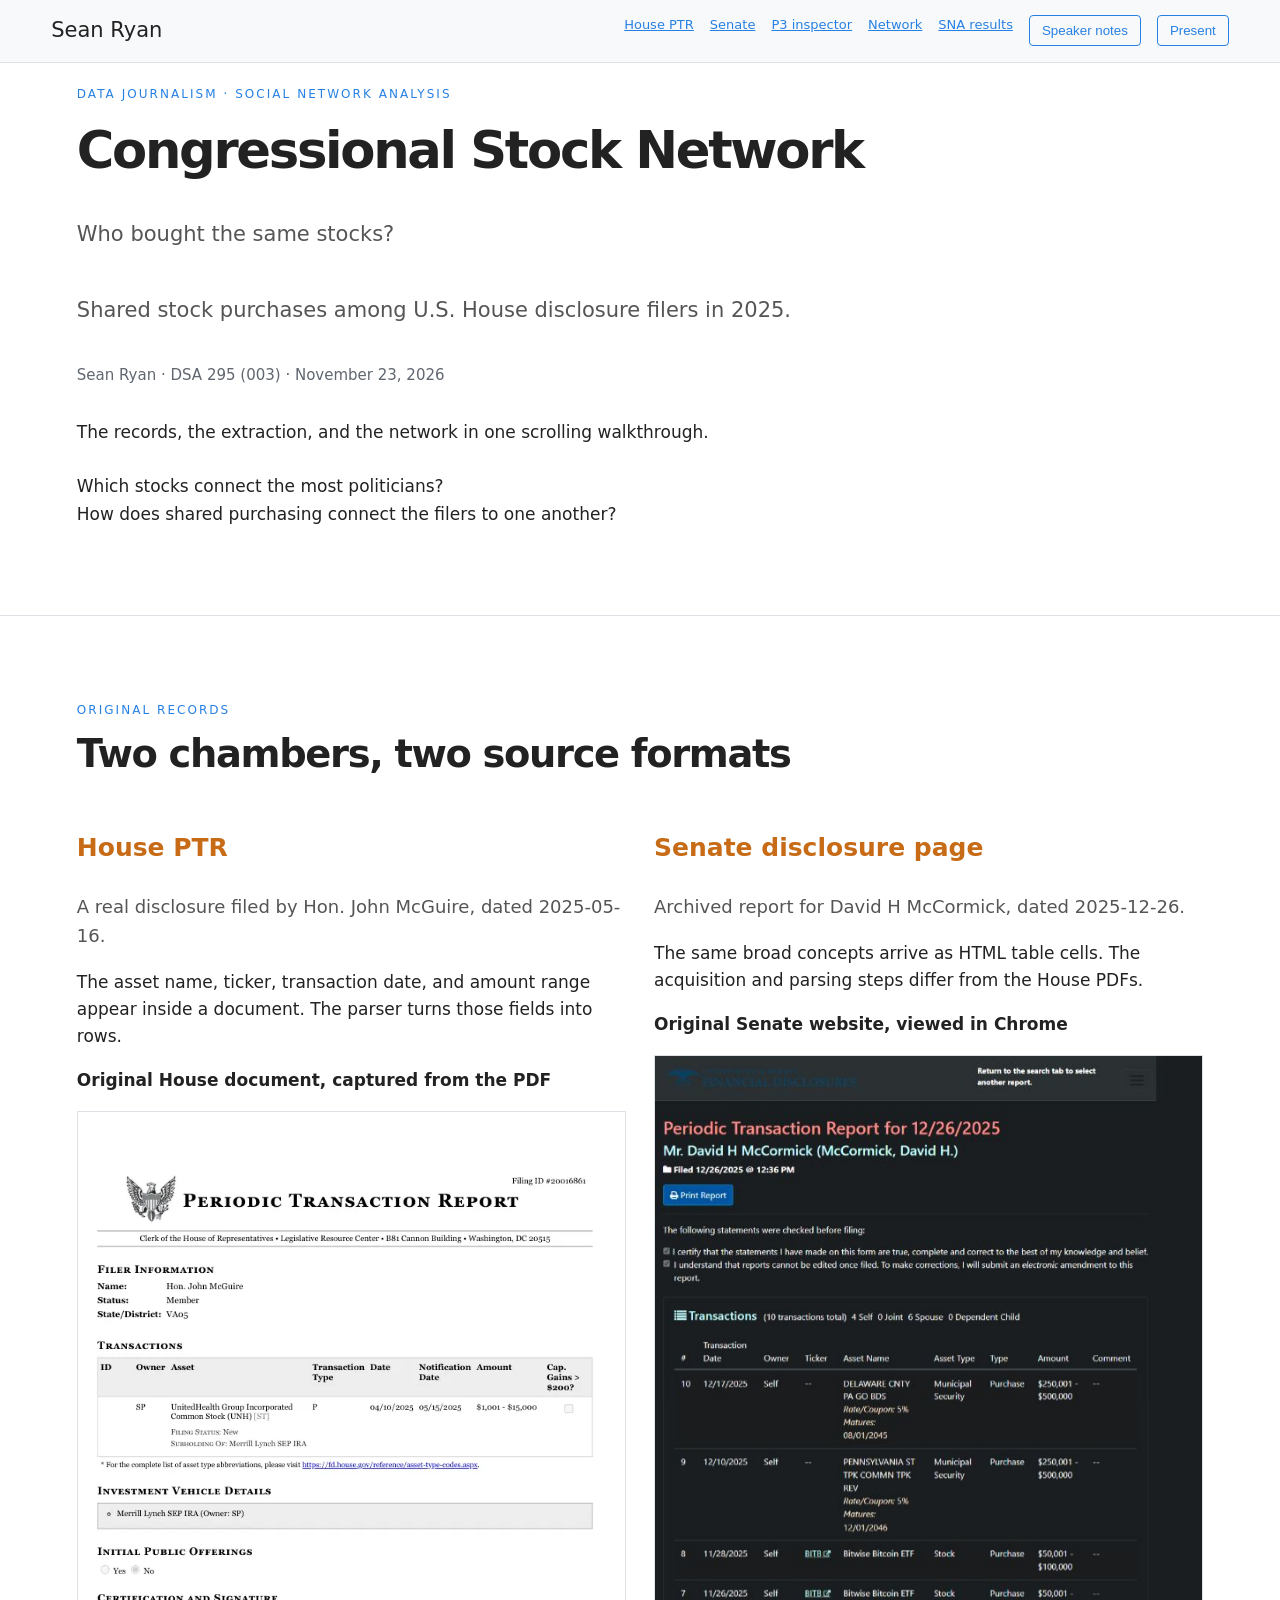
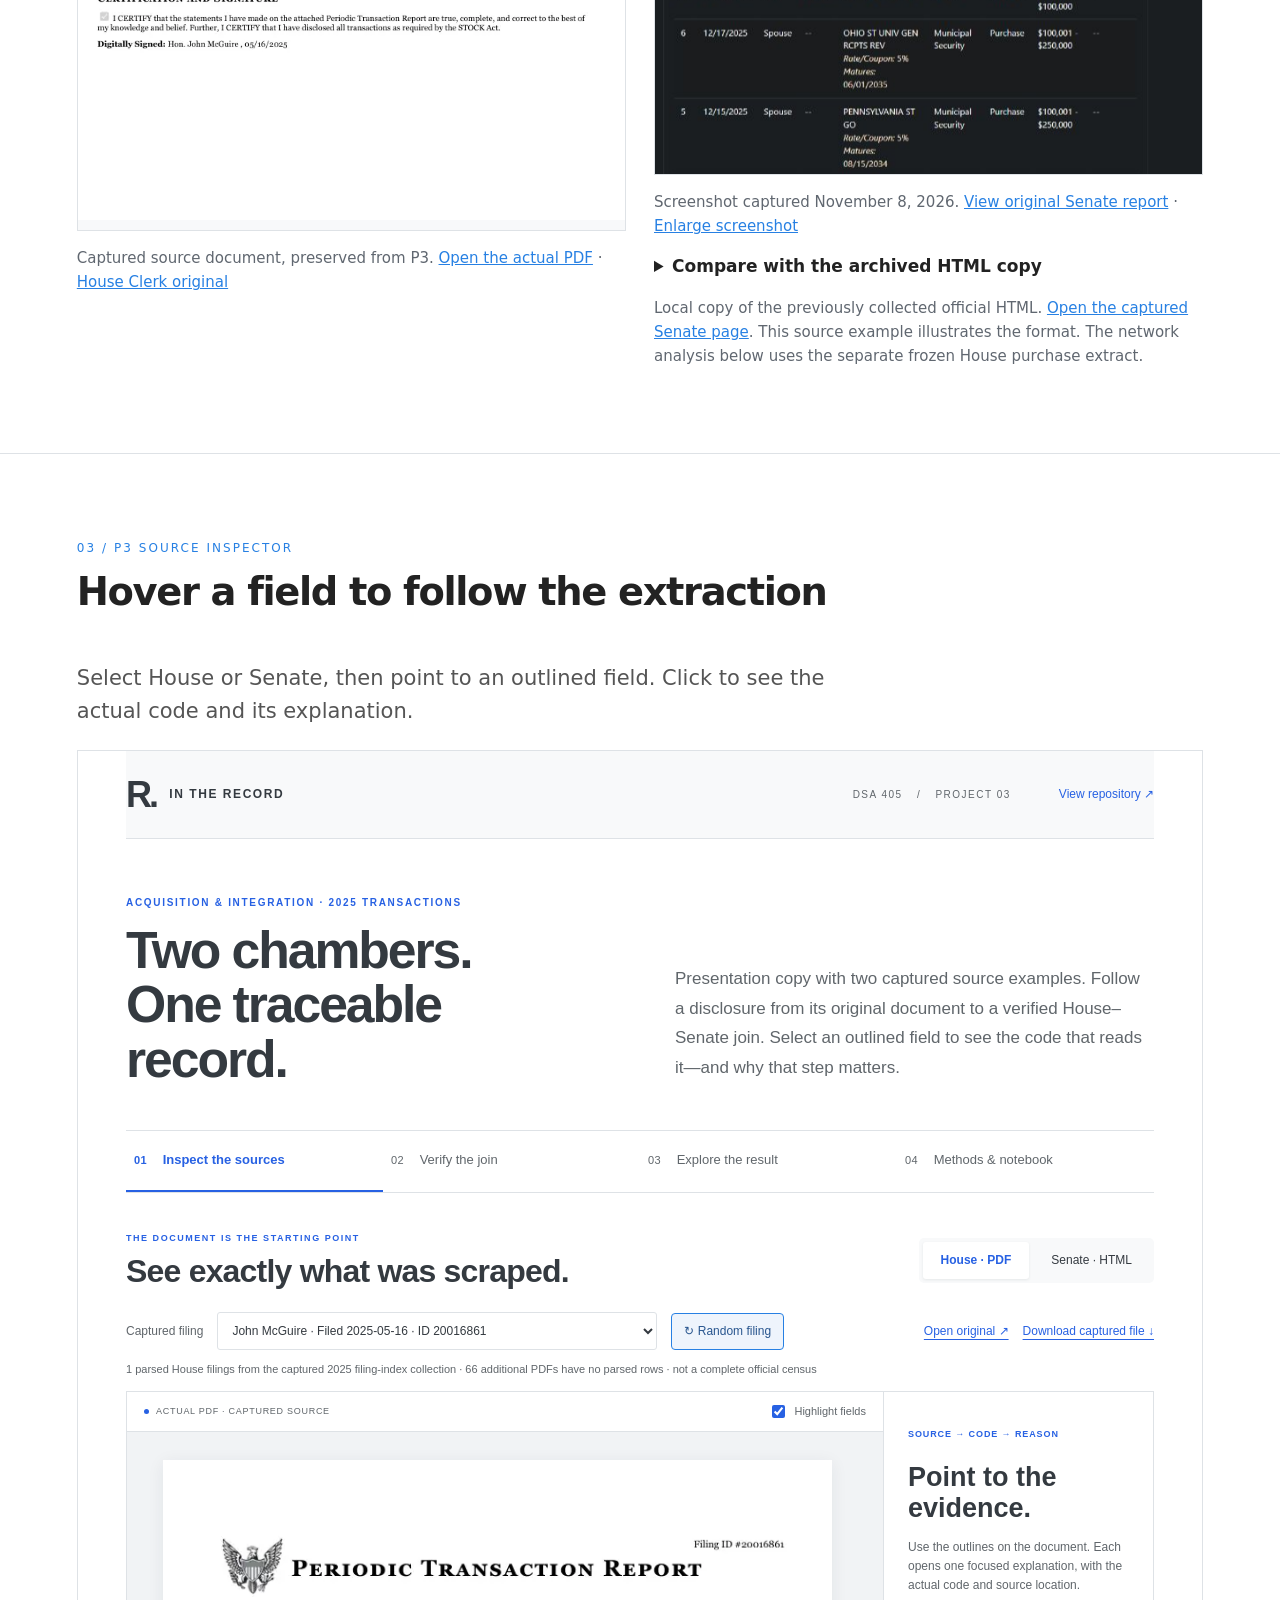
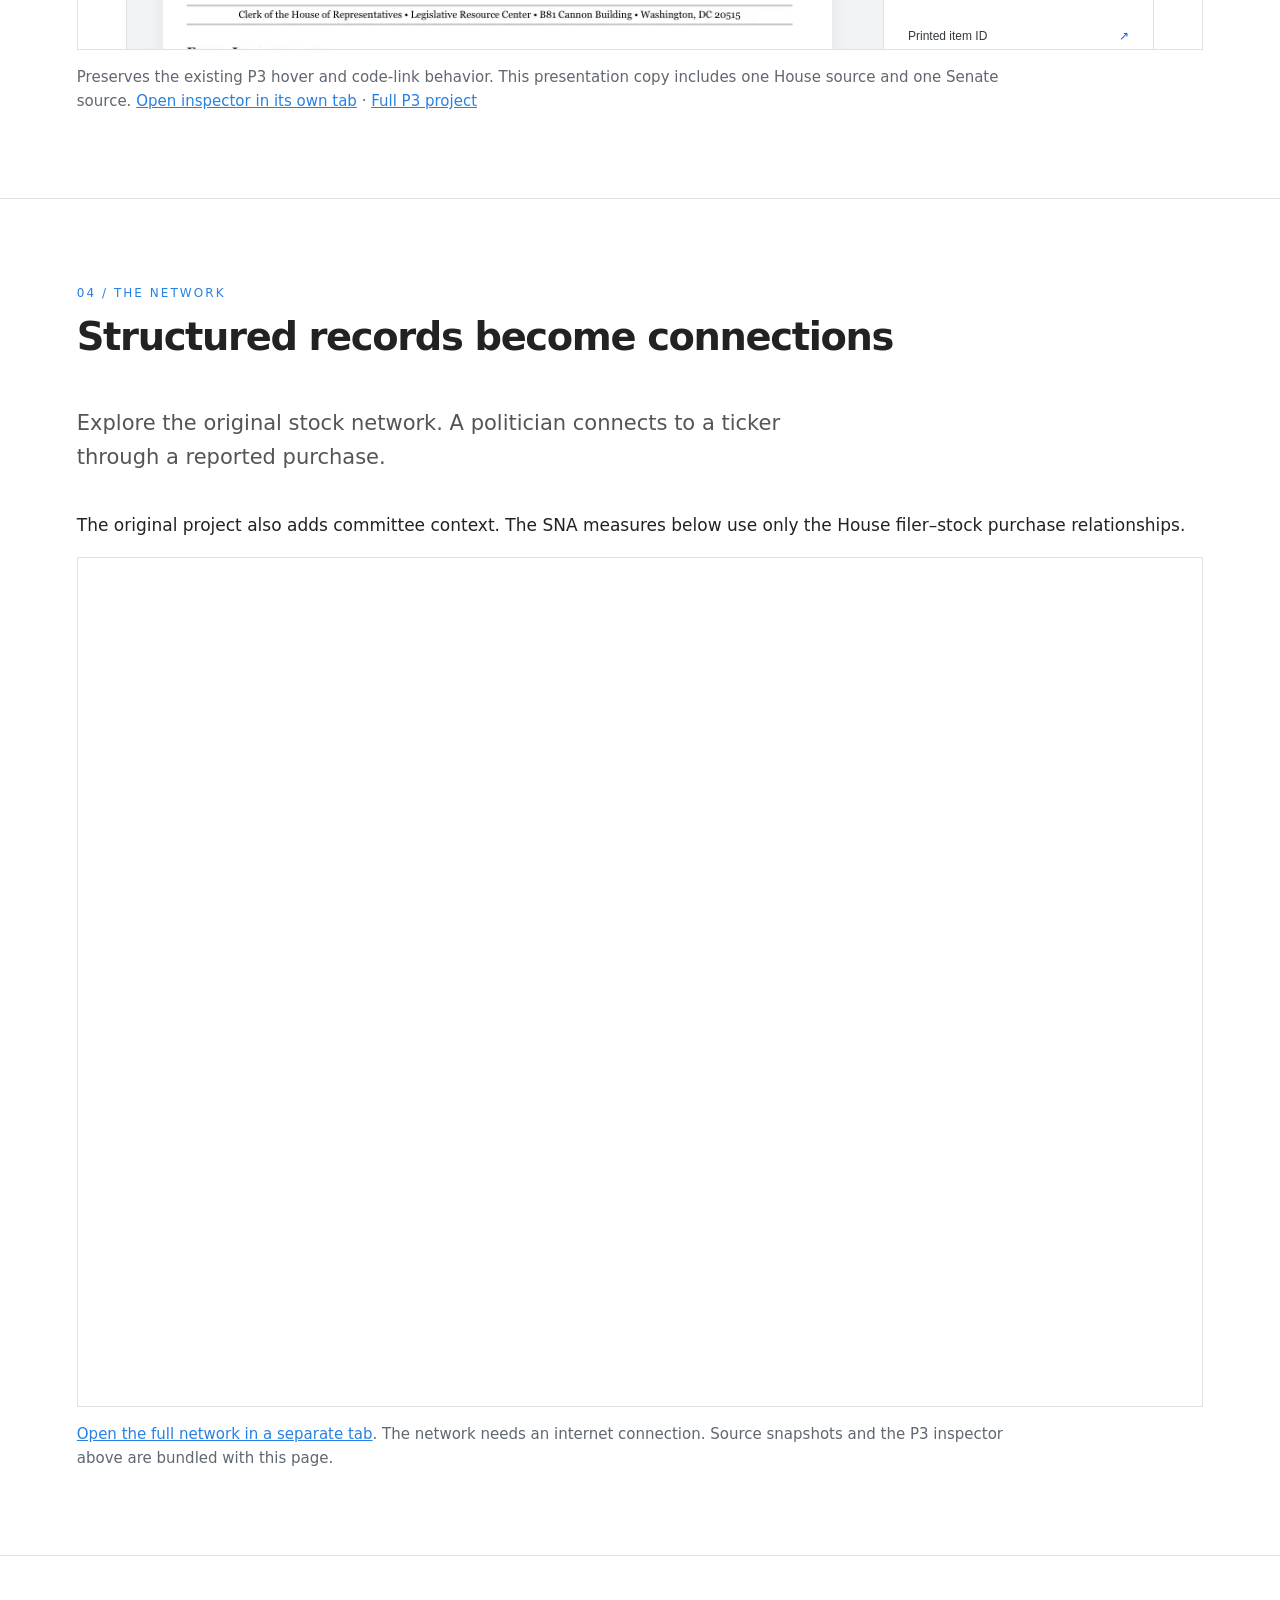
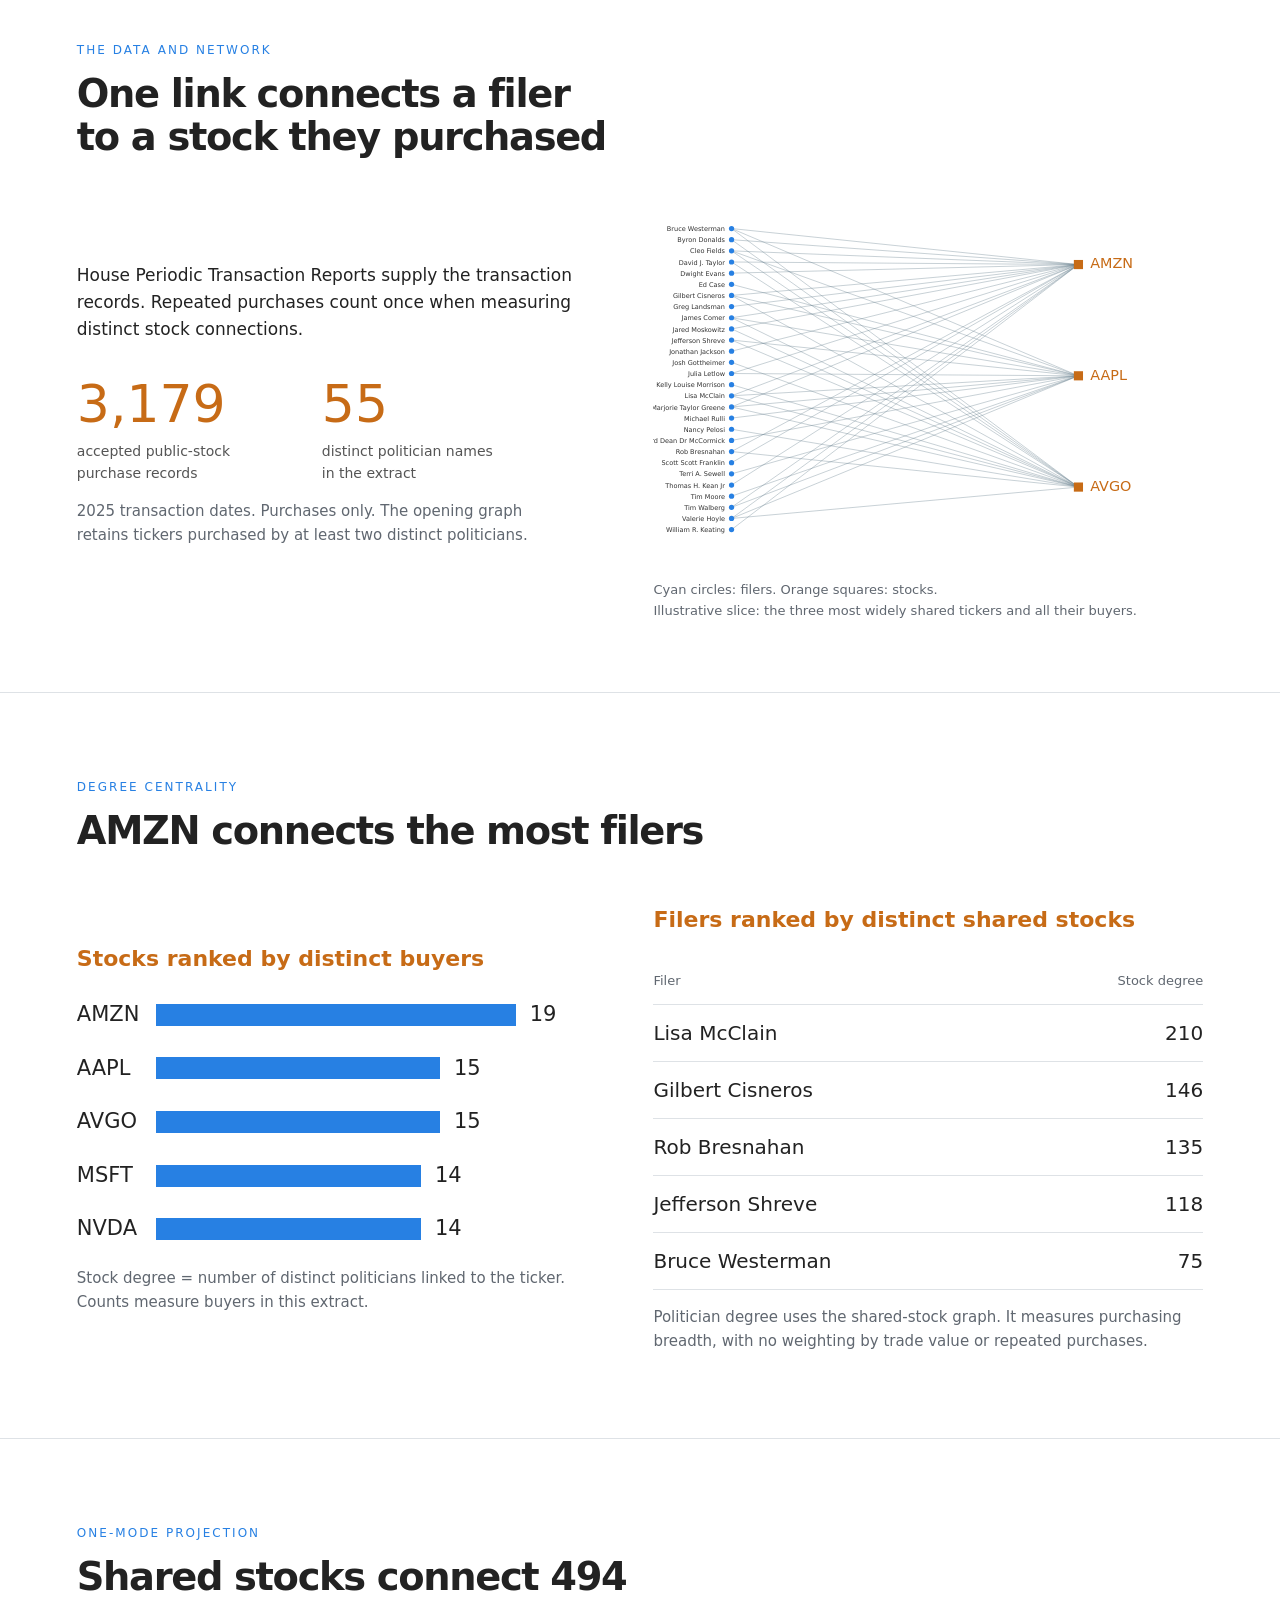
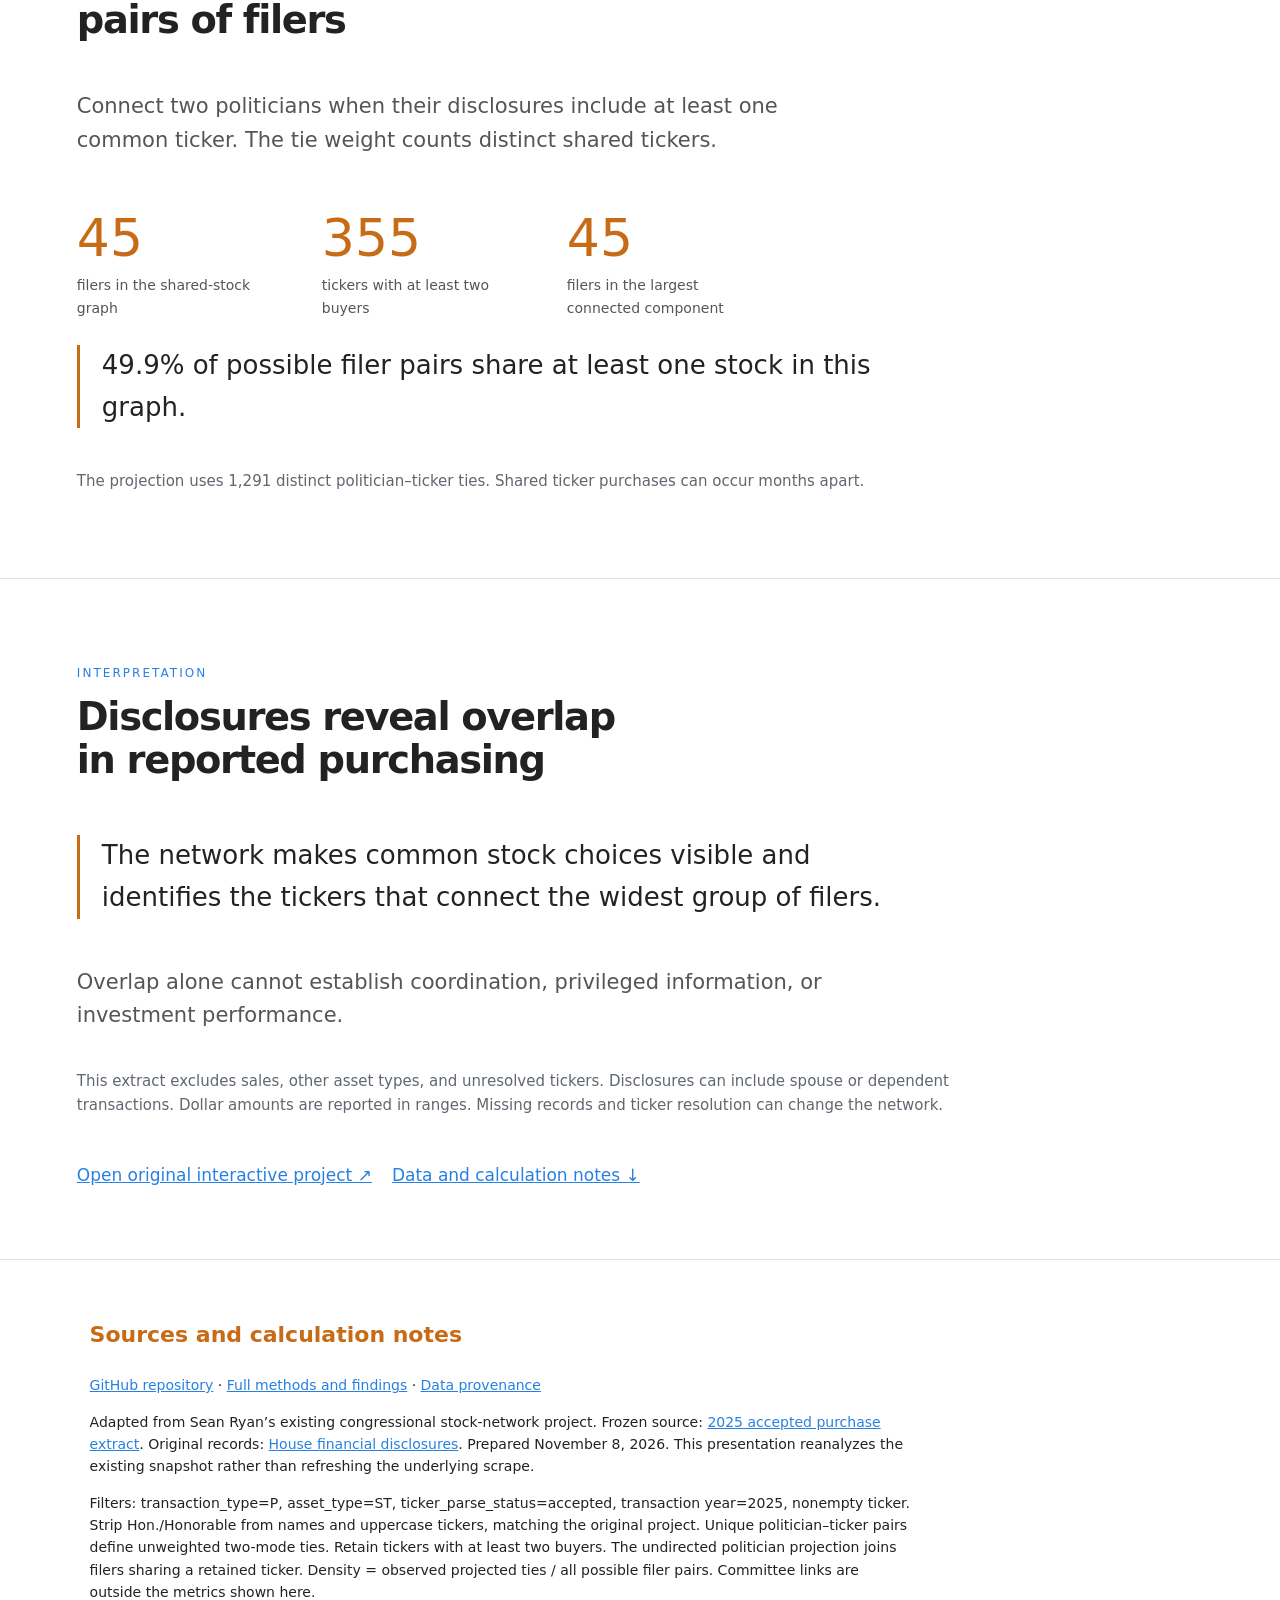
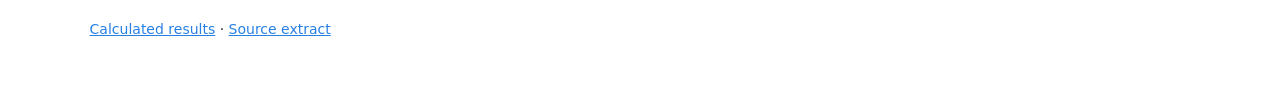
<file: index.html>
<!doctype html><html lang="en"><meta charset="utf-8"><meta name="viewport" content="width=device-width,initial-scale=1"><title>Who bought the same stocks? | Sean Ryan</title>
<style>*{box-sizing:border-box}html{scroll-behavior:smooth}body{margin:0;background:#ffffff;color:#222222;font:17px/1.6 "Source Sans Pro",system-ui,sans-serif}a{color:#2780e3}header{position:fixed;z-index:3;inset:0 0 auto;background:#f8f9faf5;border-bottom:1px solid #dee2e6;padding:14px 4vw;display:flex;justify-content:space-between;align-items:center;font-size:13px}nav{display:flex;gap:16px}button{border:1px solid #2780e3;background:transparent;color:#2780e3;border-radius:4px;padding:7px 12px;cursor:pointer}section{min-height:0;padding:85px max(6vw,calc((100vw - 1180px)/2)) 70px;display:flex;flex-direction:column;justify-content:center;border-bottom:1px solid #dee2e6;scroll-margin-top:40px;position:relative}h1{font-size:clamp(36px,4vw,56px);line-height:1.03;max-width:1000px;letter-spacing:-.045em;margin:20px 0}h2{font-size:clamp(28px,3vw,40px);line-height:1.12;letter-spacing:-.035em;margin:12px 0 28px;max-width:1000px}h3{font-size:22px;color:#c76b16}.eyebrow{text-transform:uppercase;letter-spacing:.17em;font-size:12px;color:#2780e3}.lede{font-size:21px;max-width:780px;color:#555555}.split{display:grid;grid-template-columns:1fr 1.1fr;gap:6vw;align-items:center}.number{font-size:52px;line-height:1;color:#c76b16}.stats{display:flex;gap:65px;margin-top:34px}.stats small{display:block;font-size:14px;max-width:180px;margin-top:10px;color:#555555}.sub{color:#606770;font-size:15px;max-width:950px}.bar{display:flex;align-items:center;gap:14px;margin:20px 0;font-size:21px}.bar span{width:65px}.bar i{height:22px;background:#2780e3}.bar b{font-weight:500}table{border-collapse:collapse;width:100%;font-size:20px}td,th{text-align:left;border-bottom:1px solid #dee2e6;padding:12px 0}td:last-child,th:last-child{text-align:right}th{font-size:13px;color:#606770;font-weight:400}.takeaway{font-size:26px;border-left:3px solid #c76b16;padding-left:22px;max-width:830px}.notes{display:none;background:#f2f6fa;padding:20px;margin-top:22px;font-size:17px;color:#333333}.show-notes .notes{display:block}.foot{position:absolute;bottom:24px;font-size:12px;color:#606770}.legend{font-size:13px;color:#606770}svg{width:100%;max-height:65vh}.present header nav a{display:none}.present section{height:100vh;min-height:100vh;overflow:auto}.present h1{font-size:clamp(44px,6vw,80px)}footer{padding:35px 7vw;font-size:14px}.source{max-width:1000px}.links{display:flex;gap:20px;flex-wrap:wrap;margin-top:30px}@media(max-width:800px){.split{grid-template-columns:1fr;gap:20px}header nav a{display:none}section{padding:100px 6vw 65px}.stats{gap:25px}.number{font-size:45px}svg{max-height:none}.lede{font-size:21px}}@media print{header,button,.notes{display:none!important}section{break-after:page;min-height:0;height:95vh;padding:30px}body{print-color-adjust:exact}footer{break-before:page}}.source-comparison{display:grid;grid-template-columns:minmax(0,1fr) minmax(0,1fr);gap:28px;align-items:start}.source-comparison article{min-width:0}.source-comparison .record,.source-comparison .demo{height:720px;max-height:720px}.source-comparison .lede{font-size:18px}.source-comparison h3{font-size:25px}.source-comparison .eyebrow{display:none}@media(max-width:850px){.source-comparison{grid-template-columns:1fr}}.record{max-height:780px;overflow:auto;border:1px solid #dee2e6;background:#f8f9fa}.demo{display:block;width:100%;height:780px;border:1px solid #dee2e6;background:white}.inspector{height:900px}.network{height:850px}section{scroll-margin-top:65px}.foot{display:none}nav{flex-wrap:wrap}@media(max-width:700px){.demo{height:650px}}@media print{iframe{display:none}}</style>
<header><a style="font-size:21px;text-decoration:none;color:inherit" href="https://strokeofluck.github.io/sean-data-portfolio/">Sean Ryan</a><nav><a href="#house-source">House PTR</a><a href="#senate-source">Senate</a><a href="#source-code">P3 inspector</a><a href="#network-demo">Network</a><a href="#results">SNA results</a><button id="notes">Speaker notes</button><button id="present">Present</button></nav></header>
<main><section id="question"><div class="eyebrow">Data journalism · Social network analysis</div><h1>Congressional Stock Network</h1><p class="lede">Who bought the same stocks?</p><p class="lede">Shared stock purchases among U.S. House disclosure filers in 2025.</p><p class="sub">Sean Ryan · DSA 295 (003) · November 23, 2026</p><p>The records, the extraction, and the network in one scrolling walkthrough.<br><br>Which stocks connect the most politicians?<br>How does shared purchasing connect the filers to one another?</p><div class="notes">0:00–0:35. My data-wrangling project turns congressional transaction disclosures into searchable records. For SNA, I use those records to ask which stocks connect the most politicians and how much their reported purchasing overlaps. This is a network of disclosed purchases across 2025, rather than evidence that people traded together.</div><div class="foot">01 / 05 · Research question</div></section>
<section id="source-records"><div class="eyebrow">Original records</div><h2>Two chambers, two source formats</h2><div class="source-comparison"><article id="house-source"><div class="eyebrow">01 / Original House record</div><h3>House PTR</h3><p class="lede">A real disclosure filed by Hon. John McGuire, dated 2025-05-16.</p><p>The asset name, ticker, transaction date, and amount range appear inside a document. The parser turns those fields into rows.</p><p><strong>Original House document, captured from the PDF</strong></p><div class="record"><img src="demos/p3/source/20016861.webp" alt="Actual captured House PTR for Hon. John McGuire" style="display:block;width:100%;max-width:800px;margin:auto"></div><p class="sub">Captured source document, preserved from P3. <a href="demos/data/raw/2025_pdfs/20016861.pdf" target="_blank">Open the actual PDF</a> · <a href="https://disclosures-clerk.house.gov/public_disc/ptr-pdfs/2025/20016861.pdf" target="_blank" rel="noopener">House Clerk original</a></p></article><article id="senate-source"><div class="eyebrow">02 / Original Senate record</div><h3>Senate disclosure page</h3><p class="lede">Archived report for David H McCormick, dated 2025-12-26.</p><p>The same broad concepts arrive as HTML table cells. The acquisition and parsing steps differ from the House PDFs.</p><p><strong>Original Senate website, viewed in Chrome</strong></p><div class="record"><a href="assets/senate-original-chrome.jpg" target="_blank" aria-label="Open full-size screenshot of the original Senate report"><img src="assets/senate-original-chrome.jpg" alt="Actual Chrome screenshot of David McCormick's December 26, 2025 report on the official Senate eFD website" style="display:block;width:100%;height:auto"></a></div><p class="sub">Screenshot captured November 8, 2026. <a href="https://efdsearch.senate.gov/search/view/ptr/e337e1b4-ff0a-4b83-8a58-1d25a81ea26f/" target="_blank" rel="noopener">View original Senate report</a> · <a href="assets/senate-original-chrome.jpg" target="_blank">Enlarge screenshot</a></p><details class="archive-comparison"><summary><strong>Compare with the archived HTML copy</strong></summary><p>The captured HTML preserves the report content, while its original website styles and images may be missing.</p><iframe class="demo" src="demos/data/raw/senate/html/e337e1b4-ff0a-4b83-8a58-1d25a81ea26f.html" title="Archived original Senate transaction report" sandbox="" loading="lazy"></iframe></details><p class="sub">Local copy of the previously collected official HTML. <a href="demos/data/raw/senate/html/e337e1b4-ff0a-4b83-8a58-1d25a81ea26f.html" target="_blank">Open the captured Senate page</a>. This source example illustrates the format. The network analysis below uses the separate frozen House purchase extract.</p></article></div></section>
<section id="source-code"><div class="eyebrow">03 / P3 source inspector</div><h2>Hover a field to follow the extraction</h2><p class="lede">Select House or Senate, then point to an outlined field. Click to see the actual code and its explanation.</p><iframe class="demo inspector" src="demos/p3/index.html#sources" title="P3 interactive disclosure source and code inspector" loading="lazy"></iframe><p class="sub">Preserves the existing P3 hover and code-link behavior. This presentation copy includes one House source and one Senate source. <a href="demos/p3/index.html#sources" target="_blank">Open inspector in its own tab</a> · <a href="https://strokeofluck.github.io/Data-Wrangling-and-Web-Scraping-P3/docs/#sources" target="_blank" rel="noopener">Full P3 project</a></p></section>
<section id="network-demo"><div class="eyebrow">04 / The network</div><h2>Structured records become connections</h2><p class="lede">Explore the original stock network. A politician connects to a ticker through a reported purchase.</p><p>The original project also adds committee context. The SNA measures below use only the House filer–stock purchase relationships.</p><iframe class="demo network" src="https://strokeofluck.github.io/congressional-stock-network-2025/" title="Original interactive congressional stock network" loading="lazy"></iframe><p class="sub"><a href="https://strokeofluck.github.io/congressional-stock-network-2025/" target="_blank" rel="noopener">Open the full network in a separate tab</a>. The network needs an internet connection. Source snapshots and the P3 inspector above are bundled with this page.</p></section><section id="data"><div class="eyebrow">The data and network</div><h2>One link connects a filer<br>to a stock they purchased</h2><div class="split"><div><p>House Periodic Transaction Reports supply the transaction records. Repeated purchases count once when measuring distinct stock connections.</p><div class="stats"><div><div class="number">3,179</div><small>accepted public-stock purchase records</small></div><div><div class="number">55</div><small>distinct politician names in the extract</small></div></div><p class="sub">2025 transaction dates. Purchases only. The opening graph retains tickers purchased by at least two distinct politicians.</p></div><div><svg viewBox="0 0 840 590" role="img" aria-label="Politicians connected to the three most widely shared stock tickers"><line x1="120" y1="65.0" x2="650" y2="120" stroke="#577182" stroke-opacity=".5"/><line x1="120" y1="65.0" x2="650" y2="290" stroke="#577182" stroke-opacity=".5"/><line x1="120" y1="65.0" x2="650" y2="460" stroke="#577182" stroke-opacity=".5"/><line x1="120" y1="82.03703703703704" x2="650" y2="120" stroke="#577182" stroke-opacity=".5"/><line x1="120" y1="82.03703703703704" x2="650" y2="460" stroke="#577182" stroke-opacity=".5"/><line x1="120" y1="99.07407407407408" x2="650" y2="120" stroke="#577182" stroke-opacity=".5"/><line x1="120" y1="99.07407407407408" x2="650" y2="290" stroke="#577182" stroke-opacity=".5"/><line x1="120" y1="99.07407407407408" x2="650" y2="460" stroke="#577182" stroke-opacity=".5"/><line x1="120" y1="116.11111111111111" x2="650" y2="120" stroke="#577182" stroke-opacity=".5"/><line x1="120" y1="116.11111111111111" x2="650" y2="460" stroke="#577182" stroke-opacity=".5"/><line x1="120" y1="133.14814814814815" x2="650" y2="120" stroke="#577182" stroke-opacity=".5"/><line x1="120" y1="150.1851851851852" x2="650" y2="290" stroke="#577182" stroke-opacity=".5"/><line x1="120" y1="167.22222222222223" x2="650" y2="120" stroke="#577182" stroke-opacity=".5"/><line x1="120" y1="167.22222222222223" x2="650" y2="290" stroke="#577182" stroke-opacity=".5"/><line x1="120" y1="167.22222222222223" x2="650" y2="460" stroke="#577182" stroke-opacity=".5"/><line x1="120" y1="184.25925925925924" x2="650" y2="120" stroke="#577182" stroke-opacity=".5"/><line x1="120" y1="201.2962962962963" x2="650" y2="120" stroke="#577182" stroke-opacity=".5"/><line x1="120" y1="201.2962962962963" x2="650" y2="290" stroke="#577182" stroke-opacity=".5"/><line x1="120" y1="201.2962962962963" x2="650" y2="460" stroke="#577182" stroke-opacity=".5"/><line x1="120" y1="218.33333333333334" x2="650" y2="120" stroke="#577182" stroke-opacity=".5"/><line x1="120" y1="218.33333333333334" x2="650" y2="460" stroke="#577182" stroke-opacity=".5"/><line x1="120" y1="235.37037037037038" x2="650" y2="290" stroke="#577182" stroke-opacity=".5"/><line x1="120" y1="235.37037037037038" x2="650" y2="460" stroke="#577182" stroke-opacity=".5"/><line x1="120" y1="252.40740740740742" x2="650" y2="120" stroke="#577182" stroke-opacity=".5"/><line x1="120" y1="269.44444444444446" x2="650" y2="460" stroke="#577182" stroke-opacity=".5"/><line x1="120" y1="286.4814814814815" x2="650" y2="120" stroke="#577182" stroke-opacity=".5"/><line x1="120" y1="286.4814814814815" x2="650" y2="290" stroke="#577182" stroke-opacity=".5"/><line x1="120" y1="303.5185185185185" x2="650" y2="460" stroke="#577182" stroke-opacity=".5"/><line x1="120" y1="320.55555555555554" x2="650" y2="120" stroke="#577182" stroke-opacity=".5"/><line x1="120" y1="320.55555555555554" x2="650" y2="290" stroke="#577182" stroke-opacity=".5"/><line x1="120" y1="320.55555555555554" x2="650" y2="460" stroke="#577182" stroke-opacity=".5"/><line x1="120" y1="337.5925925925926" x2="650" y2="120" stroke="#577182" stroke-opacity=".5"/><line x1="120" y1="337.5925925925926" x2="650" y2="290" stroke="#577182" stroke-opacity=".5"/><line x1="120" y1="337.5925925925926" x2="650" y2="460" stroke="#577182" stroke-opacity=".5"/><line x1="120" y1="354.6296296296296" x2="650" y2="290" stroke="#577182" stroke-opacity=".5"/><line x1="120" y1="371.6666666666667" x2="650" y2="460" stroke="#577182" stroke-opacity=".5"/><line x1="120" y1="388.7037037037037" x2="650" y2="290" stroke="#577182" stroke-opacity=".5"/><line x1="120" y1="405.74074074074076" x2="650" y2="120" stroke="#577182" stroke-opacity=".5"/><line x1="120" y1="405.74074074074076" x2="650" y2="460" stroke="#577182" stroke-opacity=".5"/><line x1="120" y1="422.77777777777777" x2="650" y2="120" stroke="#577182" stroke-opacity=".5"/><line x1="120" y1="439.81481481481484" x2="650" y2="290" stroke="#577182" stroke-opacity=".5"/><line x1="120" y1="456.85185185185185" x2="650" y2="120" stroke="#577182" stroke-opacity=".5"/><line x1="120" y1="473.8888888888889" x2="650" y2="290" stroke="#577182" stroke-opacity=".5"/><line x1="120" y1="490.9259259259259" x2="650" y2="120" stroke="#577182" stroke-opacity=".5"/><line x1="120" y1="490.9259259259259" x2="650" y2="290" stroke="#577182" stroke-opacity=".5"/><line x1="120" y1="507.962962962963" x2="650" y2="120" stroke="#577182" stroke-opacity=".5"/><line x1="120" y1="507.962962962963" x2="650" y2="290" stroke="#577182" stroke-opacity=".5"/><line x1="120" y1="507.962962962963" x2="650" y2="460" stroke="#577182" stroke-opacity=".5"/><line x1="120" y1="525.0" x2="650" y2="120" stroke="#577182" stroke-opacity=".5"/><circle cx="120" cy="65.0" r="4" fill="#2780e3"/><text x="110" y="69.0" text-anchor="end" fill="#333333" font-size="10">Bruce Westerman</text><circle cx="120" cy="82.03703703703704" r="4" fill="#2780e3"/><text x="110" y="86.03703703703704" text-anchor="end" fill="#333333" font-size="10">Byron Donalds</text><circle cx="120" cy="99.07407407407408" r="4" fill="#2780e3"/><text x="110" y="103.07407407407408" text-anchor="end" fill="#333333" font-size="10">Cleo Fields</text><circle cx="120" cy="116.11111111111111" r="4" fill="#2780e3"/><text x="110" y="120.11111111111111" text-anchor="end" fill="#333333" font-size="10">David J. Taylor</text><circle cx="120" cy="133.14814814814815" r="4" fill="#2780e3"/><text x="110" y="137.14814814814815" text-anchor="end" fill="#333333" font-size="10">Dwight Evans</text><circle cx="120" cy="150.1851851851852" r="4" fill="#2780e3"/><text x="110" y="154.1851851851852" text-anchor="end" fill="#333333" font-size="10">Ed Case</text><circle cx="120" cy="167.22222222222223" r="4" fill="#2780e3"/><text x="110" y="171.22222222222223" text-anchor="end" fill="#333333" font-size="10">Gilbert Cisneros</text><circle cx="120" cy="184.25925925925924" r="4" fill="#2780e3"/><text x="110" y="188.25925925925924" text-anchor="end" fill="#333333" font-size="10">Greg Landsman</text><circle cx="120" cy="201.2962962962963" r="4" fill="#2780e3"/><text x="110" y="205.2962962962963" text-anchor="end" fill="#333333" font-size="10">James Comer</text><circle cx="120" cy="218.33333333333334" r="4" fill="#2780e3"/><text x="110" y="222.33333333333334" text-anchor="end" fill="#333333" font-size="10">Jared Moskowitz</text><circle cx="120" cy="235.37037037037038" r="4" fill="#2780e3"/><text x="110" y="239.37037037037038" text-anchor="end" fill="#333333" font-size="10">Jefferson Shreve</text><circle cx="120" cy="252.40740740740742" r="4" fill="#2780e3"/><text x="110" y="256.4074074074074" text-anchor="end" fill="#333333" font-size="10">Jonathan Jackson</text><circle cx="120" cy="269.44444444444446" r="4" fill="#2780e3"/><text x="110" y="273.44444444444446" text-anchor="end" fill="#333333" font-size="10">Josh Gottheimer</text><circle cx="120" cy="286.4814814814815" r="4" fill="#2780e3"/><text x="110" y="290.4814814814815" text-anchor="end" fill="#333333" font-size="10">Julia Letlow</text><circle cx="120" cy="303.5185185185185" r="4" fill="#2780e3"/><text x="110" y="307.5185185185185" text-anchor="end" fill="#333333" font-size="10">Kelly Louise Morrison</text><circle cx="120" cy="320.55555555555554" r="4" fill="#2780e3"/><text x="110" y="324.55555555555554" text-anchor="end" fill="#333333" font-size="10">Lisa McClain</text><circle cx="120" cy="337.5925925925926" r="4" fill="#2780e3"/><text x="110" y="341.5925925925926" text-anchor="end" fill="#333333" font-size="10">Marjorie Taylor Greene</text><circle cx="120" cy="354.6296296296296" r="4" fill="#2780e3"/><text x="110" y="358.6296296296296" text-anchor="end" fill="#333333" font-size="10">Michael Rulli</text><circle cx="120" cy="371.6666666666667" r="4" fill="#2780e3"/><text x="110" y="375.6666666666667" text-anchor="end" fill="#333333" font-size="10">Nancy Pelosi</text><circle cx="120" cy="388.7037037037037" r="4" fill="#2780e3"/><text x="110" y="392.7037037037037" text-anchor="end" fill="#333333" font-size="10">Richard Dean Dr McCormick</text><circle cx="120" cy="405.74074074074076" r="4" fill="#2780e3"/><text x="110" y="409.74074074074076" text-anchor="end" fill="#333333" font-size="10">Rob Bresnahan</text><circle cx="120" cy="422.77777777777777" r="4" fill="#2780e3"/><text x="110" y="426.77777777777777" text-anchor="end" fill="#333333" font-size="10">Scott Scott Franklin</text><circle cx="120" cy="439.81481481481484" r="4" fill="#2780e3"/><text x="110" y="443.81481481481484" text-anchor="end" fill="#333333" font-size="10">Terri A. Sewell</text><circle cx="120" cy="456.85185185185185" r="4" fill="#2780e3"/><text x="110" y="460.85185185185185" text-anchor="end" fill="#333333" font-size="10">Thomas H. Kean Jr</text><circle cx="120" cy="473.8888888888889" r="4" fill="#2780e3"/><text x="110" y="477.8888888888889" text-anchor="end" fill="#333333" font-size="10">Tim Moore</text><circle cx="120" cy="490.9259259259259" r="4" fill="#2780e3"/><text x="110" y="494.9259259259259" text-anchor="end" fill="#333333" font-size="10">Tim Walberg</text><circle cx="120" cy="507.962962962963" r="4" fill="#2780e3"/><text x="110" y="511.962962962963" text-anchor="end" fill="#333333" font-size="10">Valerie Hoyle</text><circle cx="120" cy="525.0" r="4" fill="#2780e3"/><text x="110" y="529.0" text-anchor="end" fill="#333333" font-size="10">William R. Keating</text><rect x="643" y="113" width="14" height="14" fill="#c76b16"/><text x="668" y="126" fill="#c76b16" font-size="22">AMZN</text><rect x="643" y="283" width="14" height="14" fill="#c76b16"/><text x="668" y="296" fill="#c76b16" font-size="22">AAPL</text><rect x="643" y="453" width="14" height="14" fill="#c76b16"/><text x="668" y="466" fill="#c76b16" font-size="22">AVGO</text></svg><div class="legend">Cyan circles: filers. Orange squares: stocks.<br>Illustrative slice: the three most widely shared tickers and all their buyers.</div></div></div><div class="notes">0:35–1:20. The frozen extract contains 3,179 accepted purchase records. The two node types are politicians and stock tickers. A link means that a disclosure reports at least one purchase of that ticker. A spouse or dependent transaction can appear under the filer. The graph slice shows the most widely shared stocks, while the metrics use the full eligible graph.</div><div class="foot">02 / 05 · Two-mode network</div></section>
<section id="results"><div class="eyebrow">Degree centrality</div><h2>AMZN connects the most filers</h2><div class="split"><div><h3>Stocks ranked by distinct buyers</h3><div class="bar"><span>AMZN</span><i style="width:72.0%"></i><b>19</b></div><div class="bar"><span>AAPL</span><i style="width:56.8421052631579%"></i><b>15</b></div><div class="bar"><span>AVGO</span><i style="width:56.8421052631579%"></i><b>15</b></div><div class="bar"><span>MSFT</span><i style="width:53.05263157894736%"></i><b>14</b></div><div class="bar"><span>NVDA</span><i style="width:53.05263157894736%"></i><b>14</b></div><p class="sub">Stock degree = number of distinct politicians linked to the ticker. Counts measure buyers in this extract.</p></div><div><h3>Filers ranked by distinct shared stocks</h3><table><thead><tr><th>Filer</th><th>Stock degree</th></tr></thead><tbody><tr><td>Lisa McClain</td><td>210</td></tr><tr><td>Gilbert Cisneros</td><td>146</td></tr><tr><td>Rob Bresnahan</td><td>135</td></tr><tr><td>Jefferson Shreve</td><td>118</td></tr><tr><td>Bruce Westerman</td><td>75</td></tr></tbody></table><p class="sub">Politician degree uses the shared-stock graph. It measures purchasing breadth, with no weighting by trade value or repeated purchases.</p></div></div><div class="notes">1:20–2:10. AMZN has the highest stock degree, linking 19 filers. The table on the right answers a different question: which filers bought the broadest set of stocks that at least one other politician also bought. Degree here is a count of distinct neighbors. It does not measure investment returns, influence, or wrongdoing.</div><div class="foot">03 / 05 · Calculated from the frozen extract</div></section>
<section id="projection"><div class="eyebrow">One-mode projection</div><h2>Shared stocks connect 494<br>pairs of filers</h2><p class="lede">Connect two politicians when their disclosures include at least one common ticker. The tie weight counts distinct shared tickers.</p><div class="stats"><div><div class="number">45</div><small>filers in the shared-stock graph</small></div><div><div class="number">355</div><small>tickers with at least two buyers</small></div><div><div class="number">45</div><small>filers in the largest connected component</small></div></div><p class="takeaway">49.9% of possible filer pairs share at least one stock in this graph.</p><p class="sub">The projection uses 1,291 distinct politician–ticker ties. Shared ticker purchases can occur months apart.</p><div class="notes">2:10–3:00. The projection keeps only politicians. A tie joins any pair with a shared purchased stock. Its weight is the number of distinct common tickers. There are 494 such pairs among 45 filers. The largest connected component contains 45 filers. Popular stocks can create many projected ties, so connectivity by itself should not be interpreted as a personal relationship.</div><div class="foot">04 / 05 · Shared-stock projection</div></section>
<section id="meaning"><div class="eyebrow">Interpretation</div><h2>Disclosures reveal overlap<br>in reported purchasing</h2><p class="takeaway">The network makes common stock choices visible and identifies the tickers that connect the widest group of filers.</p><p class="lede">Overlap alone cannot establish coordination, privileged information, or investment performance.</p><p class="sub">This extract excludes sales, other asset types, and unresolved tickers. Disclosures can include spouse or dependent transactions. Dollar amounts are reported in ranges. Missing records and ticker resolution can change the network.</p><div class="links"><a href="https://strokeofluck.github.io/congressional-stock-network-2025/" target="_blank" rel="noopener">Open original interactive project ↗</a><a href="#sources">Data and calculation notes ↓</a></div><div class="notes">3:00–3:40. The useful finding is descriptive: we can see which tickers connect the widest group of filers and how those purchases form an overlapping network. That creates a starting point for further reporting. A stronger investigation would compare purchase timing, household ownership, market popularity, and committee context before making claims about why any overlap occurs.</div><div class="foot">05 / 05 · Takeaway and limitations</div></section></main>
<footer id="sources" class="source"><h3>Sources and calculation notes</h3><p><a href="https://github.com/Strokeofluck/congressional-stock-network-sna">GitHub repository</a> · <a href="https://github.com/Strokeofluck/congressional-stock-network-sna/blob/main/METHODS.md">Full methods and findings</a> · <a href="https://github.com/Strokeofluck/congressional-stock-network-sna/blob/main/DATA_PROVENANCE.md">Data provenance</a></p><p>Adapted from Sean Ryan’s existing congressional stock-network project. Frozen source: <a href="https://github.com/Strokeofluck/congressional-stock-network-2025/blob/main/PTR_transactions_2025_ACCEPTED_STOCK_PURCHASES.csv">2025 accepted purchase extract</a>. Original records: <a href="https://disclosures-clerk.house.gov/">House financial disclosures</a>. Prepared November 8, 2026. This presentation reanalyzes the existing snapshot rather than refreshing the underlying scrape.</p><p>Filters: transaction_type=P, asset_type=ST, ticker_parse_status=accepted, transaction year=2025, nonempty ticker. Strip Hon./Honorable from names and uppercase tickers, matching the original project. Unique politician–ticker pairs define unweighted two-mode ties. Retain tickers with at least two buyers. The undirected politician projection joins filers sharing a retained ticker. Density = observed projected ties / all possible filer pairs. Committee links are outside the metrics shown here.</p><p><a href="analysis.json">Calculated results</a> · <a href="purchase-data.csv">Source extract</a></p></footer>
<script>const sections=[...document.querySelectorAll('main section')];document.querySelector('#notes').onclick=()=>document.body.classList.toggle('show-notes');document.querySelector('#present').onclick=()=>{document.body.classList.toggle('present');document.querySelector('#question').scrollIntoView()};document.addEventListener('keydown',e=>{if(['ArrowRight','ArrowLeft','PageDown','PageUp'].includes(e.key)){e.preventDefault();let i=sections.reduce((best,s,j)=>Math.abs(s.getBoundingClientRect().top)<Math.abs(sections[best].getBoundingClientRect().top)?j:best,0);sections[Math.max(0,Math.min(sections.length-1,i+(['ArrowRight','PageDown'].includes(e.key)?1:-1)))].scrollIntoView()}if(e.key==='n')document.body.classList.toggle('show-notes');if(e.key==='Escape')document.body.classList.remove('present')});</script></html>
</file>
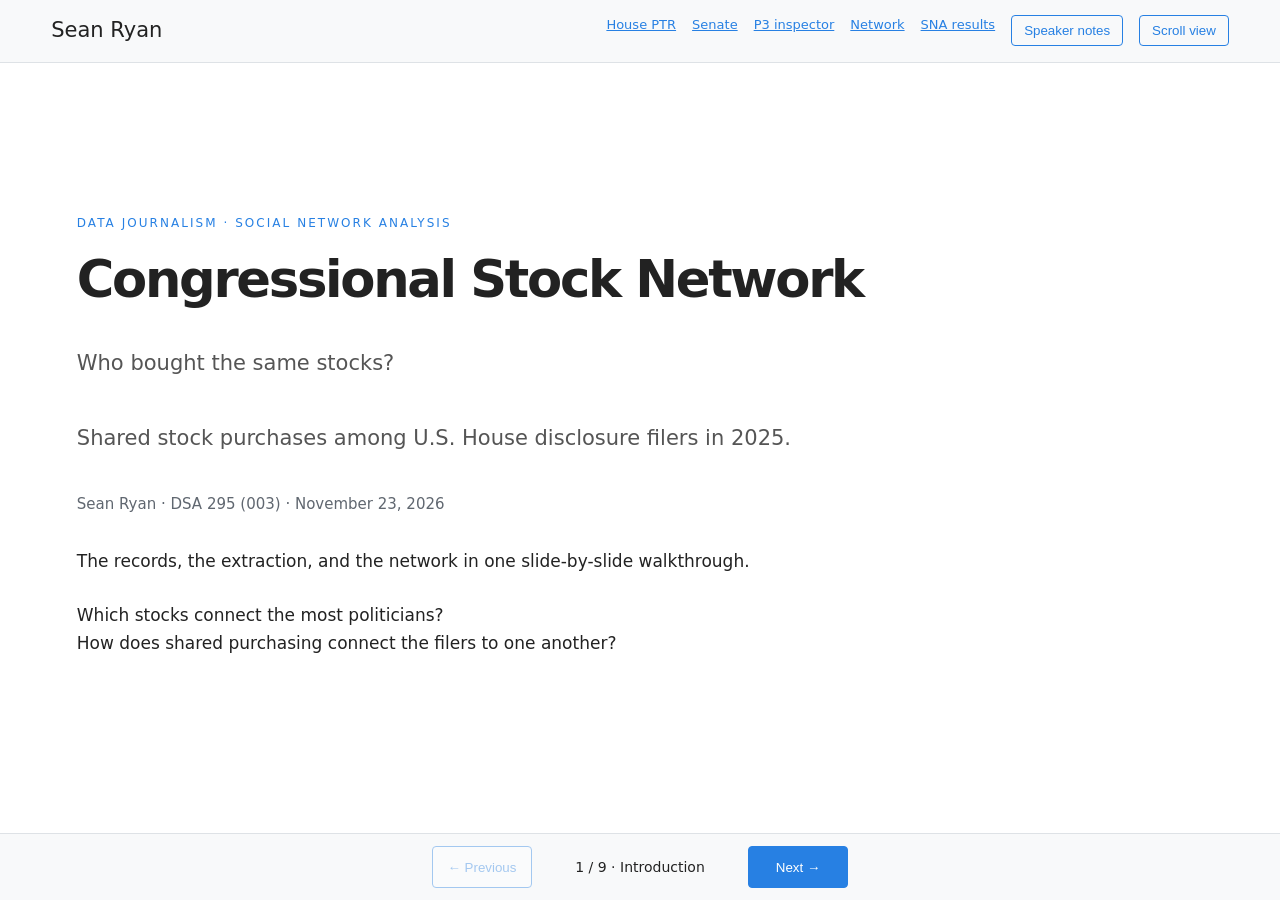
<file: site/index.html>
<!doctype html><html lang="en"><meta charset="utf-8"><meta name="viewport" content="width=device-width,initial-scale=1"><title>Who bought the same stocks? | Sean Ryan</title>
<style>*{box-sizing:border-box}html{scroll-behavior:smooth}body{margin:0;background:#ffffff;color:#222222;font:17px/1.6 "Source Sans Pro",system-ui,sans-serif}a{color:#2780e3}header{position:fixed;z-index:3;inset:0 0 auto;background:#f8f9faf5;border-bottom:1px solid #dee2e6;padding:14px 4vw;display:flex;justify-content:space-between;align-items:center;font-size:13px}nav{display:flex;gap:16px}button{border:1px solid #2780e3;background:transparent;color:#2780e3;border-radius:4px;padding:7px 12px;cursor:pointer}section{min-height:0;padding:85px max(6vw,calc((100vw - 1180px)/2)) 70px;display:flex;flex-direction:column;justify-content:center;border-bottom:1px solid #dee2e6;scroll-margin-top:40px;position:relative}h1{font-size:clamp(36px,4vw,56px);line-height:1.03;max-width:1000px;letter-spacing:-.045em;margin:20px 0}h2{font-size:clamp(28px,3vw,40px);line-height:1.12;letter-spacing:-.035em;margin:12px 0 28px;max-width:1000px}h3{font-size:22px;color:#c76b16}.eyebrow{text-transform:uppercase;letter-spacing:.17em;font-size:12px;color:#2780e3}.lede{font-size:21px;max-width:780px;color:#555555}.split{display:grid;grid-template-columns:1fr 1.1fr;gap:6vw;align-items:center}.number{font-size:52px;line-height:1;color:#c76b16}.stats{display:flex;gap:65px;margin-top:34px}.stats small{display:block;font-size:14px;max-width:180px;margin-top:10px;color:#555555}.sub{color:#606770;font-size:15px;max-width:950px}.bar{display:flex;align-items:center;gap:14px;margin:20px 0;font-size:21px}.bar span{width:65px}.bar i{height:22px;background:#2780e3}.bar b{font-weight:500}table{border-collapse:collapse;width:100%;font-size:20px}td,th{text-align:left;border-bottom:1px solid #dee2e6;padding:12px 0}td:last-child,th:last-child{text-align:right}th{font-size:13px;color:#606770;font-weight:400}.takeaway{font-size:26px;border-left:3px solid #c76b16;padding-left:22px;max-width:830px}.notes{display:none;background:#f2f6fa;padding:20px;margin-top:22px;font-size:17px;color:#333333}.show-notes .notes{display:block}.foot{position:absolute;bottom:24px;font-size:12px;color:#606770}.legend{font-size:13px;color:#606770}svg{width:100%;max-height:65vh}.present header nav a{display:none}.present section{height:100vh;min-height:100vh;overflow:auto}.present h1{font-size:clamp(44px,6vw,80px)}footer{padding:35px 7vw;font-size:14px}.source{max-width:1000px}.links{display:flex;gap:20px;flex-wrap:wrap;margin-top:30px}@media(max-width:800px){.split{grid-template-columns:1fr;gap:20px}header nav a{display:none}section{padding:100px 6vw 65px}.stats{gap:25px}.number{font-size:45px}svg{max-height:none}.lede{font-size:21px}}@media print{header,button,.notes{display:none!important}section{break-after:page;min-height:0;height:95vh;padding:30px}body{print-color-adjust:exact}footer{break-before:page}}.source-comparison{display:grid;grid-template-columns:minmax(0,1fr) minmax(0,1fr);gap:28px;align-items:start}.source-comparison article{min-width:0}.source-comparison .record,.source-comparison .demo{height:720px;max-height:720px}.source-comparison .lede{font-size:18px}.source-comparison h3{font-size:25px}.source-comparison .eyebrow{display:none}@media(max-width:850px){.source-comparison{grid-template-columns:1fr}}.record{max-height:780px;overflow:auto;border:1px solid #dee2e6;background:#f8f9fa}.demo{display:block;width:100%;height:780px;border:1px solid #dee2e6;background:white}.inspector{height:900px}.network{height:850px}section{scroll-margin-top:65px}.foot{display:none}nav{flex-wrap:wrap}@media(max-width:700px){.demo{height:650px}}@media print{iframe{display:none}}</style><link rel="stylesheet" href="assets/source-inspector.css">
<header><a style="font-size:21px;text-decoration:none;color:inherit" href="https://strokeofluck.github.io/sean-data-portfolio/">Sean Ryan</a><nav><a href="#house-source">House PTR</a><a href="#senate-source">Senate</a><a href="#source-code">P3 inspector</a><a href="#network-demo">Network</a><a href="#results">SNA results</a><button id="notes">Speaker notes</button><button id="present">Present</button></nav></header>
<main><section id="question"><div class="eyebrow">Data journalism · Social network analysis</div><h1>Congressional Stock Network</h1><p class="lede">Who bought the same stocks?</p><p class="lede">Shared stock purchases among U.S. House disclosure filers in 2025.</p><p class="sub">Sean Ryan · DSA 295 (003) · November 23, 2026</p><p>The records, the extraction, and the network in one slide-by-slide walkthrough.<br><br>Which stocks connect the most politicians?<br>How does shared purchasing connect the filers to one another?</p><div class="notes">0:00–0:35. My data-wrangling project turns congressional transaction disclosures into searchable records. For SNA, I use those records to ask which stocks connect the most politicians and how much their reported purchasing overlaps. This is a network of disclosed purchases across 2025, rather than evidence that people traded together.</div><div class="foot">01 / 05 · Research question</div></section>
<section id="source-records"><div class="eyebrow">Original records</div><h2>Two chambers, two source formats</h2><div class="source-comparison"><article id="house-source"><div class="eyebrow">01 / Original House record</div><h3>House PTR</h3><p class="lede">A real disclosure filed by Hon. John McGuire, dated 2025-05-16.</p><p>The asset name, ticker, transaction date, and amount range appear inside a document. The parser turns those fields into rows.</p><p><strong>Original House document, captured from the PDF</strong></p><div class="record"><img src="demos/p3/source/20016861.webp" alt="Actual captured House PTR for Hon. John McGuire" style="display:block;width:100%;max-width:800px;margin:auto"></div><p class="sub">Captured source document, preserved from P3. <a href="demos/data/raw/2025_pdfs/20016861.pdf" target="_blank">Open the actual PDF</a> · <a href="https://disclosures-clerk.house.gov/public_disc/ptr-pdfs/2025/20016861.pdf" target="_blank" rel="noopener">House Clerk original</a></p></article><article id="senate-source"><div class="eyebrow">02 / Original Senate record</div><h3>Senate disclosure page</h3><p class="lede">Archived report for David H McCormick, dated 2025-12-26.</p><p>The same broad concepts arrive as HTML table cells. The acquisition and parsing steps differ from the House PDFs.</p><p><strong>Original Senate website, viewed in Chrome</strong></p><div class="record"><a href="assets/senate-original-chrome.jpg" target="_blank" aria-label="Open full-size screenshot of the original Senate report"><img src="assets/senate-original-chrome.jpg" alt="Actual Chrome screenshot of David McCormick's December 26, 2025 report on the official Senate eFD website" style="display:block;width:100%;height:auto"></a></div><p class="sub">Screenshot captured November 8, 2026. <a href="https://efdsearch.senate.gov/search/view/ptr/e337e1b4-ff0a-4b83-8a58-1d25a81ea26f/" target="_blank" rel="noopener">View original Senate report</a> · <a href="assets/senate-original-chrome.jpg" target="_blank">Enlarge screenshot</a></p><details class="archive-comparison"><summary><strong>Compare with the archived HTML copy</strong></summary><p>The captured HTML preserves the report content, while its original website styles and images may be missing.</p><iframe class="demo" src="demos/data/raw/senate/html/e337e1b4-ff0a-4b83-8a58-1d25a81ea26f.html" title="Archived original Senate transaction report" sandbox="" loading="lazy"></iframe></details><p class="sub">Local copy of the previously collected official HTML. <a href="demos/data/raw/senate/html/e337e1b4-ff0a-4b83-8a58-1d25a81ea26f.html" target="_blank">Open the captured Senate page</a>. This source example illustrates the format. The network analysis below uses the separate frozen House purchase extract.</p></article></div></section>
<section id="source-code"><div class="eyebrow">03 / From source to structured data</div><h2>Follow a field into the code</h2><p class="lede">Choose House or Senate, then select a field. The original record and its explanation sit directly on this page.</p><div class="source-inspector"></div><p class="sub"><a href="https://strokeofluck.github.io/Data-Wrangling-and-Web-Scraping-P3/docs/#sources" target="_blank" rel="noopener">Open the complete P3 inspector ↗</a></p></section>
<section id="network-demo"><div class="eyebrow">04 / The network</div><h2>Structured records become connections</h2><p class="lede">Explore the original stock network. A politician connects to a ticker through a reported purchase.</p><p>The original project also adds committee context. The SNA measures below use only the House filer–stock purchase relationships.</p><iframe class="demo network" src="https://strokeofluck.github.io/congressional-stock-network-2025/" title="Original interactive congressional stock network" loading="lazy"></iframe><p class="sub"><a href="https://strokeofluck.github.io/congressional-stock-network-2025/" target="_blank" rel="noopener">Open the full network in a separate tab</a>. The network needs an internet connection. Source snapshots and the P3 inspector above are bundled with this page.</p></section><section id="data"><div class="eyebrow">The data and network</div><h2>One link connects a filer<br>to a stock they purchased</h2><div class="split"><div><p>House Periodic Transaction Reports supply the transaction records. Repeated purchases count once when measuring distinct stock connections.</p><div class="stats"><div><div class="number">3,179</div><small>accepted public-stock purchase records</small></div><div><div class="number">55</div><small>distinct politician names in the extract</small></div></div><p class="sub">2025 transaction dates. Purchases only. The opening graph retains tickers purchased by at least two distinct politicians.</p></div><div><svg viewBox="0 0 840 590" role="img" aria-label="Politicians connected to the three most widely shared stock tickers"><line x1="120" y1="65.0" x2="650" y2="120" stroke="#577182" stroke-opacity=".5"/><line x1="120" y1="65.0" x2="650" y2="290" stroke="#577182" stroke-opacity=".5"/><line x1="120" y1="65.0" x2="650" y2="460" stroke="#577182" stroke-opacity=".5"/><line x1="120" y1="82.03703703703704" x2="650" y2="120" stroke="#577182" stroke-opacity=".5"/><line x1="120" y1="82.03703703703704" x2="650" y2="460" stroke="#577182" stroke-opacity=".5"/><line x1="120" y1="99.07407407407408" x2="650" y2="120" stroke="#577182" stroke-opacity=".5"/><line x1="120" y1="99.07407407407408" x2="650" y2="290" stroke="#577182" stroke-opacity=".5"/><line x1="120" y1="99.07407407407408" x2="650" y2="460" stroke="#577182" stroke-opacity=".5"/><line x1="120" y1="116.11111111111111" x2="650" y2="120" stroke="#577182" stroke-opacity=".5"/><line x1="120" y1="116.11111111111111" x2="650" y2="460" stroke="#577182" stroke-opacity=".5"/><line x1="120" y1="133.14814814814815" x2="650" y2="120" stroke="#577182" stroke-opacity=".5"/><line x1="120" y1="150.1851851851852" x2="650" y2="290" stroke="#577182" stroke-opacity=".5"/><line x1="120" y1="167.22222222222223" x2="650" y2="120" stroke="#577182" stroke-opacity=".5"/><line x1="120" y1="167.22222222222223" x2="650" y2="290" stroke="#577182" stroke-opacity=".5"/><line x1="120" y1="167.22222222222223" x2="650" y2="460" stroke="#577182" stroke-opacity=".5"/><line x1="120" y1="184.25925925925924" x2="650" y2="120" stroke="#577182" stroke-opacity=".5"/><line x1="120" y1="201.2962962962963" x2="650" y2="120" stroke="#577182" stroke-opacity=".5"/><line x1="120" y1="201.2962962962963" x2="650" y2="290" stroke="#577182" stroke-opacity=".5"/><line x1="120" y1="201.2962962962963" x2="650" y2="460" stroke="#577182" stroke-opacity=".5"/><line x1="120" y1="218.33333333333334" x2="650" y2="120" stroke="#577182" stroke-opacity=".5"/><line x1="120" y1="218.33333333333334" x2="650" y2="460" stroke="#577182" stroke-opacity=".5"/><line x1="120" y1="235.37037037037038" x2="650" y2="290" stroke="#577182" stroke-opacity=".5"/><line x1="120" y1="235.37037037037038" x2="650" y2="460" stroke="#577182" stroke-opacity=".5"/><line x1="120" y1="252.40740740740742" x2="650" y2="120" stroke="#577182" stroke-opacity=".5"/><line x1="120" y1="269.44444444444446" x2="650" y2="460" stroke="#577182" stroke-opacity=".5"/><line x1="120" y1="286.4814814814815" x2="650" y2="120" stroke="#577182" stroke-opacity=".5"/><line x1="120" y1="286.4814814814815" x2="650" y2="290" stroke="#577182" stroke-opacity=".5"/><line x1="120" y1="303.5185185185185" x2="650" y2="460" stroke="#577182" stroke-opacity=".5"/><line x1="120" y1="320.55555555555554" x2="650" y2="120" stroke="#577182" stroke-opacity=".5"/><line x1="120" y1="320.55555555555554" x2="650" y2="290" stroke="#577182" stroke-opacity=".5"/><line x1="120" y1="320.55555555555554" x2="650" y2="460" stroke="#577182" stroke-opacity=".5"/><line x1="120" y1="337.5925925925926" x2="650" y2="120" stroke="#577182" stroke-opacity=".5"/><line x1="120" y1="337.5925925925926" x2="650" y2="290" stroke="#577182" stroke-opacity=".5"/><line x1="120" y1="337.5925925925926" x2="650" y2="460" stroke="#577182" stroke-opacity=".5"/><line x1="120" y1="354.6296296296296" x2="650" y2="290" stroke="#577182" stroke-opacity=".5"/><line x1="120" y1="371.6666666666667" x2="650" y2="460" stroke="#577182" stroke-opacity=".5"/><line x1="120" y1="388.7037037037037" x2="650" y2="290" stroke="#577182" stroke-opacity=".5"/><line x1="120" y1="405.74074074074076" x2="650" y2="120" stroke="#577182" stroke-opacity=".5"/><line x1="120" y1="405.74074074074076" x2="650" y2="460" stroke="#577182" stroke-opacity=".5"/><line x1="120" y1="422.77777777777777" x2="650" y2="120" stroke="#577182" stroke-opacity=".5"/><line x1="120" y1="439.81481481481484" x2="650" y2="290" stroke="#577182" stroke-opacity=".5"/><line x1="120" y1="456.85185185185185" x2="650" y2="120" stroke="#577182" stroke-opacity=".5"/><line x1="120" y1="473.8888888888889" x2="650" y2="290" stroke="#577182" stroke-opacity=".5"/><line x1="120" y1="490.9259259259259" x2="650" y2="120" stroke="#577182" stroke-opacity=".5"/><line x1="120" y1="490.9259259259259" x2="650" y2="290" stroke="#577182" stroke-opacity=".5"/><line x1="120" y1="507.962962962963" x2="650" y2="120" stroke="#577182" stroke-opacity=".5"/><line x1="120" y1="507.962962962963" x2="650" y2="290" stroke="#577182" stroke-opacity=".5"/><line x1="120" y1="507.962962962963" x2="650" y2="460" stroke="#577182" stroke-opacity=".5"/><line x1="120" y1="525.0" x2="650" y2="120" stroke="#577182" stroke-opacity=".5"/><circle cx="120" cy="65.0" r="4" fill="#2780e3"/><text x="110" y="69.0" text-anchor="end" fill="#333333" font-size="10">Bruce Westerman</text><circle cx="120" cy="82.03703703703704" r="4" fill="#2780e3"/><text x="110" y="86.03703703703704" text-anchor="end" fill="#333333" font-size="10">Byron Donalds</text><circle cx="120" cy="99.07407407407408" r="4" fill="#2780e3"/><text x="110" y="103.07407407407408" text-anchor="end" fill="#333333" font-size="10">Cleo Fields</text><circle cx="120" cy="116.11111111111111" r="4" fill="#2780e3"/><text x="110" y="120.11111111111111" text-anchor="end" fill="#333333" font-size="10">David J. Taylor</text><circle cx="120" cy="133.14814814814815" r="4" fill="#2780e3"/><text x="110" y="137.14814814814815" text-anchor="end" fill="#333333" font-size="10">Dwight Evans</text><circle cx="120" cy="150.1851851851852" r="4" fill="#2780e3"/><text x="110" y="154.1851851851852" text-anchor="end" fill="#333333" font-size="10">Ed Case</text><circle cx="120" cy="167.22222222222223" r="4" fill="#2780e3"/><text x="110" y="171.22222222222223" text-anchor="end" fill="#333333" font-size="10">Gilbert Cisneros</text><circle cx="120" cy="184.25925925925924" r="4" fill="#2780e3"/><text x="110" y="188.25925925925924" text-anchor="end" fill="#333333" font-size="10">Greg Landsman</text><circle cx="120" cy="201.2962962962963" r="4" fill="#2780e3"/><text x="110" y="205.2962962962963" text-anchor="end" fill="#333333" font-size="10">James Comer</text><circle cx="120" cy="218.33333333333334" r="4" fill="#2780e3"/><text x="110" y="222.33333333333334" text-anchor="end" fill="#333333" font-size="10">Jared Moskowitz</text><circle cx="120" cy="235.37037037037038" r="4" fill="#2780e3"/><text x="110" y="239.37037037037038" text-anchor="end" fill="#333333" font-size="10">Jefferson Shreve</text><circle cx="120" cy="252.40740740740742" r="4" fill="#2780e3"/><text x="110" y="256.4074074074074" text-anchor="end" fill="#333333" font-size="10">Jonathan Jackson</text><circle cx="120" cy="269.44444444444446" r="4" fill="#2780e3"/><text x="110" y="273.44444444444446" text-anchor="end" fill="#333333" font-size="10">Josh Gottheimer</text><circle cx="120" cy="286.4814814814815" r="4" fill="#2780e3"/><text x="110" y="290.4814814814815" text-anchor="end" fill="#333333" font-size="10">Julia Letlow</text><circle cx="120" cy="303.5185185185185" r="4" fill="#2780e3"/><text x="110" y="307.5185185185185" text-anchor="end" fill="#333333" font-size="10">Kelly Louise Morrison</text><circle cx="120" cy="320.55555555555554" r="4" fill="#2780e3"/><text x="110" y="324.55555555555554" text-anchor="end" fill="#333333" font-size="10">Lisa McClain</text><circle cx="120" cy="337.5925925925926" r="4" fill="#2780e3"/><text x="110" y="341.5925925925926" text-anchor="end" fill="#333333" font-size="10">Marjorie Taylor Greene</text><circle cx="120" cy="354.6296296296296" r="4" fill="#2780e3"/><text x="110" y="358.6296296296296" text-anchor="end" fill="#333333" font-size="10">Michael Rulli</text><circle cx="120" cy="371.6666666666667" r="4" fill="#2780e3"/><text x="110" y="375.6666666666667" text-anchor="end" fill="#333333" font-size="10">Nancy Pelosi</text><circle cx="120" cy="388.7037037037037" r="4" fill="#2780e3"/><text x="110" y="392.7037037037037" text-anchor="end" fill="#333333" font-size="10">Richard Dean Dr McCormick</text><circle cx="120" cy="405.74074074074076" r="4" fill="#2780e3"/><text x="110" y="409.74074074074076" text-anchor="end" fill="#333333" font-size="10">Rob Bresnahan</text><circle cx="120" cy="422.77777777777777" r="4" fill="#2780e3"/><text x="110" y="426.77777777777777" text-anchor="end" fill="#333333" font-size="10">Scott Scott Franklin</text><circle cx="120" cy="439.81481481481484" r="4" fill="#2780e3"/><text x="110" y="443.81481481481484" text-anchor="end" fill="#333333" font-size="10">Terri A. Sewell</text><circle cx="120" cy="456.85185185185185" r="4" fill="#2780e3"/><text x="110" y="460.85185185185185" text-anchor="end" fill="#333333" font-size="10">Thomas H. Kean Jr</text><circle cx="120" cy="473.8888888888889" r="4" fill="#2780e3"/><text x="110" y="477.8888888888889" text-anchor="end" fill="#333333" font-size="10">Tim Moore</text><circle cx="120" cy="490.9259259259259" r="4" fill="#2780e3"/><text x="110" y="494.9259259259259" text-anchor="end" fill="#333333" font-size="10">Tim Walberg</text><circle cx="120" cy="507.962962962963" r="4" fill="#2780e3"/><text x="110" y="511.962962962963" text-anchor="end" fill="#333333" font-size="10">Valerie Hoyle</text><circle cx="120" cy="525.0" r="4" fill="#2780e3"/><text x="110" y="529.0" text-anchor="end" fill="#333333" font-size="10">William R. Keating</text><rect x="643" y="113" width="14" height="14" fill="#c76b16"/><text x="668" y="126" fill="#c76b16" font-size="22">AMZN</text><rect x="643" y="283" width="14" height="14" fill="#c76b16"/><text x="668" y="296" fill="#c76b16" font-size="22">AAPL</text><rect x="643" y="453" width="14" height="14" fill="#c76b16"/><text x="668" y="466" fill="#c76b16" font-size="22">AVGO</text></svg><div class="legend">Cyan circles: filers. Orange squares: stocks.<br>Illustrative slice: the three most widely shared tickers and all their buyers.</div></div></div><div class="notes">0:35–1:20. The frozen extract contains 3,179 accepted purchase records. The two node types are politicians and stock tickers. A link means that a disclosure reports at least one purchase of that ticker. A spouse or dependent transaction can appear under the filer. The graph slice shows the most widely shared stocks, while the metrics use the full eligible graph.</div><div class="foot">02 / 05 · Two-mode network</div></section>
<section id="results"><div class="eyebrow">Degree centrality</div><h2>AMZN connects the most filers</h2><div class="split"><div><h3>Stocks ranked by distinct buyers</h3><div class="bar"><span>AMZN</span><i style="width:72.0%"></i><b>19</b></div><div class="bar"><span>AAPL</span><i style="width:56.8421052631579%"></i><b>15</b></div><div class="bar"><span>AVGO</span><i style="width:56.8421052631579%"></i><b>15</b></div><div class="bar"><span>MSFT</span><i style="width:53.05263157894736%"></i><b>14</b></div><div class="bar"><span>NVDA</span><i style="width:53.05263157894736%"></i><b>14</b></div><p class="sub">Stock degree = number of distinct politicians linked to the ticker. Counts measure buyers in this extract.</p></div><div><h3>Filers ranked by distinct shared stocks</h3><table><thead><tr><th>Filer</th><th>Stock degree</th></tr></thead><tbody><tr><td>Lisa McClain</td><td>210</td></tr><tr><td>Gilbert Cisneros</td><td>146</td></tr><tr><td>Rob Bresnahan</td><td>135</td></tr><tr><td>Jefferson Shreve</td><td>118</td></tr><tr><td>Bruce Westerman</td><td>75</td></tr></tbody></table><p class="sub">Politician degree uses the shared-stock graph. It measures purchasing breadth, with no weighting by trade value or repeated purchases.</p></div></div><div class="notes">1:20–2:10. AMZN has the highest stock degree, linking 19 filers. The table on the right answers a different question: which filers bought the broadest set of stocks that at least one other politician also bought. Degree here is a count of distinct neighbors. It does not measure investment returns, influence, or wrongdoing.</div><div class="foot">03 / 05 · Calculated from the frozen extract</div></section>
<section id="projection"><div class="eyebrow">One-mode projection</div><h2>Shared stocks connect 494<br>pairs of filers</h2><p class="lede">Connect two politicians when their disclosures include at least one common ticker. The tie weight counts distinct shared tickers.</p><div class="stats"><div><div class="number">45</div><small>filers in the shared-stock graph</small></div><div><div class="number">355</div><small>tickers with at least two buyers</small></div><div><div class="number">45</div><small>filers in the largest connected component</small></div></div><p class="takeaway">49.9% of possible filer pairs share at least one stock in this graph.</p><p class="sub">The projection uses 1,291 distinct politician–ticker ties. Shared ticker purchases can occur months apart.</p><div class="notes">2:10–3:00. The projection keeps only politicians. A tie joins any pair with a shared purchased stock. Its weight is the number of distinct common tickers. There are 494 such pairs among 45 filers. The largest connected component contains 45 filers. Popular stocks can create many projected ties, so connectivity by itself should not be interpreted as a personal relationship.</div><div class="foot">04 / 05 · Shared-stock projection</div></section>
<section id="meaning"><div class="eyebrow">Interpretation</div><h2>Disclosures reveal overlap<br>in reported purchasing</h2><p class="takeaway">The network makes common stock choices visible and identifies the tickers that connect the widest group of filers.</p><p class="lede">Overlap alone cannot establish coordination, privileged information, or investment performance.</p><p class="sub">This extract excludes sales, other asset types, and unresolved tickers. Disclosures can include spouse or dependent transactions. Dollar amounts are reported in ranges. Missing records and ticker resolution can change the network.</p><div class="links"><a href="https://strokeofluck.github.io/congressional-stock-network-2025/" target="_blank" rel="noopener">Open original interactive project ↗</a><a href="#sources">Data and calculation notes ↓</a></div><div class="notes">3:00–3:40. The useful finding is descriptive: we can see which tickers connect the widest group of filers and how those purchases form an overlapping network. That creates a starting point for further reporting. A stronger investigation would compare purchase timing, household ownership, market popularity, and committee context before making claims about why any overlap occurs.</div><div class="foot">05 / 05 · Takeaway and limitations</div></section></main>
<footer id="sources" class="source"><h3>Sources and calculation notes</h3><p><a href="https://github.com/Strokeofluck/congressional-stock-network-sna">GitHub repository</a> · <a href="https://github.com/Strokeofluck/congressional-stock-network-sna/blob/main/METHODS.md">Full methods and findings</a> · <a href="https://github.com/Strokeofluck/congressional-stock-network-sna/blob/main/DATA_PROVENANCE.md">Data provenance</a></p><p>Adapted from Sean Ryan’s existing congressional stock-network project. Frozen source: <a href="https://github.com/Strokeofluck/congressional-stock-network-2025/blob/main/PTR_transactions_2025_ACCEPTED_STOCK_PURCHASES.csv">2025 accepted purchase extract</a>. Original records: <a href="https://disclosures-clerk.house.gov/">House financial disclosures</a>. Prepared November 8, 2026. This presentation reanalyzes the existing snapshot rather than refreshing the underlying scrape.</p><p>Filters: transaction_type=P, asset_type=ST, ticker_parse_status=accepted, transaction year=2025, nonempty ticker. Strip Hon./Honorable from names and uppercase tickers, matching the original project. Unique politician–ticker pairs define unweighted two-mode ties. Retain tickers with at least two buyers. The undirected politician projection joins filers sharing a retained ticker. Density = observed projected ties / all possible filer pairs. Committee links are outside the metrics shown here.</p><p><a href="analysis.json">Calculated results</a> · <a href="purchase-data.csv">Source extract</a></p></footer>
<script>(() => {
const slides = [...document.querySelectorAll('main > section'),document.querySelector('footer#sources')].filter(Boolean);
const present = document.querySelector('#present'), notes = document.querySelector('#notes');
const style = document.createElement('style');
style.textContent = `
.deck-controls{position:fixed;z-index:5;inset:auto 0 0;display:flex;align-items:center;justify-content:center;gap:18px;padding:12px 4vw calc(12px + env(safe-area-inset-bottom));background:#f8f9fa;border-top:1px solid #dee2e6}
.deck-controls button{min-height:42px;min-width:100px;background:white}.deck-controls button:last-child{background:#2780e3;color:white}.deck-controls button:disabled{opacity:.4;cursor:default}.deck-status{font-size:14px;text-align:center;min-width:180px}body{padding-bottom:85px}body.slide-deck{overflow:hidden}
.slide-deck main > section,.slide-deck footer#sources{display:none}
.slide-deck main > section.active-slide,.slide-deck footer#sources.active-slide{display:flex;flex-direction:column;justify-content:flex-start;position:fixed;inset:var(--deck-header,75px) 0 var(--deck-controls,80px);height:auto;min-height:0;margin:0;overflow:auto;overscroll-behavior:contain;padding:28px max(6vw,calc((100vw - 1180px)/2)) 36px;border:0;scroll-behavior:auto}
.slide-deck #question.active-slide{justify-content:center}.active-slide h1:focus,.active-slide h2:focus,.active-slide h3:focus{outline:none}header nav button{white-space:nowrap}
@media(max-width:650px){header{gap:10px}header nav{gap:8px}.deck-controls{gap:10px}.deck-status{min-width:0;flex:1;font-size:12px}.deck-controls button{min-width:80px}.slide-deck main > section.active-slide,.slide-deck footer#sources.active-slide{padding:22px 6vw 30px}.slide-deck #question.active-slide{justify-content:flex-start}}
@media print{body.slide-deck{overflow:visible;padding:0}.deck-controls{display:none!important}.slide-deck main > section,.slide-deck main > section.active-slide,.slide-deck footer#sources,.slide-deck footer#sources.active-slide{display:block!important;position:static;height:auto;min-height:0;overflow:visible;break-after:page;padding:30px}}
`;
document.head.append(style);
const controls=document.createElement('nav');
controls.className='deck-controls';controls.setAttribute('aria-label','Slide navigation');
controls.innerHTML='<button type="button" id="slide-prev">← Previous</button><span class="deck-status" role="status" aria-live="polite"></span><button type="button" id="slide-next">Next →</button>';
document.body.append(controls);
const prev=controls.querySelector('#slide-prev'),next=controls.querySelector('#slide-next'),status=controls.querySelector('.deck-status');
const labels={question:'Introduction','source-records':'Source records','source-code':'Extraction walkthrough','network-demo':'Interactive network',data:'Data and ties',results:'Degree centrality',projection:'Shared-stock projection',meaning:'Interpretation',sources:'Sources'};
let current=0;
function resize(){document.documentElement.style.setProperty('--deck-header',document.querySelector('header').getBoundingClientRect().height+'px');document.documentElement.style.setProperty('--deck-controls',controls.getBoundingClientRect().height+'px');}
function targetIndex(target){return slides.findIndex(slide=>slide===target||(target&&slide.contains(target)));}
function show(index,updateHash=true,focus=false){
 current=Math.max(0,Math.min(slides.length-1,index));
 slides.forEach((slide,i)=>slide.classList.toggle('active-slide',i===current));
 prev.disabled=current===0;next.disabled=current===slides.length-1;
 status.textContent=(current+1)+' / '+slides.length+' · '+(labels[slides[current].id]||'Slide');
 if(updateHash)history.replaceState(null,'','#'+slides[current].id);
 if(document.body.classList.contains('slide-deck')){
  slides[current].scrollTop=0;
  if(focus){const heading=slides[current].querySelector('h1,h2,h3');if(heading){heading.tabIndex=-1;heading.focus({preventScroll:true});}}
 }else if(updateHash)slides[current].scrollIntoView({behavior:'instant'});
 resize();
}
function setDeck(enabled){document.body.classList.toggle('slide-deck',enabled);present.textContent=enabled?'Scroll view':'Present';present.setAttribute('aria-pressed',String(enabled));show(current,false);if(!enabled)slides[current].scrollIntoView({behavior:'instant'});}
prev.onclick=()=>show(current-1,true,true);next.onclick=()=>show(current+1,true,true);
present.onclick=()=>setDeck(!document.body.classList.contains('slide-deck'));
notes.onclick=()=>notes.setAttribute('aria-pressed',String(document.body.classList.toggle('show-notes')));
document.addEventListener('click',event=>{const link=event.target.closest('a[href^="#"]');if(!link)return;const index=targetIndex(document.getElementById(link.getAttribute('href').slice(1)));if(index>=0){event.preventDefault();show(index,true,true);}});
document.addEventListener('keydown',event=>{
 if(event.defaultPrevented||event.altKey||event.ctrlKey||event.metaKey||event.target.closest('input,textarea,select,button,a,summary,[contenteditable="true"],[role="slider"]'))return;
 if(['ArrowRight','PageDown','ArrowLeft','PageUp','Home','End'].includes(event.key)){event.preventDefault();show(event.key==='Home'?0:event.key==='End'?slides.length-1:current+(['ArrowRight','PageDown'].includes(event.key)?1:-1),true,true);}
 if(event.key.toLowerCase()==='n')notes.click();if(event.key==='Escape')setDeck(false);
});
window.addEventListener('hashchange',()=>{const index=targetIndex(document.getElementById(location.hash.slice(1)));if(index>=0)show(index,false);});
window.addEventListener('resize',resize);
if(typeof ResizeObserver!=='undefined'){const observer=new ResizeObserver(resize);observer.observe(document.querySelector('header'));observer.observe(controls);}
window.addEventListener('scroll',()=>{
 if(document.body.classList.contains('slide-deck'))return;
 const offset=document.querySelector('header').getBoundingClientRect().height;
 let nearest=0;slides.forEach((slide,i)=>{if(Math.abs(slide.getBoundingClientRect().top-offset)<Math.abs(slides[nearest].getBoundingClientRect().top-offset))nearest=i;});
 current=nearest;prev.disabled=current===0;next.disabled=current===slides.length-1;status.textContent=(current+1)+' / '+slides.length+' · '+(labels[slides[current].id]||'Slide');
},{passive:true});
const initial=targetIndex(document.getElementById(location.hash.slice(1)));if(initial>=0)current=initial;
setDeck(true);
})();</script><script src="assets/source-inspector.js"></script></html>
</file>
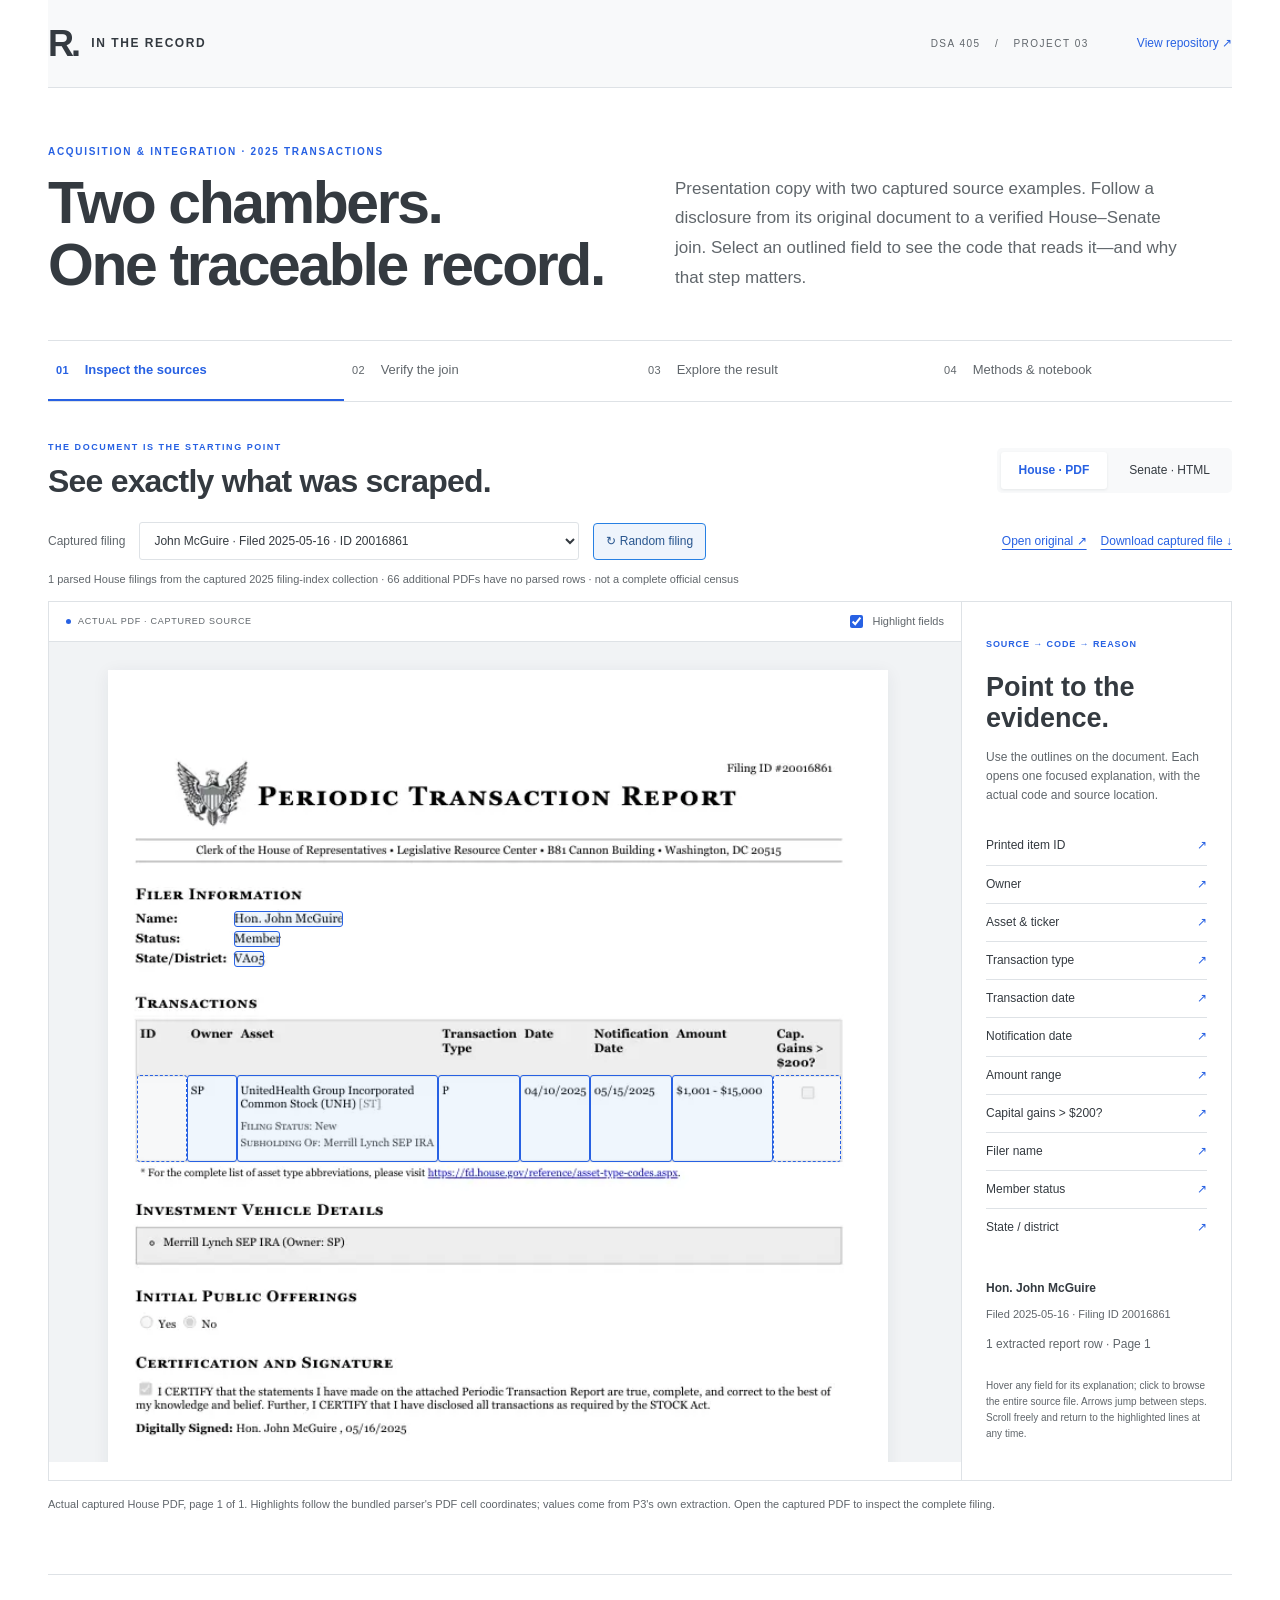
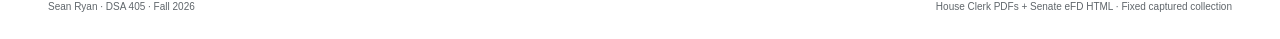
<file: demos/p3/index.html>
<!doctype html>
<html lang="en">
<head>
  <meta charset="utf-8"><meta name="viewport" content="width=device-width,initial-scale=1">
  <meta name="description" content="An independent DSA 405 project: inspect the House PDFs and Senate HTML, trace the extraction code, and verify a two-source join.">
  <title>In the record · House + Senate | P3</title>
  <link rel="stylesheet" href="assets/style.css?v=c1d304d181e4">
  <script src="data/project.js?v=f89b06631738" defer></script><script src="assets/app.js?v=d8c6218672cd" defer></script>
</head>
<body>
<a class="skip" href="#main">Skip to content</a>
<header class="masthead"><a class="brand" href="#sources"><span class="mark">R.</span> IN THE RECORD</a><span class="course">DSA 405 <span>/</span> PROJECT 03</span><a class="repo" href="https://github.com/Strokeofluck/Data-Wrangling-and-Web-Scraping-P3">View repository ↗</a></header>
<main id="main">
  <section class="intro"><p class="eyebrow">ACQUISITION & INTEGRATION · 2025 TRANSACTIONS</p><h1>Two chambers.<br>One traceable record.</h1><p class="lede">Presentation copy with two captured source examples. Follow a disclosure from its original document to a verified House–Senate join. Select an outlined field to see the code that reads it—and why that step matters.</p></section>
  <nav class="views" aria-label="Project views"><button data-view="sources" aria-pressed="true">01 <span>Inspect the sources</span></button><button data-view="join" aria-pressed="false">02 <span>Verify the join</span></button><button data-view="data" aria-pressed="false">03 <span>Explore the result</span></button><button data-view="notes" aria-pressed="false">04 <span>Methods & notebook</span></button></nav>
  <section id="sources" class="view" aria-labelledby="source-heading">
    <div class="section-heading"><div><p class="eyebrow">THE DOCUMENT IS THE STARTING POINT</p><h2 id="source-heading">See exactly what was scraped.</h2></div><div class="segmented" aria-label="Source chamber"><button data-chamber="House" aria-pressed="true">House · PDF</button><button data-chamber="Senate" aria-pressed="false">Senate · HTML</button></div></div>
    <div class="source-toolbar"><label for="filing">Captured filing</label><select id="filing"></select><button id="random-filing" type="button">↻ Random filing</button><a id="original" target="_blank" rel="noopener">Open original ↗</a><a id="local-source" download>Download captured file ↓</a></div>
    <p id="filing-status" class="filing-status" aria-live="polite"></p><div class="workspace"><div class="source-pane"><div class="document-status"><span class="dot"></span><span id="document-kind">ACTUAL PDF · CAPTURED SOURCE</span><label class="overlay-label"><input id="overlays" type="checkbox" checked> Highlight fields</label></div><div id="document" class="document"></div></div><aside class="guide"><span class="guide-number">SOURCE → CODE → REASON</span><h3>Point to the evidence.</h3><p>Use the outlines on the document. Each opens one focused explanation, with the actual code and source location.</p><div id="field-list" class="field-list"></div><div id="source-context" class="source-context"></div><p class="quiet">Hover any field for its explanation; click to browse the entire source file. Arrows jump between steps. Scroll freely and return to the highlighted lines at any time.</p></aside></div>
    <p class="caption" id="source-caption"></p>
  </section>
  <section id="join" class="view" hidden aria-labelledby="join-heading"><div class="section-heading"><div><p class="eyebrow">PROVE THE RELATIONSHIP BEFORE MERGING</p><h2 id="join-heading">A join with a stated grain.</h2></div><span class="tag">9 data assertions passed</span></div><p class="section-lede">Different politicians are not matching entities. First, summarize each chamber to one row per ticker and calendar month. Then compare the two summaries.</p><div id="join-flow" class="join-flow"></div><div class="join-columns"><div><h3>The design, before the merge</h3><dl id="design" class="design"></dl></div><div><h3>The actual merge</h3><pre id="merge-code"></pre><p>Raw transaction rows are also combined in a separate table with their chamber and source identity. That append is a convenience; the validated merge below is the P3 join.</p><button class="text-button" id="explain-merge">Explain this code ↗</button><p><a id="download-join" href="data/combined_ticker_month.csv" download>Download the validated join CSV ↓</a></p></div></div><div id="coverage" class="coverage"></div><h3 class="spaced">Make a mistake on purpose.</h3><p>These are caught exceptions from deliberately broken inputs. They show the pipeline stops rather than producing plausible-looking output.</p><div id="failure-cases" class="failures"></div><details class="checks"><summary>Inspect all nine data assumptions</summary><ol id="checks"></ol></details></section>
  <section id="data" class="view" hidden aria-labelledby="data-heading">
    <div class="section-heading"><div><p class="eyebrow" id="data-grain">HOUSE + SENATE · 2025 TRANSACTIONS</p><h2 id="data-heading">Search the combined disclosures.</h2></div><a id="download-results" href="data/combined_transactions.csv" download class="download">Download full CSV ↓</a></div>
    <p id="data-description" class="section-lede">Search the report rows included in the 2025 comparison by name, ticker, asset, or filing ID. Use the filters above each column to narrow the table.</p>
    <div class="search-table-controls"><label class="page-size-label">Show <select id="page-size" aria-label="Rows per page"><option value="10">10</option><option value="25">25</option><option value="50">50</option><option value="100">100</option></select> entries</label><div class="table-search"><button type="button" id="reset-results" class="text-button">Clear filters</button><label for="table-search">Search: <input id="table-search" type="search" placeholder="Name, ticker, asset, filing ID…"></label></div></div>
    <div class="table-scroll disclosure-table"><table class="results" id="search-results"><caption class="sr-only" id="results-caption">Eligible 2025 House and Senate disclosure report rows. Use the column filters to narrow the table.</caption><thead id="results-head"></thead><tbody id="results"></tbody></table></div>
    <div class="table-bottom"><p id="result-count" aria-live="polite"></p><nav id="result-pages" class="result-pages" aria-label="Result pages"></nav></div>
    <p class="table-footnote" id="data-caveat">These are disclosed report rows, including amendments, rather than deduplicated trades. Amounts retain the reported brackets. A dash means the source field is blank.</p>
  </section>
  <section id="notes" class="view" hidden aria-labelledby="notes-heading"><div class="section-heading"><div><p class="eyebrow">PORTABLE, REPEATABLE, HONEST ABOUT COVERAGE</p><h2 id="notes-heading">What the project does—and why.</h2></div></div><div class="notes-grid"><article><h3>A reproducible snapshot</h3><p>This project builds its House dataset from the PDFs, extraction and cleaning code, and review rules inside this repository. Senate HTML is also parsed locally. Source files, checked outputs, notebook, and verification are bundled here; no other project or Drive mount is needed.</p><a href="https://strokeofluck.github.io/Data-Wrangling-and-Web-Scraping-P3/docs/P3-notebook.html">Read the executed notebook ↗</a><a href="https://colab.research.google.com/github/Strokeofluck/Data-Wrangling-and-Web-Scraping-P3/blob/main/notebooks/DSA405_002_FA26_P3_sryan3.ipynb">Open notebook in Colab ↗</a><p class="quiet">The repository is private. Colab may need GitHub authorization, or upload the notebook manually and run its setup cell.</p></article><article><h3>Acquisition with guardrails</h3><p>One request per second, a coursework User-Agent, timeouts, explicit HTTP failures, a checksum-verified disk cache, and no repeated resource requests in a run. The frozen inventory is finite; it has no pagination.</p><p>House documents have official public URLs. Senate documents reuse the pinned archive from the existing scraper. This version does not submit the Senate access agreement or bypass a denial.</p><button class="text-button" id="explain-acquisition">Inspect the acquisition code ↗</button></article><article><h3>A8 plan & drift</h3><p>Sean confirmed that A8 named House + Senate disclosures. P3 keeps those sources. It uses a frozen 2025 comparison, reads previously collected Senate HTML, and joins ticker-month summaries instead of trying to join legislators across chambers.</p><p class="quiet">The original A8 text was not available in this build. Check the exact wording and these implementation choices before submitting.</p></article><article><h3>Limits that stay visible</h3><ul><li>Senate paper reports are deferred; House scanned or handwritten forms can lack extracted rows.</li><li>The two archives have different collection dates. This is not complete or equally sampled chamber coverage.</li><li>Amendments remain as report records; tickers are reported labels, not permanent security identifiers.</li><li>Public names and disclosed financial details are personal information. Use only the fields needed for this noncommercial coursework; infer no wrongdoing from a record.</li><li>Missing amounts stay missing. Range values are never treated as exact dollar totals.</li></ul></article></div><div class="submission"><div><p class="eyebrow">COURSE HANDOFF</p><h3>Notebook + repository link</h3><p>Due November 5, 2026 · 11:59 PM Eastern. Review the A8 comparison and suggested self-assessment before submitting.</p></div><a href="https://github.com/Strokeofluck/Data-Wrangling-and-Web-Scraping-P3/blob/main/SELF_ASSESSMENT.md">Review self-assessment ↗</a></div></section>
</main>
<footer><span>Sean Ryan · DSA 405 · Fall 2026</span><span>House Clerk PDFs + Senate eFD HTML · Fixed captured collection</span></footer>
<dialog id="explanation" class="walkthrough" aria-labelledby="popup-title">
  <div class="popup-head"><span class="eyebrow">SOURCE BESIDE THE CODE</span><button id="close-popup" aria-label="Close explanation">×</button></div>
  <h2 id="popup-title"></h2><p id="popup-why"></p>
  <div class="value-pair"><div><span>From the source</span><code id="popup-before"></code></div><div><span>Structured value</span><code id="popup-after"></code></div></div>
  <nav class="journey-controls" aria-label="Code walkthrough"><button id="journey-back" type="button" aria-label="Previous code step">← Previous</button><div><span id="journey-count" aria-live="polite"></span><div id="journey-steps" class="journey-steps"></div></div><button id="journey-next" type="button" aria-label="Next code step">Next →</button></nav>
  <div class="journey-description"><h3 id="journey-title"></h3><p id="journey-why"></p><p class="concept-hint">Hover or focus linked code or underlined words to see how they connect.</p></div>
  <div class="code-view"><div class="code-toolbar"><span id="popup-filename"></span><button id="jump-to-code" type="button">Back to highlighted lines ↓</button></div><pre id="popup-code" tabindex="0" aria-label="Entire source file with relevant lines highlighted"></pre></div>
  <div class="journey-footer"><p class="code-location" id="popup-location"></p><a id="popup-link" target="_blank" rel="noopener">Read this line in the repository ↗</a></div>
</dialog>
<div id="field-tooltip" role="tooltip" hidden></div>
<div id="code-tooltip" role="tooltip" hidden></div>
</body></html>
</file>
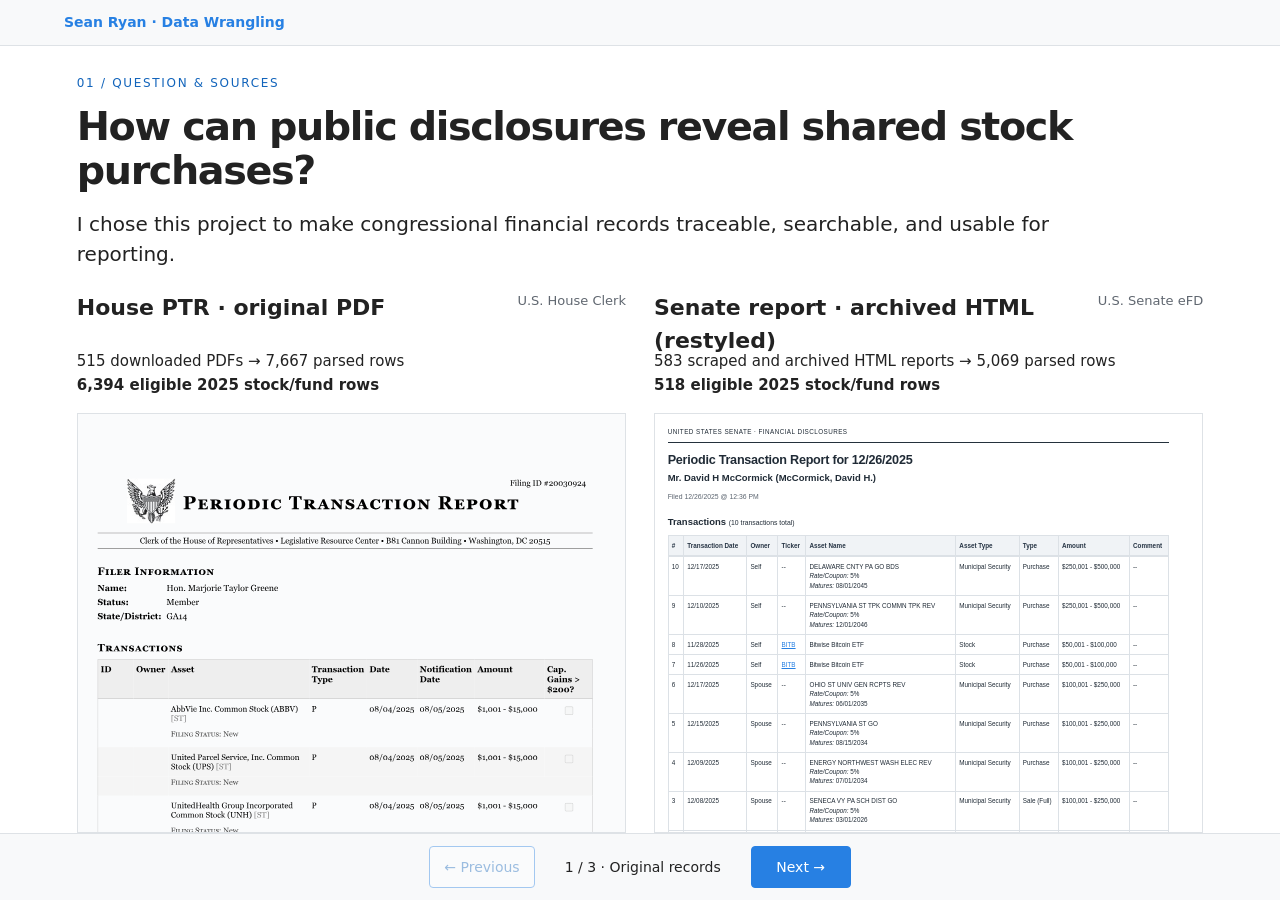
<file: site/data-wrangling-slide2-preview.html>
<!doctype html><html lang="en"><head><meta charset="utf-8"><meta name="viewport" content="width=device-width,initial-scale=1"><title>From disclosures to comparable data | Sean Ryan · DSA 405</title>
<link rel="stylesheet" href="assets/p3-integrated.css?v=20261111-minimal-vector">
<style>
*{box-sizing:border-box}body{margin:0;color:#222;background:#fff;font:18px/1.5 system-ui,sans-serif}a{color:#2780e3}button{cursor:pointer;border:1px solid #2780e3;background:white;color:#1264bb;padding:8px 14px;border-radius:4px;font:inherit;font-size:14px}header{position:fixed;inset:0 0 auto;z-index:4;display:flex;justify-content:space-between;align-items:center;gap:20px;padding:12px 5vw;background:#f8f9fa;border-bottom:1px solid #dee2e6;font-size:14px}header nav{display:flex;gap:10px;align-items:center}header a{font-weight:600;text-decoration:none}section{padding:90px 6vw 40px;border-bottom:1px solid #dee2e6;min-height:90vh}.eyebrow{font-size:12px;color:#1264bb;letter-spacing:.14em;text-transform:uppercase;margin:0 0 12px}h1,h2{letter-spacing:-.035em;font-size:clamp(30px,3.1vw,44px);line-height:1.12;margin:0 0 16px;max-width:1100px}h3{font-size:22px;margin:0 0 10px}.lede{font-size:20px;max-width:1000px;margin:0 0 22px}.identity{font-size:13px;color:#606770;margin-top:24px}.source-grid{display:grid;grid-template-columns:1fr 1fr;gap:24px}.source-card{border-top:3px solid #2780e3;background:#f7f9fc;padding:22px}.source-card p{margin:8px 0}.format,.audit{color:#606770;font-size:14px}.count{font-size:38px;letter-spacing:-.03em;line-height:1.2;font-weight:650}.count span{font-size:17px;font-weight:400}.scope{font-size:17px}.scope-note{font-size:15px;color:#606770;margin-top:16px}.verification{padding:15px 18px;background:#edf5ff;border-left:3px solid #2780e3;font-size:16px;margin-top:20px}.verification code{font-size:14px}.verification p{margin:4px 0}.notes{display:none;margin:18px 0;padding:18px;background:#fff8e9;font-size:16px}.show-notes .notes{display:block}.result-grid{display:grid;grid-template-columns:1.15fr 1fr;gap:40px;align-items:start}table{border-collapse:collapse;width:100%;font-size:21px}td,th{padding:14px 10px;border-bottom:1px solid #dee2e6;text-align:left}td:last-child,th:last-child{text-align:right}th{font-size:14px;color:#606770}.highlight td{font-weight:700;color:#1264bb;background:#edf5ff}.takeaway{font-size:21px;margin:0 0 20px}.limitation{border-left:3px solid #c76b16;padding-left:18px;font-size:18px}.source-inspector .si-grid{grid-template-columns:1fr 1.15fr}.source-inspector .si-document img{max-height:350px;object-fit:contain;object-position:top;background:#fafafa}.source-inspector .si-detail pre{font-size:14px;padding:14px;margin:10px 0}.source-inspector .si-detail h3{font-size:21px}.source-inspector .si-detail p{font-size:16px}.source-inspector .si-toolbar button,.source-inspector .si-fields button{font-size:14px;padding:6px 10px}
@media(max-width:850px){.source-grid,.result-grid,.source-inspector .si-grid{grid-template-columns:1fr}header nav>a{display:none}.count{font-size:32px}.source-inspector .si-document img{max-height:none}section{padding:100px 6vw 40px}}
@media print{header{display:none}section{break-after:page;min-height:0;padding:25px}.notes{display:none!important}h1,h2{font-size:30px}body{font-size:15px}.source-inspector .si-document img{max-height:270px}}
</style><style>
.original-grid{display:grid;grid-template-columns:1fr 1fr;gap:28px}.original-record{margin:0;min-width:0}.record-heading{display:flex;align-items:baseline;justify-content:space-between;gap:12px}.record-heading h3{font-size:22px;margin:0}.record-heading span{font-size:13px;color:#606770;white-space:nowrap}.record-count{font-size:15px;line-height:1.6;margin:10px 0 14px}.record-image{display:block;width:100%;padding:0;border:1px solid #dee2e6;border-radius:0;background:#fafbfc;cursor:zoom-in}.record-image img{display:block;width:100%;height:420px;object-fit:cover;object-position:top}.original-record figcaption{font-size:13px;color:#606770;margin-top:8px}.html-example{margin-top:24px;border-top:1px solid #dee2e6;padding-top:16px}.html-example summary{cursor:pointer;color:#1264bb;font-size:16px}.html-grid{display:grid;grid-template-columns:1fr 1fr;gap:24px;margin-top:20px}.html-grid pre{padding:18px;background:#24313c;color:white;font:14px/1.55 Consolas,monospace;white-space:pre-wrap;overflow-wrap:anywhere}.compact{margin:0 0 24px;font-size:15px;padding:12px 16px}.network-summary{display:grid;grid-template-columns:1.15fr 1fr;gap:30px;margin-bottom:16px}.network-summary p{font-size:19px;margin:0}.network-summary .network-scope{font-size:14px;color:#606770}.network-live{display:block;width:100%;flex:none;height:clamp(600px,75vh,850px);border:0;background:#fff}.network-footer{display:flex;gap:28px;align-items:start;justify-content:space-between;margin-top:18px}.network-footer .limitation{font-size:16px;margin:0;max-width:850px}.network-footer>a{white-space:nowrap;font-size:14px}.record-zoom{position:fixed;inset:12px;width:calc(100% - 24px);height:calc(100dvh - 24px);max-width:none;max-height:none;border:1px solid #dee2e6;background:#fff;padding:20px;z-index:100}.record-zoom::backdrop{background:#14233799}.record-zoom-toolbar{display:flex;justify-content:space-between;gap:20px;align-items:center;position:sticky;top:-20px;background:white;padding:10px 0}.record-zoom img{display:block;width:100%;height:auto;max-width:1400px;margin:auto}
@media(max-width:850px){.original-grid,.html-grid,.network-summary{grid-template-columns:1fr}.record-image img{height:auto;max-height:550px}.record-heading{display:block}.network-footer{display:block}.network-live{height:650px}}
@media print{.network-live{display:none}.record-image img{height:300px}.html-example{display:none}}
</style><style>
.senate-native-preview{height:420px;overflow:auto;border:1px solid #dee2e6;background:white}
.senate-live-report{color:#202b36;background:white;padding:24px;font:14px/1.5 Arial,sans-serif;text-align:left}
.senate-live-report h1{font:700 24px/1.2 Arial,sans-serif;letter-spacing:-.02em;margin:18px 0 8px}.senate-live-report h2{font:600 18px/1.35 Arial,sans-serif;letter-spacing:0;margin:0 0 8px}.senate-live-report h3{font-size:18px;margin:24px 0 12px}.senate-live-report h3 small{font-size:13px;font-weight:400}.senate-agency{font-size:12px;letter-spacing:.07em;border-bottom:2px solid #24313c;padding-bottom:12px}.senate-filed{font-size:13px;color:#5c6570}
.senate-live-report table{font:12px/1.5 Arial,sans-serif;table-layout:auto;width:100%;border-collapse:collapse}.senate-live-report caption{position:absolute;width:1px;height:1px;overflow:hidden;clip-path:inset(50%)}.senate-live-report th,.senate-live-report td{font-size:inherit;padding:9px 6px;text-align:left;vertical-align:top;border:1px solid #dce1e6;overflow-wrap:anywhere}.senate-live-report th{font-weight:700;color:#263444;background:#f0f3f6}.senate-live-report table th:nth-child(5){min-width:110px}.senate-live-report td:last-child{text-align:left}.senate-enlarge{margin-top:10px;font-size:13px}.senate-zoom-content .senate-live-report{max-width:1500px;margin:auto;font-size:18px}.senate-zoom-content .senate-live-report table{font-size:16px}
.network-views{display:flex;flex-wrap:wrap;gap:8px;margin:8px 0 14px;flex:none}.network-views button[aria-pressed=true]{background:#2780e3;color:white}
.p3-ptr-only{position:relative}.p3-ptr-only .views,.p3-ptr-only .section-heading,.p3-ptr-only .source-toolbar,.p3-ptr-only .filing-status,.p3-ptr-only .document-status,.p3-ptr-only .guide,.p3-ptr-only .caption{display:none!important}
.p3-ptr-only .workspace{display:block!important;max-width:1100px;margin:0 auto;border:0}.p3-ptr-only .pdf-sheet{max-width:1100px;aspect-ratio:1.35;overflow:hidden}.p3-ptr-only .document{padding:0;overflow:visible}.p3-ptr-only .source-pane{height:auto!important}.p3-ptr-only .ptr-compact-detail{position:absolute;right:10px;top:12px;z-index:8;width:min(390px,42%);padding:18px;background:#fff;border:1px solid #b6cef0;box-shadow:0 5px 24px #182d4920;border-radius:6px}.p3-ptr-only .ptr-compact-detail[hidden]{display:none}.ptr-compact-detail h3{font-size:21px;margin:0 20px 12px 0}.ptr-compact-detail p{font-size:15px}.ptr-compact-detail pre{font-size:13px;white-space:pre-wrap;overflow-wrap:anywhere;background:#f1f5fa;padding:12px}.ptr-detail-close{float:right;border:0;padding:2px 6px}
#wrangle-challenge>.identity{max-width:1100px;width:100%;margin:14px auto 0}
@media(max-width:850px){.senate-native-preview{height:500px}.p3-ptr-only .pdf-sheet{aspect-ratio:1.05}.p3-ptr-only .ptr-compact-detail{position:relative;width:100%;right:auto;top:auto;margin-bottom:16px}.network-views button{font-size:12px}}
</style><style>
/* Keep hotspot percentages tied to the full PDF page; crop its parent only. */
.p3-ptr-only .pdf-sheet{aspect-ratio:auto!important;overflow:visible!important;transform:translateY(-16%)}
.p3-ptr-only .document{height:clamp(380px,46vw,580px);overflow:hidden!important;max-height:none}
.senate-live-report table{min-width:900px}
.senate-live-report th{white-space:nowrap}
.senate-live-report td:nth-child(2),.senate-live-report td:nth-child(3),.senate-live-report td:nth-child(4),.senate-live-report td:nth-child(8){white-space:nowrap}
.senate-live-report th:nth-child(5){min-width:170px}
</style><style>
.senate-fit-tools{display:flex;gap:8px;align-items:center;flex-wrap:wrap;margin:10px 0;font-size:12px}.senate-fit-tools button{font-size:12px;padding:5px 9px}.senate-fit-tools a{margin-left:auto}.senate-native-preview{overflow-x:hidden;overflow-y:auto;position:relative}.senate-native-preview>.senate-live-report{width:1000px;transform-origin:top left}.senate-native-preview .senate-live-report table{width:100%;min-width:900px}
.p3-ptr-only .walkthrough[open][data-placement="page"]{position:fixed!important;inset:16px!important;width:calc(100vw - 32px)!important;height:calc(100dvh - 32px)!important;max-height:none!important;margin:0!important;padding:22px!important;z-index:1000;box-shadow:0 0 0 100vmax #17283866;display:flex;flex-direction:column}
.p3-ptr-only .walkthrough[data-placement="page"] .value-pair,.p3-ptr-only .walkthrough[data-placement="page"] .concept-hint,.p3-ptr-only .walkthrough[data-placement="page"] #journey-why{display:none}
.p3-ptr-only .walkthrough[data-placement="page"] #popup-code{min-height:180px;flex:1}
.p3-ptr-only .walkthrough[data-placement="page"] .code-view{min-height:0;flex:1;display:flex;flex-direction:column}
.p3-ptr-only .walkthrough[data-placement="page"] .journey-description{padding:7px 0}
.network-zoom-tools{display:inline-flex;gap:6px;margin-left:auto}
body.slide-deck #wrangle-finding.active-slide{overflow:hidden}
#wrangle-finding h2{font-size:clamp(25px,2.7vw,38px);margin-bottom:10px}
#wrangle-finding .network-summary{gap:20px;margin-bottom:6px;flex:none}
#wrangle-finding .network-summary p{font-size:15px}
#wrangle-finding .network-summary .network-scope{font-size:12px}
#wrangle-finding .network-views{margin:4px 0 10px}
#wrangle-finding .network-views button{font-size:12px;padding:6px 10px}
#wrangle-finding .network-live{height:auto;min-height:0;flex:1 1 0;overflow:hidden}
#wrangle-finding .network-footer{flex:none;margin-top:8px}
#wrangle-finding .network-footer .limitation{font-size:12px;line-height:1.35}
#wrangle-finding>.identity{font-size:11px;margin:8px 0 0;flex:none}
body:not(.slide-deck) #wrangle-finding .network-live{height:650px;flex:none}
</style><style>.p3-ptr-only .walkthrough[open][data-placement="page"]{max-width:none!important}.p3-ptr-only .walkthrough::backdrop{background:#17283877!important}.native-network-legend{display:flex;gap:16px;flex-wrap:wrap;font-size:11px;color:#606770;margin:0 0 6px;flex:none}.native-network-legend i{display:inline-block;width:8px;height:8px;border-radius:50%;margin-right:5px}.native-network-legend .square{border-radius:1px}</style><style>
.original-grid{--record-preview-height:420px;align-items:start}
.original-grid>.original-record{display:grid;grid-template-rows:54px 68px var(--record-preview-height) auto auto auto;align-content:start}
.original-grid .record-heading{grid-row:1;align-items:start}
.original-grid .record-count{grid-row:2;margin:0;padding-top:4px}
.original-grid .record-image,.original-grid .senate-native-preview{grid-row:3;height:var(--record-preview-height);margin:0;overflow:hidden!important}
.original-grid .record-image img{height:100%}
.original-grid .senate-fit-tools{grid-row:4;margin:10px 0;min-height:32px}
.original-grid .senate-enlarge{grid-row:5;justify-self:start}
.original-grid>.original-record:first-child>figcaption{grid-row:4;margin-top:10px}
.original-grid>.original-record:last-child>figcaption{grid-row:6}
.p3-ptr-only.code-docked{display:grid;grid-template-columns:minmax(0,1fr) minmax(460px,1.15fr);gap:24px;align-items:start}
.p3-ptr-only.code-docked>.p3-main{min-width:0}
.p3-ptr-only.code-docked .workspace{max-width:100%}
.p3-ptr-only.code-docked .document{height:420px!important}
.p3-ptr-only .walkthrough[open][data-placement="right"]{position:relative!important;inset:auto!important;width:100%!important;max-width:none!important;height:clamp(480px,calc(100dvh - 250px),800px)!important;max-height:none!important;margin:0!important;padding:16px!important;z-index:8;box-shadow:none!important;display:flex;flex-direction:column;border:1px solid #dee2e6;border-radius:5px}
.p3-ptr-only .walkthrough[data-placement="right"] .value-pair,.p3-ptr-only .walkthrough[data-placement="right"] .concept-hint,.p3-ptr-only .walkthrough[data-placement="right"] #journey-why{display:none}
.p3-ptr-only .walkthrough[data-placement="right"] h2{font-size:22px}
.p3-ptr-only .walkthrough[data-placement="right"] #popup-why{font-size:13px}
.p3-ptr-only .walkthrough[data-placement="right"] .code-view{flex:1;min-height:0;display:flex;flex-direction:column}
.p3-ptr-only .walkthrough[data-placement="right"] #popup-code{flex:1;min-height:160px;font-size:13px}
.p3-ptr-only .walkthrough[data-placement="right"] .journey-description{padding:6px 0}
.p3-ptr-only .walkthrough[data-placement="right"] .journey-description h3{font-size:16px}
.code-colab-link{font-size:12px;margin-top:5px;display:inline-block}
@media(max-width:850px){.p3-ptr-only.code-docked{grid-template-columns:1fr}.original-grid>.original-record{grid-template-rows:54px 68px var(--record-preview-height) auto auto auto}}
</style><style>.p3-ptr-only .walkthrough[data-placement="right"] #popup-why{display:none}.slide-deck #wrangle-challenge.active-slide:has(.code-docked){padding-left:4vw;padding-right:4vw}</style><style>
.original-grid{grid-template-columns:minmax(0,1fr) minmax(0,1fr)!important}
.original-grid>.original-record{min-width:0;width:100%}
.original-grid .record-image,.original-grid .senate-native-preview{width:100%;overflow:auto!important}
.original-grid .record-image img{width:100%;height:auto!important;max-height:none!important}
.p3-ptr-only .document{overflow:auto!important;height:clamp(360px,calc(100dvh - 290px),680px)!important}
.p3-ptr-only .pdf-sheet{transform:none!important;max-width:100%!important}
.p3-ptr-only.code-docked .document{height:clamp(360px,calc(100dvh - 290px),680px)!important}
.p3-ptr-only .walkthrough[data-placement="right"]{padding:18px 20px;gap:0;border:1px solid #e1e6ed;border-radius:8px;box-shadow:none;background:#fff}
.p3-ptr-only .walkthrough .popup-head{order:0;margin:0 0 8px}
.p3-ptr-only .walkthrough .popup-head .eyebrow{font-size:10px;color:#6b7280}
.p3-ptr-only .walkthrough #popup-title{order:1;font-size:20px;line-height:1.3;margin:0 28px 8px 0}
.p3-ptr-only .walkthrough .code-colab-link{order:2;font-size:11px;color:#68758a;margin-bottom:12px}
.p3-ptr-only .walkthrough .journey-description{order:3;padding:12px 0;border-top:1px solid #edf0f4}
.p3-ptr-only .walkthrough[data-placement="right"] #journey-why{display:block!important;font-size:13px;line-height:1.5;color:#606b7b}
.p3-ptr-only .walkthrough .code-view{order:4;border:1px solid #e5e9ef;flex:1;min-height:180px;background:#fff}
.p3-ptr-only .walkthrough .code-toolbar{background:#f6f8fb;color:#566174;padding:9px 12px}
.p3-ptr-only .walkthrough #popup-code{font:13px/1.8 Consolas,monospace;background:#fff;color:#283447}
.p3-ptr-only .walkthrough .code-line.focused{background:#e8f1ff;border-left-color:#287de0}
.p3-ptr-only .walkthrough .line-explanation,.p3-ptr-only .walkthrough .journey-footer,.p3-ptr-only .walkthrough .journey-steps{display:none!important}
.p3-ptr-only .walkthrough .journey-controls{order:5;margin-top:12px;padding:10px 0 0;border:0}
.p3-ptr-only .walkthrough #journey-next{background:#287de0;color:#fff}
</style><style>header nav[hidden]{display:none!important}.senate-fit-tools{flex-wrap:wrap;gap:8px!important}.senate-fit-tools .senate-enlarge{margin:0!important;justify-self:auto!important;white-space:nowrap}.senate-fit-tools>a{margin-left:auto}.original-grid>.original-record:last-child>figcaption{grid-row:5}</style><style>.wrangle-summary{display:grid;grid-template-columns:1fr 1fr;gap:12px 28px;margin:14px 0 18px;padding:0 0 16px;border-bottom:1px solid #e4e8ee;font-size:15px;line-height:1.45}.wrangle-summary strong{font-weight:700}.wrangle-summary p{margin:4px 0 0;font-size:15px;line-height:1.45}.wrangle-summary .wrangle-check{grid-column:1/-1;background:#f0f6ff;padding:9px 12px;border-left:3px solid #287de0}.wrangle-check a{font-size:12px;white-space:nowrap;margin-left:10px}.p3-ptr-only .document,.p3-ptr-only.code-docked .document{height:clamp(300px,calc(100dvh - 410px),600px)!important}.p3-ptr-only.code-docked .walkthrough[data-placement="right"]{height:clamp(360px,calc(100dvh - 350px),680px)!important}@media(max-width:750px){.wrangle-summary{grid-template-columns:1fr;gap:10px}.wrangle-summary .wrangle-check{grid-column:auto}}</style><style>.p3-ptr-only.code-docked .walkthrough[data-placement="right"]{height:clamp(480px,calc(100dvh - 370px),720px)!important}.p3-ptr-only .pdf-sheet{min-width:0!important;width:100%!important}.p3-ptr-only .document{overflow-x:hidden!important}</style><style>.wrangle-summary{gap:10px 28px;margin-top:12px;margin-bottom:12px;padding-bottom:12px}.join-checklist{grid-column:1/-1;padding:12px 16px!important;margin:0!important;border:1px solid #dce7f5;border-radius:6px;background:#f7faff;min-height:0!important;width:auto!important}.join-checks-head{display:flex;align-items:center;justify-content:space-between;gap:16px;margin-bottom:8px}.join-checks-head h3{margin:0;font-size:16px;line-height:1.4}.join-checks-head a{font-size:12px;white-space:nowrap}.join-checklist ul{display:grid;grid-template-columns:1fr 1fr;gap:7px 24px;margin:0;padding:0;list-style:none}.join-checklist li{position:relative;padding-left:20px;font-size:14px;line-height:1.45}.join-checklist li:before{content:"✓";position:absolute;left:0;color:#247050;font-weight:700}.join-checklist li strong{font-weight:650}.join-checklist li b{font-weight:700}@media(max-width:850px){.join-checklist ul{grid-template-columns:1fr}}</style><style>
.wrangle-summary{gap:8px 24px;margin:10px 0 8px!important;padding-bottom:8px!important}
.join-checklist{padding:10px 12px!important}
.join-checks-head{margin-bottom:5px}
.join-checklist ul{gap:5px 22px}
#wrangle-challenge .p3-ptr-only{margin-top:0!important}
#wrangle-challenge .p3-ptr-only .p3-main,#wrangle-challenge .p3-ptr-only #sources,#wrangle-challenge .p3-ptr-only .workspace{margin-top:0!important;padding-top:0!important}
#wrangle-challenge .p3-ptr-only .document{padding-top:0!important}
#wrangle-challenge .p3-ptr-only:not(.code-docked) .pdf-sheet{margin-top:-12%;width:100%!important}
#wrangle-challenge .p3-ptr-only .source-pane{min-height:0!important}
</style><style>.join-checklist li.join-check-note{font-size:12px;line-height:1.45;color:#606b7b;padding-left:14px}.join-checklist li.join-check-note:before{content:none}.join-check-note>span{position:absolute;left:0;color:#287de0;font-weight:700}.join-checklist li sup{font-size:11px;color:#287de0;margin-left:2px}</style><style>.network-load-status{font-size:12px;color:#68758a;padding:4px 0}.network-load-status[hidden]{display:none}</style><style>.network-description{font-size:16px!important;line-height:1.45!important;color:#3f4b59;margin:6px 0 10px!important;max-width:1100px}</style><style>.rectangle-method p{max-width:680px}.rectangle-method small{display:block;margin-top:4px;font-size:12px;line-height:1.4;color:#68758a}</style><style id="unicode-sidecar-style">.p3-ptr-only:not(.code-docked){display:grid!important;grid-template-columns:minmax(0,1.4fr) minmax(280px,.8fr)!important;gap:28px;align-items:start}.p3-ptr-only>.p3-main{min-width:0;grid-column:1;grid-row:1}.unicode-sidecar{grid-column:2;grid-row:1;padding:16px 0 0 24px;border-left:1px solid #e1e6ed;min-width:0}.unicode-sidecar h3{font:700 24px system-ui;margin:4px 0 12px}.unicode-sidecar p{font-size:17px;line-height:1.45}.unicode-sidecar .unicode-label{font-size:12px;font-weight:700;text-transform:uppercase;color:#687585;margin-top:18px}.unicode-sidecar .unicode-example{font:20px/1.5 system-ui;overflow-wrap:anywhere;margin:5px 0 16px}.unicode-sidecar .unicode-math{font:23px/1.5 system-ui;border-top:1px solid #e8ecf0;padding-top:16px}.unicode-math small{font-size:14px;color:#687585}.unicode-sidecar .unicode-caption{font-size:15px;color:#526171}.unicode-sidecar summary{font-size:13px;color:#287ee5;cursor:pointer}.unicode-sidecar pre{white-space:pre-wrap;font-size:12px}.code-docked>.unicode-sidecar{display:none!important}@media(max-width:850px){.p3-ptr-only:not(.code-docked){grid-template-columns:1fr!important}.unicode-sidecar{grid-column:1;grid-row:2;padding:16px 0;border-left:0;border-top:1px solid #e1e6ed}}</style></head><body><header><a href="data-wrangling.html#wrangle-question">Sean Ryan · Data Wrangling</a><nav hidden><a href="./">Full walkthrough ↗</a><button id="speaker-notes">Speaker notes</button><button id="present">Present</button></nav></header><main><section id="wrangle-question"><p class="eyebrow">01 / Question & sources</p><h1>How can public disclosures reveal shared stock purchases?</h1><p class="lede">I chose this project to make congressional financial records traceable, searchable, and usable for reporting.</p>
<div class="original-grid">
<figure class="original-record"><div class="record-heading"><h3>House PTR · original PDF</h3><span>U.S. House Clerk</span></div><p class="record-count">515 downloaded PDFs → 7,667 parsed rows<br><strong>6,394 eligible 2025 stock/fund rows</strong></p><button class="record-image" type="button" data-zoom="assets/house-ptr-20030924.svg" data-title="House Clerk · Marjorie Taylor Greene · Filing 20030924" aria-label="Enlarge actual House PTR"><img src="assets/house-ptr-20030924.svg" alt="Actual one-page House PTR signed by Hon. Marjorie Taylor Greene on August 15, 2025"></button><figcaption>Marjorie Taylor Greene · signed August 15, 2025 · <a href="demos/data/raw/2025_pdfs/20030924.pdf" target="_blank" rel="noopener">Open captured PDF ↗</a></figcaption></figure>
<figure class="original-record"><div class="record-heading"><h3>Senate report · archived HTML (restyled)</h3><span>U.S. Senate eFD</span></div><p class="record-count">583 scraped and archived HTML reports → 5,069 parsed rows<br><strong>518 eligible 2025 stock/fund rows</strong></p><div class="senate-native-preview"><div class="senate-live-report" aria-label="Archived Senate disclosure rendered as text"><div class="senate-agency">UNITED STATES SENATE · FINANCIAL DISCLOSURES</div><h1>
                Periodic Transaction Report
                
                    for 12/26/2025
                
            </h1><h2>
                Mr. David
                H McCormick
                
                (McCormick, David H.)
            </h2><p class="senate-filed">Filed 12/26/2025 @ 12:36 PM</p><h3>Transactions <small>(10 transactions total)</small></h3><table>
                    <caption>List of transactions added to this report</caption>
                    <thead>
                        <tr>
                            <th scope="col">&#35;</th>
                            <th scope="col">Transaction Date</th>
                            <th scope="col">Owner</th>
                            <th scope="col">Ticker</th>
                            <th scope="col">Asset Name</th>
                            <th scope="col">Asset Type</th>
                            <th scope="col">Type</th>
                            <th scope="col">Amount</th>
                            <th scope="col">Comment</th>
                        </tr>
                    </thead>
                    <tbody>
                        
                            
                                <tr>
                                    <td>10</td>
                                    <td>
                                        12/17/2025
                                    </td>
                                    <td>Self</td>
                                    <td>
                                        
                                            --
                                        
                                        
                                    </td>
                                    <td>
                                        
                                            DELAWARE CNTY PA GO BDS 
                                        
                                        
                                        
                                            <div><em>Rate/Coupon:</em> 5%<br> <em>Matures:</em> 08/01/2045</div>
                                        
                                    </td>
                                    <td>Municipal Security</td>
                                    <td>Purchase</td>

                                    <td>$250,001 - $500,000</td>
                                    <td>--</td>
                                </tr>
                            
                                <tr>
                                    <td>9</td>
                                    <td>
                                        12/10/2025
                                    </td>
                                    <td>Self</td>
                                    <td>
                                        
                                            --
                                        
                                        
                                    </td>
                                    <td>
                                        
                                            PENNSYLVANIA ST TPK COMMN TPK REV
                                        
                                        
                                        
                                            <div><em>Rate/Coupon:</em> 5%<br> <em>Matures:</em> 12/01/2046</div>
                                        
                                    </td>
                                    <td>Municipal Security</td>
                                    <td>Purchase</td>

                                    <td>$250,001 - $500,000</td>
                                    <td>--</td>
                                </tr>
                            
                                <tr>
                                    <td>8</td>
                                    <td>
                                        11/28/2025
                                    </td>
                                    <td>Self</td>
                                    <td>
                                        
                                            <a href="https://finance.yahoo.com/quote/BITB"
                                               target="_blank" rel="noopener">BITB</a>
                                        
                                        
                                    </td>
                                    <td>
                                        
                                            Bitwise Bitcoin ETF
                                        
                                        
                                        
                                    </td>
                                    <td>Stock</td>
                                    <td>Purchase</td>

                                    <td>$50,001 - $100,000</td>
                                    <td>--</td>
                                </tr>
                            
                                <tr>
                                    <td>7</td>
                                    <td>
                                        11/26/2025
                                    </td>
                                    <td>Self</td>
                                    <td>
                                        
                                            <a href="https://finance.yahoo.com/quote/BITB"
                                               target="_blank" rel="noopener">BITB</a>
                                        
                                        
                                    </td>
                                    <td>
                                        
                                            Bitwise Bitcoin ETF
                                        
                                        
                                        
                                    </td>
                                    <td>Stock</td>
                                    <td>Purchase</td>

                                    <td>$50,001 - $100,000</td>
                                    <td>--</td>
                                </tr>
                            
                                <tr>
                                    <td>6</td>
                                    <td>
                                        12/17/2025
                                    </td>
                                    <td>Spouse</td>
                                    <td>
                                        
                                            --
                                        
                                        
                                    </td>
                                    <td>
                                        
                                            OHIO ST UNIV GEN RCPTS REV
                                        
                                        
                                        
                                            <div><em>Rate/Coupon:</em> 5%<br> <em>Matures:</em> 06/01/2035</div>
                                        
                                    </td>
                                    <td>Municipal Security</td>
                                    <td>Purchase</td>

                                    <td>$100,001 - $250,000</td>
                                    <td>--</td>
                                </tr>
                            
                                <tr>
                                    <td>5</td>
                                    <td>
                                        12/15/2025
                                    </td>
                                    <td>Spouse</td>
                                    <td>
                                        
                                            --
                                        
                                        
                                    </td>
                                    <td>
                                        
                                            PENNSYLVANIA ST GO
                                        
                                        
                                        
                                            <div><em>Rate/Coupon:</em> 5%<br> <em>Matures:</em> 08/15/2034</div>
                                        
                                    </td>
                                    <td>Municipal Security</td>
                                    <td>Purchase</td>

                                    <td>$100,001 - $250,000</td>
                                    <td>--</td>
                                </tr>
                            
                                <tr>
                                    <td>4</td>
                                    <td>
                                        12/09/2025
                                    </td>
                                    <td>Spouse</td>
                                    <td>
                                        
                                            --
                                        
                                        
                                    </td>
                                    <td>
                                        
                                            ENERGY NORTHWEST WASH ELEC REV
                                        
                                        
                                        
                                            <div><em>Rate/Coupon:</em> 5%<br> <em>Matures:</em> 07/01/2034</div>
                                        
                                    </td>
                                    <td>Municipal Security</td>
                                    <td>Purchase</td>

                                    <td>$100,001 - $250,000</td>
                                    <td>--</td>
                                </tr>
                            
                                <tr>
                                    <td>3</td>
                                    <td>
                                        12/08/2025
                                    </td>
                                    <td>Spouse</td>
                                    <td>
                                        
                                            --
                                        
                                        
                                    </td>
                                    <td>
                                        
                                            SENECA VY PA SCH DIST GO
                                        
                                        
                                        
                                            <div><em>Rate/Coupon:</em> 5%<br> <em>Matures:</em> 03/01/2026</div>
                                        
                                    </td>
                                    <td>Municipal Security</td>
                                    <td>Sale (Full)</td>

                                    <td>$100,001 - $250,000</td>
                                    <td>--</td>
                                </tr>
                            
                                <tr>
                                    <td>2</td>
                                    <td>
                                        12/08/2025
                                    </td>
                                    <td>Spouse</td>
                                    <td>
                                        
                                            --
                                        
                                        
                                    </td>
                                    <td>
                                        
                                            PHILADELPHIA PA GO
                                        
                                        
                                        
                                            <div><em>Rate/Coupon:</em> 5%<br> <em>Matures:</em> 02/01/2026</div>
                                        
                                    </td>
                                    <td>Municipal Security</td>
                                    <td>Sale (Full)</td>

                                    <td>$100,001 - $250,000</td>
                                    <td>--</td>
                                </tr>
                            
                                <tr>
                                    <td>1</td>
                                    <td>
                                        12/05/2025
                                    </td>
                                    <td>Spouse</td>
                                    <td>
                                        
                                            --
                                        
                                        
                                    </td>
                                    <td>
                                        
                                            UNIV PITTSBURGH OF THE COMWLTH REV
                                        
                                        
                                        
                                            <div><em>Rate/Coupon:</em> 5%<br> <em>Matures:</em> 04/15/2032</div>
                                        
                                    </td>
                                    <td>Municipal Security</td>
                                    <td>Purchase</td>

                                    <td>$100,001 - $250,000</td>
                                    <td>--</td>
                                </tr>
                            
                        
                    </tbody>
                </table></div></div><div class="senate-fit-tools" role="group" aria-label="Senate report zoom"><button type="button" data-senate-zoom="fit">Fit report</button><button type="button" data-senate-zoom="out" aria-label="Zoom Senate report out">−</button><span id="senate-scale-label"></span><button type="button" data-senate-zoom="in" aria-label="Zoom Senate report in">+</button><button type="button" class="senate-enlarge">Enlarge full Senate report ↗</button><a href="https://efdsearch.senate.gov/search/view/ptr/e337e1b4-ff0a-4b83-8a58-1d25a81ea26f/" target="_blank" rel="noopener">Official Senate page ↗</a></div><figcaption>David McCormick · filed December 26, 2025 · <a href="demos/data/raw/senate/html/e337e1b4-ff0a-4b83-8a58-1d25a81ea26f.html" target="_blank" rel="noopener">Open captured HTML ↗</a></figcaption></figure></div>
<details class="html-example"><summary>See the actual Senate HTML and how it is scraped</summary><div class="html-grid"><div><h3>Captured HTML · BITB row</h3><pre><code>&lt;tr&gt;
&lt;td&gt;8&lt;/td&gt;
&lt;td&gt;11/28/2025&lt;/td&gt;
&lt;td&gt;Self&lt;/td&gt;
&lt;td&gt;&lt;a href="https://finance.yahoo.com/quote/BITB" target="_blank"&gt;BITB&lt;/a&gt;&lt;/td&gt;
&lt;td&gt;Bitwise Bitcoin ETF&lt;/td&gt;
&lt;td&gt;Stock&lt;/td&gt;
&lt;td&gt;Purchase&lt;/td&gt;
&lt;td&gt;$50,001 - $100,000&lt;/td&gt;
&lt;td&gt;--&lt;/td&gt;
&lt;/tr&gt;</code></pre></div><div><h3>Read cells after checking the headers</h3><pre><code>table = find_table(html)  # requires the nine expected headers
for tr in table.select('tbody tr'):
    cells = tr.find_all('td', recursive=False)
    values = [re.sub(r'\s+', ' ', c.get_text(' ', strip=True)).strip()
              for c in cells]
    item,date,owner,ticker,asset,asset_type,kind,amount,comment = values</code></pre><p class="audit">Selected code from <a href="https://github.com/Strokeofluck/Data-Wrangling-and-Web-Scraping-P3/blob/main/scripts/senate.py" target="_blank" rel="noopener">scripts/senate.py ↗</a>. P3 reparses the saved reports locally.</p></div></div></details>
<p class="identity">Sean Ryan · <strong>sryan3</strong> · DSA 405 (002) · <a href="https://github.com/Strokeofluck/Data-Wrangling-and-Web-Scraping-P3" target="_blank" rel="noopener">P3 repository ↗</a></p><div class="notes">These are actual captured sources. Click either record to enlarge it. The House supplied PDFs; the Senate supplied HTML tables. I preserved the original files, parsed each format, and mapped their fields into a shared schema. P3 uses 6,394 eligible House rows and 518 Senate rows for its 2025 ticker-month comparison. The network on the last slide uses a separate frozen House-only purchase extract. The expandable HTML example shows a real Senate transaction row and the extraction code.</div></section><section id="wrangle-challenge"><p class="eyebrow">02 / Extraction walkthrough</p><h2>Inconsistent entries made regex unreliable</h2><div class="wrangle-summary" aria-label="Problem, fix, and checks">
<div><strong>The problem</strong><p>House members entered information differently, so a regex could not reliably tell where each field ended across all the reports.</p></div>
<div class="rectangle-method"><strong>The fix · PyMuPDF</strong><p>Divide the PDF into rectangular cells and read each box separately, instead of one large regex for the whole page.</p><small>Table boundaries define the boxes; shading is an extra check. Small patterns clean individual fields.</small></div>

<section class="join-checklist" aria-labelledby="join-checks-title">
<div class="join-checks-head"><h3 id="join-checks-title">What I checked</h3></div>
<ul>
<li><strong>No records lost or multiplied.</strong> <b>6,394 House</b> and <b>518 Senate</b> rows still counted.</li>
<li><strong>One row per ticker and month.</strong> No duplicate or missing keys.</li>

<li><strong>Dates stay in 2025.</strong> No months outside the study year.</li>
<li><strong>Counts make sense.</strong> Positive whole numbers only.</li>
</ul>
</section>
</div>
<div class="p3-integrated p3-ptr-only"><aside class="unicode-sidecar" aria-label="PDF text repair"><p class="eyebrow">After extraction</p><h3>Repair broken letters</h3><p>The PDF looks right, but its extracted text is garbled.</p><div class="unicode-label">Before</div><p class="unicode-example">F&#651;&#654;&#651;&#656;&#649; S&#662;&#643;&#662;&#663;&#661;: New</p><div class="unicode-label">After</div><p class="unicode-example">Filing Status: New</p><p class="unicode-math">&#x283; <small>(643)</small> &rarr; <strong style="font-size:19px">subtract 546</strong> &rarr; a <small>(97)</small></p><p class="unicode-caption">Each letter has a number. The PDF gave some letters numbers that were <strong>546 too high</strong>. Subtracting 546 turns those symbols back into the correct letters.</p><p class="unicode-caption">Repairing the label lets the parser recognize <strong>Filing Status</strong> and save <strong>New</strong> in its own <code>filing_status</code> column, keeping it out of the <code>asset</code> and <code>ticker</code> columns.</p><small><a href="https://github.com/jon-holt/DSA-405-Student/blob/main/assignments/labs/DSA405_Lab04_CleaningII_FA26.ipynb" target="_blank" rel="noopener">Lab 4 · Mojibake &#8599;</a></small><details style="margin-top:12px"><summary>See the code</summary><pre>chr(ord(char) - 0x0222)</pre><small>0x0222 is 546 in hexadecimal.</small><p><a href="https://github.com/Strokeofluck/house-ptr-scraper/blob/main/src/stage3_extract.py#L640-L655" target="_blank" rel="noopener">Full repair function &#8599;</a></p></details></aside>

<div class="p3-main" id="main">
  
  <nav class="views" aria-label="Project views"><button data-view="sources" aria-pressed="true">01 <span>Inspect the sources</span></button><button data-view="join" aria-pressed="false">02 <span>Verify the join</span></button><button data-view="data" aria-pressed="false">03 <span>Explore the result</span></button><button data-view="notes" aria-pressed="false">04 <span>Methods & notebook</span></button></nav>
  <div id="sources" class="view" aria-labelledby="source-heading">
    <div class="section-heading"><div><p class="eyebrow">THE DOCUMENT IS THE STARTING POINT</p><h2 id="source-heading">See exactly what was scraped.</h2></div><div class="segmented" aria-label="Source chamber"><button data-chamber="House" aria-pressed="true">House · PDF</button><button data-chamber="Senate" aria-pressed="false">Senate · HTML</button></div></div>
    <div class="source-toolbar"><label for="filing">Captured filing</label><select id="filing"></select><button id="random-filing" type="button">↻ Random filing</button><a id="original" target="_blank" rel="noopener">Open original ↗</a><a id="local-source" download>Download captured file ↓</a></div>
    <p id="filing-status" class="filing-status" aria-live="polite"></p><div class="workspace"><div class="source-pane"><div class="document-status"><span class="dot"></span><span id="document-kind">ACTUAL PDF · CAPTURED SOURCE</span><label class="overlay-label"><input id="overlays" type="checkbox" checked> Highlight fields</label></div><div id="document" class="document"><div class="pdf-sheet"><img src="assets/house-ptr-20030924.svg" alt="House PTR source document" style="width:100%;height:auto"></div></div></div><aside class="guide"><span class="guide-number">SOURCE → CODE → REASON</span><h3>Point to the evidence.</h3><p>Use the outlines on the document. Each opens one focused explanation, with the actual code and source location.</p><div id="field-list" class="field-list"></div><div id="source-context" class="source-context"></div><p class="quiet">Hover any field for its explanation; click to browse the entire source file. Arrows jump between steps. Scroll freely and return to the highlighted lines at any time.</p></aside></div>
    <p class="caption" id="source-caption"></p>
  </div>
  <div id="join" class="view" hidden aria-labelledby="join-heading"><div class="section-heading"><div><p class="eyebrow">PROVE THE RELATIONSHIP BEFORE MERGING</p><h2 id="join-heading">A join with a stated grain.</h2></div><span class="tag">9 data assertions passed</span></div><p class="section-lede">Different politicians are not matching entities. First, summarize each chamber to one row per ticker and calendar month. Then compare the two summaries.</p><div id="join-flow" class="join-flow"></div><div class="join-columns"><div><h3>The design, before the merge</h3><dl id="design" class="design"></dl></div><div><h3>The actual merge</h3><pre id="merge-code"></pre><p>Raw transaction rows are also combined in a separate table with their chamber and source identity. That append is a convenience; the validated merge below is the P3 join.</p><button class="text-button" id="explain-merge">Explain this code ↗</button><p><a id="download-join" href="demos/p3/data/combined_ticker_month.csv" download>Download the validated join CSV ↓</a></p></div></div><div id="coverage" class="coverage"></div><h3 class="spaced">Make a mistake on purpose.</h3><p>These are caught exceptions from deliberately broken inputs. They show the pipeline stops rather than producing plausible-looking output.</p><div id="failure-cases" class="failures"></div><details class="checks"><summary>Inspect all nine data assumptions</summary><ol id="checks"></ol></details></div>
  <div id="data" class="view" hidden aria-labelledby="data-heading">
    <div class="section-heading"><div><p class="eyebrow" id="data-grain">HOUSE + SENATE · 2025 TRANSACTIONS</p><h2 id="data-heading">Search the combined disclosures.</h2></div><a id="download-results" href="demos/p3/data/combined_transactions.csv" download class="download">Download full CSV ↓</a></div>
    <p id="data-description" class="section-lede">Search the report rows included in the 2025 comparison by name, ticker, asset, or filing ID. Use the filters above each column to narrow the table.</p>
    <div class="search-table-controls"><label class="page-size-label">Show <select id="page-size" aria-label="Rows per page"><option value="10">10</option><option value="25">25</option><option value="50">50</option><option value="100">100</option></select> entries</label><div class="table-search"><button type="button" id="reset-results" class="text-button">Clear filters</button><label for="table-search">Search: <input id="table-search" type="search" placeholder="Name, ticker, asset, filing ID…"></label></div></div>
    <div class="table-scroll disclosure-table"><table class="results" id="search-results"><caption class="sr-only" id="results-caption">Eligible 2025 House and Senate disclosure report rows. Use the column filters to narrow the table.</caption><thead id="results-head"></thead><tbody id="results"></tbody></table></div>
    <div class="table-bottom"><p id="result-count" aria-live="polite"></p><nav id="result-pages" class="result-pages" aria-label="Result pages"></nav></div>
    <p class="table-footnote" id="data-caveat">These are disclosed report rows, including amendments, rather than deduplicated trades. Amounts retain the reported brackets. A dash means the source field is blank.</p>
  </div>
  <div id="notes" class="view" hidden><h2>Methods & provenance</h2><p>House PDFs and archived Senate HTML are parsed locally. The two sources are summarized to one row per ticker and month, then joined one-to-one with all unmatched keys retained.</p><p>The pipeline preserves amount ranges, source identities and missing values. Nine data assertions check the joined result.</p><button class="text-button" id="explain-acquisition">Inspect the acquisition code ↗</button><p><a href="https://strokeofluck.github.io/Data-Wrangling-and-Web-Scraping-P3/docs/#notes" target="_blank" rel="noopener">Full P3 methods ↗</a></p></div>
</div>

<dialog id="explanation" class="walkthrough" aria-labelledby="popup-title">
  <div class="popup-head"><span class="eyebrow">SOURCE BESIDE THE CODE</span><button id="close-popup" aria-label="Close explanation">×</button></div>
  <h2 id="popup-title"></h2><p id="popup-why"></p>
  <div class="value-pair"><div><span>From the source</span><code id="popup-before"></code></div><div><span>Structured value</span><code id="popup-after"></code></div></div>
  <nav class="journey-controls" aria-label="Code walkthrough"><button id="journey-back" type="button" aria-label="Previous code step">← Previous</button><div><span id="journey-count" aria-live="polite"></span><div id="journey-steps" class="journey-steps"></div></div><button id="journey-next" type="button" aria-label="Next code step">Next →</button></nav>
  <div class="journey-description"><h3 id="journey-title"></h3><p id="journey-why"></p><p class="concept-hint">Hover or focus linked code or underlined words to see how they connect.</p></div>
  <div class="code-view"><div class="code-toolbar"><span id="popup-filename"></span><button id="jump-to-code" type="button">Back to highlighted lines ↓</button></div><pre id="popup-code" tabindex="0" aria-label="Entire source file with relevant lines highlighted"></pre></div>
  <div class="journey-footer"><p class="code-location" id="popup-location"></p><a id="popup-link" target="_blank" rel="noopener">Read this line in the repository ↗</a></div>
</dialog>
<div id="field-tooltip" role="tooltip" hidden></div>
<div id="code-tooltip" role="tooltip" hidden></div>
</div>
<p class="identity">Sean Ryan · <strong>sryan3</strong> · DSA 405 (002) · <a href="https://github.com/Strokeofluck/Data-Wrangling-and-Web-Scraping-P3" target="_blank" rel="noopener">P3 repository ↗</a></p><div class="notes">The hard part is translating PDF positions and HTML cells into the same columns without losing the meaning of the record. Use Inspect the sources to select a field and follow the actual code. Under Verify the join, each source is summarized to one ticker-month row, then a validated one-to-one outer join keeps unmatched keys. Count-conservation checks preserve all 6,394 eligible House records and 518 Senate records. The nine assertions check uniqueness, scope, retained keys and counts. Explore the result makes the individual records searchable. These are the actual P3 tools, directly incorporated into the slide.</div></section><section id="wrangle-finding"><p class="eyebrow">03 / Result & limitation</p><h2>Social Network Analysis</h2>
<p class="network-description">Blue and red dots are House members; gold dots are stocks they reported buying. Green labels show committee and subcommittee links.</p><div class="network-summary"><p><strong>AMZN connects 19 House filers</strong>, the most in this frozen purchase extract. The connections show shared reported stock choices, without establishing coordination.</p><p class="network-scope"><strong>House-only network:</strong> 3,179 accepted purchase records → 45 displayed filers · 355 shared tickers · 1,291 filer–ticker ties. Senate records are outside this graph.</p></div>
<nav class="network-views" aria-label="Network layers"><button type="button" data-network-view="full" aria-pressed="true">Stocks + all committees + subcommittees</button><button type="button" data-network-view="committee" aria-pressed="false">Stocks + committees</button><button type="button" data-network-view="stock" aria-pressed="false">Member–stock</button><button type="button" data-network-view="members" aria-pressed="false">Member–member</button><span class="network-zoom-tools"><button type="button" data-network-action="zoomOutNetworkBtn" aria-label="Zoom network out">−</button><button type="button" data-network-action="recenterNetworkBtn">Fit network</button><button type="button" data-network-action="zoomInNetworkBtn" aria-label="Zoom network in">+</button></span></nav><div class="native-network-legend"><span><i style="background:#2f6fdb"></i>Democrat</span><span><i style="background:#d64b4b"></i>Republican</span><span><i style="background:#d9a928"></i>Stock</span><span><i class="square" style="background:#667a70"></i>Committee</span><span><i class="square" style="background:#a8b7ae"></i>Subcommittee</span></div><span class="network-load-status" role="status">Loading network…</span><iframe class="network-live" src="https://strokeofluck.github.io/congressional-stock-network-2025/?embed=1#view=full&amp;layout=party" title="Interactive congressional stock-purchase network" loading="eager"></iframe>
<div class="network-footer"><p class="limitation"><strong>Limitation:</strong> incomplete extraction and the purchase-only, accepted-ticker scope leave out records; this is not a complete picture of congressional trading.</p><a href="https://strokeofluck.github.io/congressional-stock-network-2025/" target="_blank" rel="noopener">Open full network ↗</a></div>
<p class="identity">Sean Ryan · <strong>sryan3</strong> · DSA 405 (002)</p><div class="notes">The finished structured records support a network. Each line links a House filer to a stock reported as purchased. The shared-stock analysis retains tickers with at least two filers and counts repeated purchases once per filer-ticker connection. AMZN connects 19 filers, the highest stock degree in this extract. The interactive project also has committee views; those committee links are outside the simple shared-stock metrics quoted here. This is a separate frozen House-only purchase extract, not the P3 House-Senate joined table. Incomplete extraction and excluded transaction types limit the findings, and overlap alone is not evidence of coordination.</div></section></main>
<script src="demos/p3/data/project.js" defer></script><script src="assets/greene-source.js" defer></script><script src="assets/p3-integrated.js?v=greene-four-rows" defer></script><script>(() => {
const slides = [...document.querySelectorAll('body > main > section')];
const present = document.querySelector('#present'), notes = document.querySelector('#speaker-notes');
const style = document.createElement('style');
style.textContent = `
.deck-controls{position:fixed;z-index:5;inset:auto 0 0;display:flex;align-items:center;justify-content:center;gap:18px;padding:12px 4vw calc(12px + env(safe-area-inset-bottom));background:#f8f9fa;border-top:1px solid #dee2e6}
.deck-controls button{min-height:42px;min-width:100px;background:white}.deck-controls button:last-child{background:#2780e3;color:white}.deck-controls button:disabled{opacity:.4;cursor:default}.deck-status{font-size:14px;text-align:center;min-width:180px}body{padding-bottom:85px}body.slide-deck{overflow:hidden}
.slide-deck main > section,.slide-deck footer#sources{display:none}
.slide-deck main > section.active-slide,.slide-deck footer#sources.active-slide{display:flex;flex-direction:column;justify-content:flex-start;position:fixed;inset:var(--deck-header,75px) 0 var(--deck-controls,80px);height:auto;min-height:0;margin:0;overflow:auto;overscroll-behavior:contain;padding:28px max(6vw,calc((100vw - 1180px)/2)) 36px;border:0;scroll-behavior:auto}
.slide-deck #question.active-slide{justify-content:center}.active-slide h1:focus,.active-slide h2:focus,.active-slide h3:focus{outline:none}header nav button{white-space:nowrap}
@media(max-width:650px){header{gap:10px}header nav{gap:8px}.deck-controls{gap:10px}.deck-status{min-width:0;flex:1;font-size:12px}.deck-controls button{min-width:80px}.slide-deck main > section.active-slide,.slide-deck footer#sources.active-slide{padding:22px 6vw 30px}.slide-deck #question.active-slide{justify-content:flex-start}}
@media print{body.slide-deck{overflow:visible;padding:0}.deck-controls{display:none!important}.slide-deck main > section,.slide-deck main > section.active-slide,.slide-deck footer#sources,.slide-deck footer#sources.active-slide{display:block!important;position:static;height:auto;min-height:0;overflow:visible;break-after:page;padding:30px}}
`;
document.head.append(style);
const controls=document.createElement('nav');
controls.className='deck-controls';controls.setAttribute('aria-label','Slide navigation');
controls.innerHTML='<button type="button" id="slide-prev">← Previous</button><span class="deck-status" role="status" aria-live="polite"></span><button type="button" id="slide-next">Next →</button>';
document.body.append(controls);
const prev=controls.querySelector('#slide-prev'),next=controls.querySelector('#slide-next'),status=controls.querySelector('.deck-status');
const labels={'wrangle-question':'Original records','wrangle-challenge':'Highlighted PTR','wrangle-finding':'Interactive network'};
let current=0;
function resize(){document.documentElement.style.setProperty('--deck-header',document.querySelector('header').getBoundingClientRect().height+'px');document.documentElement.style.setProperty('--deck-controls',controls.getBoundingClientRect().height+'px');}
function targetIndex(target){return slides.findIndex(slide=>slide===target||(target&&slide.contains(target)));}
function show(index,updateHash=true,focus=false){
 current=Math.max(0,Math.min(slides.length-1,index));
 slides.forEach((slide,i)=>slide.classList.toggle('active-slide',i===current));
 prev.disabled=current===0;next.disabled=current===slides.length-1;
 status.textContent=(current+1)+' / '+slides.length+' · '+(labels[slides[current].id]||'Slide');
 if(updateHash)history.replaceState(null,'','#'+slides[current].id);
 if(document.body.classList.contains('slide-deck')){
  slides[current].scrollTop=0;
  if(focus){const heading=slides[current].querySelector('h1,h2,h3');if(heading){heading.tabIndex=-1;heading.focus({preventScroll:true});}}
 }else if(updateHash)slides[current].scrollIntoView({behavior:'instant'});
 resize();
}
function setDeck(enabled){document.body.classList.toggle('slide-deck',enabled);present.textContent=enabled?'Scroll view':'Present';present.setAttribute('aria-pressed',String(enabled));show(current,false);if(!enabled)slides[current].scrollIntoView({behavior:'instant'});}
prev.onclick=()=>show(current-1,true,true);next.onclick=()=>show(current+1,true,true);
present.onclick=()=>setDeck(!document.body.classList.contains('slide-deck'));
notes.onclick=()=>notes.setAttribute('aria-pressed',String(document.body.classList.toggle('show-notes')));
document.addEventListener('click',event=>{const link=event.target.closest('a[href^="#"]');if(!link)return;const index=targetIndex(document.getElementById(link.getAttribute('href').slice(1)));if(index>=0){event.preventDefault();show(index,true,true);}});
document.addEventListener('keydown',event=>{
 if(event.defaultPrevented||event.altKey||event.ctrlKey||event.metaKey||event.target.closest('.p3-integrated,input,textarea,select,button,a,summary,[contenteditable="true"],[role="slider"]'))return;
 if(['ArrowRight','PageDown','ArrowLeft','PageUp','Home','End'].includes(event.key)){event.preventDefault();show(event.key==='Home'?0:event.key==='End'?slides.length-1:current+(['ArrowRight','PageDown'].includes(event.key)?1:-1),true,true);}
 if(event.key.toLowerCase()==='n')notes.click();if(event.key==='Escape')setDeck(false);
});
window.addEventListener('hashchange',()=>{const index=targetIndex(document.getElementById(location.hash.slice(1)));if(index>=0)show(index,false);});
window.addEventListener('resize',resize);
if(typeof ResizeObserver!=='undefined'){const observer=new ResizeObserver(resize);observer.observe(document.querySelector('header'));observer.observe(controls);}
window.addEventListener('scroll',()=>{
 if(document.body.classList.contains('slide-deck'))return;
 const offset=document.querySelector('header').getBoundingClientRect().height;
 let nearest=0;slides.forEach((slide,i)=>{if(Math.abs(slide.getBoundingClientRect().top-offset)<Math.abs(slides[nearest].getBoundingClientRect().top-offset))nearest=i;});
 current=nearest;prev.disabled=current===0;next.disabled=current===slides.length-1;status.textContent=(current+1)+' / '+slides.length+' · '+(labels[slides[current].id]||'Slide');
},{passive:true});
const initial=targetIndex(document.getElementById(location.hash.slice(1)));if(initial>=0)current=initial;
setDeck(true);
})();</script><dialog id="record-zoom" class="record-zoom"><div class="record-zoom-toolbar"><strong id="record-zoom-title"></strong><button type="button" id="record-zoom-close">Close ×</button></div><img id="record-zoom-image" alt=""></dialog><script>(()=>{const dialog=document.getElementById('record-zoom');document.querySelectorAll('[data-zoom]').forEach(button=>button.addEventListener('click',()=>{document.getElementById('record-zoom-title').textContent=button.dataset.title;const image=document.getElementById('record-zoom-image');image.src=button.dataset.zoom;image.alt=button.dataset.title;dialog.showModal();}));document.getElementById('record-zoom-close').onclick=()=>dialog.close();})();</script><dialog class="record-zoom" id="senate-report-zoom"><div class="record-zoom-toolbar"><strong>Archived Senate report · restyled from saved HTML</strong><button type="button" id="senate-zoom-close">Close ×</button></div><div class="senate-zoom-content"><div class="senate-live-report" aria-label="Archived Senate disclosure rendered as text"><div class="senate-agency">UNITED STATES SENATE · FINANCIAL DISCLOSURES</div><h1>
                Periodic Transaction Report
                
                    for 12/26/2025
                
            </h1><h2>
                Mr. David
                H McCormick
                
                (McCormick, David H.)
            </h2><p class="senate-filed">Filed 12/26/2025 @ 12:36 PM</p><h3>Transactions <small>(10 transactions total)</small></h3><table>
                    <caption>List of transactions added to this report</caption>
                    <thead>
                        <tr>
                            <th scope="col">&#35;</th>
                            <th scope="col">Transaction Date</th>
                            <th scope="col">Owner</th>
                            <th scope="col">Ticker</th>
                            <th scope="col">Asset Name</th>
                            <th scope="col">Asset Type</th>
                            <th scope="col">Type</th>
                            <th scope="col">Amount</th>
                            <th scope="col">Comment</th>
                        </tr>
                    </thead>
                    <tbody>
                        
                            
                                <tr>
                                    <td>10</td>
                                    <td>
                                        12/17/2025
                                    </td>
                                    <td>Self</td>
                                    <td>
                                        
                                            --
                                        
                                        
                                    </td>
                                    <td>
                                        
                                            DELAWARE CNTY PA GO BDS 
                                        
                                        
                                        
                                            <div><em>Rate/Coupon:</em> 5%<br> <em>Matures:</em> 08/01/2045</div>
                                        
                                    </td>
                                    <td>Municipal Security</td>
                                    <td>Purchase</td>

                                    <td>$250,001 - $500,000</td>
                                    <td>--</td>
                                </tr>
                            
                                <tr>
                                    <td>9</td>
                                    <td>
                                        12/10/2025
                                    </td>
                                    <td>Self</td>
                                    <td>
                                        
                                            --
                                        
                                        
                                    </td>
                                    <td>
                                        
                                            PENNSYLVANIA ST TPK COMMN TPK REV
                                        
                                        
                                        
                                            <div><em>Rate/Coupon:</em> 5%<br> <em>Matures:</em> 12/01/2046</div>
                                        
                                    </td>
                                    <td>Municipal Security</td>
                                    <td>Purchase</td>

                                    <td>$250,001 - $500,000</td>
                                    <td>--</td>
                                </tr>
                            
                                <tr>
                                    <td>8</td>
                                    <td>
                                        11/28/2025
                                    </td>
                                    <td>Self</td>
                                    <td>
                                        
                                            <a href="https://finance.yahoo.com/quote/BITB"
                                               target="_blank" rel="noopener">BITB</a>
                                        
                                        
                                    </td>
                                    <td>
                                        
                                            Bitwise Bitcoin ETF
                                        
                                        
                                        
                                    </td>
                                    <td>Stock</td>
                                    <td>Purchase</td>

                                    <td>$50,001 - $100,000</td>
                                    <td>--</td>
                                </tr>
                            
                                <tr>
                                    <td>7</td>
                                    <td>
                                        11/26/2025
                                    </td>
                                    <td>Self</td>
                                    <td>
                                        
                                            <a href="https://finance.yahoo.com/quote/BITB"
                                               target="_blank" rel="noopener">BITB</a>
                                        
                                        
                                    </td>
                                    <td>
                                        
                                            Bitwise Bitcoin ETF
                                        
                                        
                                        
                                    </td>
                                    <td>Stock</td>
                                    <td>Purchase</td>

                                    <td>$50,001 - $100,000</td>
                                    <td>--</td>
                                </tr>
                            
                                <tr>
                                    <td>6</td>
                                    <td>
                                        12/17/2025
                                    </td>
                                    <td>Spouse</td>
                                    <td>
                                        
                                            --
                                        
                                        
                                    </td>
                                    <td>
                                        
                                            OHIO ST UNIV GEN RCPTS REV
                                        
                                        
                                        
                                            <div><em>Rate/Coupon:</em> 5%<br> <em>Matures:</em> 06/01/2035</div>
                                        
                                    </td>
                                    <td>Municipal Security</td>
                                    <td>Purchase</td>

                                    <td>$100,001 - $250,000</td>
                                    <td>--</td>
                                </tr>
                            
                                <tr>
                                    <td>5</td>
                                    <td>
                                        12/15/2025
                                    </td>
                                    <td>Spouse</td>
                                    <td>
                                        
                                            --
                                        
                                        
                                    </td>
                                    <td>
                                        
                                            PENNSYLVANIA ST GO
                                        
                                        
                                        
                                            <div><em>Rate/Coupon:</em> 5%<br> <em>Matures:</em> 08/15/2034</div>
                                        
                                    </td>
                                    <td>Municipal Security</td>
                                    <td>Purchase</td>

                                    <td>$100,001 - $250,000</td>
                                    <td>--</td>
                                </tr>
                            
                                <tr>
                                    <td>4</td>
                                    <td>
                                        12/09/2025
                                    </td>
                                    <td>Spouse</td>
                                    <td>
                                        
                                            --
                                        
                                        
                                    </td>
                                    <td>
                                        
                                            ENERGY NORTHWEST WASH ELEC REV
                                        
                                        
                                        
                                            <div><em>Rate/Coupon:</em> 5%<br> <em>Matures:</em> 07/01/2034</div>
                                        
                                    </td>
                                    <td>Municipal Security</td>
                                    <td>Purchase</td>

                                    <td>$100,001 - $250,000</td>
                                    <td>--</td>
                                </tr>
                            
                                <tr>
                                    <td>3</td>
                                    <td>
                                        12/08/2025
                                    </td>
                                    <td>Spouse</td>
                                    <td>
                                        
                                            --
                                        
                                        
                                    </td>
                                    <td>
                                        
                                            SENECA VY PA SCH DIST GO
                                        
                                        
                                        
                                            <div><em>Rate/Coupon:</em> 5%<br> <em>Matures:</em> 03/01/2026</div>
                                        
                                    </td>
                                    <td>Municipal Security</td>
                                    <td>Sale (Full)</td>

                                    <td>$100,001 - $250,000</td>
                                    <td>--</td>
                                </tr>
                            
                                <tr>
                                    <td>2</td>
                                    <td>
                                        12/08/2025
                                    </td>
                                    <td>Spouse</td>
                                    <td>
                                        
                                            --
                                        
                                        
                                    </td>
                                    <td>
                                        
                                            PHILADELPHIA PA GO
                                        
                                        
                                        
                                            <div><em>Rate/Coupon:</em> 5%<br> <em>Matures:</em> 02/01/2026</div>
                                        
                                    </td>
                                    <td>Municipal Security</td>
                                    <td>Sale (Full)</td>

                                    <td>$100,001 - $250,000</td>
                                    <td>--</td>
                                </tr>
                            
                                <tr>
                                    <td>1</td>
                                    <td>
                                        12/05/2025
                                    </td>
                                    <td>Spouse</td>
                                    <td>
                                        
                                            --
                                        
                                        
                                    </td>
                                    <td>
                                        
                                            UNIV PITTSBURGH OF THE COMWLTH REV
                                        
                                        
                                        
                                            <div><em>Rate/Coupon:</em> 5%<br> <em>Matures:</em> 04/15/2032</div>
                                        
                                    </td>
                                    <td>Municipal Security</td>
                                    <td>Purchase</td>

                                    <td>$100,001 - $250,000</td>
                                    <td>--</td>
                                </tr>
                            
                        
                    </tbody>
                </table></div></div></dialog><script>
(() => {
const senateZoom=document.getElementById('senate-report-zoom');
document.querySelector('.senate-enlarge').onclick=()=>senateZoom.showModal();
document.getElementById('senate-zoom-close').onclick=()=>senateZoom.close();
const frame=document.querySelector('.network-live');
document.querySelectorAll('[data-network-view]').forEach(button=>button.onclick=()=>{
 const descriptions={
 full:'Blue and red dots are House members; gold dots are stocks they reported buying. Green labels show committee and subcommittee links.',
 committee:'Blue and red dots are House members; gold dots are stocks they reported buying. Green labels show committee links.',
 stock:'Blue and red dots are House members; gold dots are stocks. Each line connects a member to a stock they reported buying.',
 members:'Each dot is a House member. Lines connect members who reported buying the same stocks.'
 };
 document.querySelector('.network-description').textContent=descriptions[button.dataset.networkView];

 document.querySelectorAll('[data-network-view]').forEach(b=>b.setAttribute('aria-pressed',String(b===button)));
 const ids={full:'subcommitteeBtn',committee:'committeeBtn',stock:'stockOnlyBtn',members:'memberOverlapBtn'};
 const control=frame.contentDocument?.getElementById(ids[button.dataset.networkView]);
 if(control)control.click();else frame.src='https://strokeofluck.github.io/congressional-stock-network-2025/?embed=1#view='+button.dataset.networkView+'&layout=party';
 frame.dispatchEvent(new Event('network-view-changed'));
});
const root=document.querySelector('.p3-ptr-only');
root.addEventListener('click',event=>{
 const button=event.target.closest('.hotspot');
 if(!button)return;
 event.preventDefault();event.stopImmediatePropagation();
 root.dispatchEvent(new CustomEvent('ptr-open-code',{detail:{key:button.dataset.field,button}}));
},true);
})();
</script><script>
(() => {
const preview=document.querySelector('.senate-native-preview'),report=preview.querySelector('.senate-live-report'),label=document.getElementById('senate-scale-label');
let factor=1;
function fitSenate(){report.style.zoom=1;const fit=Math.min(1,(preview.clientWidth-20)/1000),scale=fit*Math.min(1,factor);report.style.zoom=scale;label.textContent=Math.round(scale*100)+'%';}
document.querySelectorAll('[data-senate-zoom]').forEach(button=>button.onclick=()=>{factor=button.dataset.senateZoom==='fit'?1:Math.max(.35,Math.min(1,factor*(button.dataset.senateZoom==='out'?.85:1.15)));fitSenate();});
new ResizeObserver(fitSenate).observe(preview);fitSenate();
const frame=document.querySelector('.network-live');
let networkActivated=false;
const networkSlide=document.getElementById('wrangle-finding');
const loadStatus=document.querySelector('.network-load-status');
function fitGraph(){
 if(!networkSlide.classList.contains('active-slide')||frame.clientWidth<80||frame.clientHeight<80)return false;
 const hosts={subcommitteeView:'full',committeeView:'committee',stockView:'stock',memberOverlapView:'members'};
 const active=frame.contentDocument?.querySelector('.network-view.active');
 const view=hosts[active?.id]||document.querySelector('[data-network-view][aria-pressed="true"]')?.dataset.networkView||'full';
 const network=frame.contentWindow?.networkInstances?.[view];
 if(!network)return false;
 if(!networkActivated){
  const selected=document.querySelector('[data-network-view][aria-pressed="true"]')?.dataset.networkView||'full';
  const ids={full:'subcommitteeBtn',committee:'committeeBtn',stock:'stockOnlyBtn',members:'memberOverlapBtn'};
  const control=frame.contentDocument?.getElementById(ids[selected]);
  if(!control)return false;
  networkActivated=true;control.click();
 }
 network.setSize(frame.clientWidth+'px',frame.clientHeight+'px');network.redraw();network.fit({animation:false});if(loadStatus)loadStatus.hidden=true;return true;
}
document.querySelectorAll('[data-network-action]').forEach(button=>button.onclick=()=>{
 clearInterval(fitTimer);
 if(button.dataset.networkAction==='recenterNetworkBtn'){fitGraph();return;}
 frame.contentDocument?.getElementById(button.dataset.networkAction)?.click();
});
let fitTimer;
function scheduleFit(){clearInterval(fitTimer);let attempts=0,successes=0;fitTimer=setInterval(()=>{if(fitGraph())successes++;else successes=0;if(++attempts>=200||successes>=8)clearInterval(fitTimer);},150);}
new MutationObserver(()=>{if(networkSlide.classList.contains('active-slide'))scheduleFit();}).observe(networkSlide,{attributes:true,attributeFilter:['class']});
frame.addEventListener('network-view-changed',scheduleFit);
new ResizeObserver(scheduleFit).observe(frame);
frame.setAttribute('scrolling','no');
frame.addEventListener('load',()=>{
 networkActivated=false;const doc=frame.contentDocument;if(!doc)return;
 const style=doc.createElement('style');style.textContent='html,body{height:100%!important;min-height:0!important;overflow:hidden!important}body.embed-mode.explore-locked .network-view.active .visNetwork{min-height:0!important;height:100%!important}.topbar,.network-view-toggle,.network-tool-actions,.graph-legend{display:none!important}.network-toolbar.graph-search-panel{display:block!important;position:absolute!important;top:8px!important;left:8px!important;right:auto!important;width:min(350px,calc(100vw - 32px))!important;max-width:none!important;margin:0!important;padding:6px!important;z-index:8000!important;background:#fff!important;border:1px solid #e1e6ed!important;border-radius:8px!important;box-shadow:0 2px 8px #182d4912!important}.graph-search-panel .network-search-wrap{width:100%!important;max-width:none!important}.network-search-input{font-size:12px!important;min-height:36px!important}.network-search-results{z-index:9000!important}.affiliation-party-heading{top:62px!important}.network-card{border:0!important;border-radius:0!important;box-shadow:none!important}.stock-detail-drawer{top:8px!important;bottom:8px!important;height:calc(100vh - 16px)!important;max-height:calc(100vh - 16px)!important;z-index:99999!important}.stock-detail-drawer.open{display:flex!important;flex-direction:column!important}.stock-detail-body{flex:1!important;min-height:0!important;max-height:none!important;overflow:auto!important}';doc.head.append(style);
 
 const nativeFit=frame.contentWindow.fitAffiliationNetwork;
 if(nativeFit)frame.contentWindow.fitAffiliationNetwork=function(){
  const result=nativeFit.apply(this,arguments);fitGraph();return result;
 };
 // Keep node selection and detail drawers from resetting the camera.
 let selectedCamera=null,down=null;
 doc.addEventListener('pointerdown',event=>{
  if(event.target.tagName!=='CANVAS')return;
  const view=document.querySelector('[data-network-view][aria-pressed="true"]')?.dataset.networkView||'full';
  const n=frame.contentWindow.networkInstances?.[view];if(!n)return;
  down={x:event.clientX,y:event.clientY};
  selectedCamera={n,scale:n.getScale(),position:n.getViewPosition()};
 },true);
 doc.addEventListener('pointerup',event=>{
  if(!down||!selectedCamera)return;
  const clicked=Math.hypot(event.clientX-down.x,event.clientY-down.y)<8;down=null;
  if(!clicked)return;
  clearInterval(fitTimer);
  const saved=selectedCamera;
  [0,100,350,800].forEach(delay=>setTimeout(()=>saved.n.moveTo({position:saved.position,scale:saved.scale,animation:false}),delay));
 },true);

 scheduleFit();
});
})();
</script><script>document.addEventListener('DOMContentLoaded',()=>{const root=document.querySelector('.p3-ptr-only');root.addEventListener('ptr-open-code',e=>{requestAnimationFrame(()=>{const pane=root.querySelector('#document'),button=e.detail.button;if(button&&pane){const field=button.getBoundingClientRect(),box=pane.getBoundingClientRect();pane.scrollTop+=field.top-box.top-32;}root.closest('section').scrollTop=0;});});});</script></body></html>
</file>
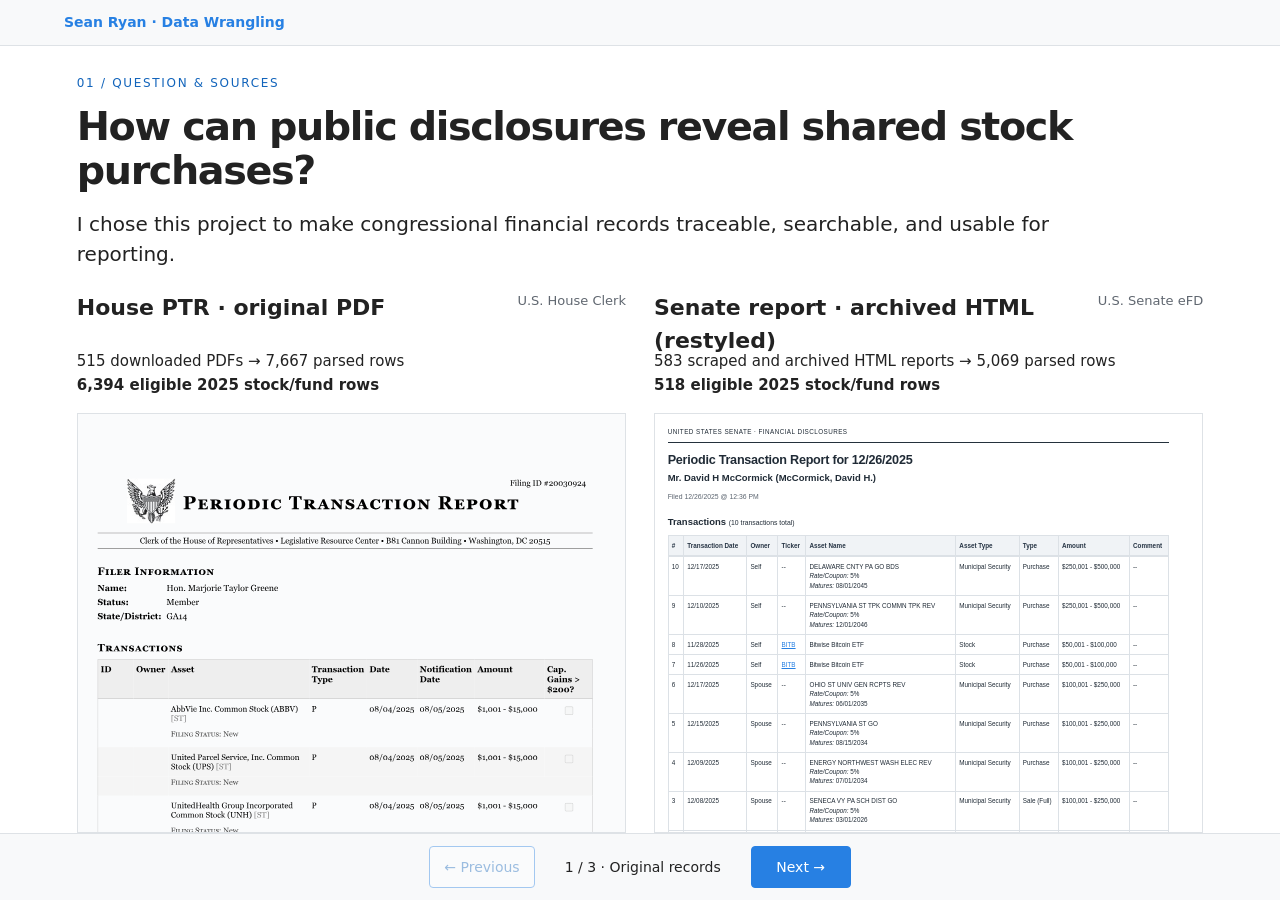
<file: site/data-wrangling.html>
<!doctype html><html lang="en"><head><meta charset="utf-8"><meta name="viewport" content="width=device-width,initial-scale=1"><title>From disclosures to comparable data | Sean Ryan · DSA 405</title>
<link rel="stylesheet" href="assets/p3-integrated.css?v=20261111-minimal-vector">
<style>
*{box-sizing:border-box}body{margin:0;color:#222;background:#fff;font:18px/1.5 system-ui,sans-serif}a{color:#2780e3}button{cursor:pointer;border:1px solid #2780e3;background:white;color:#1264bb;padding:8px 14px;border-radius:4px;font:inherit;font-size:14px}header{position:fixed;inset:0 0 auto;z-index:4;display:flex;justify-content:space-between;align-items:center;gap:20px;padding:12px 5vw;background:#f8f9fa;border-bottom:1px solid #dee2e6;font-size:14px}header nav{display:flex;gap:10px;align-items:center}header a{font-weight:600;text-decoration:none}section{padding:90px 6vw 40px;border-bottom:1px solid #dee2e6;min-height:90vh}.eyebrow{font-size:12px;color:#1264bb;letter-spacing:.14em;text-transform:uppercase;margin:0 0 12px}h1,h2{letter-spacing:-.035em;font-size:clamp(30px,3.1vw,44px);line-height:1.12;margin:0 0 16px;max-width:1100px}h3{font-size:22px;margin:0 0 10px}.lede{font-size:20px;max-width:1000px;margin:0 0 22px}.identity{font-size:13px;color:#606770;margin-top:24px}.source-grid{display:grid;grid-template-columns:1fr 1fr;gap:24px}.source-card{border-top:3px solid #2780e3;background:#f7f9fc;padding:22px}.source-card p{margin:8px 0}.format,.audit{color:#606770;font-size:14px}.count{font-size:38px;letter-spacing:-.03em;line-height:1.2;font-weight:650}.count span{font-size:17px;font-weight:400}.scope{font-size:17px}.scope-note{font-size:15px;color:#606770;margin-top:16px}.verification{padding:15px 18px;background:#edf5ff;border-left:3px solid #2780e3;font-size:16px;margin-top:20px}.verification code{font-size:14px}.verification p{margin:4px 0}.notes{display:none;margin:18px 0;padding:18px;background:#fff8e9;font-size:16px}.show-notes .notes{display:block}.result-grid{display:grid;grid-template-columns:1.15fr 1fr;gap:40px;align-items:start}table{border-collapse:collapse;width:100%;font-size:21px}td,th{padding:14px 10px;border-bottom:1px solid #dee2e6;text-align:left}td:last-child,th:last-child{text-align:right}th{font-size:14px;color:#606770}.highlight td{font-weight:700;color:#1264bb;background:#edf5ff}.takeaway{font-size:21px;margin:0 0 20px}.limitation{border-left:3px solid #c76b16;padding-left:18px;font-size:18px}.source-inspector .si-grid{grid-template-columns:1fr 1.15fr}.source-inspector .si-document img{max-height:350px;object-fit:contain;object-position:top;background:#fafafa}.source-inspector .si-detail pre{font-size:14px;padding:14px;margin:10px 0}.source-inspector .si-detail h3{font-size:21px}.source-inspector .si-detail p{font-size:16px}.source-inspector .si-toolbar button,.source-inspector .si-fields button{font-size:14px;padding:6px 10px}
@media(max-width:850px){.source-grid,.result-grid,.source-inspector .si-grid{grid-template-columns:1fr}header nav>a{display:none}.count{font-size:32px}.source-inspector .si-document img{max-height:none}section{padding:100px 6vw 40px}}
@media print{header{display:none}section{break-after:page;min-height:0;padding:25px}.notes{display:none!important}h1,h2{font-size:30px}body{font-size:15px}.source-inspector .si-document img{max-height:270px}}
</style><style>
.original-grid{display:grid;grid-template-columns:1fr 1fr;gap:28px}.original-record{margin:0;min-width:0}.record-heading{display:flex;align-items:baseline;justify-content:space-between;gap:12px}.record-heading h3{font-size:22px;margin:0}.record-heading span{font-size:13px;color:#606770;white-space:nowrap}.record-count{font-size:15px;line-height:1.6;margin:10px 0 14px}.record-image{display:block;width:100%;padding:0;border:1px solid #dee2e6;border-radius:0;background:#fafbfc;cursor:zoom-in}.record-image img{display:block;width:100%;height:420px;object-fit:cover;object-position:top}.original-record figcaption{font-size:13px;color:#606770;margin-top:8px}.html-example{margin-top:24px;border-top:1px solid #dee2e6;padding-top:16px}.html-example summary{cursor:pointer;color:#1264bb;font-size:16px}.html-grid{display:grid;grid-template-columns:1fr 1fr;gap:24px;margin-top:20px}.html-grid pre{padding:18px;background:#24313c;color:white;font:14px/1.55 Consolas,monospace;white-space:pre-wrap;overflow-wrap:anywhere}.compact{margin:0 0 24px;font-size:15px;padding:12px 16px}.network-summary{display:grid;grid-template-columns:1.15fr 1fr;gap:30px;margin-bottom:16px}.network-summary p{font-size:19px;margin:0}.network-summary .network-scope{font-size:14px;color:#606770}.network-live{display:block;width:100%;flex:none;height:clamp(600px,75vh,850px);border:0;background:#fff}.network-footer{display:flex;gap:28px;align-items:start;justify-content:space-between;margin-top:18px}.network-footer .limitation{font-size:16px;margin:0;max-width:850px}.network-footer>a{white-space:nowrap;font-size:14px}.record-zoom{position:fixed;inset:12px;width:calc(100% - 24px);height:calc(100dvh - 24px);max-width:none;max-height:none;border:1px solid #dee2e6;background:#fff;padding:20px;z-index:100}.record-zoom::backdrop{background:#14233799}.record-zoom-toolbar{display:flex;justify-content:space-between;gap:20px;align-items:center;position:sticky;top:-20px;background:white;padding:10px 0}.record-zoom img{display:block;width:100%;height:auto;max-width:1400px;margin:auto}
@media(max-width:850px){.original-grid,.html-grid,.network-summary{grid-template-columns:1fr}.record-image img{height:auto;max-height:550px}.record-heading{display:block}.network-footer{display:block}.network-live{height:650px}}
@media print{.network-live{display:none}.record-image img{height:300px}.html-example{display:none}}
</style><style>
.senate-native-preview{height:420px;overflow:auto;border:1px solid #dee2e6;background:white}
.senate-live-report{color:#202b36;background:white;padding:24px;font:14px/1.5 Arial,sans-serif;text-align:left}
.senate-live-report h1{font:700 24px/1.2 Arial,sans-serif;letter-spacing:-.02em;margin:18px 0 8px}.senate-live-report h2{font:600 18px/1.35 Arial,sans-serif;letter-spacing:0;margin:0 0 8px}.senate-live-report h3{font-size:18px;margin:24px 0 12px}.senate-live-report h3 small{font-size:13px;font-weight:400}.senate-agency{font-size:12px;letter-spacing:.07em;border-bottom:2px solid #24313c;padding-bottom:12px}.senate-filed{font-size:13px;color:#5c6570}
.senate-live-report table{font:12px/1.5 Arial,sans-serif;table-layout:auto;width:100%;border-collapse:collapse}.senate-live-report caption{position:absolute;width:1px;height:1px;overflow:hidden;clip-path:inset(50%)}.senate-live-report th,.senate-live-report td{font-size:inherit;padding:9px 6px;text-align:left;vertical-align:top;border:1px solid #dce1e6;overflow-wrap:anywhere}.senate-live-report th{font-weight:700;color:#263444;background:#f0f3f6}.senate-live-report table th:nth-child(5){min-width:110px}.senate-live-report td:last-child{text-align:left}.senate-enlarge{margin-top:10px;font-size:13px}.senate-zoom-content .senate-live-report{max-width:1500px;margin:auto;font-size:18px}.senate-zoom-content .senate-live-report table{font-size:16px}
.network-views{display:flex;flex-wrap:wrap;gap:8px;margin:8px 0 14px;flex:none}.network-views button[aria-pressed=true]{background:#2780e3;color:white}
.p3-ptr-only{position:relative}.p3-ptr-only .views,.p3-ptr-only .section-heading,.p3-ptr-only .source-toolbar,.p3-ptr-only .filing-status,.p3-ptr-only .document-status,.p3-ptr-only .guide,.p3-ptr-only .caption{display:none!important}
.p3-ptr-only .workspace{display:block!important;max-width:1100px;margin:0 auto;border:0}.p3-ptr-only .pdf-sheet{max-width:1100px;aspect-ratio:1.35;overflow:hidden}.p3-ptr-only .document{padding:0;overflow:visible}.p3-ptr-only .source-pane{height:auto!important}.p3-ptr-only .ptr-compact-detail{position:absolute;right:10px;top:12px;z-index:8;width:min(390px,42%);padding:18px;background:#fff;border:1px solid #b6cef0;box-shadow:0 5px 24px #182d4920;border-radius:6px}.p3-ptr-only .ptr-compact-detail[hidden]{display:none}.ptr-compact-detail h3{font-size:21px;margin:0 20px 12px 0}.ptr-compact-detail p{font-size:15px}.ptr-compact-detail pre{font-size:13px;white-space:pre-wrap;overflow-wrap:anywhere;background:#f1f5fa;padding:12px}.ptr-detail-close{float:right;border:0;padding:2px 6px}
#wrangle-challenge>.identity{max-width:1100px;width:100%;margin:14px auto 0}
@media(max-width:850px){.senate-native-preview{height:500px}.p3-ptr-only .pdf-sheet{aspect-ratio:1.05}.p3-ptr-only .ptr-compact-detail{position:relative;width:100%;right:auto;top:auto;margin-bottom:16px}.network-views button{font-size:12px}}
</style><style>
/* Keep hotspot percentages tied to the full PDF page; crop its parent only. */
.p3-ptr-only .pdf-sheet{aspect-ratio:auto!important;overflow:visible!important;transform:translateY(-16%)}
.p3-ptr-only .document{height:clamp(380px,46vw,580px);overflow:hidden!important;max-height:none}
.senate-live-report table{min-width:900px}
.senate-live-report th{white-space:nowrap}
.senate-live-report td:nth-child(2),.senate-live-report td:nth-child(3),.senate-live-report td:nth-child(4),.senate-live-report td:nth-child(8){white-space:nowrap}
.senate-live-report th:nth-child(5){min-width:170px}
</style><style>
.senate-fit-tools{display:flex;gap:8px;align-items:center;flex-wrap:wrap;margin:10px 0;font-size:12px}.senate-fit-tools button{font-size:12px;padding:5px 9px}.senate-fit-tools a{margin-left:auto}.senate-native-preview{overflow-x:hidden;overflow-y:auto;position:relative}.senate-native-preview>.senate-live-report{width:1000px;transform-origin:top left}.senate-native-preview .senate-live-report table{width:100%;min-width:900px}
.p3-ptr-only .walkthrough[open][data-placement="page"]{position:fixed!important;inset:16px!important;width:calc(100vw - 32px)!important;height:calc(100dvh - 32px)!important;max-height:none!important;margin:0!important;padding:22px!important;z-index:1000;box-shadow:0 0 0 100vmax #17283866;display:flex;flex-direction:column}
.p3-ptr-only .walkthrough[data-placement="page"] .value-pair,.p3-ptr-only .walkthrough[data-placement="page"] .concept-hint,.p3-ptr-only .walkthrough[data-placement="page"] #journey-why{display:none}
.p3-ptr-only .walkthrough[data-placement="page"] #popup-code{min-height:180px;flex:1}
.p3-ptr-only .walkthrough[data-placement="page"] .code-view{min-height:0;flex:1;display:flex;flex-direction:column}
.p3-ptr-only .walkthrough[data-placement="page"] .journey-description{padding:7px 0}
.network-zoom-tools{display:inline-flex;gap:6px;margin-left:auto}
body.slide-deck #wrangle-finding.active-slide{overflow:hidden}
#wrangle-finding h2{font-size:clamp(25px,2.7vw,38px);margin-bottom:10px}
#wrangle-finding .network-summary{gap:20px;margin-bottom:6px;flex:none}
#wrangle-finding .network-summary p{font-size:15px}
#wrangle-finding .network-summary .network-scope{font-size:12px}
#wrangle-finding .network-views{margin:4px 0 10px}
#wrangle-finding .network-views button{font-size:12px;padding:6px 10px}
#wrangle-finding .network-live{height:auto;min-height:0;flex:1 1 0;overflow:hidden}
#wrangle-finding .network-footer{flex:none;margin-top:8px}
#wrangle-finding .network-footer .limitation{font-size:12px;line-height:1.35}
#wrangle-finding>.identity{font-size:11px;margin:8px 0 0;flex:none}
body:not(.slide-deck) #wrangle-finding .network-live{height:650px;flex:none}
</style><style>.p3-ptr-only .walkthrough[open][data-placement="page"]{max-width:none!important}.p3-ptr-only .walkthrough::backdrop{background:#17283877!important}.native-network-legend{display:flex;gap:16px;flex-wrap:wrap;font-size:11px;color:#606770;margin:0 0 6px;flex:none}.native-network-legend i{display:inline-block;width:8px;height:8px;border-radius:50%;margin-right:5px}.native-network-legend .square{border-radius:1px}</style><style>
.original-grid{--record-preview-height:420px;align-items:start}
.original-grid>.original-record{display:grid;grid-template-rows:54px 68px var(--record-preview-height) auto auto auto;align-content:start}
.original-grid .record-heading{grid-row:1;align-items:start}
.original-grid .record-count{grid-row:2;margin:0;padding-top:4px}
.original-grid .record-image,.original-grid .senate-native-preview{grid-row:3;height:var(--record-preview-height);margin:0;overflow:hidden!important}
.original-grid .record-image img{height:100%}
.original-grid .senate-fit-tools{grid-row:4;margin:10px 0;min-height:32px}
.original-grid .senate-enlarge{grid-row:5;justify-self:start}
.original-grid>.original-record:first-child>figcaption{grid-row:4;margin-top:10px}
.original-grid>.original-record:last-child>figcaption{grid-row:6}
.p3-ptr-only.code-docked{display:grid;grid-template-columns:minmax(0,1fr) minmax(460px,1.15fr);gap:24px;align-items:start}
.p3-ptr-only.code-docked>.p3-main{min-width:0}
.p3-ptr-only.code-docked .workspace{max-width:100%}
.p3-ptr-only.code-docked .document{height:420px!important}
.p3-ptr-only .walkthrough[open][data-placement="right"]{position:relative!important;inset:auto!important;width:100%!important;max-width:none!important;height:clamp(480px,calc(100dvh - 250px),800px)!important;max-height:none!important;margin:0!important;padding:16px!important;z-index:8;box-shadow:none!important;display:flex;flex-direction:column;border:1px solid #dee2e6;border-radius:5px}
.p3-ptr-only .walkthrough[data-placement="right"] .value-pair,.p3-ptr-only .walkthrough[data-placement="right"] .concept-hint,.p3-ptr-only .walkthrough[data-placement="right"] #journey-why{display:none}
.p3-ptr-only .walkthrough[data-placement="right"] h2{font-size:22px}
.p3-ptr-only .walkthrough[data-placement="right"] #popup-why{font-size:13px}
.p3-ptr-only .walkthrough[data-placement="right"] .code-view{flex:1;min-height:0;display:flex;flex-direction:column}
.p3-ptr-only .walkthrough[data-placement="right"] #popup-code{flex:1;min-height:160px;font-size:13px}
.p3-ptr-only .walkthrough[data-placement="right"] .journey-description{padding:6px 0}
.p3-ptr-only .walkthrough[data-placement="right"] .journey-description h3{font-size:16px}
.code-colab-link{font-size:12px;margin-top:5px;display:inline-block}
@media(max-width:850px){.p3-ptr-only.code-docked{grid-template-columns:1fr}.original-grid>.original-record{grid-template-rows:54px 68px var(--record-preview-height) auto auto auto}}
</style><style>.p3-ptr-only .walkthrough[data-placement="right"] #popup-why{display:none}.slide-deck #wrangle-challenge.active-slide:has(.code-docked){padding-left:4vw;padding-right:4vw}</style><style>
.original-grid{grid-template-columns:minmax(0,1fr) minmax(0,1fr)!important}
.original-grid>.original-record{min-width:0;width:100%}
.original-grid .record-image,.original-grid .senate-native-preview{width:100%;overflow:auto!important}
.original-grid .record-image img{width:100%;height:auto!important;max-height:none!important}
.p3-ptr-only .document{overflow:auto!important;height:clamp(360px,calc(100dvh - 290px),680px)!important}
.p3-ptr-only .pdf-sheet{transform:none!important;max-width:100%!important}
.p3-ptr-only.code-docked .document{height:clamp(360px,calc(100dvh - 290px),680px)!important}
.p3-ptr-only .walkthrough[data-placement="right"]{padding:18px 20px;gap:0;border:1px solid #e1e6ed;border-radius:8px;box-shadow:none;background:#fff}
.p3-ptr-only .walkthrough .popup-head{order:0;margin:0 0 8px}
.p3-ptr-only .walkthrough .popup-head .eyebrow{font-size:10px;color:#6b7280}
.p3-ptr-only .walkthrough #popup-title{order:1;font-size:20px;line-height:1.3;margin:0 28px 8px 0}
.p3-ptr-only .walkthrough .code-colab-link{order:2;font-size:11px;color:#68758a;margin-bottom:12px}
.p3-ptr-only .walkthrough .journey-description{order:3;padding:12px 0;border-top:1px solid #edf0f4}
.p3-ptr-only .walkthrough[data-placement="right"] #journey-why{display:block!important;font-size:13px;line-height:1.5;color:#606b7b}
.p3-ptr-only .walkthrough .code-view{order:4;border:1px solid #e5e9ef;flex:1;min-height:180px;background:#fff}
.p3-ptr-only .walkthrough .code-toolbar{background:#f6f8fb;color:#566174;padding:9px 12px}
.p3-ptr-only .walkthrough #popup-code{font:13px/1.8 Consolas,monospace;background:#fff;color:#283447}
.p3-ptr-only .walkthrough .code-line.focused{background:#e8f1ff;border-left-color:#287de0}
.p3-ptr-only .walkthrough .line-explanation,.p3-ptr-only .walkthrough .journey-footer,.p3-ptr-only .walkthrough .journey-steps{display:none!important}
.p3-ptr-only .walkthrough .journey-controls{order:5;margin-top:12px;padding:10px 0 0;border:0}
.p3-ptr-only .walkthrough #journey-next{background:#287de0;color:#fff}
</style><style>header nav[hidden]{display:none!important}.senate-fit-tools{flex-wrap:wrap;gap:8px!important}.senate-fit-tools .senate-enlarge{margin:0!important;justify-self:auto!important;white-space:nowrap}.senate-fit-tools>a{margin-left:auto}.original-grid>.original-record:last-child>figcaption{grid-row:5}</style><style>.wrangle-summary{display:grid;grid-template-columns:1fr 1fr;gap:12px 28px;margin:14px 0 18px;padding:0 0 16px;border-bottom:1px solid #e4e8ee;font-size:15px;line-height:1.45}.wrangle-summary strong{font-weight:700}.wrangle-summary p{margin:4px 0 0;font-size:15px;line-height:1.45}.wrangle-summary .wrangle-check{grid-column:1/-1;background:#f0f6ff;padding:9px 12px;border-left:3px solid #287de0}.wrangle-check a{font-size:12px;white-space:nowrap;margin-left:10px}.p3-ptr-only .document,.p3-ptr-only.code-docked .document{height:clamp(300px,calc(100dvh - 410px),600px)!important}.p3-ptr-only.code-docked .walkthrough[data-placement="right"]{height:clamp(360px,calc(100dvh - 350px),680px)!important}@media(max-width:750px){.wrangle-summary{grid-template-columns:1fr;gap:10px}.wrangle-summary .wrangle-check{grid-column:auto}}</style><style>.p3-ptr-only.code-docked .walkthrough[data-placement="right"]{height:clamp(480px,calc(100dvh - 370px),720px)!important}.p3-ptr-only .pdf-sheet{min-width:0!important;width:100%!important}.p3-ptr-only .document{overflow-x:hidden!important}</style><style>.wrangle-summary{gap:10px 28px;margin-top:12px;margin-bottom:12px;padding-bottom:12px}.join-checklist{grid-column:1/-1;padding:12px 16px!important;margin:0!important;border:1px solid #dce7f5;border-radius:6px;background:#f7faff;min-height:0!important;width:auto!important}.join-checks-head{display:flex;align-items:center;justify-content:space-between;gap:16px;margin-bottom:8px}.join-checks-head h3{margin:0;font-size:16px;line-height:1.4}.join-checks-head a{font-size:12px;white-space:nowrap}.join-checklist ul{display:grid;grid-template-columns:1fr 1fr;gap:7px 24px;margin:0;padding:0;list-style:none}.join-checklist li{position:relative;padding-left:20px;font-size:14px;line-height:1.45}.join-checklist li:before{content:"✓";position:absolute;left:0;color:#247050;font-weight:700}.join-checklist li strong{font-weight:650}.join-checklist li b{font-weight:700}@media(max-width:850px){.join-checklist ul{grid-template-columns:1fr}}</style><style>
.wrangle-summary{gap:8px 24px;margin:10px 0 8px!important;padding-bottom:8px!important}
.join-checklist{padding:10px 12px!important}
.join-checks-head{margin-bottom:5px}
.join-checklist ul{gap:5px 22px}
#wrangle-challenge .p3-ptr-only{margin-top:0!important}
#wrangle-challenge .p3-ptr-only .p3-main,#wrangle-challenge .p3-ptr-only #sources,#wrangle-challenge .p3-ptr-only .workspace{margin-top:0!important;padding-top:0!important}
#wrangle-challenge .p3-ptr-only .document{padding-top:0!important}
#wrangle-challenge .p3-ptr-only:not(.code-docked) .pdf-sheet{margin-top:-12%;width:100%!important}
#wrangle-challenge .p3-ptr-only .source-pane{min-height:0!important}
</style><style>.join-checklist li.join-check-note{font-size:12px;line-height:1.45;color:#606b7b;padding-left:14px}.join-checklist li.join-check-note:before{content:none}.join-check-note>span{position:absolute;left:0;color:#287de0;font-weight:700}.join-checklist li sup{font-size:11px;color:#287de0;margin-left:2px}</style><style>.network-load-status{font-size:12px;color:#68758a;padding:4px 0}.network-load-status[hidden]{display:none}</style><style>.network-description{font-size:16px!important;line-height:1.45!important;color:#3f4b59;margin:6px 0 10px!important;max-width:1100px}</style><style>.rectangle-method p{max-width:680px}.rectangle-method small{display:block;margin-top:4px;font-size:12px;line-height:1.4;color:#68758a}</style><style id="unicode-sidecar-style">.p3-ptr-only:not(.code-docked){display:grid!important;grid-template-columns:minmax(0,1.4fr) minmax(280px,.8fr)!important;gap:28px;align-items:start}.p3-ptr-only>.p3-main{min-width:0;grid-column:1;grid-row:1}.unicode-sidecar{grid-column:2;grid-row:1;padding:16px 0 0 24px;border-left:1px solid #e1e6ed;min-width:0}.unicode-sidecar h3{font:700 24px system-ui;margin:4px 0 12px}.unicode-sidecar p{font-size:17px;line-height:1.45}.unicode-sidecar .unicode-label{font-size:12px;font-weight:700;text-transform:uppercase;color:#687585;margin-top:18px}.unicode-sidecar .unicode-example{font:20px/1.5 system-ui;overflow-wrap:anywhere;margin:5px 0 16px}.unicode-sidecar .unicode-math{font:23px/1.5 system-ui;border-top:1px solid #e8ecf0;padding-top:16px}.unicode-math small{font-size:14px;color:#687585}.unicode-sidecar .unicode-caption{font-size:15px;color:#526171}.unicode-sidecar summary{font-size:13px;color:#287ee5;cursor:pointer}.unicode-sidecar pre{white-space:pre-wrap;font-size:12px}.code-docked>.unicode-sidecar{display:none!important}@media(max-width:850px){.p3-ptr-only:not(.code-docked){grid-template-columns:1fr!important}.unicode-sidecar{grid-column:1;grid-row:2;padding:16px 0;border-left:0;border-top:1px solid #e1e6ed}}</style></head><body><header><a href="data-wrangling.html#wrangle-question">Sean Ryan · Data Wrangling</a><nav hidden><a href="./">Full walkthrough ↗</a><button id="speaker-notes">Speaker notes</button><button id="present">Present</button></nav></header><main><section id="wrangle-question"><p class="eyebrow">01 / Question & sources</p><h1>How can public disclosures reveal shared stock purchases?</h1><p class="lede">I chose this project to make congressional financial records traceable, searchable, and usable for reporting.</p>
<div class="original-grid">
<figure class="original-record"><div class="record-heading"><h3>House PTR · original PDF</h3><span>U.S. House Clerk</span></div><p class="record-count">515 downloaded PDFs → 7,667 parsed rows<br><strong>6,394 eligible 2025 stock/fund rows</strong></p><button class="record-image" type="button" data-zoom="assets/house-ptr-20030924.svg" data-title="House Clerk · Marjorie Taylor Greene · Filing 20030924" aria-label="Enlarge actual House PTR"><img src="assets/house-ptr-20030924.svg" alt="Actual one-page House PTR signed by Hon. Marjorie Taylor Greene on August 15, 2025"></button><figcaption>Marjorie Taylor Greene · signed August 15, 2025 · <a href="demos/data/raw/2025_pdfs/20030924.pdf" target="_blank" rel="noopener">Open captured PDF ↗</a></figcaption></figure>
<figure class="original-record"><div class="record-heading"><h3>Senate report · archived HTML (restyled)</h3><span>U.S. Senate eFD</span></div><p class="record-count">583 scraped and archived HTML reports → 5,069 parsed rows<br><strong>518 eligible 2025 stock/fund rows</strong></p><div class="senate-native-preview"><div class="senate-live-report" aria-label="Archived Senate disclosure rendered as text"><div class="senate-agency">UNITED STATES SENATE · FINANCIAL DISCLOSURES</div><h1>
                Periodic Transaction Report
                
                    for 12/26/2025
                
            </h1><h2>
                Mr. David
                H McCormick
                
                (McCormick, David H.)
            </h2><p class="senate-filed">Filed 12/26/2025 @ 12:36 PM</p><h3>Transactions <small>(10 transactions total)</small></h3><table>
                    <caption>List of transactions added to this report</caption>
                    <thead>
                        <tr>
                            <th scope="col">&#35;</th>
                            <th scope="col">Transaction Date</th>
                            <th scope="col">Owner</th>
                            <th scope="col">Ticker</th>
                            <th scope="col">Asset Name</th>
                            <th scope="col">Asset Type</th>
                            <th scope="col">Type</th>
                            <th scope="col">Amount</th>
                            <th scope="col">Comment</th>
                        </tr>
                    </thead>
                    <tbody>
                        
                            
                                <tr>
                                    <td>10</td>
                                    <td>
                                        12/17/2025
                                    </td>
                                    <td>Self</td>
                                    <td>
                                        
                                            --
                                        
                                        
                                    </td>
                                    <td>
                                        
                                            DELAWARE CNTY PA GO BDS 
                                        
                                        
                                        
                                            <div><em>Rate/Coupon:</em> 5%<br> <em>Matures:</em> 08/01/2045</div>
                                        
                                    </td>
                                    <td>Municipal Security</td>
                                    <td>Purchase</td>

                                    <td>$250,001 - $500,000</td>
                                    <td>--</td>
                                </tr>
                            
                                <tr>
                                    <td>9</td>
                                    <td>
                                        12/10/2025
                                    </td>
                                    <td>Self</td>
                                    <td>
                                        
                                            --
                                        
                                        
                                    </td>
                                    <td>
                                        
                                            PENNSYLVANIA ST TPK COMMN TPK REV
                                        
                                        
                                        
                                            <div><em>Rate/Coupon:</em> 5%<br> <em>Matures:</em> 12/01/2046</div>
                                        
                                    </td>
                                    <td>Municipal Security</td>
                                    <td>Purchase</td>

                                    <td>$250,001 - $500,000</td>
                                    <td>--</td>
                                </tr>
                            
                                <tr>
                                    <td>8</td>
                                    <td>
                                        11/28/2025
                                    </td>
                                    <td>Self</td>
                                    <td>
                                        
                                            <a href="https://finance.yahoo.com/quote/BITB"
                                               target="_blank" rel="noopener">BITB</a>
                                        
                                        
                                    </td>
                                    <td>
                                        
                                            Bitwise Bitcoin ETF
                                        
                                        
                                        
                                    </td>
                                    <td>Stock</td>
                                    <td>Purchase</td>

                                    <td>$50,001 - $100,000</td>
                                    <td>--</td>
                                </tr>
                            
                                <tr>
                                    <td>7</td>
                                    <td>
                                        11/26/2025
                                    </td>
                                    <td>Self</td>
                                    <td>
                                        
                                            <a href="https://finance.yahoo.com/quote/BITB"
                                               target="_blank" rel="noopener">BITB</a>
                                        
                                        
                                    </td>
                                    <td>
                                        
                                            Bitwise Bitcoin ETF
                                        
                                        
                                        
                                    </td>
                                    <td>Stock</td>
                                    <td>Purchase</td>

                                    <td>$50,001 - $100,000</td>
                                    <td>--</td>
                                </tr>
                            
                                <tr>
                                    <td>6</td>
                                    <td>
                                        12/17/2025
                                    </td>
                                    <td>Spouse</td>
                                    <td>
                                        
                                            --
                                        
                                        
                                    </td>
                                    <td>
                                        
                                            OHIO ST UNIV GEN RCPTS REV
                                        
                                        
                                        
                                            <div><em>Rate/Coupon:</em> 5%<br> <em>Matures:</em> 06/01/2035</div>
                                        
                                    </td>
                                    <td>Municipal Security</td>
                                    <td>Purchase</td>

                                    <td>$100,001 - $250,000</td>
                                    <td>--</td>
                                </tr>
                            
                                <tr>
                                    <td>5</td>
                                    <td>
                                        12/15/2025
                                    </td>
                                    <td>Spouse</td>
                                    <td>
                                        
                                            --
                                        
                                        
                                    </td>
                                    <td>
                                        
                                            PENNSYLVANIA ST GO
                                        
                                        
                                        
                                            <div><em>Rate/Coupon:</em> 5%<br> <em>Matures:</em> 08/15/2034</div>
                                        
                                    </td>
                                    <td>Municipal Security</td>
                                    <td>Purchase</td>

                                    <td>$100,001 - $250,000</td>
                                    <td>--</td>
                                </tr>
                            
                                <tr>
                                    <td>4</td>
                                    <td>
                                        12/09/2025
                                    </td>
                                    <td>Spouse</td>
                                    <td>
                                        
                                            --
                                        
                                        
                                    </td>
                                    <td>
                                        
                                            ENERGY NORTHWEST WASH ELEC REV
                                        
                                        
                                        
                                            <div><em>Rate/Coupon:</em> 5%<br> <em>Matures:</em> 07/01/2034</div>
                                        
                                    </td>
                                    <td>Municipal Security</td>
                                    <td>Purchase</td>

                                    <td>$100,001 - $250,000</td>
                                    <td>--</td>
                                </tr>
                            
                                <tr>
                                    <td>3</td>
                                    <td>
                                        12/08/2025
                                    </td>
                                    <td>Spouse</td>
                                    <td>
                                        
                                            --
                                        
                                        
                                    </td>
                                    <td>
                                        
                                            SENECA VY PA SCH DIST GO
                                        
                                        
                                        
                                            <div><em>Rate/Coupon:</em> 5%<br> <em>Matures:</em> 03/01/2026</div>
                                        
                                    </td>
                                    <td>Municipal Security</td>
                                    <td>Sale (Full)</td>

                                    <td>$100,001 - $250,000</td>
                                    <td>--</td>
                                </tr>
                            
                                <tr>
                                    <td>2</td>
                                    <td>
                                        12/08/2025
                                    </td>
                                    <td>Spouse</td>
                                    <td>
                                        
                                            --
                                        
                                        
                                    </td>
                                    <td>
                                        
                                            PHILADELPHIA PA GO
                                        
                                        
                                        
                                            <div><em>Rate/Coupon:</em> 5%<br> <em>Matures:</em> 02/01/2026</div>
                                        
                                    </td>
                                    <td>Municipal Security</td>
                                    <td>Sale (Full)</td>

                                    <td>$100,001 - $250,000</td>
                                    <td>--</td>
                                </tr>
                            
                                <tr>
                                    <td>1</td>
                                    <td>
                                        12/05/2025
                                    </td>
                                    <td>Spouse</td>
                                    <td>
                                        
                                            --
                                        
                                        
                                    </td>
                                    <td>
                                        
                                            UNIV PITTSBURGH OF THE COMWLTH REV
                                        
                                        
                                        
                                            <div><em>Rate/Coupon:</em> 5%<br> <em>Matures:</em> 04/15/2032</div>
                                        
                                    </td>
                                    <td>Municipal Security</td>
                                    <td>Purchase</td>

                                    <td>$100,001 - $250,000</td>
                                    <td>--</td>
                                </tr>
                            
                        
                    </tbody>
                </table></div></div><div class="senate-fit-tools" role="group" aria-label="Senate report zoom"><button type="button" data-senate-zoom="fit">Fit report</button><button type="button" data-senate-zoom="out" aria-label="Zoom Senate report out">−</button><span id="senate-scale-label"></span><button type="button" data-senate-zoom="in" aria-label="Zoom Senate report in">+</button><button type="button" class="senate-enlarge">Enlarge full Senate report ↗</button><a href="https://efdsearch.senate.gov/search/view/ptr/e337e1b4-ff0a-4b83-8a58-1d25a81ea26f/" target="_blank" rel="noopener">Official Senate page ↗</a></div><figcaption>David McCormick · filed December 26, 2025 · <a href="demos/data/raw/senate/html/e337e1b4-ff0a-4b83-8a58-1d25a81ea26f.html" target="_blank" rel="noopener">Open captured HTML ↗</a></figcaption></figure></div>
<details class="html-example"><summary>See the actual Senate HTML and how it is scraped</summary><div class="html-grid"><div><h3>Captured HTML · BITB row</h3><pre><code>&lt;tr&gt;
&lt;td&gt;8&lt;/td&gt;
&lt;td&gt;11/28/2025&lt;/td&gt;
&lt;td&gt;Self&lt;/td&gt;
&lt;td&gt;&lt;a href="https://finance.yahoo.com/quote/BITB" target="_blank"&gt;BITB&lt;/a&gt;&lt;/td&gt;
&lt;td&gt;Bitwise Bitcoin ETF&lt;/td&gt;
&lt;td&gt;Stock&lt;/td&gt;
&lt;td&gt;Purchase&lt;/td&gt;
&lt;td&gt;$50,001 - $100,000&lt;/td&gt;
&lt;td&gt;--&lt;/td&gt;
&lt;/tr&gt;</code></pre></div><div><h3>Read cells after checking the headers</h3><pre><code>table = find_table(html)  # requires the nine expected headers
for tr in table.select('tbody tr'):
    cells = tr.find_all('td', recursive=False)
    values = [re.sub(r'\s+', ' ', c.get_text(' ', strip=True)).strip()
              for c in cells]
    item,date,owner,ticker,asset,asset_type,kind,amount,comment = values</code></pre><p class="audit">Selected code from <a href="https://github.com/Strokeofluck/Data-Wrangling-and-Web-Scraping-P3/blob/main/scripts/senate.py" target="_blank" rel="noopener">scripts/senate.py ↗</a>. P3 reparses the saved reports locally.</p></div></div></details>
<p class="identity">Sean Ryan · <strong>sryan3</strong> · DSA 405 (002) · <a href="https://github.com/Strokeofluck/Data-Wrangling-and-Web-Scraping-P3" target="_blank" rel="noopener">P3 repository ↗</a></p><div class="notes">These are actual captured sources. Click either record to enlarge it. The House supplied PDFs; the Senate supplied HTML tables. I preserved the original files, parsed each format, and mapped their fields into a shared schema. P3 uses 6,394 eligible House rows and 518 Senate rows for its 2025 ticker-month comparison. The network on the last slide uses a separate frozen House-only purchase extract. The expandable HTML example shows a real Senate transaction row and the extraction code.</div></section><section id="wrangle-challenge"><p class="eyebrow">02 / Extraction walkthrough</p><h2>Inconsistent entries made regex unreliable</h2><div class="wrangle-summary" aria-label="Problem, fix, and checks">
<div><strong>The problem</strong><p>House members entered information differently, so a regex could not reliably tell where each field ended across all the reports.</p></div>
<div class="rectangle-method"><strong>The fix · PyMuPDF</strong><p>Divide the PDF into rectangular cells and read each box separately, instead of one large regex for the whole page.</p><small>Table boundaries define the boxes; shading is an extra check. Small patterns clean individual fields.</small></div>

<section class="join-checklist" aria-labelledby="join-checks-title">
<div class="join-checks-head"><h3 id="join-checks-title">What I checked</h3></div>
<ul>
<li><strong>No records lost or multiplied.</strong> <b>6,394 House</b> and <b>518 Senate</b> rows still counted.</li>
<li><strong>One row per ticker and month.</strong> No duplicate or missing keys.</li>

<li><strong>Dates stay in 2025.</strong> No months outside the study year.</li>
<li><strong>Counts make sense.</strong> Positive whole numbers only.</li>
</ul>
</section>
</div>
<div class="p3-integrated p3-ptr-only"><aside class="unicode-sidecar" aria-label="PDF text repair"><p class="eyebrow">After extraction</p><h3>Repair broken letters</h3><p>The PDF looks right, but its extracted text is garbled.</p><div class="unicode-label">Before</div><p class="unicode-example">F&#651;&#654;&#651;&#656;&#649; S&#662;&#643;&#662;&#663;&#661;: New</p><div class="unicode-label">After</div><p class="unicode-example">Filing Status: New</p><p class="unicode-math">&#x283; <small>(643)</small> &rarr; <strong style="font-size:19px">subtract 546</strong> &rarr; a <small>(97)</small></p><p class="unicode-caption">Each letter has a number. The PDF gave some letters numbers that were <strong>546 too high</strong>. Subtracting 546 turns those symbols back into the correct letters.</p><p class="unicode-caption">Repairing the label lets the parser recognize <strong>Filing Status</strong> and save <strong>New</strong> in its own <code>filing_status</code> column, keeping it out of the <code>asset</code> and <code>ticker</code> columns.</p><small><a href="https://github.com/jon-holt/DSA-405-Student/blob/main/assignments/labs/DSA405_Lab04_CleaningII_FA26.ipynb" target="_blank" rel="noopener">Lab 4 · Mojibake &#8599;</a></small><details style="margin-top:12px"><summary>See the code</summary><pre>chr(ord(char) - 0x0222)</pre><small>0x0222 is 546 in hexadecimal.</small><p><a href="https://github.com/Strokeofluck/house-ptr-scraper/blob/main/src/stage3_extract.py#L640-L655" target="_blank" rel="noopener">Full repair function &#8599;</a></p></details></aside>

<div class="p3-main" id="main">
  
  <nav class="views" aria-label="Project views"><button data-view="sources" aria-pressed="true">01 <span>Inspect the sources</span></button><button data-view="join" aria-pressed="false">02 <span>Verify the join</span></button><button data-view="data" aria-pressed="false">03 <span>Explore the result</span></button><button data-view="notes" aria-pressed="false">04 <span>Methods & notebook</span></button></nav>
  <div id="sources" class="view" aria-labelledby="source-heading">
    <div class="section-heading"><div><p class="eyebrow">THE DOCUMENT IS THE STARTING POINT</p><h2 id="source-heading">See exactly what was scraped.</h2></div><div class="segmented" aria-label="Source chamber"><button data-chamber="House" aria-pressed="true">House · PDF</button><button data-chamber="Senate" aria-pressed="false">Senate · HTML</button></div></div>
    <div class="source-toolbar"><label for="filing">Captured filing</label><select id="filing"></select><button id="random-filing" type="button">↻ Random filing</button><a id="original" target="_blank" rel="noopener">Open original ↗</a><a id="local-source" download>Download captured file ↓</a></div>
    <p id="filing-status" class="filing-status" aria-live="polite"></p><div class="workspace"><div class="source-pane"><div class="document-status"><span class="dot"></span><span id="document-kind">ACTUAL PDF · CAPTURED SOURCE</span><label class="overlay-label"><input id="overlays" type="checkbox" checked> Highlight fields</label></div><div id="document" class="document"><div class="pdf-sheet"><img src="assets/house-ptr-20030924.svg" alt="House PTR source document" style="width:100%;height:auto"></div></div></div><aside class="guide"><span class="guide-number">SOURCE → CODE → REASON</span><h3>Point to the evidence.</h3><p>Use the outlines on the document. Each opens one focused explanation, with the actual code and source location.</p><div id="field-list" class="field-list"></div><div id="source-context" class="source-context"></div><p class="quiet">Hover any field for its explanation; click to browse the entire source file. Arrows jump between steps. Scroll freely and return to the highlighted lines at any time.</p></aside></div>
    <p class="caption" id="source-caption"></p>
  </div>
  <div id="join" class="view" hidden aria-labelledby="join-heading"><div class="section-heading"><div><p class="eyebrow">PROVE THE RELATIONSHIP BEFORE MERGING</p><h2 id="join-heading">A join with a stated grain.</h2></div><span class="tag">9 data assertions passed</span></div><p class="section-lede">Different politicians are not matching entities. First, summarize each chamber to one row per ticker and calendar month. Then compare the two summaries.</p><div id="join-flow" class="join-flow"></div><div class="join-columns"><div><h3>The design, before the merge</h3><dl id="design" class="design"></dl></div><div><h3>The actual merge</h3><pre id="merge-code"></pre><p>Raw transaction rows are also combined in a separate table with their chamber and source identity. That append is a convenience; the validated merge below is the P3 join.</p><button class="text-button" id="explain-merge">Explain this code ↗</button><p><a id="download-join" href="demos/p3/data/combined_ticker_month.csv" download>Download the validated join CSV ↓</a></p></div></div><div id="coverage" class="coverage"></div><h3 class="spaced">Make a mistake on purpose.</h3><p>These are caught exceptions from deliberately broken inputs. They show the pipeline stops rather than producing plausible-looking output.</p><div id="failure-cases" class="failures"></div><details class="checks"><summary>Inspect all nine data assumptions</summary><ol id="checks"></ol></details></div>
  <div id="data" class="view" hidden aria-labelledby="data-heading">
    <div class="section-heading"><div><p class="eyebrow" id="data-grain">HOUSE + SENATE · 2025 TRANSACTIONS</p><h2 id="data-heading">Search the combined disclosures.</h2></div><a id="download-results" href="demos/p3/data/combined_transactions.csv" download class="download">Download full CSV ↓</a></div>
    <p id="data-description" class="section-lede">Search the report rows included in the 2025 comparison by name, ticker, asset, or filing ID. Use the filters above each column to narrow the table.</p>
    <div class="search-table-controls"><label class="page-size-label">Show <select id="page-size" aria-label="Rows per page"><option value="10">10</option><option value="25">25</option><option value="50">50</option><option value="100">100</option></select> entries</label><div class="table-search"><button type="button" id="reset-results" class="text-button">Clear filters</button><label for="table-search">Search: <input id="table-search" type="search" placeholder="Name, ticker, asset, filing ID…"></label></div></div>
    <div class="table-scroll disclosure-table"><table class="results" id="search-results"><caption class="sr-only" id="results-caption">Eligible 2025 House and Senate disclosure report rows. Use the column filters to narrow the table.</caption><thead id="results-head"></thead><tbody id="results"></tbody></table></div>
    <div class="table-bottom"><p id="result-count" aria-live="polite"></p><nav id="result-pages" class="result-pages" aria-label="Result pages"></nav></div>
    <p class="table-footnote" id="data-caveat">These are disclosed report rows, including amendments, rather than deduplicated trades. Amounts retain the reported brackets. A dash means the source field is blank.</p>
  </div>
  <div id="notes" class="view" hidden><h2>Methods & provenance</h2><p>House PDFs and archived Senate HTML are parsed locally. The two sources are summarized to one row per ticker and month, then joined one-to-one with all unmatched keys retained.</p><p>The pipeline preserves amount ranges, source identities and missing values. Nine data assertions check the joined result.</p><button class="text-button" id="explain-acquisition">Inspect the acquisition code ↗</button><p><a href="https://strokeofluck.github.io/Data-Wrangling-and-Web-Scraping-P3/docs/#notes" target="_blank" rel="noopener">Full P3 methods ↗</a></p></div>
</div>

<dialog id="explanation" class="walkthrough" aria-labelledby="popup-title">
  <div class="popup-head"><span class="eyebrow">SOURCE BESIDE THE CODE</span><button id="close-popup" aria-label="Close explanation">×</button></div>
  <h2 id="popup-title"></h2><p id="popup-why"></p>
  <div class="value-pair"><div><span>From the source</span><code id="popup-before"></code></div><div><span>Structured value</span><code id="popup-after"></code></div></div>
  <nav class="journey-controls" aria-label="Code walkthrough"><button id="journey-back" type="button" aria-label="Previous code step">← Previous</button><div><span id="journey-count" aria-live="polite"></span><div id="journey-steps" class="journey-steps"></div></div><button id="journey-next" type="button" aria-label="Next code step">Next →</button></nav>
  <div class="journey-description"><h3 id="journey-title"></h3><p id="journey-why"></p><p class="concept-hint">Hover or focus linked code or underlined words to see how they connect.</p></div>
  <div class="code-view"><div class="code-toolbar"><span id="popup-filename"></span><button id="jump-to-code" type="button">Back to highlighted lines ↓</button></div><pre id="popup-code" tabindex="0" aria-label="Entire source file with relevant lines highlighted"></pre></div>
  <div class="journey-footer"><p class="code-location" id="popup-location"></p><a id="popup-link" target="_blank" rel="noopener">Read this line in the repository ↗</a></div>
</dialog>
<div id="field-tooltip" role="tooltip" hidden></div>
<div id="code-tooltip" role="tooltip" hidden></div>
</div>
<p class="identity">Sean Ryan · <strong>sryan3</strong> · DSA 405 (002) · <a href="https://github.com/Strokeofluck/Data-Wrangling-and-Web-Scraping-P3" target="_blank" rel="noopener">P3 repository ↗</a></p><div class="notes">The hard part is translating PDF positions and HTML cells into the same columns without losing the meaning of the record. Use Inspect the sources to select a field and follow the actual code. Under Verify the join, each source is summarized to one ticker-month row, then a validated one-to-one outer join keeps unmatched keys. Count-conservation checks preserve all 6,394 eligible House records and 518 Senate records. The nine assertions check uniqueness, scope, retained keys and counts. Explore the result makes the individual records searchable. These are the actual P3 tools, directly incorporated into the slide.</div></section><section id="wrangle-finding"><p class="eyebrow">03 / Result & limitation</p><h2>Social Network Analysis</h2>
<p class="network-description">Blue and red dots are House members; gold dots are stocks they reported buying. Green labels show committee and subcommittee links.</p><div class="network-summary"><p><strong>AMZN connects 19 House filers</strong>, the most in this frozen purchase extract. The connections show shared reported stock choices, without establishing coordination.</p><p class="network-scope"><strong>House-only network:</strong> 3,179 accepted purchase records → 45 displayed filers · 355 shared tickers · 1,291 filer–ticker ties. Senate records are outside this graph.</p></div>
<nav class="network-views" aria-label="Network layers"><button type="button" data-network-view="full" aria-pressed="true">Stocks + all committees + subcommittees</button><button type="button" data-network-view="committee" aria-pressed="false">Stocks + committees</button><button type="button" data-network-view="stock" aria-pressed="false">Member–stock</button><button type="button" data-network-view="members" aria-pressed="false">Member–member</button><span class="network-zoom-tools"><button type="button" data-network-action="zoomOutNetworkBtn" aria-label="Zoom network out">−</button><button type="button" data-network-action="recenterNetworkBtn">Fit network</button><button type="button" data-network-action="zoomInNetworkBtn" aria-label="Zoom network in">+</button></span></nav><div class="native-network-legend"><span><i style="background:#2f6fdb"></i>Democrat</span><span><i style="background:#d64b4b"></i>Republican</span><span><i style="background:#d9a928"></i>Stock</span><span><i class="square" style="background:#667a70"></i>Committee</span><span><i class="square" style="background:#a8b7ae"></i>Subcommittee</span></div><span class="network-load-status" role="status">Loading network…</span><iframe class="network-live" src="https://strokeofluck.github.io/congressional-stock-network-2025/?embed=1#view=full&amp;layout=party" title="Interactive congressional stock-purchase network" loading="eager"></iframe>
<div class="network-footer"><p class="limitation"><strong>Limitation:</strong> Handwritten financial disclosure records were excluded because manually transcribing and cleaning them would have taken too much time for the scope of this project.</p><a href="https://strokeofluck.github.io/congressional-stock-network-2025/" target="_blank" rel="noopener">Open full network ↗</a></div>
<p class="identity">Sean Ryan · <strong>sryan3</strong> · DSA 405 (002)</p><div class="notes">The finished structured records support a network. Each line links a House filer to a stock reported as purchased. The shared-stock analysis retains tickers with at least two filers and counts repeated purchases once per filer-ticker connection. AMZN connects 19 filers, the highest stock degree in this extract. The interactive project also has committee views; those committee links are outside the simple shared-stock metrics quoted here. This is a separate frozen House-only purchase extract, not the P3 House-Senate joined table. Incomplete extraction and excluded transaction types limit the findings, and overlap alone is not evidence of coordination.</div></section></main>
<script src="demos/p3/data/project.js" defer></script><script src="assets/greene-source.js" defer></script><script src="assets/p3-integrated.js?v=greene-four-rows" defer></script><script>(() => {
const slides = [...document.querySelectorAll('body > main > section')];
const present = document.querySelector('#present'), notes = document.querySelector('#speaker-notes');
const style = document.createElement('style');
style.textContent = `
.deck-controls{position:fixed;z-index:5;inset:auto 0 0;display:flex;align-items:center;justify-content:center;gap:18px;padding:12px 4vw calc(12px + env(safe-area-inset-bottom));background:#f8f9fa;border-top:1px solid #dee2e6}
.deck-controls button{min-height:42px;min-width:100px;background:white}.deck-controls button:last-child{background:#2780e3;color:white}.deck-controls button:disabled{opacity:.4;cursor:default}.deck-status{font-size:14px;text-align:center;min-width:180px}body{padding-bottom:85px}body.slide-deck{overflow:hidden}
.slide-deck main > section,.slide-deck footer#sources{display:none}
.slide-deck main > section.active-slide,.slide-deck footer#sources.active-slide{display:flex;flex-direction:column;justify-content:flex-start;position:fixed;inset:var(--deck-header,75px) 0 var(--deck-controls,80px);height:auto;min-height:0;margin:0;overflow:auto;overscroll-behavior:contain;padding:28px max(6vw,calc((100vw - 1180px)/2)) 36px;border:0;scroll-behavior:auto}
.slide-deck #question.active-slide{justify-content:center}.active-slide h1:focus,.active-slide h2:focus,.active-slide h3:focus{outline:none}header nav button{white-space:nowrap}
@media(max-width:650px){header{gap:10px}header nav{gap:8px}.deck-controls{gap:10px}.deck-status{min-width:0;flex:1;font-size:12px}.deck-controls button{min-width:80px}.slide-deck main > section.active-slide,.slide-deck footer#sources.active-slide{padding:22px 6vw 30px}.slide-deck #question.active-slide{justify-content:flex-start}}
@media print{body.slide-deck{overflow:visible;padding:0}.deck-controls{display:none!important}.slide-deck main > section,.slide-deck main > section.active-slide,.slide-deck footer#sources,.slide-deck footer#sources.active-slide{display:block!important;position:static;height:auto;min-height:0;overflow:visible;break-after:page;padding:30px}}
`;
document.head.append(style);
const controls=document.createElement('nav');
controls.className='deck-controls';controls.setAttribute('aria-label','Slide navigation');
controls.innerHTML='<button type="button" id="slide-prev">← Previous</button><span class="deck-status" role="status" aria-live="polite"></span><button type="button" id="slide-next">Next →</button>';
document.body.append(controls);
const prev=controls.querySelector('#slide-prev'),next=controls.querySelector('#slide-next'),status=controls.querySelector('.deck-status');
const labels={'wrangle-question':'Original records','wrangle-challenge':'Highlighted PTR','wrangle-finding':'Interactive network'};
let current=0;
function resize(){document.documentElement.style.setProperty('--deck-header',document.querySelector('header').getBoundingClientRect().height+'px');document.documentElement.style.setProperty('--deck-controls',controls.getBoundingClientRect().height+'px');}
function targetIndex(target){return slides.findIndex(slide=>slide===target||(target&&slide.contains(target)));}
function show(index,updateHash=true,focus=false){
 current=Math.max(0,Math.min(slides.length-1,index));
 slides.forEach((slide,i)=>slide.classList.toggle('active-slide',i===current));
 prev.disabled=current===0;next.disabled=current===slides.length-1;
 status.textContent=(current+1)+' / '+slides.length+' · '+(labels[slides[current].id]||'Slide');
 if(updateHash)history.replaceState(null,'','#'+slides[current].id);
 if(document.body.classList.contains('slide-deck')){
  slides[current].scrollTop=0;
  if(focus){const heading=slides[current].querySelector('h1,h2,h3');if(heading){heading.tabIndex=-1;heading.focus({preventScroll:true});}}
 }else if(updateHash)slides[current].scrollIntoView({behavior:'instant'});
 resize();
}
function setDeck(enabled){document.body.classList.toggle('slide-deck',enabled);present.textContent=enabled?'Scroll view':'Present';present.setAttribute('aria-pressed',String(enabled));show(current,false);if(!enabled)slides[current].scrollIntoView({behavior:'instant'});}
prev.onclick=()=>show(current-1,true,true);next.onclick=()=>show(current+1,true,true);
present.onclick=()=>setDeck(!document.body.classList.contains('slide-deck'));
notes.onclick=()=>notes.setAttribute('aria-pressed',String(document.body.classList.toggle('show-notes')));
document.addEventListener('click',event=>{const link=event.target.closest('a[href^="#"]');if(!link)return;const index=targetIndex(document.getElementById(link.getAttribute('href').slice(1)));if(index>=0){event.preventDefault();show(index,true,true);}});
document.addEventListener('keydown',event=>{
 if(event.defaultPrevented||event.altKey||event.ctrlKey||event.metaKey||event.target.closest('.p3-integrated,input,textarea,select,button,a,summary,[contenteditable="true"],[role="slider"]'))return;
 if(['ArrowRight','PageDown','ArrowLeft','PageUp','Home','End'].includes(event.key)){event.preventDefault();show(event.key==='Home'?0:event.key==='End'?slides.length-1:current+(['ArrowRight','PageDown'].includes(event.key)?1:-1),true,true);}
 if(event.key.toLowerCase()==='n')notes.click();if(event.key==='Escape')setDeck(false);
});
window.addEventListener('hashchange',()=>{const index=targetIndex(document.getElementById(location.hash.slice(1)));if(index>=0)show(index,false);});
window.addEventListener('resize',resize);
if(typeof ResizeObserver!=='undefined'){const observer=new ResizeObserver(resize);observer.observe(document.querySelector('header'));observer.observe(controls);}
window.addEventListener('scroll',()=>{
 if(document.body.classList.contains('slide-deck'))return;
 const offset=document.querySelector('header').getBoundingClientRect().height;
 let nearest=0;slides.forEach((slide,i)=>{if(Math.abs(slide.getBoundingClientRect().top-offset)<Math.abs(slides[nearest].getBoundingClientRect().top-offset))nearest=i;});
 current=nearest;prev.disabled=current===0;next.disabled=current===slides.length-1;status.textContent=(current+1)+' / '+slides.length+' · '+(labels[slides[current].id]||'Slide');
},{passive:true});
const initial=targetIndex(document.getElementById(location.hash.slice(1)));if(initial>=0)current=initial;
setDeck(true);
})();</script><dialog id="record-zoom" class="record-zoom"><div class="record-zoom-toolbar"><strong id="record-zoom-title"></strong><button type="button" id="record-zoom-close">Close ×</button></div><img id="record-zoom-image" alt=""></dialog><script>(()=>{const dialog=document.getElementById('record-zoom');document.querySelectorAll('[data-zoom]').forEach(button=>button.addEventListener('click',()=>{document.getElementById('record-zoom-title').textContent=button.dataset.title;const image=document.getElementById('record-zoom-image');image.src=button.dataset.zoom;image.alt=button.dataset.title;dialog.showModal();}));document.getElementById('record-zoom-close').onclick=()=>dialog.close();})();</script><dialog class="record-zoom" id="senate-report-zoom"><div class="record-zoom-toolbar"><strong>Archived Senate report · restyled from saved HTML</strong><button type="button" id="senate-zoom-close">Close ×</button></div><div class="senate-zoom-content"><div class="senate-live-report" aria-label="Archived Senate disclosure rendered as text"><div class="senate-agency">UNITED STATES SENATE · FINANCIAL DISCLOSURES</div><h1>
                Periodic Transaction Report
                
                    for 12/26/2025
                
            </h1><h2>
                Mr. David
                H McCormick
                
                (McCormick, David H.)
            </h2><p class="senate-filed">Filed 12/26/2025 @ 12:36 PM</p><h3>Transactions <small>(10 transactions total)</small></h3><table>
                    <caption>List of transactions added to this report</caption>
                    <thead>
                        <tr>
                            <th scope="col">&#35;</th>
                            <th scope="col">Transaction Date</th>
                            <th scope="col">Owner</th>
                            <th scope="col">Ticker</th>
                            <th scope="col">Asset Name</th>
                            <th scope="col">Asset Type</th>
                            <th scope="col">Type</th>
                            <th scope="col">Amount</th>
                            <th scope="col">Comment</th>
                        </tr>
                    </thead>
                    <tbody>
                        
                            
                                <tr>
                                    <td>10</td>
                                    <td>
                                        12/17/2025
                                    </td>
                                    <td>Self</td>
                                    <td>
                                        
                                            --
                                        
                                        
                                    </td>
                                    <td>
                                        
                                            DELAWARE CNTY PA GO BDS 
                                        
                                        
                                        
                                            <div><em>Rate/Coupon:</em> 5%<br> <em>Matures:</em> 08/01/2045</div>
                                        
                                    </td>
                                    <td>Municipal Security</td>
                                    <td>Purchase</td>

                                    <td>$250,001 - $500,000</td>
                                    <td>--</td>
                                </tr>
                            
                                <tr>
                                    <td>9</td>
                                    <td>
                                        12/10/2025
                                    </td>
                                    <td>Self</td>
                                    <td>
                                        
                                            --
                                        
                                        
                                    </td>
                                    <td>
                                        
                                            PENNSYLVANIA ST TPK COMMN TPK REV
                                        
                                        
                                        
                                            <div><em>Rate/Coupon:</em> 5%<br> <em>Matures:</em> 12/01/2046</div>
                                        
                                    </td>
                                    <td>Municipal Security</td>
                                    <td>Purchase</td>

                                    <td>$250,001 - $500,000</td>
                                    <td>--</td>
                                </tr>
                            
                                <tr>
                                    <td>8</td>
                                    <td>
                                        11/28/2025
                                    </td>
                                    <td>Self</td>
                                    <td>
                                        
                                            <a href="https://finance.yahoo.com/quote/BITB"
                                               target="_blank" rel="noopener">BITB</a>
                                        
                                        
                                    </td>
                                    <td>
                                        
                                            Bitwise Bitcoin ETF
                                        
                                        
                                        
                                    </td>
                                    <td>Stock</td>
                                    <td>Purchase</td>

                                    <td>$50,001 - $100,000</td>
                                    <td>--</td>
                                </tr>
                            
                                <tr>
                                    <td>7</td>
                                    <td>
                                        11/26/2025
                                    </td>
                                    <td>Self</td>
                                    <td>
                                        
                                            <a href="https://finance.yahoo.com/quote/BITB"
                                               target="_blank" rel="noopener">BITB</a>
                                        
                                        
                                    </td>
                                    <td>
                                        
                                            Bitwise Bitcoin ETF
                                        
                                        
                                        
                                    </td>
                                    <td>Stock</td>
                                    <td>Purchase</td>

                                    <td>$50,001 - $100,000</td>
                                    <td>--</td>
                                </tr>
                            
                                <tr>
                                    <td>6</td>
                                    <td>
                                        12/17/2025
                                    </td>
                                    <td>Spouse</td>
                                    <td>
                                        
                                            --
                                        
                                        
                                    </td>
                                    <td>
                                        
                                            OHIO ST UNIV GEN RCPTS REV
                                        
                                        
                                        
                                            <div><em>Rate/Coupon:</em> 5%<br> <em>Matures:</em> 06/01/2035</div>
                                        
                                    </td>
                                    <td>Municipal Security</td>
                                    <td>Purchase</td>

                                    <td>$100,001 - $250,000</td>
                                    <td>--</td>
                                </tr>
                            
                                <tr>
                                    <td>5</td>
                                    <td>
                                        12/15/2025
                                    </td>
                                    <td>Spouse</td>
                                    <td>
                                        
                                            --
                                        
                                        
                                    </td>
                                    <td>
                                        
                                            PENNSYLVANIA ST GO
                                        
                                        
                                        
                                            <div><em>Rate/Coupon:</em> 5%<br> <em>Matures:</em> 08/15/2034</div>
                                        
                                    </td>
                                    <td>Municipal Security</td>
                                    <td>Purchase</td>

                                    <td>$100,001 - $250,000</td>
                                    <td>--</td>
                                </tr>
                            
                                <tr>
                                    <td>4</td>
                                    <td>
                                        12/09/2025
                                    </td>
                                    <td>Spouse</td>
                                    <td>
                                        
                                            --
                                        
                                        
                                    </td>
                                    <td>
                                        
                                            ENERGY NORTHWEST WASH ELEC REV
                                        
                                        
                                        
                                            <div><em>Rate/Coupon:</em> 5%<br> <em>Matures:</em> 07/01/2034</div>
                                        
                                    </td>
                                    <td>Municipal Security</td>
                                    <td>Purchase</td>

                                    <td>$100,001 - $250,000</td>
                                    <td>--</td>
                                </tr>
                            
                                <tr>
                                    <td>3</td>
                                    <td>
                                        12/08/2025
                                    </td>
                                    <td>Spouse</td>
                                    <td>
                                        
                                            --
                                        
                                        
                                    </td>
                                    <td>
                                        
                                            SENECA VY PA SCH DIST GO
                                        
                                        
                                        
                                            <div><em>Rate/Coupon:</em> 5%<br> <em>Matures:</em> 03/01/2026</div>
                                        
                                    </td>
                                    <td>Municipal Security</td>
                                    <td>Sale (Full)</td>

                                    <td>$100,001 - $250,000</td>
                                    <td>--</td>
                                </tr>
                            
                                <tr>
                                    <td>2</td>
                                    <td>
                                        12/08/2025
                                    </td>
                                    <td>Spouse</td>
                                    <td>
                                        
                                            --
                                        
                                        
                                    </td>
                                    <td>
                                        
                                            PHILADELPHIA PA GO
                                        
                                        
                                        
                                            <div><em>Rate/Coupon:</em> 5%<br> <em>Matures:</em> 02/01/2026</div>
                                        
                                    </td>
                                    <td>Municipal Security</td>
                                    <td>Sale (Full)</td>

                                    <td>$100,001 - $250,000</td>
                                    <td>--</td>
                                </tr>
                            
                                <tr>
                                    <td>1</td>
                                    <td>
                                        12/05/2025
                                    </td>
                                    <td>Spouse</td>
                                    <td>
                                        
                                            --
                                        
                                        
                                    </td>
                                    <td>
                                        
                                            UNIV PITTSBURGH OF THE COMWLTH REV
                                        
                                        
                                        
                                            <div><em>Rate/Coupon:</em> 5%<br> <em>Matures:</em> 04/15/2032</div>
                                        
                                    </td>
                                    <td>Municipal Security</td>
                                    <td>Purchase</td>

                                    <td>$100,001 - $250,000</td>
                                    <td>--</td>
                                </tr>
                            
                        
                    </tbody>
                </table></div></div></dialog><script>
(() => {
const senateZoom=document.getElementById('senate-report-zoom');
document.querySelector('.senate-enlarge').onclick=()=>senateZoom.showModal();
document.getElementById('senate-zoom-close').onclick=()=>senateZoom.close();
const frame=document.querySelector('.network-live');
document.querySelectorAll('[data-network-view]').forEach(button=>button.onclick=()=>{
 const descriptions={
 full:'Blue and red dots are House members; gold dots are stocks they reported buying. Green labels show committee and subcommittee links.',
 committee:'Blue and red dots are House members; gold dots are stocks they reported buying. Green labels show committee links.',
 stock:'Blue and red dots are House members; gold dots are stocks. Each line connects a member to a stock they reported buying.',
 members:'Each dot is a House member. Lines connect members who reported buying the same stocks.'
 };
 document.querySelector('.network-description').textContent=descriptions[button.dataset.networkView];

 document.querySelectorAll('[data-network-view]').forEach(b=>b.setAttribute('aria-pressed',String(b===button)));
 const ids={full:'subcommitteeBtn',committee:'committeeBtn',stock:'stockOnlyBtn',members:'memberOverlapBtn'};
 const control=frame.contentDocument?.getElementById(ids[button.dataset.networkView]);
 if(control)control.click();else frame.src='https://strokeofluck.github.io/congressional-stock-network-2025/?embed=1#view='+button.dataset.networkView+'&layout=party';
 frame.dispatchEvent(new Event('network-view-changed'));
});
const root=document.querySelector('.p3-ptr-only');
root.addEventListener('click',event=>{
 const button=event.target.closest('.hotspot');
 if(!button)return;
 event.preventDefault();event.stopImmediatePropagation();
 root.dispatchEvent(new CustomEvent('ptr-open-code',{detail:{key:button.dataset.field,button}}));
},true);
})();
</script><script>
(() => {
const preview=document.querySelector('.senate-native-preview'),report=preview.querySelector('.senate-live-report'),label=document.getElementById('senate-scale-label');
let factor=1;
function fitSenate(){report.style.zoom=1;const fit=Math.min(1,(preview.clientWidth-20)/1000),scale=fit*Math.min(1,factor);report.style.zoom=scale;label.textContent=Math.round(scale*100)+'%';}
document.querySelectorAll('[data-senate-zoom]').forEach(button=>button.onclick=()=>{factor=button.dataset.senateZoom==='fit'?1:Math.max(.35,Math.min(1,factor*(button.dataset.senateZoom==='out'?.85:1.15)));fitSenate();});
new ResizeObserver(fitSenate).observe(preview);fitSenate();
const frame=document.querySelector('.network-live');
let networkActivated=false;
const networkSlide=document.getElementById('wrangle-finding');
const loadStatus=document.querySelector('.network-load-status');
function fitGraph(){
 if(!networkSlide.classList.contains('active-slide')||frame.clientWidth<80||frame.clientHeight<80)return false;
 const hosts={subcommitteeView:'full',committeeView:'committee',stockView:'stock',memberOverlapView:'members'};
 const active=frame.contentDocument?.querySelector('.network-view.active');
 const view=hosts[active?.id]||document.querySelector('[data-network-view][aria-pressed="true"]')?.dataset.networkView||'full';
 const network=frame.contentWindow?.networkInstances?.[view];
 if(!network)return false;
 if(!networkActivated){
  const selected=document.querySelector('[data-network-view][aria-pressed="true"]')?.dataset.networkView||'full';
  const ids={full:'subcommitteeBtn',committee:'committeeBtn',stock:'stockOnlyBtn',members:'memberOverlapBtn'};
  const control=frame.contentDocument?.getElementById(ids[selected]);
  if(!control)return false;
  networkActivated=true;control.click();
 }
 network.setSize(frame.clientWidth+'px',frame.clientHeight+'px');network.redraw();network.fit({animation:false});if(loadStatus)loadStatus.hidden=true;return true;
}
document.querySelectorAll('[data-network-action]').forEach(button=>button.onclick=()=>{
 clearInterval(fitTimer);
 if(button.dataset.networkAction==='recenterNetworkBtn'){fitGraph();return;}
 frame.contentDocument?.getElementById(button.dataset.networkAction)?.click();
});
let fitTimer;
function scheduleFit(){clearInterval(fitTimer);let attempts=0,successes=0;fitTimer=setInterval(()=>{if(fitGraph())successes++;else successes=0;if(++attempts>=200||successes>=8)clearInterval(fitTimer);},150);}
new MutationObserver(()=>{if(networkSlide.classList.contains('active-slide'))scheduleFit();}).observe(networkSlide,{attributes:true,attributeFilter:['class']});
frame.addEventListener('network-view-changed',scheduleFit);
new ResizeObserver(scheduleFit).observe(frame);
frame.setAttribute('scrolling','no');
frame.addEventListener('load',()=>{
 networkActivated=false;const doc=frame.contentDocument;if(!doc)return;
 const style=doc.createElement('style');style.textContent='html,body{height:100%!important;min-height:0!important;overflow:hidden!important}body.embed-mode.explore-locked .network-view.active .visNetwork{min-height:0!important;height:100%!important}.topbar,.network-view-toggle,.network-tool-actions,.graph-legend{display:none!important}.network-toolbar.graph-search-panel{display:block!important;position:absolute!important;top:8px!important;left:8px!important;right:auto!important;width:min(350px,calc(100vw - 32px))!important;max-width:none!important;margin:0!important;padding:6px!important;z-index:8000!important;background:#fff!important;border:1px solid #e1e6ed!important;border-radius:8px!important;box-shadow:0 2px 8px #182d4912!important}.graph-search-panel .network-search-wrap{width:100%!important;max-width:none!important}.network-search-input{font-size:12px!important;min-height:36px!important}.network-search-results{z-index:9000!important}.affiliation-party-heading{top:62px!important}.network-card{border:0!important;border-radius:0!important;box-shadow:none!important}.stock-detail-drawer{top:8px!important;bottom:8px!important;height:calc(100vh - 16px)!important;max-height:calc(100vh - 16px)!important;z-index:99999!important}.stock-detail-drawer.open{display:flex!important;flex-direction:column!important}.stock-detail-body{flex:1!important;min-height:0!important;max-height:none!important;overflow:auto!important}';doc.head.append(style);
 
 const nativeFit=frame.contentWindow.fitAffiliationNetwork;
 if(nativeFit)frame.contentWindow.fitAffiliationNetwork=function(){
  const result=nativeFit.apply(this,arguments);fitGraph();return result;
 };
 // Keep node selection and detail drawers from resetting the camera.
 let selectedCamera=null,down=null;
 doc.addEventListener('pointerdown',event=>{
  if(event.target.tagName!=='CANVAS')return;
  const view=document.querySelector('[data-network-view][aria-pressed="true"]')?.dataset.networkView||'full';
  const n=frame.contentWindow.networkInstances?.[view];if(!n)return;
  down={x:event.clientX,y:event.clientY};
  selectedCamera={n,scale:n.getScale(),position:n.getViewPosition()};
 },true);
 doc.addEventListener('pointerup',event=>{
  if(!down||!selectedCamera)return;
  const clicked=Math.hypot(event.clientX-down.x,event.clientY-down.y)<8;down=null;
  if(!clicked)return;
  clearInterval(fitTimer);
  const saved=selectedCamera;
  [0,100,350,800].forEach(delay=>setTimeout(()=>saved.n.moveTo({position:saved.position,scale:saved.scale,animation:false}),delay));
 },true);

 scheduleFit();
});
})();
</script><script>document.addEventListener('DOMContentLoaded',()=>{const root=document.querySelector('.p3-ptr-only');root.addEventListener('ptr-open-code',e=>{requestAnimationFrame(()=>{const pane=root.querySelector('#document'),button=e.detail.button;if(button&&pane){const field=button.getBoundingClientRect(),box=pane.getBoundingClientRect();pane.scrollTop+=field.top-box.top-32;}root.closest('section').scrollTop=0;});});});</script></body></html>
</file>
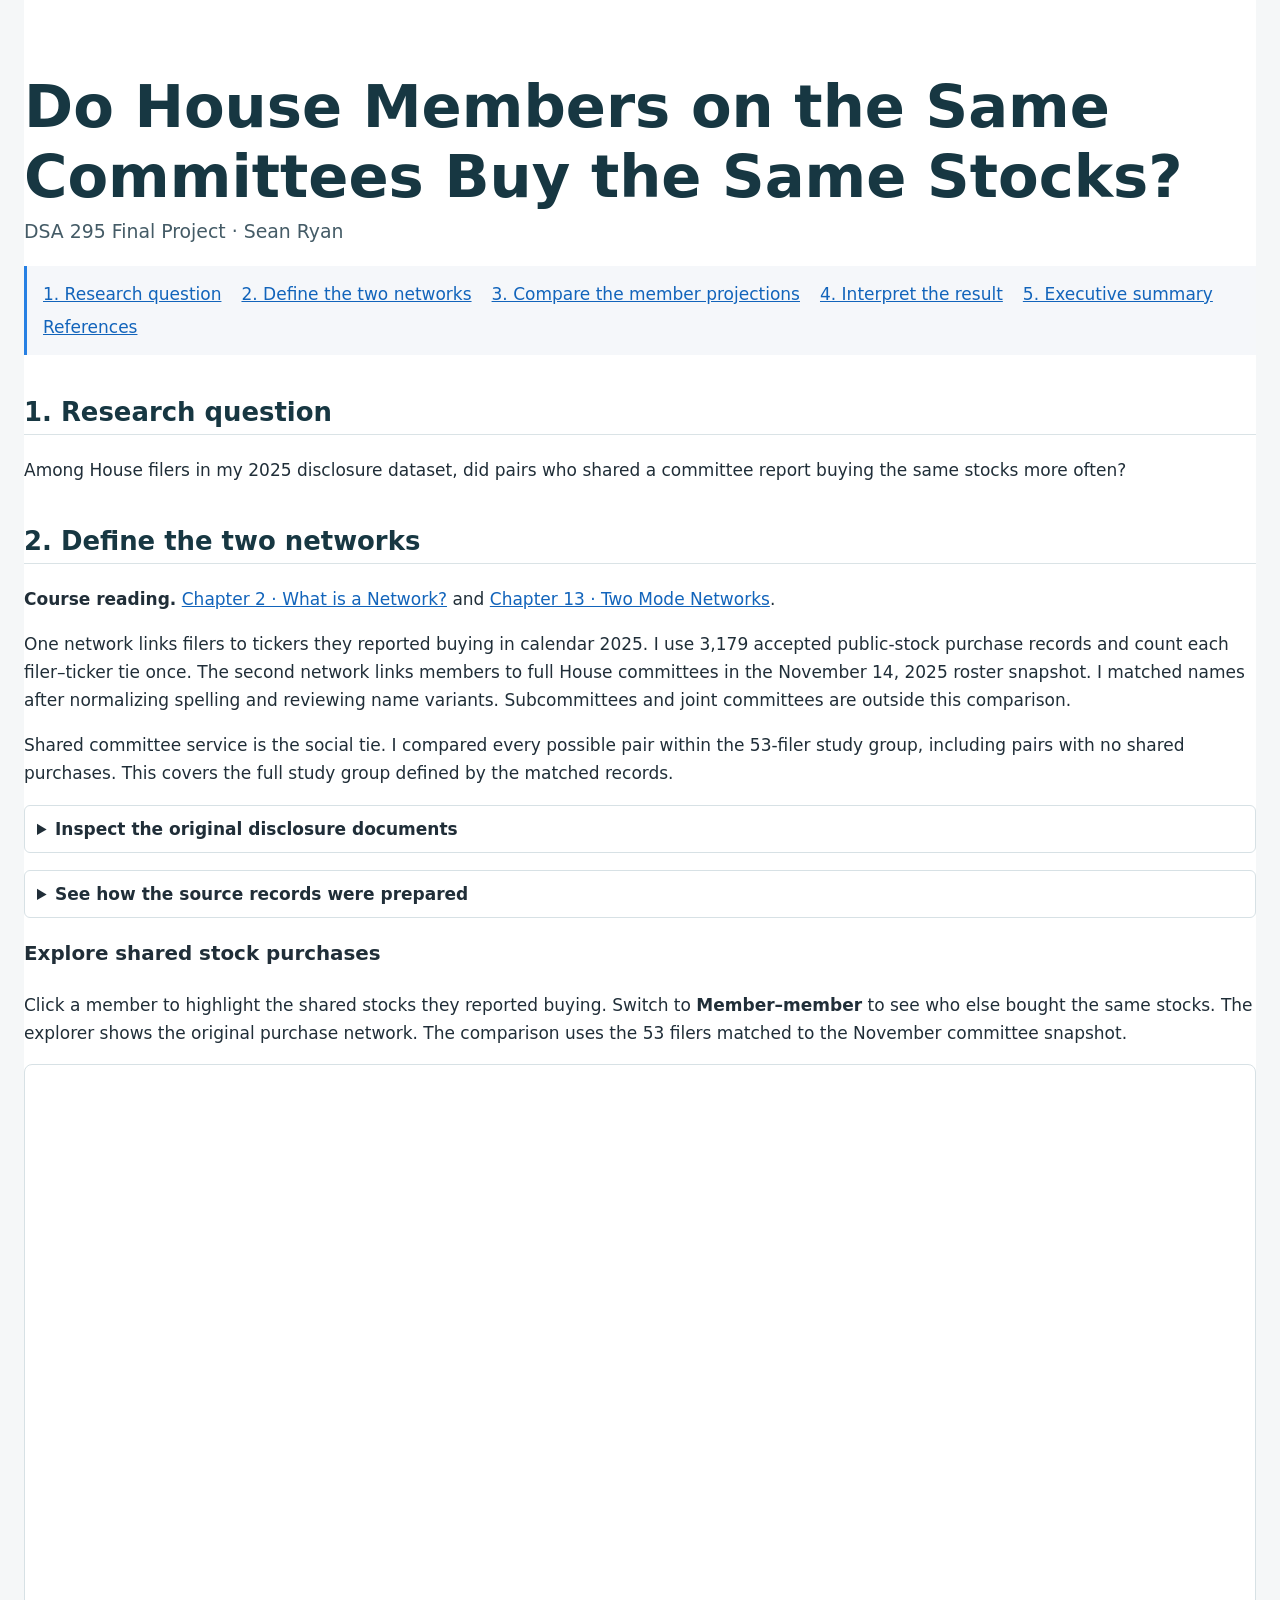
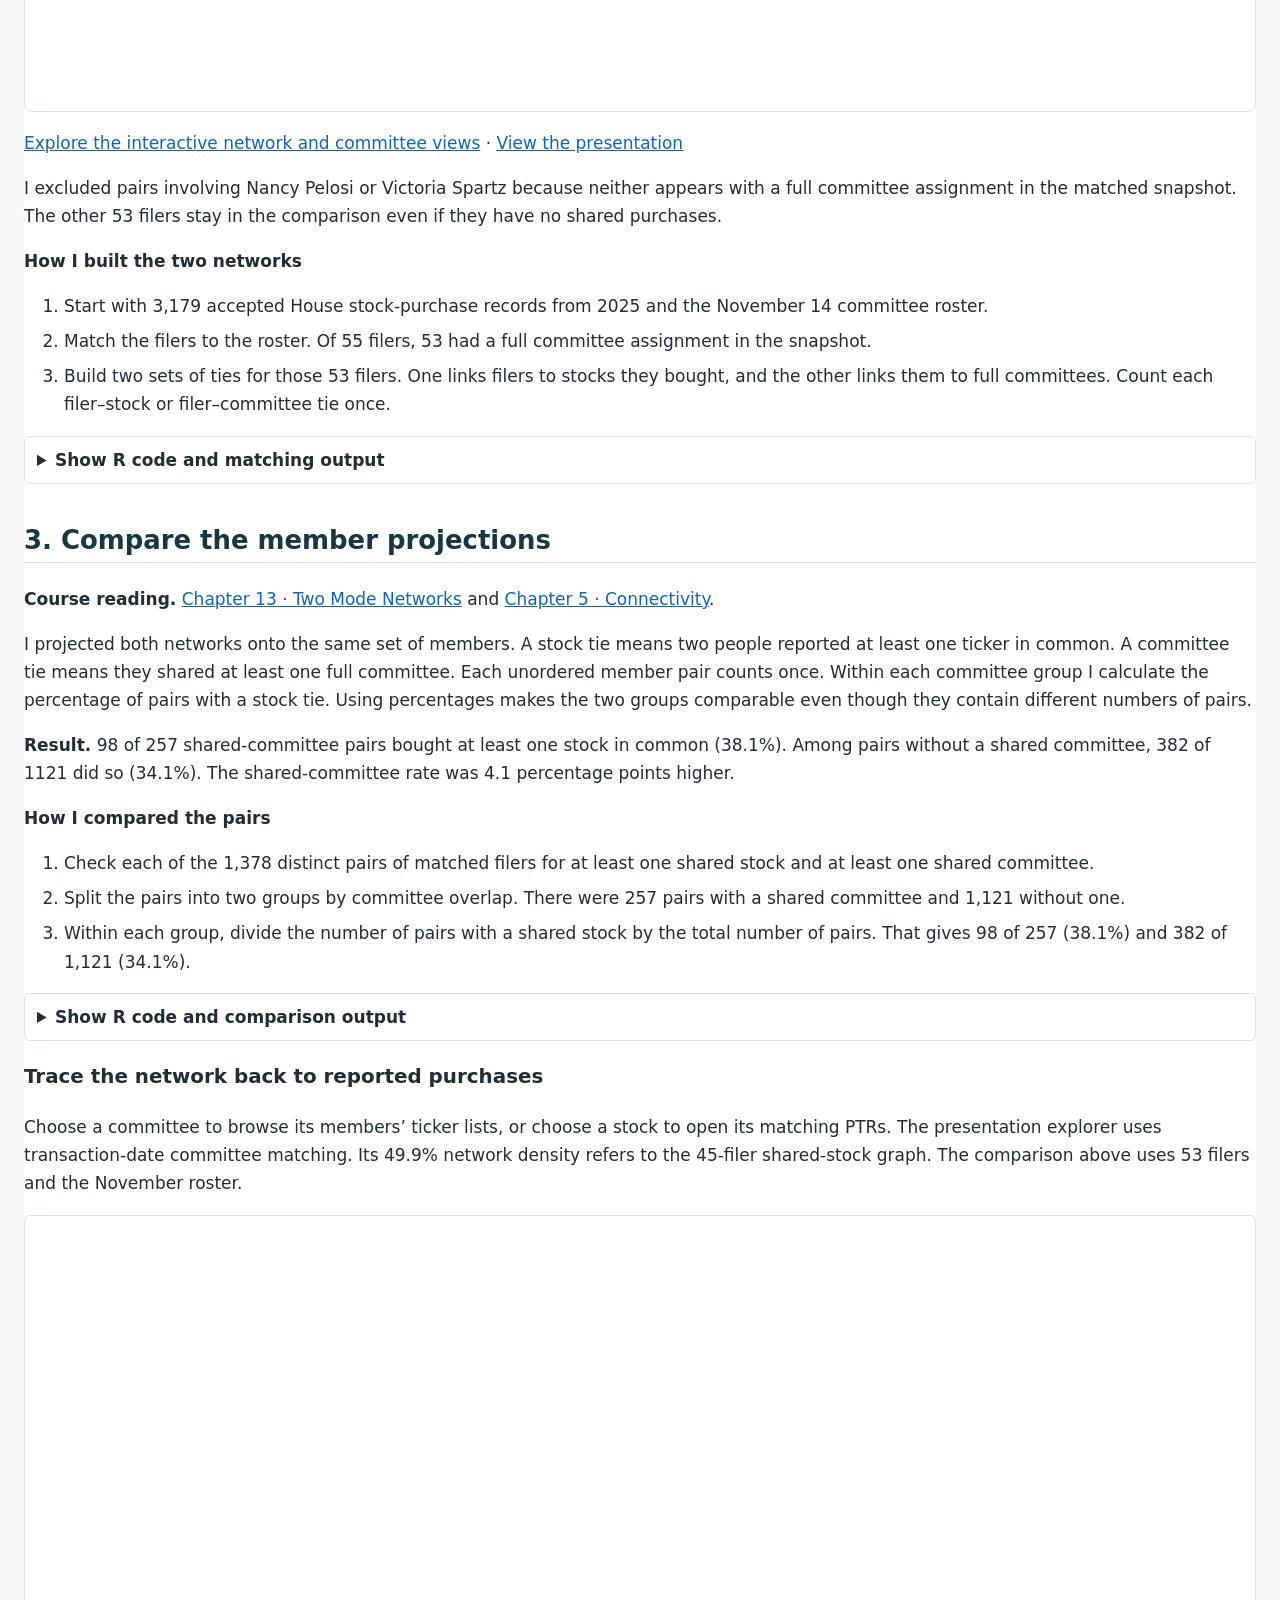
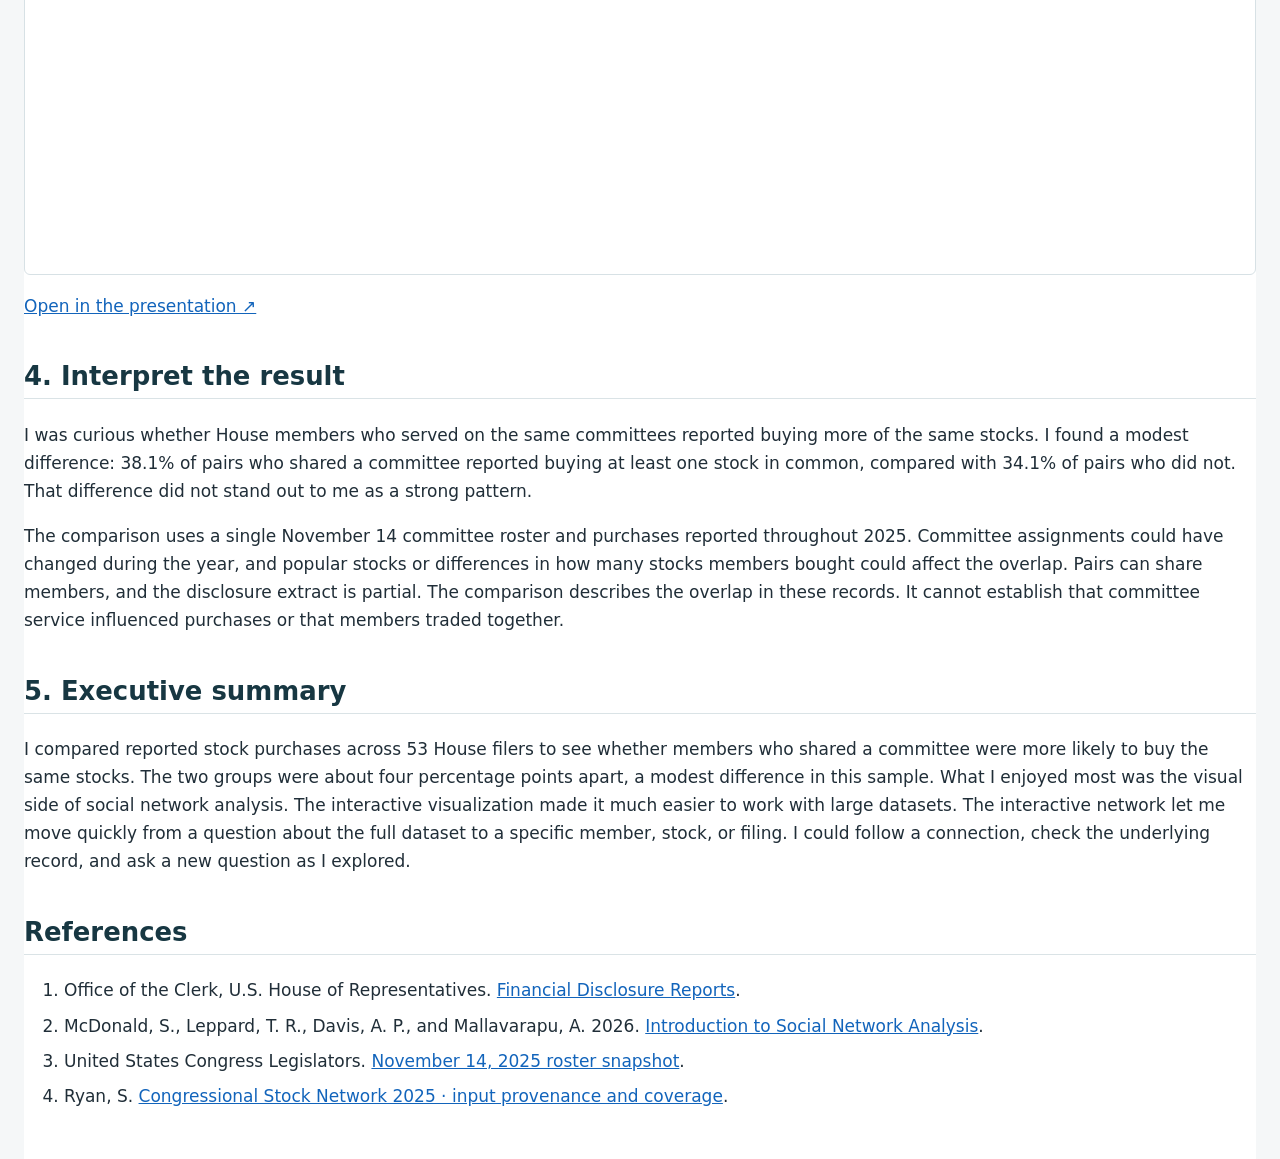
<file: site/DSA295-Final-Report.html>
<!DOCTYPE html>
<html xmlns="http://www.w3.org/1999/xhtml">
<head>
  <meta charset="utf-8" />
  <meta name="generator" content="pandoc 3.10" />
  <meta name="viewport" content="width=device-width, initial-scale=1.0, user-scalable=yes" />
  <title>Do House Members on the Same Committees Buy the Same Stocks?</title>
  <style>

span.smallcaps{font-variant: small-caps;}
div.columns{display: flex; gap: 1.5em;}
div.column{flex: auto;}
@media screen {
div.columns{gap: min(4vw, 1.5em);}
div.column{overflow-x: auto;}
}
div.hanging-indent{margin-left: 1.5em; text-indent: -1.5em;}

ul.task-list[class]{list-style: none;}
ul.task-list li input[type="checkbox"] {
font-size: inherit;
width: 0.8em;
margin: 0 0.8em 0.2em -1.6em;
vertical-align: middle;
}
.display.math{display: block; text-align: center; margin: 0.5rem auto;}

html { -webkit-text-size-adjust: 100%; }
pre > code.sourceCode { white-space: pre; position: relative; }
pre > code.sourceCode > span { display: inline-block; line-height: 1.25; }
pre > code.sourceCode > span:empty { height: 1.2em; }
.sourceCode { overflow: visible; }
code.sourceCode > span { color: inherit; text-decoration: inherit; }
div.sourceCode { margin: 1em 0; }
pre.sourceCode { margin: 0; }
@media screen {
div.sourceCode { overflow: auto; }
}
@media print {
pre > code.sourceCode { white-space: pre-wrap; }
pre > code.sourceCode > span { text-indent: -5em; padding-left: 5em; }
}
pre.numberSource code
{ counter-reset: source-line 0; }
pre.numberSource code > span
{ position: relative; left: -4em; counter-increment: source-line; }
pre.numberSource code > span > a:first-child::before
{ content: counter(source-line);
position: relative; left: -1em; text-align: right; vertical-align: baseline;
border: none; display: inline-block;
-webkit-touch-callout: none; -webkit-user-select: none;
-khtml-user-select: none; -moz-user-select: none;
-ms-user-select: none; user-select: none;
padding: 0 4px; width: 4em;
color: #aaaaaa;
}
pre.numberSource { margin-left: 3em; border-left: 1px solid #aaaaaa; padding-left: 4px; }
div.sourceCode
{ }
@media screen {
pre > code.sourceCode > span > a:first-child::before { text-decoration: underline; }
}
code span.al { color: #ff0000; font-weight: bold; } 
code span.an { color: #60a0b0; font-weight: bold; font-style: italic; } 
code span.at { color: #7d9029; } 
code span.bn { color: #40a070; } 
code span.bu { color: #008000; } 
code span.cf { color: #007020; font-weight: bold; } 
code span.ch { color: #4070a0; } 
code span.cn { color: #880000; } 
code span.co { color: #60a0b0; font-style: italic; } 
code span.cv { color: #60a0b0; font-weight: bold; font-style: italic; } 
code span.do { color: #ba2121; font-style: italic; } 
code span.dt { color: #902000; } 
code span.dv { color: #40a070; } 
code span.er { color: #ff0000; font-weight: bold; } 
code span.ex { } 
code span.fl { color: #40a070; } 
code span.fu { color: #06287e; } 
code span.im { color: #008000; font-weight: bold; } 
code span.in { color: #60a0b0; font-weight: bold; font-style: italic; } 
code span.kw { color: #007020; font-weight: bold; } 
code span.op { color: #666666; } 
code span.ot { color: #007020; } 
code span.pp { color: #bc7a00; } 
code span.sc { color: #4070a0; } 
code span.ss { color: #bb6688; } 
code span.st { color: #4070a0; } 
code span.va { color: #19177c; } 
code span.vs { color: #4070a0; } 
code span.wa { color: #60a0b0; font-weight: bold; font-style: italic; } 
</style>
  <style type="text/css">html { background: #f5f7f8; color: #202e38; }
body { max-width: 850px; margin: 0 auto; padding: clamp(22px, 5vw, 64px); background: #fff; font: 17px/1.65 system-ui, sans-serif; }
h1, h2 { color: #173742; line-height: 1.18; }
h1 { font-size: clamp(2.15rem, 6vw, 3.7rem); margin-bottom: .3rem; }
h2 { font-size: 1.62rem; margin-top: 2.6rem; border-bottom: 1px solid #dae3e6; padding-bottom: .4rem; }
.subtitle { color: #445b66; font-size: 1.18rem; margin-top: .25rem; }
.author { font-size: .95rem; }
a { color: #1264bb; }
nav { background: #f5f7fa; border-left: 3px solid #2780e3; padding: .35rem 1rem; }
pre { background: #f2f5f6; padding: .8rem 1rem; overflow-x: auto; border-radius: 5px; font-size: .81rem; }
figure { margin: 1.6rem 0; }
figure img { max-width: 100%; height: auto; }
figcaption { font-size: .88rem; color: #425762; }
li { margin-bottom: .45rem; }
</style>
<style>
.network-embed { width: min(1300px, calc(100vw - 3rem)); margin: 1.25rem calc((100% - min(1300px, calc(100vw - 3rem))) / 2) .75rem; }
.network-embed iframe { display: block; width: 100%; height: clamp(540px, 72vh, 740px); border: 1px solid #d7e1e5; border-radius: 8px; }
@media (max-width: 700px) { .network-embed { width: 100%; margin-inline: 0; } .network-embed iframe { height: 620px; } }
</style><style>
.report-visual { margin:1.1rem 0; border:1px solid #d7e1e5; border-radius:6px; padding:.55rem .75rem; }
.report-visual summary { cursor:pointer; font-weight:650; }
.sna-report-panel { display:block; width:100%; border:1px solid #d7e1e5; border-radius:6px; }
</style><style>
@media screen {
  body { box-sizing: border-box; width: min(1300px, calc(100% - 3rem)); max-width: none; padding: 2rem 0; }
  .network-embed { width: 100%; margin: 1rem 0 .75rem; }
  .network-embed iframe, .sna-report-panel { box-sizing: border-box; }
  #TOC ul { display: flex; flex-wrap: wrap; gap: .35rem 1.25rem; list-style: none; margin: .5rem 0; padding: 0; }
  #TOC li { margin: 0; }
  @media (max-width: 700px) {
    body { width: calc(100% - 2rem); padding-top: 1rem; }
  }
}
</style></head>
<body>
<header id="title-block-header">
<h1 class="title">Do House Members on the Same Committees Buy the Same
Stocks?</h1>
<p class="subtitle">DSA 295 Final Project · Sean Ryan</p>
</header>
<nav id="TOC" role="doc-toc">
<ul>
<li><a href="#research-question" id="toc-research-question">1. Research
question</a></li>
<li><a href="#define-the-two-networks" id="toc-define-the-two-networks">2. Define the two networks</a></li>
<li><a href="#compare-the-member-projections" id="toc-compare-the-member-projections">3. Compare the member
projections</a></li>
<li><a href="#interpret-the-result" id="toc-interpret-the-result">4.
Interpret the result</a></li>
<li><a href="#executive-summary" id="toc-executive-summary">5. Executive
summary</a></li>
<li><a href="#references" id="toc-references">References</a></li>
</ul>
</nav>
<h2 id="research-question">1. Research question</h2>
<p>Among House filers in my 2025 disclosure dataset, did pairs who
shared a committee report buying the same stocks more often?</p>
<h2 id="define-the-two-networks">2. Define the two networks</h2>
<p><strong>Course reading.</strong> <a href="https://stevemcd1.github.io/introSNA/networks.html">Chapter 2 ·
What is a Network?</a> and <a href="https://stevemcd1.github.io/introSNA/two_mode.html">Chapter 13 ·
Two Mode Networks</a>.</p>
<p>One network links filers to tickers they reported buying in calendar
2025. I use 3,179 accepted public-stock purchase records and count each
filer–ticker tie once. The second network links members to full House
committees in the November 14, 2025 roster snapshot. I matched names
after normalizing spelling and reviewing name variants. Subcommittees
and joint committees are outside this comparison.</p>
<p>Shared committee service is the social tie. I compared every possible pair within the 53-filer study group, including pairs with no shared purchases. This covers the full study group defined by the matched records.</p>
<details class="report-visual"><summary>Inspect the original disclosure documents</summary>
<p>The House PTR shows where the purchase data came from. The Senate example shows a different source format used in the earlier data-wrangling project.</p>
<iframe class="sna-report-panel" data-panel="sources" title="Interactive disclosure source documents" src="https://strokeofluck.github.io/congressional-stock-network-sna/sna-presentation.html?report-panel=sources&amp;v=afe6746" loading="lazy" style="height:750px"></iframe>
<p><a href="https://strokeofluck.github.io/congressional-stock-network-sna/sna-presentation.html#wrangle-question">Open in the presentation ↗</a></p>
</details>
<details class="report-visual"><summary>See how the source records were prepared</summary>
<p>These checks illustrate the earlier extraction and joining workflow. The report’s R code uses the frozen House purchase extract.</p>
<iframe class="sna-report-panel" data-panel="preparation" title="Presentation data preparation and validation visual" src="https://strokeofluck.github.io/congressional-stock-network-sna/sna-presentation.html?report-panel=preparation&amp;v=afe6746" loading="lazy" style="height:380px"></iframe>
<p><a href="https://strokeofluck.github.io/congressional-stock-network-sna/sna-presentation.html#wrangle-challenge">Open in the presentation ↗</a></p>
</details>
<h3>Explore shared stock purchases</h3>
<p>Click a member to highlight the shared stocks they reported buying. Switch to <strong>Member–member</strong> to see who else bought the same stocks. The explorer shows the original purchase network. The comparison uses the 53 filers matched to the November committee snapshot.</p>
<div class="network-embed"><iframe class="network-live" src="https://strokeofluck.github.io/congressional-stock-network-2025/?embed=1&amp;v=318abab#view=stock&amp;layout=party" title="Interactive congressional stock-purchase network" loading="lazy"></iframe></div>
<p><a href="https://strokeofluck.github.io/congressional-stock-network-2025/">Explore the interactive network and committee views</a> · <a href="https://strokeofluck.github.io/congressional-stock-network-sna/sna-presentation.html">View the presentation</a></p>
<p>I excluded pairs involving Nancy Pelosi or Victoria Spartz because
neither appears with a full committee assignment in the matched
snapshot. The other 53 filers stay in the comparison even if they have
no shared purchases.</p>
<p><strong>How I built the two networks</strong></p>
<ol>
<li>Start with 3,179 accepted House stock-purchase records from 2025 and the November 14 committee roster.</li>
<li>Match the filers to the roster. Of 55 filers, 53 had a full committee assignment in the snapshot.</li>
<li>Build two sets of ties for those 53 filers. One links filers to stocks they bought, and the other links them to full committees. Count each filer–stock or filer–committee tie once.</li>
</ol>
<details class="report-visual"><summary>Show R code and matching output</summary>
<div class="sourceCode" id="cb1"><pre class="sourceCode r"><code class="sourceCode r"><span id="cb1-1"><a href="#cb1-1" aria-hidden="true" tabindex="-1"></a>purchases <span class="ot">&lt;-</span> <span class="fu">read.csv</span>(<span class="st">&#39;sna-input.csv&#39;</span>, <span class="at">fileEncoding =</span> <span class="st">&#39;UTF-8-BOM&#39;</span>)</span>
<span id="cb1-2"><a href="#cb1-2" aria-hidden="true" tabindex="-1"></a>roster <span class="ot">&lt;-</span> <span class="fu">read.csv</span>(<span class="st">&#39;work/committee-affiliations.csv&#39;</span>, <span class="at">fileEncoding =</span> <span class="st">&#39;UTF-8-BOM&#39;</span>)</span>
<span id="cb1-3"><a href="#cb1-3" aria-hidden="true" tabindex="-1"></a>members <span class="ot">&lt;-</span> <span class="fu">sort</span>(<span class="fu">intersect</span>(purchases<span class="sc">$</span>politician, roster<span class="sc">$</span>politician))</span>
<span id="cb1-4"><a href="#cb1-4" aria-hidden="true" tabindex="-1"></a>buy <span class="ot">&lt;-</span> <span class="fu">unique</span>(<span class="fu">subset</span>(purchases, politician <span class="sc">%in%</span> members,</span>
<span id="cb1-5"><a href="#cb1-5" aria-hidden="true" tabindex="-1"></a>                     <span class="at">select =</span> <span class="fu">c</span>(politician, ticker_v8_2_cleaned)))</span>
<span id="cb1-6"><a href="#cb1-6" aria-hidden="true" tabindex="-1"></a>assignments <span class="ot">&lt;-</span> <span class="fu">unique</span>(<span class="fu">subset</span>(roster, politician <span class="sc">%in%</span> members))</span>
<span id="cb1-7"><a href="#cb1-7" aria-hidden="true" tabindex="-1"></a>stocks <span class="ot">&lt;-</span> <span class="fu">as.matrix</span>(<span class="fu">xtabs</span>(<span class="sc">~</span> politician <span class="sc">+</span> ticker_v8_2_cleaned, buy))</span>
<span id="cb1-8"><a href="#cb1-8" aria-hidden="true" tabindex="-1"></a>committees <span class="ot">&lt;-</span> <span class="fu">as.matrix</span>(<span class="fu">xtabs</span>(<span class="sc">~</span> politician <span class="sc">+</span> committee, assignments))</span>
<span id="cb1-9"><a href="#cb1-9" aria-hidden="true" tabindex="-1"></a>stocks <span class="ot">&lt;-</span> stocks[members, , drop <span class="ot">=</span> <span class="cn">FALSE</span>]</span>
<span id="cb1-10"><a href="#cb1-10" aria-hidden="true" tabindex="-1"></a>committees <span class="ot">&lt;-</span> committees[members, , drop <span class="ot">=</span> <span class="cn">FALSE</span>]</span>
<span id="cb1-11"><a href="#cb1-11" aria-hidden="true" tabindex="-1"></a><span class="fu">stopifnot</span>(<span class="fu">nrow</span>(purchases) <span class="sc">==</span> <span class="dv">3179</span>, <span class="fu">length</span>(members) <span class="sc">==</span> <span class="dv">53</span>,</span>
<span id="cb1-12"><a href="#cb1-12" aria-hidden="true" tabindex="-1"></a>          <span class="fu">all</span>(purchases<span class="sc">$</span>asset_type <span class="sc">==</span> <span class="st">&#39;ST&#39;</span>), <span class="fu">all</span>(purchases<span class="sc">$</span>transaction_type <span class="sc">==</span> <span class="st">&#39;P&#39;</span>),</span>
<span id="cb1-13"><a href="#cb1-13" aria-hidden="true" tabindex="-1"></a>          <span class="fu">all</span>(purchases<span class="sc">$</span>ticker_parse_status <span class="sc">==</span> <span class="st">&#39;accepted&#39;</span>),</span>
<span id="cb1-14"><a href="#cb1-14" aria-hidden="true" tabindex="-1"></a>          <span class="fu">all</span>(<span class="fu">grepl</span>(<span class="st">&#39;^2025-&#39;</span>, purchases<span class="sc">$</span>transaction_date)))</span>
<span id="cb1-15"><a href="#cb1-15" aria-hidden="true" tabindex="-1"></a><span class="fu">print</span>(<span class="fu">c</span>(<span class="at">records =</span> <span class="fu">nrow</span>(purchases), <span class="at">filers =</span> <span class="fu">length</span>(<span class="fu">unique</span>(purchases<span class="sc">$</span>politician)),</span>
<span id="cb1-16"><a href="#cb1-16" aria-hidden="true" tabindex="-1"></a>        <span class="at">matched_filers =</span> <span class="fu">length</span>(members)))</span>
<span id="cb1-17"><a href="#cb1-17" aria-hidden="true" tabindex="-1"></a><span class="fu">print</span>(<span class="fu">setdiff</span>(<span class="fu">unique</span>(purchases<span class="sc">$</span>politician), members))</span></code></pre></div>
<pre class="text"><code>       records         filers matched_filers 
          3179             55             53 
[1] &quot;Hon. Victoria Spartz&quot; &quot;Hon. Nancy Pelosi&quot;   </code></pre>
</details>
<h2 id="compare-the-member-projections">3. Compare the member
projections</h2>
<p><strong>Course reading.</strong> <a href="https://stevemcd1.github.io/introSNA/two_mode.html">Chapter 13 ·
Two Mode Networks</a> and <a href="https://stevemcd1.github.io/introSNA/connectivity.html">Chapter 5
· Connectivity</a>.</p>
<p>I projected both networks onto the same set of members. A stock tie
means two people reported at least one ticker in common. A committee tie
means they shared at least one full committee. Each unordered member
pair counts once. Within each committee group I calculate the percentage
of pairs with a stock tie. Using percentages makes the two groups comparable even though they contain different numbers of pairs.</p>
<p><strong>Result.</strong> 98 of 257 shared-committee pairs bought at
least one stock in common (38.1%). Among pairs without a shared
committee, 382 of 1121 did so (34.1%). The shared-committee rate was 4.1
percentage points higher.</p>

<p><strong>How I compared the pairs</strong></p>
<ol>
<li>Check each of the 1,378 distinct pairs of matched filers for at least one shared stock and at least one shared committee.</li>
<li>Split the pairs into two groups by committee overlap. There were 257 pairs with a shared committee and 1,121 without one.</li>
<li>Within each group, divide the number of pairs with a shared stock by the total number of pairs. That gives 98 of 257 (38.1%) and 382 of 1,121 (34.1%).</li>
</ol>
<details class="report-visual"><summary>Show R code and comparison output</summary>
<div class="sourceCode" id="cb3"><pre class="sourceCode r"><code class="sourceCode r"><span id="cb3-1"><a href="#cb3-1" aria-hidden="true" tabindex="-1"></a>overlap <span class="ot">&lt;-</span> <span class="fu">tcrossprod</span>(stocks)</span>
<span id="cb3-2"><a href="#cb3-2" aria-hidden="true" tabindex="-1"></a>committee_overlap <span class="ot">&lt;-</span> <span class="fu">tcrossprod</span>(committees)</span>
<span id="cb3-3"><a href="#cb3-3" aria-hidden="true" tabindex="-1"></a>pair <span class="ot">&lt;-</span> <span class="fu">upper.tri</span>(overlap)</span>
<span id="cb3-4"><a href="#cb3-4" aria-hidden="true" tabindex="-1"></a>stock_tie <span class="ot">&lt;-</span> overlap[pair] <span class="sc">&gt;</span> <span class="dv">0</span></span>
<span id="cb3-5"><a href="#cb3-5" aria-hidden="true" tabindex="-1"></a>committee_tie <span class="ot">&lt;-</span> committee_overlap[pair] <span class="sc">&gt;</span> <span class="dv">0</span></span>
<span id="cb3-6"><a href="#cb3-6" aria-hidden="true" tabindex="-1"></a>group <span class="ot">&lt;-</span> <span class="fu">list</span>(<span class="st">&#39;Shared committee&#39;</span> <span class="ot">=</span> committee_tie,</span>
<span id="cb3-7"><a href="#cb3-7" aria-hidden="true" tabindex="-1"></a>              <span class="st">&#39;No shared committee&#39;</span> <span class="ot">=</span> <span class="sc">!</span>committee_tie)</span>
<span id="cb3-8"><a href="#cb3-8" aria-hidden="true" tabindex="-1"></a>results <span class="ot">&lt;-</span> <span class="fu">data.frame</span>(<span class="at">group =</span> <span class="fu">names</span>(group),</span>
<span id="cb3-9"><a href="#cb3-9" aria-hidden="true" tabindex="-1"></a>                      <span class="at">pairs =</span> <span class="fu">vapply</span>(group, sum, <span class="fu">integer</span>(<span class="dv">1</span>)),</span>
<span id="cb3-10"><a href="#cb3-10" aria-hidden="true" tabindex="-1"></a>                      <span class="at">stock_ties =</span> <span class="fu">vapply</span>(group, <span class="cf">function</span>(g) <span class="fu">sum</span>(g <span class="sc">&amp;</span> stock_tie), <span class="fu">integer</span>(<span class="dv">1</span>)))</span>
<span id="cb3-11"><a href="#cb3-11" aria-hidden="true" tabindex="-1"></a>results<span class="sc">$</span>pct <span class="ot">&lt;-</span> <span class="dv">100</span> <span class="sc">*</span> results<span class="sc">$</span>stock_ties <span class="sc">/</span> results<span class="sc">$</span>pairs</span>
<span id="cb3-12"><a href="#cb3-12" aria-hidden="true" tabindex="-1"></a>gap <span class="ot">&lt;-</span> results<span class="sc">$</span>pct[<span class="dv">1</span>] <span class="sc">-</span> results<span class="sc">$</span>pct[<span class="dv">2</span>]</span>
<span id="cb3-13"><a href="#cb3-13" aria-hidden="true" tabindex="-1"></a><span class="fu">stopifnot</span>(<span class="fu">sum</span>(results<span class="sc">$</span>pairs) <span class="sc">==</span> <span class="fu">choose</span>(<span class="fu">length</span>(members), <span class="dv">2</span>),</span>
<span id="cb3-14"><a href="#cb3-14" aria-hidden="true" tabindex="-1"></a>          <span class="fu">sum</span>(results<span class="sc">$</span>stock_ties) <span class="sc">==</span> <span class="fu">sum</span>(stock_tie))</span>
<span id="cb3-15"><a href="#cb3-15" aria-hidden="true" tabindex="-1"></a><span class="fu">print</span>(<span class="fu">transform</span>(results, <span class="at">pct =</span> <span class="fu">round</span>(pct, <span class="dv">1</span>)), <span class="at">row.names =</span> <span class="cn">FALSE</span>)</span>
<span id="cb3-16"><a href="#cb3-16" aria-hidden="true" tabindex="-1"></a><span class="fu">par</span>(<span class="at">mar =</span> <span class="fu">c</span>(<span class="dv">4</span>, <span class="dv">10</span>, <span class="dv">1</span>, <span class="dv">2</span>))</span>
<span id="cb3-17"><a href="#cb3-17" aria-hidden="true" tabindex="-1"></a>at <span class="ot">&lt;-</span> <span class="fu">barplot</span>(<span class="fu">rev</span>(results<span class="sc">$</span>pct), <span class="at">names.arg =</span> <span class="fu">rev</span>(results<span class="sc">$</span>group), <span class="at">horiz =</span> <span class="cn">TRUE</span>,</span>
<span id="cb3-18"><a href="#cb3-18" aria-hidden="true" tabindex="-1"></a>              <span class="at">las =</span> <span class="dv">1</span>, <span class="at">xlim =</span> <span class="fu">c</span>(<span class="dv">0</span>, <span class="dv">100</span>), <span class="at">col =</span> <span class="fu">c</span>(<span class="st">&#39;#8ea2b2&#39;</span>, <span class="st">&#39;#2780e3&#39;</span>),</span>
<span id="cb3-19"><a href="#cb3-19" aria-hidden="true" tabindex="-1"></a>              <span class="at">border =</span> <span class="cn">NA</span>, <span class="at">xlab =</span> <span class="st">&#39;Pairs with at least one shared stock (%)&#39;</span>)</span>
<span id="cb3-20"><a href="#cb3-20" aria-hidden="true" tabindex="-1"></a><span class="fu">text</span>(<span class="fu">rev</span>(results<span class="sc">$</span>pct) <span class="sc">+</span> <span class="dv">2</span>, at, <span class="fu">sprintf</span>(<span class="st">&#39;%.1f%%&#39;</span>, <span class="fu">rev</span>(results<span class="sc">$</span>pct)), <span class="at">pos =</span> <span class="dv">4</span>)</span></code></pre></div>
<pre class="text"><code>               group pairs stock_ties  pct
    Shared committee   257         98 38.1
 No shared committee  1121        382 34.1</code></pre>
</details>
<h3>Trace the network back to reported purchases</h3>
<p>Choose a committee to browse its members’ ticker lists, or choose a stock to open its matching PTRs. The presentation explorer uses transaction-date committee matching. Its 49.9% network density refers to the 45-filer shared-stock graph. The comparison above uses 53 filers and the November roster.</p>
<iframe class="sna-report-panel" data-panel="measures" title="Interactive committee purchases, ticker degree, and matching PTRs" src="https://strokeofluck.github.io/congressional-stock-network-sna/sna-presentation.html?report-panel=measures&amp;v=b8850a6" loading="lazy" style="height:660px"></iframe>
<p><a href="https://strokeofluck.github.io/congressional-stock-network-sna/sna-presentation.html#sna-results">Open in the presentation ↗</a></p>
<h2 id="interpret-the-result">4. Interpret the result</h2>
<p>I was curious whether House members who served on the same committees reported buying more of the same stocks. I found a modest difference: 38.1% of pairs who shared a committee reported buying at least one stock in common, compared with 34.1% of pairs who did not. That difference did not stand out to me as a strong pattern.</p>
<p>The comparison uses a single November 14 committee roster and purchases reported throughout 2025. Committee assignments could have changed during the year, and popular stocks or differences in how many stocks members bought could affect the overlap. Pairs can share members, and the disclosure extract is partial. The comparison describes the overlap in these records. It cannot establish that committee service influenced purchases or that members traded together.</p>
<h2 id="executive-summary">5. Executive summary</h2>
<p>I compared reported stock purchases across 53 House filers to see whether members who shared a committee were more likely to buy the same stocks. The two groups were about four percentage points apart, a modest difference in this sample. What I enjoyed most was the visual side of social network analysis. The interactive visualization made it much easier to work with large datasets. The interactive network let me move quickly from a question about the full dataset to a specific member, stock, or filing. I could follow a connection, check the underlying record, and ask a new question as I explored.</p>
<h2 id="references">References</h2>
<ol type="1">
<li>Office of the Clerk, U.S. House of Representatives. <a href="https://disclosures-clerk.house.gov/FinancialDisclosure">Financial
Disclosure Reports</a>.</li>
<li>McDonald, S., Leppard, T. R., Davis, A. P., and Mallavarapu, A.
2026. <a href="https://stevemcd1.github.io/introSNA/">Introduction to
Social Network Analysis</a>.</li>
<li>United States Congress Legislators. <a href="https://github.com/unitedstates/congress-legislators/tree/c003379a48f8c7ac0b3370c87c0c1c4abaa4d572">November
14, 2025 roster snapshot</a>.</li>
<li>Ryan, S. <a href="https://github.com/Strokeofluck/congressional-stock-network-2025">Congressional
Stock Network 2025 · input provenance and coverage</a>.</li>
</ol>
<script>
window.addEventListener('message', event => {
  if (event.origin !== 'https://strokeofluck.github.io' || event.data?.type !== 'sna-report-panel-size') return;
  const frame = [...document.querySelectorAll('.sna-report-panel')].find(el => el.contentWindow === event.source && el.dataset.panel === event.data.panel);
  if (frame && Number.isFinite(event.data.height) && event.data.height > 30 && event.data.height < 12000) frame.style.height = (event.data.height + 4) + 'px';
});
</script></body>
</html>
</file>
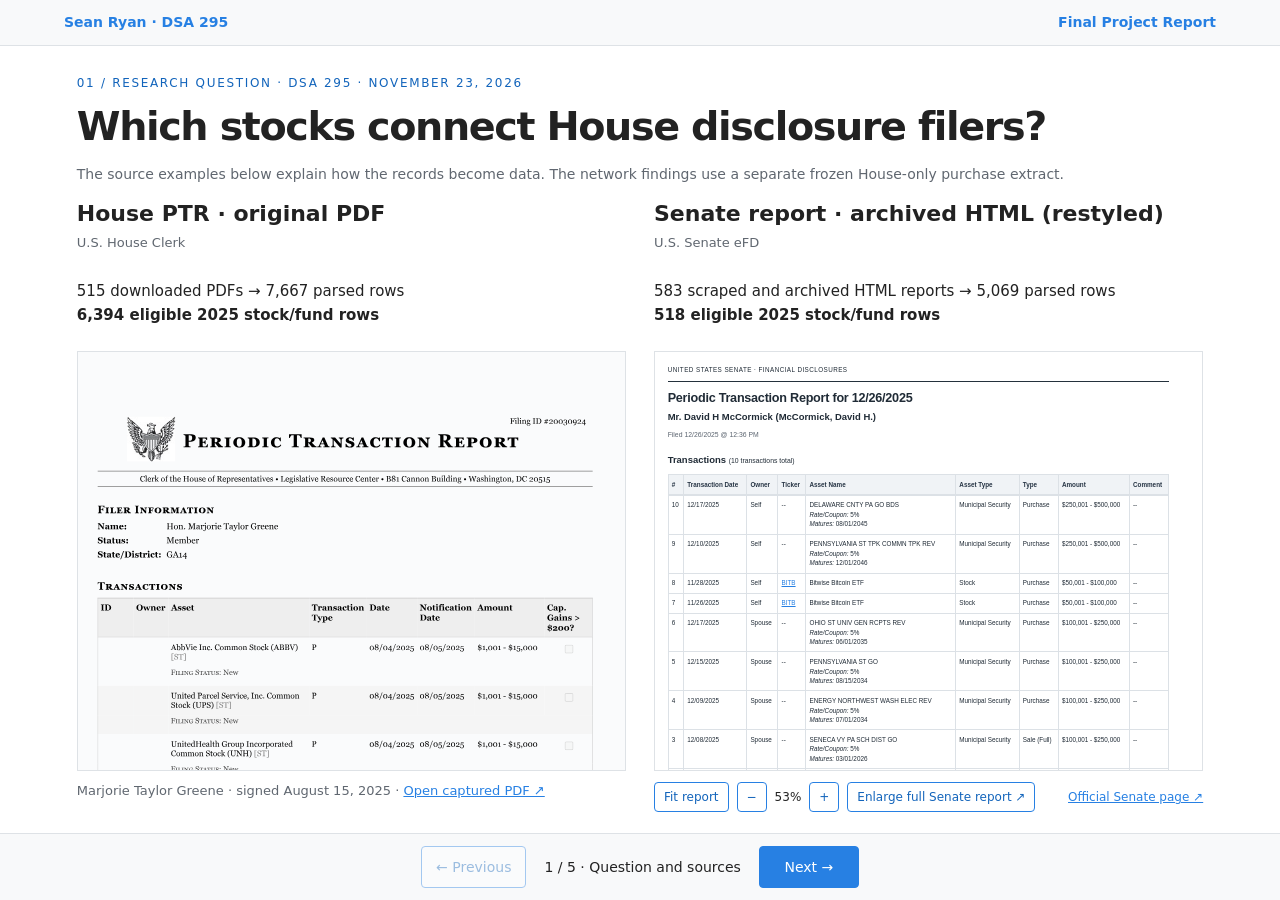
<file: site/sna-presentation.html>
<!doctype html><html lang="en"><head><meta charset="utf-8"><meta name="viewport" content="width=device-width,initial-scale=1"><title>Congressional Stock Network | Sean Ryan · DSA 295</title>
<link rel="stylesheet" href="assets/p3-integrated.css?v=20261111-minimal-vector">
<style>
*{box-sizing:border-box}body{margin:0;color:#222;background:#fff;font:18px/1.5 system-ui,sans-serif}a{color:#2780e3}button{cursor:pointer;border:1px solid #2780e3;background:white;color:#1264bb;padding:8px 14px;border-radius:4px;font:inherit;font-size:14px}header{position:fixed;inset:0 0 auto;z-index:4;display:flex;justify-content:space-between;align-items:center;gap:20px;padding:12px 5vw;background:#f8f9fa;border-bottom:1px solid #dee2e6;font-size:14px}header nav{display:flex;gap:10px;align-items:center}header a{font-weight:600;text-decoration:none}section{padding:90px 6vw 40px;border-bottom:1px solid #dee2e6;min-height:90vh}.eyebrow{font-size:12px;color:#1264bb;letter-spacing:.14em;text-transform:uppercase;margin:0 0 12px}h1,h2{letter-spacing:-.035em;font-size:clamp(30px,3.1vw,44px);line-height:1.12;margin:0 0 16px;max-width:1100px}h3{font-size:22px;margin:0 0 10px}.lede{font-size:20px;max-width:1000px;margin:0 0 22px}.identity{font-size:13px;color:#606770;margin-top:24px}.source-grid{display:grid;grid-template-columns:1fr 1fr;gap:24px}.source-card{border-top:3px solid #2780e3;background:#f7f9fc;padding:22px}.source-card p{margin:8px 0}.format,.audit{color:#606770;font-size:14px}.count{font-size:38px;letter-spacing:-.03em;line-height:1.2;font-weight:650}.count span{font-size:17px;font-weight:400}.scope{font-size:17px}.scope-note{font-size:15px;color:#606770;margin-top:16px}.verification{padding:15px 18px;background:#edf5ff;border-left:3px solid #2780e3;font-size:16px;margin-top:20px}.verification code{font-size:14px}.verification p{margin:4px 0}.notes{display:none;margin:18px 0;padding:18px;background:#fff8e9;font-size:16px}.show-notes .notes{display:block}.result-grid{display:grid;grid-template-columns:1.15fr 1fr;gap:40px;align-items:start}table{border-collapse:collapse;width:100%;font-size:21px}td,th{padding:14px 10px;border-bottom:1px solid #dee2e6;text-align:left}td:last-child,th:last-child{text-align:right}th{font-size:14px;color:#606770}.highlight td{font-weight:700;color:#1264bb;background:#edf5ff}.takeaway{font-size:21px;margin:0 0 20px}.limitation{border-left:3px solid #c76b16;padding-left:18px;font-size:18px}.source-inspector .si-grid{grid-template-columns:1fr 1.15fr}.source-inspector .si-document img{max-height:350px;object-fit:contain;object-position:top;background:#fafafa}.source-inspector .si-detail pre{font-size:14px;padding:14px;margin:10px 0}.source-inspector .si-detail h3{font-size:21px}.source-inspector .si-detail p{font-size:16px}.source-inspector .si-toolbar button,.source-inspector .si-fields button{font-size:14px;padding:6px 10px}
@media(max-width:850px){.source-grid,.result-grid,.source-inspector .si-grid{grid-template-columns:1fr}header nav>a{display:none}.count{font-size:32px}.source-inspector .si-document img{max-height:none}section{padding:100px 6vw 40px}}
@media print{header{display:none}section{break-after:page;min-height:0;padding:25px}.notes{display:none!important}h1,h2{font-size:30px}body{font-size:15px}.source-inspector .si-document img{max-height:270px}}
</style><style>
.original-grid{display:grid;grid-template-columns:1fr 1fr;gap:28px}.original-record{margin:0;min-width:0}.record-heading{display:flex;align-items:baseline;justify-content:space-between;gap:12px}.record-heading h3{font-size:22px;margin:0}.record-heading span{font-size:13px;color:#606770;white-space:nowrap}.record-count{font-size:15px;line-height:1.6;margin:10px 0 14px}.record-image{display:block;width:100%;padding:0;border:1px solid #dee2e6;border-radius:0;background:#fafbfc;cursor:zoom-in}.record-image img{display:block;width:100%;height:420px;object-fit:cover;object-position:top}.original-record figcaption{font-size:13px;color:#606770;margin-top:8px}.html-example{margin-top:24px;border-top:1px solid #dee2e6;padding-top:16px}.html-example summary{cursor:pointer;color:#1264bb;font-size:16px}.html-grid{display:grid;grid-template-columns:1fr 1fr;gap:24px;margin-top:20px}.html-grid pre{padding:18px;background:#24313c;color:white;font:14px/1.55 Consolas,monospace;white-space:pre-wrap;overflow-wrap:anywhere}.compact{margin:0 0 24px;font-size:15px;padding:12px 16px}.network-summary{display:grid;grid-template-columns:1.15fr 1fr;gap:30px;margin-bottom:16px}.network-summary p{font-size:19px;margin:0}.network-summary .network-scope{font-size:14px;color:#606770}.network-live{display:block;width:100%;flex:none;height:clamp(600px,75vh,850px);border:0;background:#fff}.network-footer{display:flex;gap:28px;align-items:start;justify-content:space-between;margin-top:18px}.network-footer .limitation{font-size:16px;margin:0;max-width:850px}.network-footer>a{white-space:nowrap;font-size:14px}.record-zoom{position:fixed;inset:12px;width:calc(100% - 24px);height:calc(100dvh - 24px);max-width:none;max-height:none;border:1px solid #dee2e6;background:#fff;padding:20px;z-index:100}.record-zoom::backdrop{background:#14233799}.record-zoom-toolbar{display:flex;justify-content:space-between;gap:20px;align-items:center;position:sticky;top:-20px;background:white;padding:10px 0}.record-zoom img{display:block;width:100%;height:auto;max-width:1400px;margin:auto}
@media(max-width:850px){.original-grid,.html-grid,.network-summary{grid-template-columns:1fr}.record-image img{height:auto;max-height:550px}.record-heading{display:block}.network-footer{display:block}.network-live{height:650px}}
@media print{.network-live{display:none}.record-image img{height:300px}.html-example{display:none}}
</style><style>
.senate-native-preview{height:420px;overflow:auto;border:1px solid #dee2e6;background:white}
.senate-live-report{color:#202b36;background:white;padding:24px;font:14px/1.5 Arial,sans-serif;text-align:left}
.senate-live-report h1{font:700 24px/1.2 Arial,sans-serif;letter-spacing:-.02em;margin:18px 0 8px}.senate-live-report h2{font:600 18px/1.35 Arial,sans-serif;letter-spacing:0;margin:0 0 8px}.senate-live-report h3{font-size:18px;margin:24px 0 12px}.senate-live-report h3 small{font-size:13px;font-weight:400}.senate-agency{font-size:12px;letter-spacing:.07em;border-bottom:2px solid #24313c;padding-bottom:12px}.senate-filed{font-size:13px;color:#5c6570}
.senate-live-report table{font:12px/1.5 Arial,sans-serif;table-layout:auto;width:100%;border-collapse:collapse}.senate-live-report caption{position:absolute;width:1px;height:1px;overflow:hidden;clip-path:inset(50%)}.senate-live-report th,.senate-live-report td{font-size:inherit;padding:9px 6px;text-align:left;vertical-align:top;border:1px solid #dce1e6;overflow-wrap:anywhere}.senate-live-report th{font-weight:700;color:#263444;background:#f0f3f6}.senate-live-report table th:nth-child(5){min-width:110px}.senate-live-report td:last-child{text-align:left}.senate-enlarge{margin-top:10px;font-size:13px}.senate-zoom-content .senate-live-report{max-width:1500px;margin:auto;font-size:18px}.senate-zoom-content .senate-live-report table{font-size:16px}
.network-views{display:flex;flex-wrap:wrap;gap:8px;margin:8px 0 14px;flex:none}.network-views button[aria-pressed=true]{background:#2780e3;color:white}
.p3-ptr-only{position:relative}.p3-ptr-only .views,.p3-ptr-only .section-heading,.p3-ptr-only .source-toolbar,.p3-ptr-only .filing-status,.p3-ptr-only .document-status,.p3-ptr-only .guide,.p3-ptr-only .caption{display:none!important}
.p3-ptr-only .workspace{display:block!important;max-width:1100px;margin:0 auto;border:0}.p3-ptr-only .pdf-sheet{max-width:1100px;aspect-ratio:1.35;overflow:hidden}.p3-ptr-only .document{padding:0;overflow:visible}.p3-ptr-only .source-pane{height:auto!important}.p3-ptr-only .ptr-compact-detail{position:absolute;right:10px;top:12px;z-index:8;width:min(390px,42%);padding:18px;background:#fff;border:1px solid #b6cef0;box-shadow:0 5px 24px #182d4920;border-radius:6px}.p3-ptr-only .ptr-compact-detail[hidden]{display:none}.ptr-compact-detail h3{font-size:21px;margin:0 20px 12px 0}.ptr-compact-detail p{font-size:15px}.ptr-compact-detail pre{font-size:13px;white-space:pre-wrap;overflow-wrap:anywhere;background:#f1f5fa;padding:12px}.ptr-detail-close{float:right;border:0;padding:2px 6px}
#wrangle-challenge>.identity{max-width:1100px;width:100%;margin:14px auto 0}
@media(max-width:850px){.senate-native-preview{height:500px}.p3-ptr-only .pdf-sheet{aspect-ratio:1.05}.p3-ptr-only .ptr-compact-detail{position:relative;width:100%;right:auto;top:auto;margin-bottom:16px}.network-views button{font-size:12px}}
</style><style>
/* Keep hotspot percentages tied to the full PDF page; crop its parent only. */
.p3-ptr-only .pdf-sheet{aspect-ratio:auto!important;overflow:visible!important;transform:translateY(-16%)}
.p3-ptr-only .document{height:clamp(380px,46vw,580px);overflow:hidden!important;max-height:none}
.senate-live-report table{min-width:900px}
.senate-live-report th{white-space:nowrap}
.senate-live-report td:nth-child(2),.senate-live-report td:nth-child(3),.senate-live-report td:nth-child(4),.senate-live-report td:nth-child(8){white-space:nowrap}
.senate-live-report th:nth-child(5){min-width:170px}
</style><style>
.senate-fit-tools{display:flex;gap:8px;align-items:center;flex-wrap:wrap;margin:10px 0;font-size:12px}.senate-fit-tools button{font-size:12px;padding:5px 9px}.senate-fit-tools a{margin-left:auto}.senate-native-preview{overflow-x:hidden;overflow-y:auto;position:relative}.senate-native-preview>.senate-live-report{width:1000px;transform-origin:top left}.senate-native-preview .senate-live-report table{width:100%;min-width:900px}
.p3-ptr-only .walkthrough[open][data-placement="page"]{position:fixed!important;inset:16px!important;width:calc(100vw - 32px)!important;height:calc(100dvh - 32px)!important;max-height:none!important;margin:0!important;padding:22px!important;z-index:1000;box-shadow:0 0 0 100vmax #17283866;display:flex;flex-direction:column}
.p3-ptr-only .walkthrough[data-placement="page"] .value-pair,.p3-ptr-only .walkthrough[data-placement="page"] .concept-hint,.p3-ptr-only .walkthrough[data-placement="page"] #journey-why{display:none}
.p3-ptr-only .walkthrough[data-placement="page"] #popup-code{min-height:180px;flex:1}
.p3-ptr-only .walkthrough[data-placement="page"] .code-view{min-height:0;flex:1;display:flex;flex-direction:column}
.p3-ptr-only .walkthrough[data-placement="page"] .journey-description{padding:7px 0}
.network-zoom-tools{display:inline-flex;gap:6px;margin-left:auto}
body.slide-deck #wrangle-finding.active-slide{overflow:hidden}
#wrangle-finding h2{font-size:clamp(25px,2.7vw,38px);margin-bottom:10px}
#wrangle-finding .network-summary{gap:20px;margin-bottom:6px;flex:none}
#wrangle-finding .network-summary p{font-size:15px}
#wrangle-finding .network-summary .network-scope{font-size:12px}
#wrangle-finding .network-views{margin:4px 0 10px}
#wrangle-finding .network-views button{font-size:12px;padding:6px 10px}
#wrangle-finding .network-live{height:auto;min-height:0;flex:1 1 0;overflow:hidden}
#wrangle-finding .network-footer{flex:none;margin-top:8px}
#wrangle-finding .network-footer .limitation{font-size:12px;line-height:1.35}
#wrangle-finding>.identity{font-size:11px;margin:8px 0 0;flex:none}
body:not(.slide-deck) #wrangle-finding .network-live{height:650px;flex:none}
</style><style>.p3-ptr-only .walkthrough[open][data-placement="page"]{max-width:none!important}.p3-ptr-only .walkthrough::backdrop{background:#17283877!important}.native-network-legend{display:flex;gap:16px;flex-wrap:wrap;font-size:11px;color:#606770;margin:0 0 6px;flex:none}.native-network-legend i{display:inline-block;width:8px;height:8px;border-radius:50%;margin-right:5px}.native-network-legend .square{border-radius:1px}</style><style>
.original-grid{--record-preview-height:420px;align-items:start}
.original-grid>.original-record{display:grid;grid-template-rows:54px 68px var(--record-preview-height) auto auto auto;align-content:start}
.original-grid .record-heading{grid-row:1;align-items:start}
.original-grid .record-count{grid-row:2;margin:0;padding-top:4px}
.original-grid .record-image,.original-grid .senate-native-preview{grid-row:3;height:var(--record-preview-height);margin:0;overflow:hidden!important}
.original-grid .record-image img{height:100%}
.original-grid .senate-fit-tools{grid-row:4;margin:10px 0;min-height:32px}
.original-grid .senate-enlarge{grid-row:5;justify-self:start}
.original-grid>.original-record:first-child>figcaption{grid-row:4;margin-top:10px}
.original-grid>.original-record:last-child>figcaption{grid-row:6}
.p3-ptr-only.code-docked{display:grid;grid-template-columns:minmax(0,1fr) minmax(460px,1.15fr);gap:24px;align-items:start}
.p3-ptr-only.code-docked>.p3-main{min-width:0}
.p3-ptr-only.code-docked .workspace{max-width:100%}
.p3-ptr-only.code-docked .document{height:420px!important}
.p3-ptr-only .walkthrough[open][data-placement="right"]{position:relative!important;inset:auto!important;width:100%!important;max-width:none!important;height:clamp(480px,calc(100dvh - 250px),800px)!important;max-height:none!important;margin:0!important;padding:16px!important;z-index:8;box-shadow:none!important;display:flex;flex-direction:column;border:1px solid #dee2e6;border-radius:5px}
.p3-ptr-only .walkthrough[data-placement="right"] .value-pair,.p3-ptr-only .walkthrough[data-placement="right"] .concept-hint,.p3-ptr-only .walkthrough[data-placement="right"] #journey-why{display:none}
.p3-ptr-only .walkthrough[data-placement="right"] h2{font-size:22px}
.p3-ptr-only .walkthrough[data-placement="right"] #popup-why{font-size:13px}
.p3-ptr-only .walkthrough[data-placement="right"] .code-view{flex:1;min-height:0;display:flex;flex-direction:column}
.p3-ptr-only .walkthrough[data-placement="right"] #popup-code{flex:1;min-height:160px;font-size:13px}
.p3-ptr-only .walkthrough[data-placement="right"] .journey-description{padding:6px 0}
.p3-ptr-only .walkthrough[data-placement="right"] .journey-description h3{font-size:16px}
.code-colab-link{font-size:12px;margin-top:5px;display:inline-block}
@media(max-width:850px){.p3-ptr-only.code-docked{grid-template-columns:1fr}.original-grid>.original-record{grid-template-rows:54px 68px var(--record-preview-height) auto auto auto}}
</style><style>.p3-ptr-only .walkthrough[data-placement="right"] #popup-why{display:none}.slide-deck #wrangle-challenge.active-slide:has(.code-docked){padding-left:4vw;padding-right:4vw}</style><style>
.original-grid{grid-template-columns:minmax(0,1fr) minmax(0,1fr)!important}
.original-grid>.original-record{min-width:0;width:100%}
.original-grid .record-image,.original-grid .senate-native-preview{width:100%;overflow:auto!important}
.original-grid .record-image img{width:100%;height:auto!important;max-height:none!important}
.p3-ptr-only .document{overflow:auto!important;height:clamp(360px,calc(100dvh - 290px),680px)!important}
.p3-ptr-only .pdf-sheet{transform:none!important;max-width:100%!important}
.p3-ptr-only.code-docked .document{height:clamp(360px,calc(100dvh - 290px),680px)!important}
.p3-ptr-only .walkthrough[data-placement="right"]{padding:18px 20px;gap:0;border:1px solid #e1e6ed;border-radius:8px;box-shadow:none;background:#fff}
.p3-ptr-only .walkthrough .popup-head{order:0;margin:0 0 8px}
.p3-ptr-only .walkthrough .popup-head .eyebrow{font-size:10px;color:#6b7280}
.p3-ptr-only .walkthrough #popup-title{order:1;font-size:20px;line-height:1.3;margin:0 28px 8px 0}
.p3-ptr-only .walkthrough .code-colab-link{order:2;font-size:11px;color:#68758a;margin-bottom:12px}
.p3-ptr-only .walkthrough .journey-description{order:3;padding:12px 0;border-top:1px solid #edf0f4}
.p3-ptr-only .walkthrough[data-placement="right"] #journey-why{display:block!important;font-size:13px;line-height:1.5;color:#606b7b}
.p3-ptr-only .walkthrough .code-view{order:4;border:1px solid #e5e9ef;flex:1;min-height:180px;background:#fff}
.p3-ptr-only .walkthrough .code-toolbar{background:#f6f8fb;color:#566174;padding:9px 12px}
.p3-ptr-only .walkthrough #popup-code{font:13px/1.8 Consolas,monospace;background:#fff;color:#283447}
.p3-ptr-only .walkthrough .code-line.focused{background:#e8f1ff;border-left-color:#287de0}
.p3-ptr-only .walkthrough .line-explanation,.p3-ptr-only .walkthrough .journey-footer,.p3-ptr-only .walkthrough .journey-steps{display:none!important}
.p3-ptr-only .walkthrough .journey-controls{order:5;margin-top:12px;padding:10px 0 0;border:0}
.p3-ptr-only .walkthrough #journey-next{background:#287de0;color:#fff}
</style><style>header nav[hidden]{display:none!important}.senate-fit-tools{flex-wrap:wrap;gap:8px!important}.senate-fit-tools .senate-enlarge{margin:0!important;justify-self:auto!important;white-space:nowrap}.senate-fit-tools>a{margin-left:auto}.original-grid>.original-record:last-child>figcaption{grid-row:5}</style><style>.wrangle-summary{display:grid;grid-template-columns:1fr 1fr;gap:12px 28px;margin:14px 0 18px;padding:0 0 16px;border-bottom:1px solid #e4e8ee;font-size:15px;line-height:1.45}.wrangle-summary strong{font-weight:700}.wrangle-summary p{margin:4px 0 0;font-size:15px;line-height:1.45}.wrangle-summary .wrangle-check{grid-column:1/-1;background:#f0f6ff;padding:9px 12px;border-left:3px solid #287de0}.wrangle-check a{font-size:12px;white-space:nowrap;margin-left:10px}.p3-ptr-only .document,.p3-ptr-only.code-docked .document{height:clamp(300px,calc(100dvh - 410px),600px)!important}.p3-ptr-only.code-docked .walkthrough[data-placement="right"]{height:clamp(360px,calc(100dvh - 350px),680px)!important}@media(max-width:750px){.wrangle-summary{grid-template-columns:1fr;gap:10px}.wrangle-summary .wrangle-check{grid-column:auto}}</style><style>.p3-ptr-only.code-docked .walkthrough[data-placement="right"]{height:clamp(480px,calc(100dvh - 370px),720px)!important}.p3-ptr-only .pdf-sheet{min-width:0!important;width:100%!important}.p3-ptr-only .document{overflow-x:hidden!important}</style><style>.wrangle-summary{gap:10px 28px;margin-top:12px;margin-bottom:12px;padding-bottom:12px}.join-checklist{grid-column:1/-1;padding:12px 16px!important;margin:0!important;border:1px solid #dce7f5;border-radius:6px;background:#f7faff;min-height:0!important;width:auto!important}.join-checks-head{display:flex;align-items:center;justify-content:space-between;gap:16px;margin-bottom:8px}.join-checks-head h3{margin:0;font-size:16px;line-height:1.4}.join-checks-head a{font-size:12px;white-space:nowrap}.join-checklist ul{display:grid;grid-template-columns:1fr 1fr;gap:7px 24px;margin:0;padding:0;list-style:none}.join-checklist li{position:relative;padding-left:20px;font-size:14px;line-height:1.45}.join-checklist li:before{content:"✓";position:absolute;left:0;color:#247050;font-weight:700}.join-checklist li strong{font-weight:650}.join-checklist li b{font-weight:700}@media(max-width:850px){.join-checklist ul{grid-template-columns:1fr}}</style><style>
.wrangle-summary{gap:8px 24px;margin:10px 0 8px!important;padding-bottom:8px!important}
.join-checklist{padding:10px 12px!important}
.join-checks-head{margin-bottom:5px}
.join-checklist ul{gap:5px 22px}
#wrangle-challenge .p3-ptr-only{margin-top:0!important}
#wrangle-challenge .p3-ptr-only .p3-main,#wrangle-challenge .p3-ptr-only #sources,#wrangle-challenge .p3-ptr-only .workspace{margin-top:0!important;padding-top:0!important}
#wrangle-challenge .p3-ptr-only .document{padding-top:0!important}
#wrangle-challenge .p3-ptr-only:not(.code-docked) .pdf-sheet{margin-top:-12%;width:100%!important}
#wrangle-challenge .p3-ptr-only .source-pane{min-height:0!important}
</style><style>.join-checklist li.join-check-note{font-size:12px;line-height:1.45;color:#606b7b;padding-left:14px}.join-checklist li.join-check-note:before{content:none}.join-check-note>span{position:absolute;left:0;color:#287de0;font-weight:700}.join-checklist li sup{font-size:11px;color:#287de0;margin-left:2px}</style><style>.network-load-status{font-size:12px;color:#68758a;padding:4px 0}.network-load-status[hidden]{display:none}</style><style>.network-description{font-size:16px!important;line-height:1.45!important;color:#3f4b59;margin:6px 0 10px!important;max-width:1100px}</style><style>.rectangle-method p{max-width:680px}.rectangle-method small{display:block;margin-top:4px;font-size:12px;line-height:1.4;color:#68758a}</style><style id="unicode-sidecar-style">.p3-ptr-only:not(.code-docked){display:grid!important;grid-template-columns:minmax(0,1.4fr) minmax(280px,.8fr)!important;gap:28px;align-items:start}.p3-ptr-only>.p3-main{min-width:0;grid-column:1;grid-row:1}.unicode-sidecar{grid-column:2;grid-row:1;padding:16px 0 0 24px;border-left:1px solid #e1e6ed;min-width:0}.unicode-sidecar h3{font:700 24px system-ui;margin:4px 0 12px}.unicode-sidecar p{font-size:17px;line-height:1.45}.unicode-sidecar .unicode-label{font-size:12px;font-weight:700;text-transform:uppercase;color:#687585;margin-top:18px}.unicode-sidecar .unicode-example{font:20px/1.5 system-ui;overflow-wrap:anywhere;margin:5px 0 16px}.unicode-sidecar .unicode-math{font:23px/1.5 system-ui;border-top:1px solid #e8ecf0;padding-top:16px}.unicode-math small{font-size:14px;color:#687585}.unicode-sidecar .unicode-caption{font-size:15px;color:#526171}.unicode-sidecar summary{font-size:13px;color:#287ee5;cursor:pointer}.unicode-sidecar pre{white-space:pre-wrap;font-size:12px}.code-docked>.unicode-sidecar{display:none!important}@media(max-width:850px){.p3-ptr-only:not(.code-docked){grid-template-columns:1fr!important}.unicode-sidecar{grid-column:1;grid-row:2;padding:16px 0;border-left:0;border-top:1px solid #e1e6ed}}</style><style>
.sna-context,.sna-small{font-size:14px;color:#606770;margin:0 0 16px;max-width:1000px}
.sna-results-grid{display:grid;grid-template-columns:1fr 1fr;gap:48px}.sna-results-grid article{min-width:0}.sna-results-grid p,.sna-results-grid li{font-size:18px}.sna-results-grid li{margin-bottom:10px}
.sna-results-grid table{font-size:21px}.sna-results-grid td,.sna-results-grid th{padding:9px 12px}.sna-results-grid tbody tr:first-child{color:#1264bb;background:#edf5ff;font-weight:700}
.sna-metrics{display:grid;gap:14px;margin:24px 0}.sna-metrics div{display:flex;gap:20px;align-items:baseline}.sna-metrics strong{font-size:38px;line-height:1.15;min-width:140px;color:#1264bb}.sna-metrics span{font-size:17px}
.sna-takeaway{border-left:3px solid #2780e3;padding:10px 20px;background:#edf5ff;font-size:21px;margin-top:24px}.sna-source-links{display:flex;gap:24px;flex-wrap:wrap;font-size:14px;margin-top:16px}
@media(max-width:850px){.sna-results-grid{grid-template-columns:1fr;gap:20px}.sna-metrics strong{font-size:30px}.sna-results-grid p,.sna-results-grid li{font-size:16px}}
</style><style>
.original-grid > .original-record {
  grid-template-rows: minmax(74px, auto) minmax(76px, auto) var(--record-preview-height) auto auto auto;
}
.original-grid .record-heading {
  display: block;
}
.original-grid .record-heading h3 {
  line-height: 1.2;
}
.original-grid .record-heading span {
  display: block;
  margin-top: 5px;
}
@media (max-width: 640px) {
  .original-grid { grid-template-columns: minmax(0, 1fr) !important; }
  .original-grid > .original-record {
    grid-template-rows: auto auto var(--record-preview-height) auto auto auto;
    row-gap: 8px;
  }
}
</style>
<style>
#sna-results .ptr-ticker { color: inherit; background: transparent; border: 0; font-size: inherit; padding: 0; text-decoration: underline; text-underline-offset: .2em; }
#sna-results .ptr-ticker:focus-visible, #sna-results .ptr-purchase-dates a:focus-visible { outline: 2px solid #2780e3; outline-offset: 3px; }
#sna-results tr:has(.ptr-ticker[aria-pressed="true"]) td { border-bottom: 2px solid #2780e3; }
#sna-results .ptr-toolbar { display: flex; flex-wrap: wrap; align-items: center; justify-content: space-between; gap: 8px; }
#sna-results .ptr-toolbar h3 { margin: 0; }
#sna-results .ptr-buyers { display: grid; grid-template-columns: repeat(2, minmax(0, 1fr)); gap: 6px 16px; border-left: 2px solid #2780e3; padding-left: 14px; }
#sna-results [hidden] { display: none !important; }
</style><style>
#sna-results .ptr-buyers { border: 0; padding: 0; align-items: start; }
#sna-results .ptr-party-group { display: grid; gap: 5px; }
#sna-results .ptr-party-group h4 { color: var(--party-ink, inherit); margin: 0 0 4px; font-size: 15px; }
#sna-results .ptr-party-democrat { --party-line: #388ee0; --party-ink: light-dark(#135eac, #81bdff); }
#sna-results .ptr-party-republican { --party-line: #db6464; --party-ink: light-dark(#a5222c, #ffa4a4); }
#sna-results .ptr-isolates { border-top: 1px solid #72819666; padding-top: 12px; margin-top: 20px; }
#sna-results .ptr-isolates summary { cursor: pointer; font-weight: 650; }
#sna-results .ptr-isolates p { margin: 8px 0; }
#sna-results .ptr-isolate-parties { display: grid; grid-template-columns: repeat(2, minmax(0, 1fr)); gap: 12px; }
#sna-results .ptr-isolate-parties strong { color: var(--party-ink, inherit); }
#sna-results .ptr-isolate-parties ul { margin: 6px 0; padding-left: 20px; }
</style><style>
#sna-results .ptr-purchase-dates {
  display: flex;
  flex-wrap: wrap;
  gap: 5px;
  margin-top: 5px;
}
#sna-results .ptr-buyer-card {
  padding: 8px 10px;
  border: 1px solid #728196;
  border-left: 3px solid var(--party-line, #728196);
  border-radius: 4px;
  font-size: 15px;
}
#sna-results .ptr-purchase-dates a {
  display: inline-block;
  padding: 3px 6px;
  border: 1px solid #72819666;
  border-radius: 4px;
  font-size: 13px;
  white-space: nowrap;
}
#committee-roster .ptr-buyer-card { padding: 12px; }
#committee-roster .ptr-party-group { gap: 10px; }
#committee-roster .committee-purchase-group { margin-top: 12px; }
#committee-roster .committee-purchase-group + .committee-purchase-group { border-top: 1px solid #72819655; padding-top: 10px; }
#committee-roster .committee-purchase-group h5 { margin: 0 0 6px; font-size: 12px; }
#committee-roster .committee-purchase-group > .ptr-purchase-dates { gap: 6px 10px; }
#sna-results #committee-roster .committee-ticker-label,
#sna-results #committee-roster .committee-ticker-label > span,
#sna-results #committee-roster .committee-purchase-group h5 { font-weight: 400; }
#sna-results .ticker-security-name { margin: 4px 0 6px; font-size: .9em; }
#sna-results .ticker-security-name:empty { display: none; }
#committee-roster .committee-ticker-label { cursor: pointer; }
#committee-roster .committee-purchase-group details[open] { flex: 0 0 100%; padding: 6px 8px; background: #72819610; border-radius: 4px; }
#committee-roster .committee-ticker-peers { margin-top: 8px; font-size: 13px; }
#committee-roster .committee-peer-party { color: var(--party-ink, inherit); }
#committee-roster .committee-ticker-peers ul { margin: 3px 0 0; padding-left: 18px; }
#sna-results #committee-roster .committee-ticker-label > strong { font-weight: 700; }
#sna-results .ptr-ticker-controls {
  display: grid;
  justify-items: start;
  gap: 8px;
  margin-top: 10px;
}
#sna-results #ptr-ticker-search {
  max-width: 100%;
  padding: 5px 8px;
  font: inherit;
}
</style></head><body><header><a href="sna-presentation.html#wrangle-question">Sean Ryan · DSA 295</a><nav hidden><a href="./">Full walkthrough ↗</a><button id="speaker-notes">Speaker notes</button><button id="present">Present</button></nav><a style="display:inline-flex" href="DSA295-Final-Report.html">Final Project Report</a></header><main><section id="wrangle-question"><p class="eyebrow">01 / Research question · DSA 295 · November 23, 2026</p><h1>Which stocks connect House disclosure filers?</h1><p class="sna-context">The source examples below explain how the records become data. The network findings use a separate frozen House-only purchase extract.</p>
<div class="original-grid">
<figure class="original-record"><div class="record-heading"><h3>House PTR · original PDF</h3><span>U.S. House Clerk</span></div><p class="record-count">515 downloaded PDFs → 7,667 parsed rows<br><strong>6,394 eligible 2025 stock/fund rows</strong></p><button class="record-image" type="button" data-zoom="assets/house-ptr-20030924.svg" data-title="House Clerk · Marjorie Taylor Greene · Filing 20030924" aria-label="Enlarge actual House PTR"><img src="assets/house-ptr-20030924.svg" alt="Actual one-page House PTR signed by Hon. Marjorie Taylor Greene on August 15, 2025"></button><figcaption>Marjorie Taylor Greene · signed August 15, 2025 · <a href="demos/data/raw/2025_pdfs/20030924.pdf" target="_blank" rel="noopener">Open captured PDF ↗</a></figcaption></figure>
<figure class="original-record"><div class="record-heading"><h3>Senate report · archived HTML (restyled)</h3><span>U.S. Senate eFD</span></div><p class="record-count">583 scraped and archived HTML reports → 5,069 parsed rows<br><strong>518 eligible 2025 stock/fund rows</strong></p><div class="senate-native-preview"><div class="senate-live-report" aria-label="Archived Senate disclosure rendered as text"><div class="senate-agency">UNITED STATES SENATE · FINANCIAL DISCLOSURES</div><h1>
                Periodic Transaction Report
                
                    for 12/26/2025
                
            </h1><h2>
                Mr. David
                H McCormick
                
                (McCormick, David H.)
            </h2><p class="senate-filed">Filed 12/26/2025 @ 12:36 PM</p><h3>Transactions <small>(10 transactions total)</small></h3><table>
                    <caption>List of transactions added to this report</caption>
                    <thead>
                        <tr>
                            <th scope="col">&#35;</th>
                            <th scope="col">Transaction Date</th>
                            <th scope="col">Owner</th>
                            <th scope="col">Ticker</th>
                            <th scope="col">Asset Name</th>
                            <th scope="col">Asset Type</th>
                            <th scope="col">Type</th>
                            <th scope="col">Amount</th>
                            <th scope="col">Comment</th>
                        </tr>
                    </thead>
                    <tbody>
                        
                            
                                <tr>
                                    <td>10</td>
                                    <td>
                                        12/17/2025
                                    </td>
                                    <td>Self</td>
                                    <td>
                                        
                                            --
                                        
                                        
                                    </td>
                                    <td>
                                        
                                            DELAWARE CNTY PA GO BDS 
                                        
                                        
                                        
                                            <div><em>Rate/Coupon:</em> 5%<br> <em>Matures:</em> 08/01/2045</div>
                                        
                                    </td>
                                    <td>Municipal Security</td>
                                    <td>Purchase</td>

                                    <td>$250,001 - $500,000</td>
                                    <td>--</td>
                                </tr>
                            
                                <tr>
                                    <td>9</td>
                                    <td>
                                        12/10/2025
                                    </td>
                                    <td>Self</td>
                                    <td>
                                        
                                            --
                                        
                                        
                                    </td>
                                    <td>
                                        
                                            PENNSYLVANIA ST TPK COMMN TPK REV
                                        
                                        
                                        
                                            <div><em>Rate/Coupon:</em> 5%<br> <em>Matures:</em> 12/01/2046</div>
                                        
                                    </td>
                                    <td>Municipal Security</td>
                                    <td>Purchase</td>

                                    <td>$250,001 - $500,000</td>
                                    <td>--</td>
                                </tr>
                            
                                <tr>
                                    <td>8</td>
                                    <td>
                                        11/28/2025
                                    </td>
                                    <td>Self</td>
                                    <td>
                                        
                                            <a href="https://finance.yahoo.com/quote/BITB"
                                               target="_blank" rel="noopener">BITB</a>
                                        
                                        
                                    </td>
                                    <td>
                                        
                                            Bitwise Bitcoin ETF
                                        
                                        
                                        
                                    </td>
                                    <td>Stock</td>
                                    <td>Purchase</td>

                                    <td>$50,001 - $100,000</td>
                                    <td>--</td>
                                </tr>
                            
                                <tr>
                                    <td>7</td>
                                    <td>
                                        11/26/2025
                                    </td>
                                    <td>Self</td>
                                    <td>
                                        
                                            <a href="https://finance.yahoo.com/quote/BITB"
                                               target="_blank" rel="noopener">BITB</a>
                                        
                                        
                                    </td>
                                    <td>
                                        
                                            Bitwise Bitcoin ETF
                                        
                                        
                                        
                                    </td>
                                    <td>Stock</td>
                                    <td>Purchase</td>

                                    <td>$50,001 - $100,000</td>
                                    <td>--</td>
                                </tr>
                            
                                <tr>
                                    <td>6</td>
                                    <td>
                                        12/17/2025
                                    </td>
                                    <td>Spouse</td>
                                    <td>
                                        
                                            --
                                        
                                        
                                    </td>
                                    <td>
                                        
                                            OHIO ST UNIV GEN RCPTS REV
                                        
                                        
                                        
                                            <div><em>Rate/Coupon:</em> 5%<br> <em>Matures:</em> 06/01/2035</div>
                                        
                                    </td>
                                    <td>Municipal Security</td>
                                    <td>Purchase</td>

                                    <td>$100,001 - $250,000</td>
                                    <td>--</td>
                                </tr>
                            
                                <tr>
                                    <td>5</td>
                                    <td>
                                        12/15/2025
                                    </td>
                                    <td>Spouse</td>
                                    <td>
                                        
                                            --
                                        
                                        
                                    </td>
                                    <td>
                                        
                                            PENNSYLVANIA ST GO
                                        
                                        
                                        
                                            <div><em>Rate/Coupon:</em> 5%<br> <em>Matures:</em> 08/15/2034</div>
                                        
                                    </td>
                                    <td>Municipal Security</td>
                                    <td>Purchase</td>

                                    <td>$100,001 - $250,000</td>
                                    <td>--</td>
                                </tr>
                            
                                <tr>
                                    <td>4</td>
                                    <td>
                                        12/09/2025
                                    </td>
                                    <td>Spouse</td>
                                    <td>
                                        
                                            --
                                        
                                        
                                    </td>
                                    <td>
                                        
                                            ENERGY NORTHWEST WASH ELEC REV
                                        
                                        
                                        
                                            <div><em>Rate/Coupon:</em> 5%<br> <em>Matures:</em> 07/01/2034</div>
                                        
                                    </td>
                                    <td>Municipal Security</td>
                                    <td>Purchase</td>

                                    <td>$100,001 - $250,000</td>
                                    <td>--</td>
                                </tr>
                            
                                <tr>
                                    <td>3</td>
                                    <td>
                                        12/08/2025
                                    </td>
                                    <td>Spouse</td>
                                    <td>
                                        
                                            --
                                        
                                        
                                    </td>
                                    <td>
                                        
                                            SENECA VY PA SCH DIST GO
                                        
                                        
                                        
                                            <div><em>Rate/Coupon:</em> 5%<br> <em>Matures:</em> 03/01/2026</div>
                                        
                                    </td>
                                    <td>Municipal Security</td>
                                    <td>Sale (Full)</td>

                                    <td>$100,001 - $250,000</td>
                                    <td>--</td>
                                </tr>
                            
                                <tr>
                                    <td>2</td>
                                    <td>
                                        12/08/2025
                                    </td>
                                    <td>Spouse</td>
                                    <td>
                                        
                                            --
                                        
                                        
                                    </td>
                                    <td>
                                        
                                            PHILADELPHIA PA GO
                                        
                                        
                                        
                                            <div><em>Rate/Coupon:</em> 5%<br> <em>Matures:</em> 02/01/2026</div>
                                        
                                    </td>
                                    <td>Municipal Security</td>
                                    <td>Sale (Full)</td>

                                    <td>$100,001 - $250,000</td>
                                    <td>--</td>
                                </tr>
                            
                                <tr>
                                    <td>1</td>
                                    <td>
                                        12/05/2025
                                    </td>
                                    <td>Spouse</td>
                                    <td>
                                        
                                            --
                                        
                                        
                                    </td>
                                    <td>
                                        
                                            UNIV PITTSBURGH OF THE COMWLTH REV
                                        
                                        
                                        
                                            <div><em>Rate/Coupon:</em> 5%<br> <em>Matures:</em> 04/15/2032</div>
                                        
                                    </td>
                                    <td>Municipal Security</td>
                                    <td>Purchase</td>

                                    <td>$100,001 - $250,000</td>
                                    <td>--</td>
                                </tr>
                            
                        
                    </tbody>
                </table></div></div><div class="senate-fit-tools" role="group" aria-label="Senate report zoom"><button type="button" data-senate-zoom="fit">Fit report</button><button type="button" data-senate-zoom="out" aria-label="Zoom Senate report out">−</button><span id="senate-scale-label"></span><button type="button" data-senate-zoom="in" aria-label="Zoom Senate report in">+</button><button type="button" class="senate-enlarge">Enlarge full Senate report ↗</button><a href="https://efdsearch.senate.gov/search/view/ptr/e337e1b4-ff0a-4b83-8a58-1d25a81ea26f/" target="_blank" rel="noopener">Official Senate page ↗</a></div><figcaption>David McCormick · filed December 26, 2025 · <a href="demos/data/raw/senate/html/e337e1b4-ff0a-4b83-8a58-1d25a81ea26f.html" target="_blank" rel="noopener">Open captured HTML ↗</a></figcaption></figure></div>
<details class="html-example"><summary>See the actual Senate HTML and how it is scraped</summary><div class="html-grid"><div><h3>Captured HTML · BITB row</h3><pre><code>&lt;tr&gt;
&lt;td&gt;8&lt;/td&gt;
&lt;td&gt;11/28/2025&lt;/td&gt;
&lt;td&gt;Self&lt;/td&gt;
&lt;td&gt;&lt;a href="https://finance.yahoo.com/quote/BITB" target="_blank"&gt;BITB&lt;/a&gt;&lt;/td&gt;
&lt;td&gt;Bitwise Bitcoin ETF&lt;/td&gt;
&lt;td&gt;Stock&lt;/td&gt;
&lt;td&gt;Purchase&lt;/td&gt;
&lt;td&gt;$50,001 - $100,000&lt;/td&gt;
&lt;td&gt;--&lt;/td&gt;
&lt;/tr&gt;</code></pre></div><div><h3>Read cells after checking the headers</h3><pre><code>table = find_table(html)  # requires the nine expected headers
for tr in table.select('tbody tr'):
    cells = tr.find_all('td', recursive=False)
    values = [re.sub(r'\s+', ' ', c.get_text(' ', strip=True)).strip()
              for c in cells]
    item,date,owner,ticker,asset,asset_type,kind,amount,comment = values</code></pre><p class="audit">Selected code from <a href="https://github.com/Strokeofluck/Data-Wrangling-and-Web-Scraping-P3/blob/main/scripts/senate.py" target="_blank" rel="noopener">scripts/senate.py ↗</a>. P3 reparses the saved reports locally.</p></div></div></details>
<p class="identity">Sean Ryan · <strong>sryan3</strong> · DSA 295 (003) · <a href="https://github.com/Strokeofluck/Data-Wrangling-and-Web-Scraping-P3" target="_blank" rel="noopener">P3 repository ↗</a></p><div class="notes">These are actual captured sources. Click either record to enlarge it. The House supplied PDFs; the Senate supplied HTML tables. I preserved the original files, parsed each format, and mapped their fields into a shared schema. P3 uses 6,394 eligible House rows and 518 Senate rows for its 2025 ticker-month comparison. The network on the last slide uses a separate frozen House-only purchase extract. The expandable HTML example shows a real Senate transaction row and the extraction code.</div></section><section id="wrangle-challenge"><p class="eyebrow">02 / Preparing the network data</p><h2>Inconsistent entries made regex unreliable</h2><div class="wrangle-summary" aria-label="Problem, fix, and checks">
<div><strong>The problem</strong><p>House members entered information differently, so a regex could not reliably tell where each field ended across all the reports.</p></div>
<div class="rectangle-method"><strong>The fix · PyMuPDF</strong><p>Divide the PDF into rectangular cells and read each box separately, instead of one large regex for the whole page.</p><small>Table boundaries define the boxes; shading is an extra check. Small patterns clean individual fields.</small></div>

<section class="join-checklist" aria-labelledby="join-checks-title">
<div class="join-checks-head"><h3 id="join-checks-title">What I checked</h3></div>
<ul>
<li><strong>No records lost or multiplied.</strong> <b>6,394 House</b> and <b>518 Senate</b> rows still counted.</li>
<li><strong>One row per ticker and month.</strong> No duplicate or missing keys.</li>

<li><strong>Dates stay in 2025.</strong> No months outside the study year.</li>
<li><strong>Counts make sense.</strong> Positive whole numbers only.</li>
</ul>
</section>
</div>
<div class="p3-integrated p3-ptr-only"><aside class="unicode-sidecar" aria-label="PDF text repair"><p class="eyebrow">After extraction</p><h3>Repair broken letters</h3><p>The PDF looks right, but its extracted text is garbled.</p><div class="unicode-label">Before</div><p class="unicode-example">F&#651;&#654;&#651;&#656;&#649; S&#662;&#643;&#662;&#663;&#661;: New</p><div class="unicode-label">After</div><p class="unicode-example">Filing Status: New</p><p class="unicode-math">&#x283; <small>(643)</small> &rarr; <strong style="font-size:19px">subtract 546</strong> &rarr; a <small>(97)</small></p><p class="unicode-caption">Each letter has a number. The PDF gave some letters numbers that were <strong>546 too high</strong>. Subtracting 546 turns those symbols back into the correct letters.</p><p class="unicode-caption">Repairing the label lets the parser recognize <strong>Filing Status</strong> and save <strong>New</strong> in its own <code>filing_status</code> column, keeping it out of the <code>asset</code> and <code>ticker</code> columns.</p><small><a href="https://github.com/jon-holt/DSA-405-Student/blob/main/assignments/labs/DSA405_Lab04_CleaningII_FA26.ipynb" target="_blank" rel="noopener">Lab 4 · Mojibake &#8599;</a></small><details style="margin-top:12px"><summary>See the code</summary><pre>chr(ord(char) - 0x0222)</pre><small>0x0222 is 546 in hexadecimal.</small><p><a href="https://github.com/Strokeofluck/house-ptr-scraper/blob/main/src/stage3_extract.py#L640-L655" target="_blank" rel="noopener">Full repair function &#8599;</a></p></details></aside>

<div class="p3-main" id="main">
  
  <nav class="views" aria-label="Project views"><button data-view="sources" aria-pressed="true">01 <span>Inspect the sources</span></button><button data-view="join" aria-pressed="false">02 <span>Verify the join</span></button><button data-view="data" aria-pressed="false">03 <span>Explore the result</span></button><button data-view="notes" aria-pressed="false">04 <span>Methods & notebook</span></button></nav>
  <div id="sources" class="view" aria-labelledby="source-heading">
    <div class="section-heading"><div><p class="eyebrow">THE DOCUMENT IS THE STARTING POINT</p><h2 id="source-heading">See exactly what was scraped.</h2></div><div class="segmented" aria-label="Source chamber"><button data-chamber="House" aria-pressed="true">House · PDF</button><button data-chamber="Senate" aria-pressed="false">Senate · HTML</button></div></div>
    <div class="source-toolbar"><label for="filing">Captured filing</label><select id="filing"></select><button id="random-filing" type="button">↻ Random filing</button><a id="original" target="_blank" rel="noopener">Open original ↗</a><a id="local-source" download>Download captured file ↓</a></div>
    <p id="filing-status" class="filing-status" aria-live="polite"></p><div class="workspace"><div class="source-pane"><div class="document-status"><span class="dot"></span><span id="document-kind">ACTUAL PDF · CAPTURED SOURCE</span><label class="overlay-label"><input id="overlays" type="checkbox" checked> Highlight fields</label></div><div id="document" class="document"><div class="pdf-sheet"><img src="assets/house-ptr-20030924.svg" alt="House PTR source document" style="width:100%;height:auto"></div></div></div><aside class="guide"><span class="guide-number">SOURCE → CODE → REASON</span><h3>Point to the evidence.</h3><p>Use the outlines on the document. Each opens one focused explanation, with the actual code and source location.</p><div id="field-list" class="field-list"></div><div id="source-context" class="source-context"></div><p class="quiet">Hover any field for its explanation; click to browse the entire source file. Arrows jump between steps. Scroll freely and return to the highlighted lines at any time.</p></aside></div>
    <p class="caption" id="source-caption"></p>
  </div>
  <div id="join" class="view" hidden aria-labelledby="join-heading"><div class="section-heading"><div><p class="eyebrow">PROVE THE RELATIONSHIP BEFORE MERGING</p><h2 id="join-heading">A join with a stated grain.</h2></div><span class="tag">9 data assertions passed</span></div><p class="section-lede">Different politicians are not matching entities. First, summarize each chamber to one row per ticker and calendar month. Then compare the two summaries.</p><div id="join-flow" class="join-flow"></div><div class="join-columns"><div><h3>The design, before the merge</h3><dl id="design" class="design"></dl></div><div><h3>The actual merge</h3><pre id="merge-code"></pre><p>Raw transaction rows are also combined in a separate table with their chamber and source identity. That append is a convenience; the validated merge below is the P3 join.</p><button class="text-button" id="explain-merge">Explain this code ↗</button><p><a id="download-join" href="demos/p3/data/combined_ticker_month.csv" download>Download the validated join CSV ↓</a></p></div></div><div id="coverage" class="coverage"></div><h3 class="spaced">Make a mistake on purpose.</h3><p>These are caught exceptions from deliberately broken inputs. They show the pipeline stops rather than producing plausible-looking output.</p><div id="failure-cases" class="failures"></div><details class="checks"><summary>Inspect all nine data assumptions</summary><ol id="checks"></ol></details></div>
  <div id="data" class="view" hidden aria-labelledby="data-heading">
    <div class="section-heading"><div><p class="eyebrow" id="data-grain">HOUSE + SENATE · 2025 TRANSACTIONS</p><h2 id="data-heading">Search the combined disclosures.</h2></div><a id="download-results" href="demos/p3/data/combined_transactions.csv" download class="download">Download full CSV ↓</a></div>
    <p id="data-description" class="section-lede">Search the report rows included in the 2025 comparison by name, ticker, asset, or filing ID. Use the filters above each column to narrow the table.</p>
    <div class="search-table-controls"><label class="page-size-label">Show <select id="page-size" aria-label="Rows per page"><option value="10">10</option><option value="25">25</option><option value="50">50</option><option value="100">100</option></select> entries</label><div class="table-search"><button type="button" id="reset-results" class="text-button">Clear filters</button><label for="table-search">Search: <input id="table-search" type="search" placeholder="Name, ticker, asset, filing ID…"></label></div></div>
    <div class="table-scroll disclosure-table"><table class="results" id="search-results"><caption class="sr-only" id="results-caption">Eligible 2025 House and Senate disclosure report rows. Use the column filters to narrow the table.</caption><thead id="results-head"></thead><tbody id="results"></tbody></table></div>
    <div class="table-bottom"><p id="result-count" aria-live="polite"></p><nav id="result-pages" class="result-pages" aria-label="Result pages"></nav></div>
    <p class="table-footnote" id="data-caveat">These are disclosed report rows, including amendments, rather than deduplicated trades. Amounts retain the reported brackets. A dash means the source field is blank.</p>
  </div>
  <div id="notes" class="view" hidden><h2>Methods & provenance</h2><p>House PDFs and archived Senate HTML are parsed locally. The two sources are summarized to one row per ticker and month, then joined one-to-one with all unmatched keys retained.</p><p>The pipeline preserves amount ranges, source identities and missing values. Nine data assertions check the joined result.</p><button class="text-button" id="explain-acquisition">Inspect the acquisition code ↗</button><p><a href="https://strokeofluck.github.io/Data-Wrangling-and-Web-Scraping-P3/docs/#notes" target="_blank" rel="noopener">Full P3 methods ↗</a></p></div>
</div>

<dialog id="explanation" class="walkthrough" aria-labelledby="popup-title">
  <div class="popup-head"><span class="eyebrow">SOURCE BESIDE THE CODE</span><button id="close-popup" aria-label="Close explanation">×</button></div>
  <h2 id="popup-title"></h2><p id="popup-why"></p>
  <div class="value-pair"><div><span>From the source</span><code id="popup-before"></code></div><div><span>Structured value</span><code id="popup-after"></code></div></div>
  <nav class="journey-controls" aria-label="Code walkthrough"><button id="journey-back" type="button" aria-label="Previous code step">← Previous</button><div><span id="journey-count" aria-live="polite"></span><div id="journey-steps" class="journey-steps"></div></div><button id="journey-next" type="button" aria-label="Next code step">Next →</button></nav>
  <div class="journey-description"><h3 id="journey-title"></h3><p id="journey-why"></p><p class="concept-hint">Hover or focus linked code or underlined words to see how they connect.</p></div>
  <div class="code-view"><div class="code-toolbar"><span id="popup-filename"></span><button id="jump-to-code" type="button">Back to highlighted lines ↓</button></div><pre id="popup-code" tabindex="0" aria-label="Entire source file with relevant lines highlighted"></pre></div>
  <div class="journey-footer"><p class="code-location" id="popup-location"></p><a id="popup-link" target="_blank" rel="noopener">Read this line in the repository ↗</a></div>
</dialog>
<div id="field-tooltip" role="tooltip" hidden></div>
<div id="code-tooltip" role="tooltip" hidden></div>
</div>
<p class="identity">Sean Ryan · <strong>sryan3</strong> · DSA 295 (003) · <a href="https://github.com/Strokeofluck/Data-Wrangling-and-Web-Scraping-P3" target="_blank" rel="noopener">P3 repository ↗</a></p><div class="notes">The hard part is translating PDF positions and HTML cells into the same columns without losing the meaning of the record. Use Inspect the sources to select a field and follow the actual code. Under Verify the join, each source is summarized to one ticker-month row, then a validated one-to-one outer join keeps unmatched keys. Count-conservation checks preserve all 6,394 eligible House records and 518 Senate records. The nine assertions check uniqueness, scope, retained keys and counts. Explore the result makes the individual records searchable. These are the actual P3 tools, directly incorporated into the slide.</div></section><section id="wrangle-finding"><p class="eyebrow">03 / Two-mode network</p><h2>Filers connect through shared stock purchases</h2>
<p class="network-description">Blue and red dots are House members; gold dots are stocks they reported buying. Green labels show committee and subcommittee links.</p><div class="network-summary"><p><strong>AMZN connects 19 House filers</strong>, the most in this frozen purchase extract. The connections show shared reported stock choices, without establishing coordination.</p><p class="network-scope"><strong>House-only network:</strong> 3,179 accepted purchase records → 45 displayed filers · 355 shared tickers · 1,291 filer–ticker ties. Senate records are outside this graph.</p></div>
<nav class="network-views" aria-label="Network layers"><button type="button" data-network-view="full" aria-pressed="true">Stocks + all committees + subcommittees</button><button type="button" data-network-view="committee" aria-pressed="false">Stocks + committees</button><button type="button" data-network-view="stock" aria-pressed="false">Member–stock</button><button type="button" data-network-view="members" aria-pressed="false">Member–member</button><span class="network-zoom-tools"><button type="button" data-network-action="zoomOutNetworkBtn" aria-label="Zoom network out">−</button><button type="button" data-network-action="recenterNetworkBtn">Fit network</button><button type="button" data-network-action="zoomInNetworkBtn" aria-label="Zoom network in">+</button></span></nav><div class="native-network-legend"><span><i style="background:#2f6fdb"></i>Democrat</span><span><i style="background:#d64b4b"></i>Republican</span><span><i style="background:#d9a928"></i>Stock</span><span><i class="square" style="background:#667a70"></i>Committee</span><span><i class="square" style="background:#a8b7ae"></i>Subcommittee</span></div><span class="network-load-status" role="status">Loading network…</span><iframe class="network-live" src="https://strokeofluck.github.io/congressional-stock-network-2025/?embed=1#view=full&amp;layout=party" title="Interactive congressional stock-purchase network" loading="eager"></iframe>
<div class="network-footer"><p class="limitation"><strong>Limitation:</strong> Handwritten financial disclosure records were excluded because manually transcribing and cleaning them would have taken too much time for the scope of this project.</p><a href="https://strokeofluck.github.io/congressional-stock-network-2025/" target="_blank" rel="noopener">Open full network ↗</a></div>
<p class="identity">Sean Ryan · <strong>sryan3</strong> · DSA 295 (003)</p><div class="notes">The finished structured records support a network. Each line links a House filer to a stock reported as purchased. The shared-stock analysis retains tickers with at least two filers and counts repeated purchases once per filer-ticker connection. AMZN connects 19 filers, the highest stock degree in this extract. The interactive project also has committee views; those committee links are outside the simple shared-stock metrics quoted here. This is a separate frozen House-only purchase extract, not the P3 House-Senate joined table. Incomplete extraction and excluded transaction types limit the findings, and overlap alone is not evidence of coordination.</div></section><section id="sna-results"><p class="eyebrow">04 / Degree and one-mode projection</p><h2>Popular stocks connect many filers</h2><div class="ptr-isolates" style="margin:0 0 20px" id="committee-purchases">
<h3>Browse committees and member purchases</h3>
<p>Blue = Democratic · Red = Republican. Bold tickers were bought by multiple members of the selected committee. Purchases are matched using 2025 House membership snapshots.</p>
<div class="ptr-ticker-controls"><label for="committee-picker">House committee or subcommittee</label>
<select id="committee-picker" disabled style="max-width:100%;padding:6px;font:inherit"></select>
<p id="committee-status" role="status"></p></div>
<div id="committee-roster" class="ptr-buyers"></div>
<p><a id="committee-source" href="https://strokeofluck.github.io/congressional-stock-network-2025/#view=full" target="_blank" rel="noopener">Open source explorer ↗</a></p>
</div><div class="sna-results-grid"><article><h3>Stock degree</h3><p>Degree counts distinct filers who reported buying a stock. Hover or click a ticker to trace its PTRs.</p><table><thead><tr><th>Ticker</th><th>Filers</th></tr></thead><tbody id="ptr-top-tickers"><tr><td><button class="ptr-ticker" type="button" aria-controls="ptr-match-panel" aria-pressed="false">AMZN</button></td><td>19</td></tr><tr><td><button class="ptr-ticker" type="button" aria-controls="ptr-match-panel" aria-pressed="false">AAPL</button></td><td>15</td></tr><tr><td><button class="ptr-ticker" type="button" aria-controls="ptr-match-panel" aria-pressed="false">AVGO</button></td><td>15</td></tr><tr><td><button class="ptr-ticker" type="button" aria-controls="ptr-match-panel" aria-pressed="false">MSFT</button></td><td>14</td></tr><tr><td><button class="ptr-ticker" type="button" aria-controls="ptr-match-panel" aria-pressed="false">NVDA</button></td><td>14</td></tr></tbody><tbody><tr><td colspan="2"><div class="ptr-ticker-controls"><button id="ptr-all-tickers" type="button" aria-expanded="false" aria-controls="ptr-ticker-rows">Show more tickers</button><label id="ptr-ticker-filter" hidden>Find a ticker <input id="ptr-ticker-search" type="search" autocomplete="off"></label><p id="ptr-ticker-status" role="status" hidden></p></div></td></tr></tbody><tbody id="ptr-ticker-rows"></tbody></table></article><article id="ptr-projection"><h3>Shared purchases among filers</h3><div class="sna-metrics"><div><strong>49.9%</strong><span>of filer pairs in the shared-stock network reported buying at least one of the same stocks.</span></div></div><p>494 of 990 possible pairs shared a ticker. All 45 filers in this network were connected, directly or through other filers.</p></article><article id="ptr-match-panel" hidden><div class="ptr-toolbar"><h3 id="ptr-match-title" aria-live="polite">Matching PTRs</h3><button id="ptr-match-close" type="button">Back to network stats</button></div><p id="ptr-match-asset" class="ticker-security-name"></p><p id="ptr-match-status" class="sna-small" role="status"></p><div id="ptr-match-buyers" class="ptr-buyers"></div></article></div><p class="sna-takeaway">Amazon (AMZN) had the most distinct buyers, with 19 filers.</p><details class="ptr-isolates"><summary>10 filers with no shared ticker</summary><p>These filers reported purchases in the 2025 House extract. None of their tickers were purchased by another filer in the extract.</p><div class="ptr-isolate-parties"><div><strong class="ptr-party-democrat">Democrats (3)</strong><ul><li>Debbie Wasserman Schultz</li><li>Judy Chu</li><li>Steve Cohen</li></ul></div><div><strong class="ptr-party-republican">Republicans (7)</strong><ul><li>Brad Knott</li><li>Laurel Lee</li><li>Neal Dunn</li><li>Peter Allen Stauber</li><li>Robert E. Latta</li><li>Victoria Spartz</li><li>Virginia Foxx</li></ul></div></div></details><div class="notes">About 50 seconds. Stock degree counts people, not purchase dollars or transaction frequency. Amazon links 19 filers, followed by Apple and Broadcom at 15. For the one-mode projection, connect two filers when both reported buying the same ticker. Tie weight counts distinct shared tickers. For density, each connected pair counts once, regardless of tie weight or repeated purchases. Among the 45 filers in the shared-stock network, there are 45 × 44 ÷ 2 = 990 possible pairs. Density is 494 ÷ 990, or 49.9 percent. All 45 are connected through some path. Popular stocks can generate many of these links.</div><p class="identity">Sean Ryan · sryan3 · DSA 295 (003) · <a href="https://github.com/Strokeofluck/congressional-stock-network-sna/blob/main/METHODS.md" target="_blank" rel="noopener">Methods and calculations ↗</a></p></section>
<section id="sna-meaning"><p class="eyebrow">05 / Interpretation and limitations</p><h2>Shared purchases show overlap, not coordination</h2><div class="sna-results-grid"><article><h3>What the network tells us</h3><p>It identifies the stocks linking the widest group of filers and shows how their reported purchasing overlaps.</p><p>A shared-stock tie can come from purchases made months apart. It does not establish a personal relationship, coordinated trading, privileged information, returns, or wrongdoing.</p></article><article><h3>What limits the findings</h3><ul><li>The frozen extract contains 3,179 accepted 2025 stock-purchase records; it is not a complete census.</li><li>The shared-stock graph retains 45 of 55 filers and 355 of 855 tickers. Ten filers have no shared ticker.</li><li>Sales, other asset types, unresolved tickers, and handwritten records are outside the analysis.</li><li>Disclosures may report spouse or dependent transactions. Committee links are context and are excluded from these metrics.</li></ul></article></div><div class="sna-source-links"><a href="https://github.com/Strokeofluck/congressional-stock-network-sna/blob/main/METHODS.md" target="_blank" rel="noopener">Methods</a><a href="https://github.com/Strokeofluck/congressional-stock-network-sna/blob/main/DATA_PROVENANCE.md" target="_blank" rel="noopener">Data provenance</a><a href="analysis.json" target="_blank">Calculated results</a></div><div class="notes">About 40 seconds. My takeaway is descriptive: the network makes purchasing overlap visible and identifies widely shared stocks. It does not show why people bought them. The dataset is filtered and incomplete, and household transactions can appear under the filer's name. Comparing timing and market popularity would be necessary before investigating whether a pattern is unusual. The earlier data-wrangling presentation remains available at its original link.</div><p class="identity">Sean Ryan · sryan3 · DSA 295 (003) · November 23, 2026</p></section></main>
<script src="demos/p3/data/project.js" defer></script><script src="assets/greene-source.js" defer></script><script src="assets/p3-integrated.js?v=greene-four-rows" defer></script><script>(() => {
const slides = [...document.querySelectorAll('body > main > section')];
const present = document.querySelector('#present'), notes = document.querySelector('#speaker-notes');
const style = document.createElement('style');
style.textContent = `
.deck-controls{position:fixed;z-index:5;inset:auto 0 0;display:flex;align-items:center;justify-content:center;gap:18px;padding:12px 4vw calc(12px + env(safe-area-inset-bottom));background:#f8f9fa;border-top:1px solid #dee2e6}
.deck-controls button{min-height:42px;min-width:100px;background:white}.deck-controls button:last-child{background:#2780e3;color:white}.deck-controls button:disabled{opacity:.4;cursor:default}.deck-status{font-size:14px;text-align:center;min-width:180px}body{padding-bottom:85px}body.slide-deck{overflow:hidden}
.slide-deck main > section,.slide-deck footer#sources{display:none}
.slide-deck main > section.active-slide,.slide-deck footer#sources.active-slide{display:flex;flex-direction:column;justify-content:flex-start;position:fixed;inset:var(--deck-header,75px) 0 var(--deck-controls,80px);height:auto;min-height:0;margin:0;overflow:auto;overscroll-behavior:contain;padding:28px max(6vw,calc((100vw - 1180px)/2)) 36px;border:0;scroll-behavior:auto}
.slide-deck #question.active-slide{justify-content:center}.active-slide h1:focus,.active-slide h2:focus,.active-slide h3:focus{outline:none}header nav button{white-space:nowrap}
@media(max-width:650px){header{gap:10px}header nav{gap:8px}.deck-controls{gap:10px}.deck-status{min-width:0;flex:1;font-size:12px}.deck-controls button{min-width:80px}.slide-deck main > section.active-slide,.slide-deck footer#sources.active-slide{padding:22px 6vw 30px}.slide-deck #question.active-slide{justify-content:flex-start}}
@media print{body.slide-deck{overflow:visible;padding:0}.deck-controls{display:none!important}.slide-deck main > section,.slide-deck main > section.active-slide,.slide-deck footer#sources,.slide-deck footer#sources.active-slide{display:block!important;position:static;height:auto;min-height:0;overflow:visible;break-after:page;padding:30px}}
`;
document.head.append(style);
const controls=document.createElement('nav');
controls.className='deck-controls';controls.setAttribute('aria-label','Slide navigation');
controls.innerHTML='<button type="button" id="slide-prev">← Previous</button><span class="deck-status" role="status" aria-live="polite"></span><button type="button" id="slide-next">Next →</button>';
document.body.append(controls);
const prev=controls.querySelector('#slide-prev'),next=controls.querySelector('#slide-next'),status=controls.querySelector('.deck-status');
const labels={'wrangle-question':'Question and sources','wrangle-challenge':'Data preparation','wrangle-finding':'Interactive network','sna-results':'Network measures','sna-meaning':'Interpretation'};
let current=0;
function resize(){document.documentElement.style.setProperty('--deck-header',document.querySelector('header').getBoundingClientRect().height+'px');document.documentElement.style.setProperty('--deck-controls',controls.getBoundingClientRect().height+'px');}
function targetIndex(target){return slides.findIndex(slide=>slide===target||(target&&slide.contains(target)));}
function show(index,updateHash=true,focus=false){
 current=Math.max(0,Math.min(slides.length-1,index));
 slides.forEach((slide,i)=>slide.classList.toggle('active-slide',i===current));
 prev.disabled=current===0;next.disabled=current===slides.length-1;
 status.textContent=(current+1)+' / '+slides.length+' · '+(labels[slides[current].id]||'Slide');
 if(updateHash)history.replaceState(null,'','#'+slides[current].id);
 if(document.body.classList.contains('slide-deck')){
  slides[current].scrollTop=0;
  if(focus){const heading=slides[current].querySelector('h1,h2,h3');if(heading){heading.tabIndex=-1;heading.focus({preventScroll:true});}}
 }else if(updateHash)slides[current].scrollIntoView({behavior:'instant'});
 resize();
}
function setDeck(enabled){document.body.classList.toggle('slide-deck',enabled);present.textContent=enabled?'Scroll view':'Present';present.setAttribute('aria-pressed',String(enabled));show(current,false);if(!enabled)slides[current].scrollIntoView({behavior:'instant'});}
prev.onclick=()=>show(current-1,true,true);next.onclick=()=>show(current+1,true,true);
present.onclick=()=>setDeck(!document.body.classList.contains('slide-deck'));
notes.onclick=()=>notes.setAttribute('aria-pressed',String(document.body.classList.toggle('show-notes')));
document.addEventListener('click',event=>{const link=event.target.closest('a[href^="#"]');if(!link)return;const index=targetIndex(document.getElementById(link.getAttribute('href').slice(1)));if(index>=0){event.preventDefault();show(index,true,true);}});
document.addEventListener('keydown',event=>{
 if(event.defaultPrevented||event.altKey||event.ctrlKey||event.metaKey||event.target.closest('.p3-integrated,input,textarea,select,button,a,summary,[contenteditable="true"],[role="slider"]'))return;
 if(['ArrowRight','PageDown','ArrowLeft','PageUp','Home','End'].includes(event.key)){event.preventDefault();show(event.key==='Home'?0:event.key==='End'?slides.length-1:current+(['ArrowRight','PageDown'].includes(event.key)?1:-1),true,true);}
 if(event.key.toLowerCase()==='n')notes.click();if(event.key==='Escape')setDeck(false);
});
window.addEventListener('hashchange',()=>{const index=targetIndex(document.getElementById(location.hash.slice(1)));if(index>=0)show(index,false);});
window.addEventListener('resize',resize);
if(typeof ResizeObserver!=='undefined'){const observer=new ResizeObserver(resize);observer.observe(document.querySelector('header'));observer.observe(controls);}
window.addEventListener('scroll',()=>{
 if(document.body.classList.contains('slide-deck'))return;
 const offset=document.querySelector('header').getBoundingClientRect().height;
 let nearest=0;slides.forEach((slide,i)=>{if(Math.abs(slide.getBoundingClientRect().top-offset)<Math.abs(slides[nearest].getBoundingClientRect().top-offset))nearest=i;});
 current=nearest;prev.disabled=current===0;next.disabled=current===slides.length-1;status.textContent=(current+1)+' / '+slides.length+' · '+(labels[slides[current].id]||'Slide');
},{passive:true});
const initial=targetIndex(document.getElementById(location.hash.slice(1)));if(initial>=0)current=initial;
setDeck(true);
})();</script><dialog id="record-zoom" class="record-zoom"><div class="record-zoom-toolbar"><strong id="record-zoom-title"></strong><button type="button" id="record-zoom-close">Close ×</button></div><img id="record-zoom-image" alt=""></dialog><script>(()=>{const dialog=document.getElementById('record-zoom');document.querySelectorAll('[data-zoom]').forEach(button=>button.addEventListener('click',()=>{document.getElementById('record-zoom-title').textContent=button.dataset.title;const image=document.getElementById('record-zoom-image');image.src=button.dataset.zoom;image.alt=button.dataset.title;dialog.showModal();}));document.getElementById('record-zoom-close').onclick=()=>dialog.close();})();</script><dialog class="record-zoom" id="senate-report-zoom"><div class="record-zoom-toolbar"><strong>Archived Senate report · restyled from saved HTML</strong><button type="button" id="senate-zoom-close">Close ×</button></div><div class="senate-zoom-content"><div class="senate-live-report" aria-label="Archived Senate disclosure rendered as text"><div class="senate-agency">UNITED STATES SENATE · FINANCIAL DISCLOSURES</div><h1>
                Periodic Transaction Report
                
                    for 12/26/2025
                
            </h1><h2>
                Mr. David
                H McCormick
                
                (McCormick, David H.)
            </h2><p class="senate-filed">Filed 12/26/2025 @ 12:36 PM</p><h3>Transactions <small>(10 transactions total)</small></h3><table>
                    <caption>List of transactions added to this report</caption>
                    <thead>
                        <tr>
                            <th scope="col">&#35;</th>
                            <th scope="col">Transaction Date</th>
                            <th scope="col">Owner</th>
                            <th scope="col">Ticker</th>
                            <th scope="col">Asset Name</th>
                            <th scope="col">Asset Type</th>
                            <th scope="col">Type</th>
                            <th scope="col">Amount</th>
                            <th scope="col">Comment</th>
                        </tr>
                    </thead>
                    <tbody>
                        
                            
                                <tr>
                                    <td>10</td>
                                    <td>
                                        12/17/2025
                                    </td>
                                    <td>Self</td>
                                    <td>
                                        
                                            --
                                        
                                        
                                    </td>
                                    <td>
                                        
                                            DELAWARE CNTY PA GO BDS 
                                        
                                        
                                        
                                            <div><em>Rate/Coupon:</em> 5%<br> <em>Matures:</em> 08/01/2045</div>
                                        
                                    </td>
                                    <td>Municipal Security</td>
                                    <td>Purchase</td>

                                    <td>$250,001 - $500,000</td>
                                    <td>--</td>
                                </tr>
                            
                                <tr>
                                    <td>9</td>
                                    <td>
                                        12/10/2025
                                    </td>
                                    <td>Self</td>
                                    <td>
                                        
                                            --
                                        
                                        
                                    </td>
                                    <td>
                                        
                                            PENNSYLVANIA ST TPK COMMN TPK REV
                                        
                                        
                                        
                                            <div><em>Rate/Coupon:</em> 5%<br> <em>Matures:</em> 12/01/2046</div>
                                        
                                    </td>
                                    <td>Municipal Security</td>
                                    <td>Purchase</td>

                                    <td>$250,001 - $500,000</td>
                                    <td>--</td>
                                </tr>
                            
                                <tr>
                                    <td>8</td>
                                    <td>
                                        11/28/2025
                                    </td>
                                    <td>Self</td>
                                    <td>
                                        
                                            <a href="https://finance.yahoo.com/quote/BITB"
                                               target="_blank" rel="noopener">BITB</a>
                                        
                                        
                                    </td>
                                    <td>
                                        
                                            Bitwise Bitcoin ETF
                                        
                                        
                                        
                                    </td>
                                    <td>Stock</td>
                                    <td>Purchase</td>

                                    <td>$50,001 - $100,000</td>
                                    <td>--</td>
                                </tr>
                            
                                <tr>
                                    <td>7</td>
                                    <td>
                                        11/26/2025
                                    </td>
                                    <td>Self</td>
                                    <td>
                                        
                                            <a href="https://finance.yahoo.com/quote/BITB"
                                               target="_blank" rel="noopener">BITB</a>
                                        
                                        
                                    </td>
                                    <td>
                                        
                                            Bitwise Bitcoin ETF
                                        
                                        
                                        
                                    </td>
                                    <td>Stock</td>
                                    <td>Purchase</td>

                                    <td>$50,001 - $100,000</td>
                                    <td>--</td>
                                </tr>
                            
                                <tr>
                                    <td>6</td>
                                    <td>
                                        12/17/2025
                                    </td>
                                    <td>Spouse</td>
                                    <td>
                                        
                                            --
                                        
                                        
                                    </td>
                                    <td>
                                        
                                            OHIO ST UNIV GEN RCPTS REV
                                        
                                        
                                        
                                            <div><em>Rate/Coupon:</em> 5%<br> <em>Matures:</em> 06/01/2035</div>
                                        
                                    </td>
                                    <td>Municipal Security</td>
                                    <td>Purchase</td>

                                    <td>$100,001 - $250,000</td>
                                    <td>--</td>
                                </tr>
                            
                                <tr>
                                    <td>5</td>
                                    <td>
                                        12/15/2025
                                    </td>
                                    <td>Spouse</td>
                                    <td>
                                        
                                            --
                                        
                                        
                                    </td>
                                    <td>
                                        
                                            PENNSYLVANIA ST GO
                                        
                                        
                                        
                                            <div><em>Rate/Coupon:</em> 5%<br> <em>Matures:</em> 08/15/2034</div>
                                        
                                    </td>
                                    <td>Municipal Security</td>
                                    <td>Purchase</td>

                                    <td>$100,001 - $250,000</td>
                                    <td>--</td>
                                </tr>
                            
                                <tr>
                                    <td>4</td>
                                    <td>
                                        12/09/2025
                                    </td>
                                    <td>Spouse</td>
                                    <td>
                                        
                                            --
                                        
                                        
                                    </td>
                                    <td>
                                        
                                            ENERGY NORTHWEST WASH ELEC REV
                                        
                                        
                                        
                                            <div><em>Rate/Coupon:</em> 5%<br> <em>Matures:</em> 07/01/2034</div>
                                        
                                    </td>
                                    <td>Municipal Security</td>
                                    <td>Purchase</td>

                                    <td>$100,001 - $250,000</td>
                                    <td>--</td>
                                </tr>
                            
                                <tr>
                                    <td>3</td>
                                    <td>
                                        12/08/2025
                                    </td>
                                    <td>Spouse</td>
                                    <td>
                                        
                                            --
                                        
                                        
                                    </td>
                                    <td>
                                        
                                            SENECA VY PA SCH DIST GO
                                        
                                        
                                        
                                            <div><em>Rate/Coupon:</em> 5%<br> <em>Matures:</em> 03/01/2026</div>
                                        
                                    </td>
                                    <td>Municipal Security</td>
                                    <td>Sale (Full)</td>

                                    <td>$100,001 - $250,000</td>
                                    <td>--</td>
                                </tr>
                            
                                <tr>
                                    <td>2</td>
                                    <td>
                                        12/08/2025
                                    </td>
                                    <td>Spouse</td>
                                    <td>
                                        
                                            --
                                        
                                        
                                    </td>
                                    <td>
                                        
                                            PHILADELPHIA PA GO
                                        
                                        
                                        
                                            <div><em>Rate/Coupon:</em> 5%<br> <em>Matures:</em> 02/01/2026</div>
                                        
                                    </td>
                                    <td>Municipal Security</td>
                                    <td>Sale (Full)</td>

                                    <td>$100,001 - $250,000</td>
                                    <td>--</td>
                                </tr>
                            
                                <tr>
                                    <td>1</td>
                                    <td>
                                        12/05/2025
                                    </td>
                                    <td>Spouse</td>
                                    <td>
                                        
                                            --
                                        
                                        
                                    </td>
                                    <td>
                                        
                                            UNIV PITTSBURGH OF THE COMWLTH REV
                                        
                                        
                                        
                                            <div><em>Rate/Coupon:</em> 5%<br> <em>Matures:</em> 04/15/2032</div>
                                        
                                    </td>
                                    <td>Municipal Security</td>
                                    <td>Purchase</td>

                                    <td>$100,001 - $250,000</td>
                                    <td>--</td>
                                </tr>
                            
                        
                    </tbody>
                </table></div></div></dialog><script>
(() => {
const senateZoom=document.getElementById('senate-report-zoom');
document.querySelector('.senate-enlarge').onclick=()=>senateZoom.showModal();
document.getElementById('senate-zoom-close').onclick=()=>senateZoom.close();
const frame=document.querySelector('.network-live');
document.querySelectorAll('[data-network-view]').forEach(button=>button.onclick=()=>{
 const descriptions={
 full:'Blue and red dots are House members; gold dots are stocks they reported buying. Green labels show committee and subcommittee links.',
 committee:'Blue and red dots are House members; gold dots are stocks they reported buying. Green labels show committee links.',
 stock:'Blue and red dots are House members; gold dots are stocks. Each line connects a member to a stock they reported buying.',
 members:'Each dot is a House member. Lines connect members who reported buying the same stocks.'
 };
 document.querySelector('.network-description').textContent=descriptions[button.dataset.networkView];

 document.querySelectorAll('[data-network-view]').forEach(b=>b.setAttribute('aria-pressed',String(b===button)));
 const ids={full:'subcommitteeBtn',committee:'committeeBtn',stock:'stockOnlyBtn',members:'memberOverlapBtn'};
 const control=frame.contentDocument?.getElementById(ids[button.dataset.networkView]);
 if(control)control.click();else frame.src='https://strokeofluck.github.io/congressional-stock-network-2025/?embed=1#view='+button.dataset.networkView+'&layout=party';
 frame.dispatchEvent(new Event('network-view-changed'));
});
const root=document.querySelector('.p3-ptr-only');
root.addEventListener('click',event=>{
 const button=event.target.closest('.hotspot');
 if(!button)return;
 event.preventDefault();event.stopImmediatePropagation();
 root.dispatchEvent(new CustomEvent('ptr-open-code',{detail:{key:button.dataset.field,button}}));
},true);
})();
</script><script>
(() => {
const preview=document.querySelector('.senate-native-preview'),report=preview.querySelector('.senate-live-report'),label=document.getElementById('senate-scale-label');
let factor=1;
function fitSenate(){report.style.zoom=1;const fit=Math.min(1,(preview.clientWidth-20)/1000),scale=fit*Math.min(1,factor);report.style.zoom=scale;label.textContent=Math.round(scale*100)+'%';}
document.querySelectorAll('[data-senate-zoom]').forEach(button=>button.onclick=()=>{factor=button.dataset.senateZoom==='fit'?1:Math.max(.35,Math.min(1,factor*(button.dataset.senateZoom==='out'?.85:1.15)));fitSenate();});
new ResizeObserver(fitSenate).observe(preview);fitSenate();
const frame=document.querySelector('.network-live');
let networkActivated=false;
const networkSlide=document.getElementById('wrangle-finding');
const loadStatus=document.querySelector('.network-load-status');
function fitGraph(){
 if(!networkSlide.classList.contains('active-slide')||frame.clientWidth<80||frame.clientHeight<80)return false;
 const hosts={subcommitteeView:'full',committeeView:'committee',stockView:'stock',memberOverlapView:'members'};
 const active=frame.contentDocument?.querySelector('.network-view.active');
 const view=hosts[active?.id]||document.querySelector('[data-network-view][aria-pressed="true"]')?.dataset.networkView||'full';
 const network=frame.contentWindow?.networkInstances?.[view];
 if(!network)return false;
 if(!networkActivated){
  const selected=document.querySelector('[data-network-view][aria-pressed="true"]')?.dataset.networkView||'full';
  const ids={full:'subcommitteeBtn',committee:'committeeBtn',stock:'stockOnlyBtn',members:'memberOverlapBtn'};
  const control=frame.contentDocument?.getElementById(ids[selected]);
  if(!control)return false;
  networkActivated=true;control.click();
 }
 network.setSize(frame.clientWidth+'px',frame.clientHeight+'px');network.redraw();network.fit({animation:false});if(loadStatus)loadStatus.hidden=true;return true;
}
document.querySelectorAll('[data-network-action]').forEach(button=>button.onclick=()=>{
 clearInterval(fitTimer);
 if(button.dataset.networkAction==='recenterNetworkBtn'){fitGraph();return;}
 frame.contentDocument?.getElementById(button.dataset.networkAction)?.click();
});
let fitTimer;
function scheduleFit(){clearInterval(fitTimer);let attempts=0,successes=0;fitTimer=setInterval(()=>{if(fitGraph())successes++;else successes=0;if(++attempts>=200||successes>=8)clearInterval(fitTimer);},150);}
new MutationObserver(()=>{if(networkSlide.classList.contains('active-slide'))scheduleFit();}).observe(networkSlide,{attributes:true,attributeFilter:['class']});
frame.addEventListener('network-view-changed',scheduleFit);
new ResizeObserver(scheduleFit).observe(frame);
frame.setAttribute('scrolling','no');
frame.addEventListener('load',()=>{
 networkActivated=false;const doc=frame.contentDocument;if(!doc)return;
 const style=doc.createElement('style');style.textContent='html,body{height:100%!important;min-height:0!important;overflow:hidden!important}body.embed-mode.explore-locked .network-view.active .visNetwork{min-height:0!important;height:100%!important}.topbar,.network-view-toggle,.network-tool-actions,.graph-legend{display:none!important}.network-toolbar.graph-search-panel{display:block!important;position:absolute!important;top:8px!important;left:8px!important;right:auto!important;width:min(350px,calc(100vw - 32px))!important;max-width:none!important;margin:0!important;padding:6px!important;z-index:8000!important;background:#fff!important;border:1px solid #e1e6ed!important;border-radius:8px!important;box-shadow:0 2px 8px #182d4912!important}.graph-search-panel .network-search-wrap{width:100%!important;max-width:none!important}.network-search-input{font-size:12px!important;min-height:36px!important}.network-search-results{z-index:9000!important}.affiliation-party-heading{top:62px!important}.network-card{border:0!important;border-radius:0!important;box-shadow:none!important}.stock-detail-drawer{top:8px!important;bottom:8px!important;height:calc(100vh - 16px)!important;max-height:calc(100vh - 16px)!important;z-index:99999!important}.stock-detail-drawer.open{display:flex!important;flex-direction:column!important}.stock-detail-body{flex:1!important;min-height:0!important;max-height:none!important;overflow:auto!important}';doc.head.append(style);
 
 const nativeFit=frame.contentWindow.fitAffiliationNetwork;
 if(nativeFit)frame.contentWindow.fitAffiliationNetwork=function(){
  const result=nativeFit.apply(this,arguments);fitGraph();return result;
 };
 // Keep node selection and detail drawers from resetting the camera.
 let selectedCamera=null,down=null;
 doc.addEventListener('pointerdown',event=>{
  if(event.target.tagName!=='CANVAS')return;
  const view=document.querySelector('[data-network-view][aria-pressed="true"]')?.dataset.networkView||'full';
  const n=frame.contentWindow.networkInstances?.[view];if(!n)return;
  down={x:event.clientX,y:event.clientY};
  selectedCamera={n,scale:n.getScale(),position:n.getViewPosition()};
 },true);
 doc.addEventListener('pointerup',event=>{
  if(!down||!selectedCamera)return;
  const clicked=Math.hypot(event.clientX-down.x,event.clientY-down.y)<8;down=null;
  if(!clicked)return;
  clearInterval(fitTimer);
  const saved=selectedCamera;
  [0,100,350,800].forEach(delay=>setTimeout(()=>saved.n.moveTo({position:saved.position,scale:saved.scale,animation:false}),delay));
 },true);

 scheduleFit();
});
})();
</script><script>document.addEventListener('DOMContentLoaded',()=>{const root=document.querySelector('.p3-ptr-only');root.addEventListener('ptr-open-code',e=>{requestAnimationFrame(()=>{const pane=root.querySelector('#document'),button=e.detail.button;if(button&&pane){const field=button.getBoundingClientRect(),box=pane.getBoundingClientRect();pane.scrollTop+=field.top-box.top-32;}root.closest('section').scrollTop=0;});});});</script><script>
(() => {
  const buttons = [...document.querySelectorAll('#sna-results .ptr-ticker')];
  const projection = document.getElementById('ptr-projection');
  const panel = document.getElementById('ptr-match-panel');
  const close = document.getElementById('ptr-match-close');
  const title = document.getElementById('ptr-match-title');
  const assetLabel = document.getElementById('ptr-match-asset');
  const status = document.getElementById('ptr-match-status');
  const buyers = document.getElementById('ptr-match-buyers');
  const allTickers = document.getElementById('ptr-all-tickers');
  const tickerRows = document.getElementById('ptr-ticker-rows');
  const filter = document.getElementById('ptr-ticker-filter');
  const search = document.getElementById('ptr-ticker-search');
  const tickerStatus = document.getElementById('ptr-ticker-status');
  let expanded = false;
  let rankedTickers = [];
  const filerParties = {
  "James Comer": "Republican",
  "William R. Keating": "Democrat",
  "Marjorie Taylor Greene": "Republican",
  "Thomas H. Kean Jr": "Republican",
  "Greg Landsman": "Democrat",
  "Scott Scott Franklin": "Republican",
  "David J. Taylor": "Republican",
  "Byron Donalds": "Republican",
  "Bruce Westerman": "Republican",
  "Dwight Evans": "Democrat",
  "Jared Moskowitz": "Democrat",
  "Rob Bresnahan": "Republican",
  "Cleo Fields": "Democrat",
  "Jonathan Jackson": "Democrat",
  "Lisa McClain": "Republican",
  "Valerie Hoyle": "Democrat",
  "Gilbert Cisneros": "Democrat",
  "Julia Letlow": "Republican",
  "Tim Walberg": "Republican",
  "Jefferson Shreve": "Republican",
  "Terri A. Sewell": "Democrat",
  "Tim Moore": "Republican",
  "Richard Dean Dr McCormick": "Republican",
  "Ed Case": "Democrat",
  "Michael Rulli": "Republican",
  "Josh Gottheimer": "Democrat",
  "Kelly Louise Morrison": "Democrat",
  "Nancy Pelosi": "Democrat"
};
  const dateFormat = new Intl.DateTimeFormat('en-US', { month: 'short', day: 'numeric', timeZone: 'UTC' });
  let source;
  let active;
  let pinned;
  let hoverTimer;

  async function loadFilings() {
    const response = await fetch('purchase-data.csv');
    if (!response.ok) throw new Error('Cannot load purchase data');
    const csv = (await response.text()).replace(/^\uFEFF/, '');
    // Match quoted fields (including embedded commas and line breaks) before delimiters.
    const rows = [[]];
    for (const [, quoted, plain, separator] of csv.matchAll(/(?:"((?:[^"]|"")*)"|([^",\r\n]*))(,|\r?\n|$)/g)) {
      rows.at(-1).push(quoted === undefined ? plain : quoted.replace(/""/g, '"'));
      if (separator !== ',') rows.push([]);
    }
    const headers = rows.shift();
    const columns = Object.fromEntries(headers.map((name, index) => [name, index]));
    const byTicker = new Map();
    const namesByTicker = new Map();
    for (const row of rows) {
      const ticker = row[columns.ticker_v8_2_cleaned]?.trim().toUpperCase();
      if (!ticker || !row[columns.politician]) continue;
      const person = row[columns.politician].replace(/^(Hon\.\s*|Honorable\s+)/i, '').trim();
      const id = row[columns.filing_id];
      const url = row[columns.original_pdf_url];
      if (!/^https:\/\/disclosures-clerk\.house\.gov\/public_disc\/ptr-pdfs\/\d{4}\/\d+\.pdf$/.test(url)) continue;
      if (!byTicker.has(ticker)) byTicker.set(ticker, new Map());
      const assetName = row[columns.asset_v8_2_cleaned]?.trim();
      if (assetName) {
        if (!namesByTicker.has(ticker)) namesByTicker.set(ticker, new Map());
        const names = namesByTicker.get(ticker);
        names.set(assetName, (names.get(assetName) ?? 0) + 1);
      }
      const people = byTicker.get(ticker);
      if (!people.has(person)) people.set(person, new Map());
      const reports = people.get(person);
      if (!reports.has(id)) reports.set(id, { url, dates: new Set(), namesByDate: new Map() });
      const report = reports.get(id);
      const date = row[columns.transaction_date];
      report.dates.add(date);
      if (assetName) {
        if (!report.namesByDate.has(date)) report.namesByDate.set(date, new Set());
        report.namesByDate.get(date).add(assetName);
      }
    }
    for (const button of buttons) {
      const expected = Number(button.closest('tr').lastElementChild.textContent);
      if (byTicker.get(button.textContent).size !== expected) throw new Error('Filer counts differ from slide');
    }
    for (const [ticker, names] of namesByTicker) {
      byTicker.get(ticker).assetName = [...names].sort(([a, aCount], [b, bCount]) =>
        bCount - aCount || a.localeCompare(b)).map(([name]) => name).join(' · ');
    }
    return byTicker;
  }

  function getFilings() {
    source ??= loadFilings().catch(error => {
      source = undefined;
      throw error;
    });
    return source;
  }

  function createBuyerCard(person, reports) {
    const card = document.createElement('div');
    card.className = 'ptr-buyer-card';
    const name = document.createElement('strong');
    name.textContent = person;
    const dates = document.createElement('div');
    dates.className = 'ptr-purchase-dates';
    const entries = [...reports].flatMap(([id, report]) => {
      const dated = [...report.dates].filter(date => /^\d{4}-\d{2}-\d{2}$/.test(date));
      return (dated.length ? dated : ['']).map(date => ({ date, id, url: report.url }));
    }).sort((a, b) => (a.date || '9999').localeCompare(b.date || '9999') || a.id.localeCompare(b.id));
    const dateCounts = new Map();
    for (const { date } of entries) dateCounts.set(date, (dateCounts.get(date) ?? 0) + 1);
    for (const { date, id, url } of entries) {
      const link = document.createElement('a');
      link.href = url;
      link.target = '_blank';
      link.rel = 'noopener';
      const label = date ? dateFormat.format(new Date(date + 'T00:00:00Z')) : '';
      link.textContent = label && dateCounts.get(date) === 1 ? label + ' ↗' :
        (label ? label + ' · ' : '') + 'PTR ' + id + ' ↗';
      link.setAttribute('aria-label', person + (label ? ', ' + label : '') + ', open PTR ' + id + ' in a new tab');
      dates.append(link);
    }
    card.append(name, dates);
    return card;
  }

  async function showTicker(button) {
    if (active === button) return;
    active = button;
    for (const option of document.querySelectorAll('#sna-results .ptr-ticker')) option.setAttribute('aria-pressed', String(option === button));
    const ticker = button.textContent;
    projection.hidden = true;
    panel.hidden = false;
    title.textContent = ticker + ' · Matching PTRs';
    assetLabel.textContent = '';
    status.textContent = 'Loading filings…';
    buyers.replaceChildren();
    try {
      const people = (await getFilings()).get(ticker);
      if (active !== button) return;
      assetLabel.textContent = people.assetName || 'Security name unavailable in the filing data.';
      const count = [...people.values()].reduce((total, reports) => total + reports.size, 0);
      status.textContent = people.size + ' filers · ' + count + ' filings. Select a 2025 purchase date to open its original House PTR.';
      const sorted = [...people].sort(([a], [b]) => a.localeCompare(b));
      for (const party of ['Democrat', 'Republican', 'Party unavailable']) {
        const members = sorted.filter(([person]) => (filerParties[person] ?? 'Party unavailable') === party);
        if (!members.length) continue;
        const group = document.createElement('div');
        group.className = 'ptr-party-group ptr-party-' + party.toLowerCase().split(' ')[0];
        const label = document.createElement('h4');
        label.textContent = (party === 'Party unavailable' ? party : party + 's') + ' · ' + members.length;
        group.append(label);
        for (const [person, reports] of members) group.append(createBuyerCard(person, reports));
        buyers.append(group);
      }
    } catch {
      if (active !== button) return;
      active = undefined;
      status.textContent = 'Could not load the PTRs. Select the ticker again to retry.';
    }
  }

  function bindTicker(button) {
    const row = button.closest('tr');
    row.addEventListener('pointerenter', event => {
      if (event.pointerType !== 'mouse' || pinned) return;
      hoverTimer = setTimeout(() => showTicker(button), 120);
    });
    row.addEventListener('pointerleave', () => clearTimeout(hoverTimer));
    button.addEventListener('click', () => {
      clearTimeout(hoverTimer);
      pinned = button;
      showTicker(button);
      if (expanded || window.matchMedia('(max-width: 850px)').matches) panel.scrollIntoView({ block: 'nearest' });
    });
  }

  function renderTickerList() {
    const prefix = search.value.trim().toUpperCase();
    let visible = 0;
    for (const [ticker, row] of rankedTickers) {
      row.hidden = !expanded || !ticker.startsWith(prefix);
      if (!row.hidden) visible++;
    }
    tickerStatus.textContent = visible ? visible + ' of ' + rankedTickers.length + ' additional tickers' : 'No matching additional tickers.';
  }

  for (const button of buttons) bindTicker(button);
  search.addEventListener('input', renderTickerList);
  async function toggleTickerList() {
    allTickers.disabled = true;
    try {
      if (!rankedTickers.length) {
        const data = await getFilings();
        const topTickers = new Set(buttons.map(button => button.textContent));
        rankedTickers = [...data].filter(([ticker]) => !topTickers.has(ticker)).sort(([a, aPeople], [b, bPeople]) =>
          bPeople.size - aPeople.size || a.localeCompare(b)).map(([ticker, people]) => {
          const row = document.createElement('tr');
          const cell = row.insertCell();
          const button = document.createElement('button');
          button.className = 'ptr-ticker';
          button.type = 'button';
          button.textContent = ticker;
          button.setAttribute('aria-controls', panel.id);
          button.setAttribute('aria-pressed', 'false');
          cell.append(button);
          row.insertCell().textContent = people.size;
          bindTicker(button);
          return [ticker, row];
        });
        tickerRows.append(...rankedTickers.map(([, row]) => row));
      }
      expanded = !expanded;
      allTickers.setAttribute('aria-expanded', String(expanded));
      allTickers.textContent = expanded ? 'Hide additional tickers' : 'Show more tickers';
      filter.hidden = !expanded;
      tickerStatus.hidden = !expanded;
      renderTickerList();
    } catch {
      tickerStatus.hidden = false;
      tickerStatus.textContent = 'Could not load the full ticker list. Try again.';
    } finally {
      allTickers.disabled = false;
    }
  }
  allTickers.addEventListener('click', toggleTickerList);
  close.addEventListener('click', () => {
    clearTimeout(hoverTimer);
    const previous = active ?? pinned;
    active = undefined;
    pinned = undefined;
    panel.hidden = true;
    projection.hidden = false;
    for (const button of document.querySelectorAll('#sna-results .ptr-ticker')) button.setAttribute('aria-pressed', 'false');
    if (previous && !previous.closest('tr').hidden) previous.focus();
    else allTickers.focus();
  });
  document.addEventListener('DOMContentLoaded', () => setupCommitteeMenu(getFilings, createBuyerCard));
})();
</script><script>
function setupCommitteeMenu(getFilings, createBuyerCard) {
  const panel = document.getElementById('committee-purchases');
  const picker = document.getElementById('committee-picker');
  const status = document.getElementById('committee-status');
  const roster = document.getElementById('committee-roster');
  const sourceLink = document.getElementById('committee-source');
  const source = 'https://strokeofluck.github.io/congressional-stock-network-2025/';
  let committees;
  let loading = false;

  const snapshots = ['2024-12-17','2025-01-21','2025-01-22','2025-01-28','2025-02-02','2025-03-04','2025-03-05','2025-03-14','2025-04-04','2025-05-13','2025-05-21','2025-06-17','2025-08-30','2025-09-11','2025-11-14'];
  function snapshotFor(date) {
    if (date < '2025-01-03') return snapshots[0];
    if (date < snapshots[1]) return snapshots[1];
    return snapshots.findLast(day => day <= date);
  }
  let filings;
  function render() {
    const entry = committees.get(picker.value);
    roster.replaceChildren();
    if (!entry) {
      status.textContent = '';
      return;
    }
    const { kind, id, members } = entry;
    sourceLink.href = source + '#view=full&path=' + encodeURIComponent(kind + ':' + id);
    const matched = members.filter(member => member.tickers.length);
    const unmatched = members.filter(member => !member.tickers.length);
    status.textContent = members.length + ' members in the snapshots · ' + matched.length + ' with matched purchases';
    const buyersByTicker = new Map();
    for (const member of matched) {
      for (const { ticker } of member.tickers) {
        if (!buyersByTicker.has(ticker)) buyersByTicker.set(ticker, []);
        buyersByTicker.get(ticker).push(member);
      }
    }
    for (const [label, group] of [['Reported purchases', matched], ['No matched purchase in the extract', unmatched]]) {
      if (!group.length) continue;
      const isUnmatched = group === unmatched;
      const column = document.createElement(isUnmatched ? 'details' : 'div');
      column.className = 'ptr-party-group';
      column.style.alignSelf = 'start';
      const heading = document.createElement(isUnmatched ? 'summary' : 'h4');
      heading.textContent = isUnmatched ? 'No matched purchases (' + group.length + ')' : label;
      if (isUnmatched) heading.style.cursor = 'pointer';
      column.append(heading);
      for (const member of group) {
        const card = document.createElement('div');
        const party = member.party.toLowerCase();
        const partyClass = party.startsWith('democrat') ? ' ptr-party-democrat' : party.startsWith('republican') ? ' ptr-party-republican' : '';
        card.className = 'ptr-buyer-card' + partyClass;
        const name = document.createElement('strong');
        name.textContent = member.name;
        name.style.color = 'var(--party-ink, inherit)';
        if (partyClass) name.title = member.party;
        card.append(name);
        if (member.tickers.length) {
          const shared = document.createElement('div');
          const other = document.createElement('div');
          shared.className = other.className = 'ptr-purchase-dates';
          const sortedTickers = [...member.tickers].sort((a, b) => a.ticker.localeCompare(b.ticker));
          for (const { ticker, dates } of sortedTickers) {
            const item = document.createElement('details');
            const label = document.createElement('summary');
            label.className = 'committee-ticker-label';
            const peers = buyersByTicker.get(ticker).filter(buyer => buyer !== member);
            const symbol = document.createElement(peers.length ? 'strong' : 'span');
            symbol.textContent = ticker;
            label.append(symbol);
            const description = document.createElement('p');
            description.className = 'ticker-security-name';
            item.append(label, description);
            const reports = filings?.get(ticker)?.get(member.name) ?? [];
            const eligible = new Map();
            const filingNames = new Set();
            for (const [id, report] of reports) {
              const matchedDates = [...report.dates].filter(date => dates.has(snapshotFor(date)));
              if (matchedDates.length) eligible.set(id, { url: report.url, dates: matchedDates });
              for (const date of matchedDates) {
                for (const name of report.namesByDate.get(date) ?? []) filingNames.add(name);
              }
            }
            description.textContent = [...filingNames].sort().join(' · ') || 'Security name unavailable in the matched filings.';
            if (eligible.size) {
              item.append(createBuyerCard(member.name, eligible).lastElementChild);
            } else {
              const missing = document.createElement('small');
              missing.textContent = 'No matching PTR date available here.';
              item.append(missing);
            }
            if (peers.length) {
              const matches = document.createElement('div');
              matches.className = 'committee-ticker-peers';
              const caption = document.createElement('div');
              caption.textContent = 'Also reported by';
              const list = document.createElement('ul');
              for (const peer of peers) {
                const person = document.createElement('li');
                const party = peer.party.toLowerCase();
                const label = party.startsWith('democrat') ? 'Democrat' :
                  party.startsWith('republican') ? 'Republican' : peer.party || 'Party unavailable';
                const name = document.createElement('span');
                name.className = 'committee-peer-party ptr-party-' + label.toLowerCase();
                name.textContent = peer.name + ' (' + label + ')';
                person.append(name);
                list.append(person);
              }
              matches.append(caption, list);
              item.append(matches);
            }
            (peers.length ? shared : other).append(item);
          }
          for (const [heading, tickers] of [['Matching stock purchases', shared], ['Other stock purchases', other]]) {
            if (!tickers.childElementCount) continue;
            const section = document.createElement('div');
            section.className = 'committee-purchase-group';
            const label = document.createElement('h5');
            label.textContent = heading;
            section.append(label, tickers);
            card.append(section);
          }
        }
        column.append(card);
      }
      roster.append(column);
    }
  }

  async function loadCommittees() {
    if (loading || committees) return;
    loading = true;
    status.textContent = 'Loading committees…';
    try {
      const [response, purchaseData] = await Promise.all([fetch(source), getFilings().catch(() => undefined)]);
      filings = purchaseData;
      if (!response.ok) throw Error('Committee source unavailable');
      const html = await response.text();
      const markers = ['window.committeeDetails = ', ';window.subcommitteeDetails = ', ';window.personDetails = '];
      const first = html.indexOf(markers[0]);
      const second = html.indexOf(markers[1], first);
      const last = html.indexOf(markers[2], second);
      if (first < 0 || second < 0 || last < 0) throw Error('Committee source format changed');
      const groups = [
        ['committee', JSON.parse(html.slice(first + markers[0].length, second))],
        ['subcommittee', JSON.parse(html.slice(second + markers[1].length, last))]
      ];
      const template = document.createElement('template');
      const entries = groups.flatMap(([kind, data]) => Object.entries(data).map(([id, markup]) => {
        template.innerHTML = markup;
        const name = (template.content.querySelector('.institution-full-name')?.textContent || id).trim();
        const members = [...template.content.querySelectorAll('[data-export-member]')].map(row => ({
          name: row.dataset.exportMember,
          party: row.dataset.exportParty || '',
          tickers: [...row.querySelectorAll('[data-export-ticker]')].map(chip => ({
            ticker: chip.dataset.exportTicker,
            dates: new Set((chip.dataset.exportSnapshots || '').split(';').map(date => date.trim()).filter(Boolean))
          }))
        })).sort((a, b) => a.name.localeCompare(b.name));
        return { kind, id, name, members };
      })).filter(entry => entry.members.length);
      if (!entries.length) throw Error('No committee rosters available');
      committees = new Map(entries.map(entry => [entry.kind + ':' + entry.id, entry]));
      for (const [kind, label] of [['committee', 'Committees'], ['subcommittee', 'Subcommittees']]) {
        const options = document.createElement('optgroup');
        options.label = label;
        for (const entry of entries.filter(entry => entry.kind === kind).sort((a, b) => a.name.localeCompare(b.name))) {
          options.append(new Option(entry.name, entry.kind + ':' + entry.id));
        }
        picker.append(options);
      }
      picker.disabled = false;
      render();
    } catch {
      status.textContent = 'Could not load committee data here. Open the source explorer or reload this page to retry.';
    } finally {
      loading = false;
    }
  }
  picker.addEventListener('change', render);
  const observer = new IntersectionObserver(entries => {
    if (!entries.some(entry => entry.isIntersecting)) return;
    observer.disconnect();
    loadCommittees();
  });
  observer.observe(panel);
}
</script><style>
html.report-panel, html.report-panel body { margin:0!important; width:100%!important; min-height:0!important; height:auto!important; overflow:visible!important; }
.report-panel header, .report-panel .deck-controls { display:none!important; }
.report-panel body { padding:0!important; }
.report-panel main { position:static!important; display:block!important; padding:0!important; height:auto!important; min-height:0!important; overflow:visible!important; }
.report-panel main > section { display:none!important; }
.report-panel main > section.report-selected { display:block!important; position:static!important; padding:14px!important; height:auto!important; min-height:0!important; overflow:visible!important; border:0!important; }
.report-panel .report-selected > :is(.eyebrow,.identity,.notes,h1,h2) { display:none!important; }
</style>
<script>
(() => {
  const panels = { sources:'wrangle-question', preparation:'wrangle-challenge', measures:'sna-results' };
  const key = new URLSearchParams(location.search).get('report-panel');
  if (!Object.hasOwn(panels,key)) return;
  const section = document.getElementById(panels[key]);
  document.documentElement.classList.add('report-panel');
  document.body.classList.remove('slide-deck');
  section.classList.add('report-selected');
  const resize = () => parent.postMessage({type:'sna-report-panel-size',panel:key,height:Math.ceil(section.getBoundingClientRect().height)}, '*');
  new ResizeObserver(resize).observe(section);
  resize();
})();
</script></body></html>
</file>
<file: site/assets/source-inspector.css>
.source-inspector{--ink:#222;--blue:#2780e3;--line:#dee2e6;display:block}
.si-toolbar{display:flex;gap:8px;flex-wrap:wrap;margin-bottom:16px}
.si-toolbar button,.si-fields button{font:inherit;font-size:15px;padding:8px 14px;border:1px solid var(--line);background:white;color:var(--ink);border-radius:4px;cursor:pointer}
.si-toolbar button[aria-pressed=true],.si-fields button[aria-pressed=true]{border-color:var(--blue);background:#edf5ff;color:#1264bb}
.si-grid{display:grid;grid-template-columns:minmax(0,1fr) minmax(0,1fr);gap:30px;align-items:start}
.si-document{margin:0}.si-document img{display:block;width:100%;height:auto;border:1px solid var(--line)}
.si-document figcaption{font-size:13px;color:#606770;margin-top:8px}
.si-fields{display:flex;flex-wrap:wrap;gap:8px;margin-bottom:16px}
.si-detail h3{margin:0 0 12px;font-size:25px;color:var(--ink)}
.si-detail p{font-size:17px;line-height:1.5;margin:0 0 16px}
.si-detail pre{background:#24313c;color:#f1f5f9;padding:20px;white-space:pre-wrap;overflow-wrap:anywhere;border-radius:4px;font-size:16px;line-height:1.6;margin:12px 0}
.si-detail a{font-size:14px}.si-kicker{font-size:12px;letter-spacing:.12em;text-transform:uppercase;color:#606770}
@media(max-width:850px){.si-grid{grid-template-columns:1fr}.si-document img{max-width:650px}.si-detail pre{font-size:14px}}
</file>
<file: demos/p3/assets/style.css>
:root{--ink:#343a40;--muted:#60666b;--line:#dee2e6;--paper:#ffffff;--accent:#2761e3;--light:#eef4fc;--orange:#8a602b;--serif:'Source Sans Pro','Segoe UI',Arial,sans-serif;--sans:'Source Sans Pro','Segoe UI',Arial,sans-serif}*{box-sizing:border-box}body{margin:0;background:var(--paper);color:var(--ink);font-family:var(--sans);font-size:15px;line-height:1.6}button,input,select{font:inherit}button,a,input,select{touch-action:manipulation}a{color:var(--accent);text-underline-offset:4px}button{cursor:pointer;color:inherit}button:focus-visible,a:focus-visible,input:focus-visible,select:focus-visible{outline:3px solid #b47420;outline-offset:3px}.skip{position:absolute;left:20px;top:-70px;background:white;padding:12px;z-index:20}.skip:focus{top:10px}.masthead,main,footer{width:min(1360px,calc(100% - 96px));margin:auto}.masthead{display:flex;align-items:center;gap:24px;min-height:88px;border-bottom:1px solid var(--line)}.brand{display:flex;align-items:center;gap:13px;font-size:12px;font-weight:750;letter-spacing:.13em;text-decoration:none;color:var(--ink)}.mark{font-family:var(--serif);font-size:36px;line-height:1;letter-spacing:-.08em}.course{font-size:10px;letter-spacing:.15em;margin-left:auto;color:var(--muted)}.course span{margin:0 10px}.repo{font-size:12px;margin-left:24px;text-decoration:none}.intro{padding:56px 0 44px;display:grid;grid-template-columns:1fr 1fr;gap:0 70px;align-items:end}.eyebrow{font-size:10px;letter-spacing:.17em;font-weight:750;color:var(--accent);margin:0 0 12px}.intro .eyebrow{grid-column:1/-1}.intro h1{font-family:var(--serif);font-weight:400;font-size:clamp(42px,4.6vw,65px);line-height:1.05;letter-spacing:-.045em;margin:0}.lede{max-width:510px;font-size:17px;line-height:1.75;color:var(--muted);margin:0 0 3px}.views{display:grid;grid-template-columns:repeat(4,1fr);gap:0;border-block:1px solid var(--line);margin-bottom:38px}.views button{border:0;background:none;padding:19px 8px;text-align:left;font-size:11px;color:var(--muted);border-bottom:2px solid transparent;letter-spacing:.04em}.views button span{font-size:13px;margin-left:12px;letter-spacing:0}.views button[aria-pressed=true]{color:var(--accent);border-bottom-color:var(--accent);font-weight:700}.view[hidden]{display:none}.section-heading{display:flex;align-items:center;justify-content:space-between;gap:20px;margin-bottom:22px}.section-heading .eyebrow{margin-bottom:7px;font-size:9px}h2{font-family:var(--serif);font-size:32px;line-height:1.2;font-weight:400;letter-spacing:-.025em;margin:0}h3{font-size:17px;line-height:1.5;margin:0 0 12px}.segmented{display:flex;gap:4px;background:#f8f9fa;padding:4px;border-radius:5px;flex-shrink:0}.segmented button{border:0;border-radius:3px;background:transparent;font-size:12px;padding:9px 18px}.segmented button[aria-pressed=true]{background:white;box-shadow:0 1px 3px #132d3515;color:var(--accent);font-weight:700}.source-toolbar{display:flex;align-items:center;gap:14px;margin-bottom:14px;font-size:12px}.source-toolbar label{color:var(--muted)}select,input[type=search]{background:white;border:1px solid var(--line);border-radius:3px;padding:8px 10px;color:var(--ink);min-height:38px}.source-toolbar select{width:440px;max-width:100%}.source-context span{overflow-wrap:anywhere}.source-toolbar a:first-of-type{margin-left:auto}.workspace{display:grid;grid-template-columns:minmax(0,1fr) 270px;border:1px solid var(--line);background:white;min-height:670px}.document-status{padding:10px 17px;display:flex;align-items:center;gap:7px;border-bottom:1px solid var(--line);font-size:9px;letter-spacing:.08em;color:var(--muted)}.dot{width:5px;height:5px;background:var(--accent);border-radius:50%}.overlay-label{margin-left:auto;display:flex;align-items:center;gap:6px;letter-spacing:0;font-size:11px}.overlay-label input{accent-color:var(--accent)}.document{position:relative;max-height:820px;overflow:auto;background:#f1f3f5;padding:28px 36px;scrollbar-gutter:stable}.pdf-sheet{position:relative;width:100%;max-width:780px;margin:auto;background:white;box-shadow:0 3px 16px #19313812}.pdf-sheet img{display:block;width:100%;height:auto}.hotspot{position:absolute;border:1.5px solid var(--accent);border-radius:3px;background:#2780e312;padding:0;min-width:12px;min-height:16px;transition:background .15s,border-color .15s;z-index:2}.hotspot:hover,.hotspot:focus-visible{background:#2780e32b;border-color:#2761e3;z-index:4}.hotspot::before{content:attr(data-label);font:600 10px var(--sans);color:white;background:var(--accent);position:absolute;left:-1px;bottom:100%;padding:2px 5px;white-space:nowrap;opacity:0;pointer-events:none}.hotspot:hover::before,.hotspot:focus-visible::before{opacity:1}.hide-overlays .hotspot{opacity:0;pointer-events:none}.guide{border-left:1px solid var(--line);padding:28px 24px}.guide-number{font-size:9px;letter-spacing:.1em;color:var(--accent);font-weight:700}.guide h3{font-family:var(--serif);font-weight:400;font-size:27px;line-height:1.15;margin:18px 0 14px}.guide p{font-size:12px;color:var(--muted)}.field-list{display:grid;gap:0;margin:22px 0}.field-list button{display:flex;align-items:center;text-align:left;background:none;border:0;border-bottom:1px solid var(--line);font-size:12px;padding:12px 0;color:var(--ink)}.field-list button::after{content:'↗';margin-left:auto;color:var(--accent)}.field-list button:hover{color:var(--accent)}.source-context{font-size:11px;color:var(--muted);padding-top:10px}.source-context strong{color:var(--ink);display:block;font-size:12px;margin-bottom:7px}.guide .quiet{font-size:10px;margin-top:24px}.caption{font-size:11px;color:var(--muted);margin:15px 0 0;max-width:960px}.senate-sheet{background:white;padding:32px 25px;min-width:680px;max-width:960px;margin:auto;box-shadow:0 3px 16px #19313812;font-family:Arial,sans-serif}.senate-sheet .agency{font-family:var(--serif);font-size:20px;border-bottom:2px solid var(--ink);padding-bottom:15px;margin-bottom:25px}.senate-sheet h3{font-size:24px;margin-bottom:4px}.senate-sheet .filer-name{font-size:17px}.senate-sheet .filed{font-size:12px;color:#526370;margin-bottom:25px}.senate-sheet .source-note{font-size:10px;color:var(--muted)}.senate-table{width:100%;border-collapse:collapse;margin:12px 0 20px;font-size:10px;line-height:1.5}.senate-table th{text-align:left;background:#edf1f1;border:1px solid #c8d1d3;padding:8px 5px;font-size:9px}.senate-table td{position:relative;border:1px solid #ccd4d5;padding:12px 6px;vertical-align:top}.cell-hotspot{position:absolute;inset:2px;border:1.5px solid var(--accent);background:#2780e312;min-height:20px;border-radius:2px;width:calc(100% - 4px);cursor:pointer}.cell-hotspot:hover,.cell-hotspot:focus{background:#2780e32b}.hide-overlays .cell-hotspot{opacity:0;pointer-events:none}.section-lede{color:var(--muted);max-width:820px;margin:0 0 28px}.tag{padding:7px 12px;background:var(--light);color:var(--accent);font-size:11px;border-radius:3px;white-space:nowrap}.join-flow{display:grid;grid-template-columns:1fr auto 1fr auto 1fr;align-items:center;gap:20px;padding:26px 0 30px;border-bottom:1px solid var(--line)}.flow-node span{display:block;font-size:10px;letter-spacing:.1em;color:var(--muted)}.flow-node strong{display:block;font-family:var(--serif);font-size:38px;font-weight:400;line-height:1.3}.flow-node p{font-size:12px;margin:4px 0;color:var(--muted)}.flow-arrow{font-size:24px;color:#75877e}.join-columns{display:grid;grid-template-columns:1fr 1fr;gap:65px;margin:32px 0}.join-columns p{font-size:12px;color:var(--muted)}.design{font-size:12px}.design div{display:grid;grid-template-columns:110px 1fr;gap:12px;padding:10px 0;border-bottom:1px solid var(--line)}dt{color:var(--muted)}dd{margin:0}pre{font-family:Consolas,'Courier New',monospace;white-space:pre-wrap;overflow-wrap:anywhere;background:#f8f9fa;padding:20px;font-size:12px;line-height:1.7;border:1px solid var(--line);color:#343a40}.text-button{border:0;padding:0;color:var(--accent);text-decoration:underline;text-underline-offset:4px;background:none;font-size:12px}.coverage{padding-block:24px;border-block:1px solid var(--line)}.coverage-row{display:grid;grid-template-columns:120px 1fr 70px;gap:15px;align-items:center;font-size:12px;margin:13px 0}.bar-track{height:12px;background:#edf0f3}.bar-fill{height:100%;background:var(--accent);min-width:2px}.coverage-row:nth-child(3) .bar-fill{background:#7198ca}.coverage-row:nth-child(4) .bar-fill{background:#adb5bd}.coverage-row strong{font-weight:500;text-align:right}.coverage .quiet{font-size:11px}.spaced{margin-top:32px}.failures{display:grid;grid-template-columns:1fr 1fr;gap:25px}.failure{padding:20px;border-left:2px solid #a16438;background:#f0eee6;font-size:12px}.failure span{color:var(--orange);font-size:10px;font-weight:700;letter-spacing:.1em}.failure code{display:block;margin-top:10px;overflow-wrap:anywhere;font-size:11px}.checks{margin-top:25px;padding:20px 0;border-block:1px solid var(--line);font-size:12px}.checks summary{cursor:pointer;color:var(--accent)}.download{font-size:12px;white-space:nowrap}.filters{display:flex;gap:18px;align-items:end;margin:24px 0 18px}.filters label{font-size:11px;display:grid;gap:6px}.filters input{width:250px}.filters select{min-width:130px}#result-count{margin-left:auto;font-size:12px;color:var(--muted)}.table-scroll{overflow:auto}.results{border-collapse:collapse;width:100%;font-size:13px}.results th{text-align:left;font-size:10px;text-transform:uppercase;letter-spacing:.05em;background:#f8f9fa;padding:15px 16px;white-space:nowrap}.results td{padding:13px 16px;border-bottom:1px solid var(--line)}.results td:first-child{font-family:Consolas,monospace;color:var(--accent);font-weight:700}.results .coverage-tag{font-size:10px;background:#f1f3f5;padding:4px 8px;border-radius:3px;white-space:nowrap}.results .both{background:#eef4fc;color:#28558e}.results button{border:0;background:none;color:var(--accent);font-size:11px}.pagination{display:flex;justify-content:center;align-items:center;gap:25px;margin:24px 0;font-size:12px}.pagination button{background:white;border:1px solid var(--line);padding:8px 13px;border-radius:3px}.pagination button:disabled{opacity:.4;cursor:default}.notes-grid{display:grid;grid-template-columns:1fr 1fr;column-gap:65px;row-gap:36px;margin:32px 0}.notes-grid p,.notes-grid ul{font-size:13px;color:var(--muted)}.notes-grid a{display:block;font-size:12px;margin:10px 0}.notes-grid li{margin:8px 0}.quiet{color:var(--muted)}.notes-grid .quiet{font-size:11px}.submission{display:flex;gap:30px;align-items:center;justify-content:space-between;padding:26px 0;border-block:1px solid var(--line)}.submission p{font-size:12px;color:var(--muted);margin-bottom:0}.submission .eyebrow{margin-bottom:8px}.submission a{font-size:12px;white-space:nowrap}footer{display:flex;justify-content:space-between;gap:25px;border-top:1px solid var(--line);padding:24px 0;margin-top:60px;font-size:10px;color:var(--muted)}dialog{border:1px solid var(--line);border-radius:8px;padding:26px 30px 30px;max-width:650px;width:calc(100% - 32px);max-height:calc(100vh - 50px);color:var(--ink);box-shadow:0 18px 90px #202a3533;background:var(--paper)}dialog::backdrop{background:#202a3566;backdrop-filter:blur(2px)}.popup-head{display:flex;justify-content:space-between;align-items:center;margin-bottom:10px}.popup-head button{border:0;background:transparent;font-size:27px;color:var(--muted);line-height:1}.popup-head .eyebrow{margin:0}dialog h2{font-size:30px}dialog p{font-size:13px;color:var(--muted)}.value-pair{display:grid;grid-template-columns:1fr 1fr;gap:15px;margin:22px 0}.value-pair span{display:block;font-size:9px;text-transform:uppercase;letter-spacing:.1em;color:var(--muted);margin-bottom:7px}.value-pair code{font-size:12px;white-space:pre-wrap;overflow-wrap:anywhere;display:block}.code-location{font-size:10px!important}dialog a{font-size:12px}.lineage{padding:25px;border:1px solid var(--line);background:white}.lineage h3{margin:0 0 10px}.lineage ul{padding-left:18px;font-size:12px}.lineage li{margin-bottom:10px}.lineage button{margin-bottom:15px}.empty{text-align:center;color:var(--muted);padding:35px!important}
@media(min-width:1550px){.workspace{grid-template-columns:minmax(0,1fr) 310px}.document{padding-inline:60px}}@media(max-width:1000px){.masthead,main,footer{width:calc(100% - 48px)}.intro{gap:30px}.intro h1{font-size:48px}.lede{font-size:15px}.workspace{grid-template-columns:minmax(0,1fr) 230px}.guide{padding:24px 18px}.document{padding:20px 16px;min-height:620px}.source-toolbar{flex-wrap:wrap}.source-toolbar a:first-of-type{margin-left:0}.source-toolbar select{width:260px}.filters{flex-wrap:wrap}.views button span{font-size:11px;margin-left:7px}.join-columns{gap:30px}}
@media(max-width:700px){.masthead,main,footer{width:calc(100% - 32px)}.masthead{min-height:70px;gap:10px}.brand{font-size:9px;gap:8px}.mark{font-size:30px}.course{font-size:8px}.course span{margin:0 4px}.repo{display:none}.intro{display:block;padding:35px 0 28px}.intro .eyebrow{font-size:8px}.intro h1{font-size:43px}.lede{font-size:14px;margin-top:22px}.views{grid-template-columns:1fr 1fr;margin-bottom:28px}.views button{padding:14px 5px}.views button span{font-size:11px}.section-heading{align-items:flex-start;flex-direction:column;gap:18px}h2{font-size:28px}.segmented{width:100%}.segmented button{flex:1}.source-toolbar{gap:10px}.source-toolbar label{width:100%}.source-toolbar select{width:100%}.source-toolbar a{font-size:11px}.workspace{display:flex;flex-direction:column}.document{padding:16px 10px;max-height:620px;min-height:0}.document-status{padding:10px 11px;font-size:8px}.guide{border-left:0;border-top:1px solid var(--line);padding:22px}.guide h3{font-size:24px;margin-top:12px}.guide p{font-size:12px}.field-list{grid-template-columns:1fr 1fr;gap:0 20px;margin-block:15px}.source-context{padding-top:0}.guide .quiet{margin:12px 0 0}.join-flow{gap:10px;grid-template-columns:1fr 1fr 1fr}.flow-arrow{display:none}.flow-node strong{font-size:28px}.flow-node span{font-size:8px}.flow-node p{font-size:10px}.join-columns,.notes-grid,.failures{grid-template-columns:1fr;gap:28px}.coverage-row{grid-template-columns:95px 1fr 50px;gap:10px;font-size:11px}.filters{gap:14px}.filters label:first-child{width:100%}.filters input{width:100%}#result-count{margin-left:0;width:100%}.results th,.results td{padding:12px;font-size:11px}.results th{font-size:9px}.submission{display:block}.submission a{display:inline-block;margin-top:15px}footer{display:block;margin-top:40px}footer span{display:block;margin:5px 0}dialog{padding:20px}.value-pair{grid-template-columns:1fr}dialog h2{font-size:26px}.caption{font-size:10px}.senate-sheet{min-width:660px}}
@media(prefers-reduced-motion:reduce){*{scroll-behavior:auto!important;transition:none!important}}

/* Data Portfolio / Quarto Cosmo: white canvas, gray navigation, blue accents. */
:root{--primary:#2780e3;--code:#202a35;--code-ink:#eef2f6;color-scheme:light}
.masthead{background:#f8f9fa}.intro h1,h2,.guide h3{font-weight:600}.intro h1{letter-spacing:-.04em}.segmented{background:#f8f9fa}.senate-table th{background:#f8f9fa}.senate-table td,.senate-table th{border-color:var(--line)}
#random-filing{border:1px solid var(--primary);border-radius:4px;background:#eef4fc;color:#28558e;padding:8px 12px;white-space:nowrap;font-size:12px}.filing-status{font-size:11px;color:var(--muted);margin:-3px 0 12px}.field-list{grid-template-columns:1fr}.field-list button{padding:9px 0}
.walkthrough[open]{display:flex;flex-direction:column;width:min(960px,calc(100% - 32px));max-width:960px;height:min(850px,calc(100dvh - 40px));max-height:calc(100dvh - 40px);padding:22px 26px;overflow:hidden}.walkthrough .popup-head{flex:none;margin-bottom:8px}.walkthrough h2{font:600 26px/1.2 var(--sans);margin:0}.walkthrough #popup-why{font-size:12px;line-height:1.5;margin:8px 0 0;flex:none}.walkthrough .value-pair{margin:14px 0;gap:20px;flex:none}.walkthrough .value-pair code{font-size:11px;max-height:45px;overflow:auto}.journey-controls{display:flex;align-items:center;justify-content:space-between;gap:12px;padding:11px 0;border-block:1px solid var(--line);flex:none}.journey-controls>div{display:flex;align-items:center;gap:13px}.journey-controls button{border:1px solid var(--line);background:white;padding:7px 12px;border-radius:4px;font-size:12px;color:var(--accent)}.journey-controls button:disabled{opacity:.35;cursor:default}#journey-count{font-size:11px;color:var(--muted);white-space:nowrap}.journey-steps{display:flex;gap:5px}.journey-steps button{border-radius:50%;padding:0;width:24px;height:24px;font-size:10px}.journey-steps button[aria-current]{background:var(--accent);border-color:var(--accent);color:white}.journey-description{padding:12px 0;flex:none}.journey-description h3{font-size:15px;margin:0 0 4px}.journey-description p{font-size:12px;line-height:1.5;margin:0}.code-view{min-height:100px;flex:1;display:flex;flex-direction:column;background:var(--code);border-radius:5px;overflow:hidden}.code-toolbar{display:flex;gap:15px;justify-content:space-between;align-items:center;padding:10px 13px;background:#2d3946;color:#c0cfdf;font-size:10px}.code-toolbar span:first-child{overflow-wrap:anywhere}.code-toolbar span:last-child{white-space:nowrap;color:#a6c8ef}.walkthrough #popup-code{position:relative;flex:1;min-height:0;overflow:auto;margin:0;padding:14px 0;border:0;background:var(--code);color:var(--code-ink);border-radius:0;font:12px/1.8 Consolas,'Courier New',monospace;white-space:pre-wrap;overscroll-behavior:contain;scroll-behavior:auto}.code-line{display:grid;grid-template-columns:49px minmax(0,1fr);padding:0 16px 0 0;min-height:22px;border-left:3px solid transparent}.line-number{color:#8193a7;text-align:right;padding-right:15px;user-select:none}.code-line code{font:inherit;white-space:pre-wrap;overflow-wrap:anywhere;color:inherit}.code-line.focused{background:#2780e32b;border-left-color:#78b5ff}.code-line.focused .line-number{color:#9ecaff}.journey-footer{padding-top:9px;flex:none}.journey-footer p{margin:0 0 3px;font-size:10px;overflow-wrap:anywhere}.journey-footer a{font-size:11px}.walkthrough:focus-visible{outline:none}
@media(max-width:700px){.source-toolbar #random-filing{width:100%}.field-list{grid-template-columns:1fr 1fr}.walkthrough[open]{width:calc(100% - 16px);height:calc(100dvh - 16px);max-height:calc(100dvh - 16px);padding:14px}.walkthrough h2{font-size:21px}.walkthrough #popup-why{font-size:11px;max-height:52px;overflow:auto}.walkthrough .value-pair{grid-template-columns:1fr 1fr;gap:10px;margin:10px 0}.walkthrough .value-pair code{font-size:10px;max-height:35px}.journey-controls{gap:7px;padding:9px 0}.journey-controls>div{display:grid;gap:5px;text-align:center}.journey-controls>button{font-size:11px;padding:7px 9px}.journey-steps{gap:4px}.journey-steps button{width:20px;height:20px}.journey-description{padding:9px 0}.journey-description h3{font-size:13px}.journey-description p{font-size:11px}.code-toolbar{padding:8px}.code-toolbar span:last-child{display:none}.walkthrough #popup-code{font-size:11px}.code-line{grid-template-columns:39px minmax(0,1fr)}.line-number{padding-right:10px}}

/* Full-file browsing and source-backed hover explanations. */
.code-toolbar button{border:1px solid #708da9;background:#243447;border-radius:3px;color:#dcecff;padding:5px 8px;font:inherit;font-size:10px;white-space:nowrap}.code-toolbar button:hover{background:#334b63}.code-toolbar button:focus-visible{outline-color:#9ecaff}.hotspot.source-only{border-style:dashed;background:#64798b0d}.hotspot.source-only:hover{background:#64798b26}.hotspot:hover::before,.hotspot:focus-visible::before{opacity:0}
#field-tooltip{position:fixed;z-index:9999;width:min(380px,calc(100vw - 16px));max-height:calc(100dvh - 16px);overflow:hidden;background:#fff;color:#343a40;border:1px solid #c5d5e8;border-top:3px solid #2780e3;border-radius:6px;padding:13px 15px;box-shadow:0 7px 28px #202a3526;pointer-events:none;font:12px/1.45 var(--sans)}#field-tooltip[hidden]{display:none}#field-tooltip strong{display:block;font-size:14px;margin-bottom:4px}#field-tooltip p{font-size:11px;margin:7px 0;overflow-wrap:anywhere}#field-tooltip code{display:block;background:#202a35;color:#eef2f6;border-radius:3px;padding:8px;font:10px/1.5 Consolas,monospace;white-space:pre-wrap;overflow-wrap:anywhere}.hover-status{font-size:10px;color:#60666b}.hover-action{display:block;color:#2761e3;font-size:10px;font-weight:600;margin-top:9px}.hide-overlays .hotspot,.hide-overlays .cell-hotspot{visibility:hidden}.filing-status{max-width:1000px;line-height:1.6}.guide .field-list{max-height:420px;overflow-y:auto}
@media(max-width:700px){.code-toolbar button{font-size:9px;padding:5px;max-width:140px;white-space:normal}.guide .field-list{max-height:none}}

/* Plain-language notes stay attached to their highlighted source lines. */
.line-explanation{grid-column:2;display:block;white-space:normal;overflow-wrap:anywhere;font:12px/1.55 var(--sans);color:#e0eaf5;background:#304257;border-left:2px solid #8dbdff;border-radius:0 4px 4px 0;padding:9px 12px;margin:6px 0 10px}.line-explanation strong{display:block;font-size:10px;letter-spacing:.04em;color:#a9d1ff;margin-bottom:3px}.metadata-hotspot{display:inline-block;max-width:100%;font:inherit;text-align:left;line-height:inherit;color:inherit;border:1.5px solid var(--accent);border-radius:3px;background:#2780e312;padding:3px 6px;margin:-3px -6px;overflow-wrap:anywhere}.metadata-hotspot:hover,.metadata-hotspot:focus-visible{background:#2780e32b}.hide-overlays .metadata-hotspot{border-color:transparent;background:transparent}.senate-sheet .report-title{margin-bottom:10px}@media(max-width:700px){.line-explanation{font-size:11px;padding:8px;margin-right:0}}

/* A quiet, nonmodal inspector keeps the source and its code usable together. */
dialog.walkthrough{box-shadow:none}dialog.walkthrough::backdrop{background:transparent;backdrop-filter:none}
.workspace.inspecting{display:grid;grid-template-columns:minmax(0,1fr) minmax(440px,1fr);align-items:stretch;scroll-margin-top:16px}
.workspace.inspecting>.guide{display:none}.workspace.inspecting>.source-pane{min-width:0;height:calc(100dvh - 32px);display:flex;flex-direction:column}
.workspace.inspecting .document{flex:1;min-height:0;max-height:none;padding:24px 18px}.workspace.inspecting .document-status{flex:none}
.walkthrough[open][data-placement="source"]{position:relative;inset:auto;margin:0;width:100%;max-width:none;height:calc(100dvh - 32px);max-height:none;border:0;border-left:1px solid var(--line);border-radius:0;padding:20px;min-width:0}
.walkthrough[data-placement="source"] h2{font-size:22px}.walkthrough[data-placement="source"] .journey-description p{font-size:11px}.walkthrough[data-placement="source"] .value-pair{margin:12px 0}.walkthrough[data-placement="source"] .code-toolbar{gap:8px;align-items:flex-start}.walkthrough[data-placement="source"] .code-toolbar button{white-space:normal;max-width:125px}.walkthrough[data-placement="source"] .journey-controls>div{display:grid;gap:5px;text-align:center}.walkthrough[data-placement="source"] .journey-steps{justify-content:center}.walkthrough[data-placement="source"] .journey-controls>button{padding:7px 9px;font-size:11px}
.hotspot.active-source,.cell-hotspot.active-source,.metadata-hotspot.active-source{border:2px solid #1554ce;background:#2780e333;outline:2px solid #fff;outline-offset:1px;z-index:5}.hide-overlays .active-source{visibility:visible;opacity:1}
.walkthrough[open][data-placement="page"]{position:fixed;inset:16px 16px 16px auto;margin:0;width:min(620px,48vw);height:calc(100dvh - 32px);max-height:none;z-index:20;border-radius:4px}
@media(max-width:900px){.workspace.inspecting{grid-template-columns:minmax(0,1fr)}.workspace.inspecting>.source-pane{height:38dvh;min-height:220px}.workspace.inspecting .document{padding:12px}.walkthrough[open][data-placement="source"]{height:62dvh;min-height:440px;border-left:0;border-top:1px solid var(--line);padding:14px}.walkthrough[data-placement="source"] h2{font-size:19px}.walkthrough[data-placement="source"] #popup-why{max-height:38px;overflow:auto;font-size:11px}.walkthrough[data-placement="source"] .journey-description p{max-height:48px;overflow:auto}.walkthrough[data-placement="source"] .value-pair{margin:8px 0}.walkthrough[open][data-placement="page"]{inset:auto 8px 8px;width:calc(100% - 16px);height:75dvh;min-height:420px}}
.line-explanation .explanation-term{display:inline;font:inherit;line-height:inherit;color:inherit;padding:0;border:0;border-radius:2px;background:none;text-align:inherit;text-decoration:underline dotted #9ecaff;text-underline-offset:3px;cursor:help}.line-explanation .explanation-term:hover,.line-explanation .explanation-term.term-active{background:#a9d1ff;color:#102c4b;text-decoration:none}.line-explanation .explanation-term:focus-visible{outline:2px solid #a9d1ff;outline-offset:2px}.source-text .concept-active{background:#a9d1ff;color:#102c4b;border-radius:2px}.journey-description .concept-hint{margin-top:6px;font-size:10px!important;color:var(--accent)}
.source-text .code-term{cursor:help;text-decoration:underline dotted #718ba7;text-underline-offset:3px}.source-text .code-term:focus-visible{outline:2px solid #a9d1ff;outline-offset:2px}.source-text .code-term.concept-active{text-decoration:none}
#code-tooltip{position:fixed;z-index:10000;width:min(370px,calc(100vw - 16px));max-height:calc(100dvh - 16px);overflow:auto;background:var(--paper);color:var(--ink);border:1px solid var(--line);border-top:2px solid var(--accent);border-radius:4px;padding:12px 14px;box-shadow:0 4px 16px #202a351a;font:12px/1.5 var(--sans);pointer-events:none}#code-tooltip[hidden]{display:none}#code-tooltip strong{display:block;font-size:13px;margin-bottom:6px}#code-tooltip code{display:block;white-space:pre-wrap;overflow-wrap:anywhere;font:11px/1.5 Consolas,monospace;background:#eef4fc;color:#224d80;padding:6px 8px;border-radius:3px}#code-tooltip p{font-size:11px;margin:8px 0}#code-tooltip .hover-status{font-size:10px}

/* Portfolio-style disclosure search: column filters, sorting, and pagination. */
.sr-only{position:absolute;width:1px;height:1px;padding:0;margin:-1px;overflow:hidden;clip:rect(0,0,0,0);white-space:nowrap;border:0}.search-table-controls{display:flex;justify-content:space-between;align-items:center;gap:24px;margin:24px 0 12px;font-size:12px}.page-size-label{display:flex;align-items:center;gap:7px;white-space:nowrap}.page-size-label select{padding:5px 8px;border:1px solid var(--line);border-radius:3px;background:var(--paper);color:var(--ink)}.table-search{display:flex;align-items:center;gap:20px}.table-search label{display:flex;align-items:center;gap:8px}.table-search input{width:280px;padding:7px 10px;border:1px solid var(--line);border-radius:3px;background:var(--paper);color:var(--ink);font-size:12px}.table-search .text-button{font-size:11px;white-space:nowrap}.disclosure-table{border-top:1px solid var(--line);border-bottom:1px solid var(--line)}.disclosure-table .results{font-size:12px;width:100%}.disclosure-table th{padding:12px 10px 8px;text-transform:none;letter-spacing:0;font-size:12px;border-bottom:0;background:#f8f9fa;vertical-align:bottom}.disclosure-table .sort-column{display:flex;align-items:center;justify-content:space-between;gap:12px;width:100%;padding:0;color:var(--ink);font:600 12px/1.4 var(--sans);white-space:nowrap;text-align:left}.sort-marker{color:#718299;font-size:12px}.disclosure-table th[aria-sort="ascending"] .sort-marker,.disclosure-table th[aria-sort="descending"] .sort-marker{color:var(--accent)}.disclosure-table .column-filters th{padding:4px 10px 12px;border-bottom:1px solid var(--line)}.column-filters input,.column-filters select{display:block;width:100%;min-width:65px;padding:6px;border:1px solid var(--line);border-radius:3px;background:var(--paper);color:var(--ink);font:11px var(--sans)}.column-filters input::placeholder{color:#879099}.disclosure-table .results td{padding:11px 10px;vertical-align:top;border-bottom:1px solid #e9ecef;font-size:12px;line-height:1.5}.disclosure-table .results td:first-child{font-family:inherit;color:inherit;font-weight:400}.disclosure-table .results tbody tr:nth-child(even){background:#fafbfc}.disclosure-table .results tbody tr:hover{background:#f1f6fd}.disclosure-table td[data-column="chamber"]{min-width:76px}.disclosure-table td[data-column="filing_id"]{min-width:110px;max-width:125px}.disclosure-table .filing-link{display:block;max-width:110px;overflow:hidden;text-overflow:ellipsis;white-space:nowrap;padding:0;font:11px/1.6 Consolas,monospace;text-align:left;text-decoration:underline;text-underline-offset:3px}.disclosure-table td[data-column="politician"]{min-width:135px}.disclosure-table td[data-column="transaction_date"]{min-width:112px;white-space:nowrap}.disclosure-table td[data-column="owner"]{min-width:65px}.disclosure-table td[data-column="asset_name"]{min-width:200px;max-width:275px}.disclosure-table td[data-column="ticker"]{min-width:75px;font:400 12px/1.5 Consolas,monospace;color:var(--ink)}.disclosure-table td[data-column="action"]{min-width:90px}.disclosure-table td[data-column="amount_raw"]{min-width:145px;white-space:nowrap}.disclosure-table td[data-column="source_url"]{min-width:90px;white-space:nowrap;font-size:11px}.table-bottom{display:flex;justify-content:space-between;align-items:center;gap:20px;padding:15px 0}.table-bottom #result-count{margin:0;font-size:12px;color:var(--muted);width:auto}.result-pages{display:flex;align-items:center;gap:4px;white-space:nowrap}.result-pages button{background:var(--paper);color:var(--ink);border:1px solid var(--line);padding:5px 9px;border-radius:3px;font-size:12px;min-width:30px}.result-pages button:hover{background:#eef4fc}.result-pages button[aria-current]{background:var(--accent);border-color:var(--accent);color:white}.result-pages button:disabled{opacity:.4;cursor:default}.result-pages>span{padding:0 4px;color:var(--muted)}.table-footnote{font-size:11px;color:var(--muted);margin:0 0 24px;max-width:1000px}
@media(max-width:700px){.search-table-controls{align-items:flex-start;gap:14px;flex-wrap:wrap}.table-search{width:100%;justify-content:space-between;gap:12px}.table-search label{flex:1;min-width:0}.table-search input{width:100%;min-width:0}.table-search .text-button{order:2}.table-bottom{display:block}.result-pages{margin-top:12px;flex-wrap:wrap}.result-pages button{font-size:11px;padding:5px 8px}.table-bottom #result-count{font-size:11px}.disclosure-table .results th,.disclosure-table .results td{padding-inline:9px}}
</file>
<file: site/assets/p3-integrated.css>
@scope (.p3-integrated) {
:scope{--ink:#343a40;--muted:#60666b;--line:#dee2e6;--paper:#ffffff;--accent:#2761e3;--light:#eef4fc;--orange:#8a602b;--serif:'Source Sans Pro','Segoe UI',Arial,sans-serif;--sans:'Source Sans Pro','Segoe UI',Arial,sans-serif}*{box-sizing:border-box}:scope{margin:0;background:var(--paper);color:var(--ink);font-family:var(--sans);font-size:15px;line-height:1.6}button,input,select{font:inherit}button,a,input,select{touch-action:manipulation}a{color:var(--accent);text-underline-offset:4px}button{cursor:pointer;color:inherit}button:focus-visible,a:focus-visible,input:focus-visible,select:focus-visible{outline:3px solid #b47420;outline-offset:3px}.skip{position:absolute;left:20px;top:-70px;background:white;padding:12px;z-index:20}.skip:focus{top:10px}.masthead,.p3-main,footer{width:min(1360px,calc(100% - 96px));margin:auto}.masthead{display:flex;align-items:center;gap:24px;min-height:88px;border-bottom:1px solid var(--line)}.brand{display:flex;align-items:center;gap:13px;font-size:12px;font-weight:750;letter-spacing:.13em;text-decoration:none;color:var(--ink)}.mark{font-family:var(--serif);font-size:36px;line-height:1;letter-spacing:-.08em}.course{font-size:10px;letter-spacing:.15em;margin-left:auto;color:var(--muted)}.course span{margin:0 10px}.repo{font-size:12px;margin-left:24px;text-decoration:none}.intro{padding:56px 0 44px;display:grid;grid-template-columns:1fr 1fr;gap:0 70px;align-items:end}.eyebrow{font-size:10px;letter-spacing:.17em;font-weight:750;color:var(--accent);margin:0 0 12px}.intro .eyebrow{grid-column:1/-1}.intro h1{font-family:var(--serif);font-weight:400;font-size:clamp(42px,4.6vw,65px);line-height:1.05;letter-spacing:-.045em;margin:0}.lede{max-width:510px;font-size:17px;line-height:1.75;color:var(--muted);margin:0 0 3px}.views{display:grid;grid-template-columns:repeat(4,1fr);gap:0;border-block:1px solid var(--line);margin-bottom:38px}.views button{border:0;background:none;padding:19px 8px;text-align:left;font-size:11px;color:var(--muted);border-bottom:2px solid transparent;letter-spacing:.04em}.views button span{font-size:13px;margin-left:12px;letter-spacing:0}.views button[aria-pressed=true]{color:var(--accent);border-bottom-color:var(--accent);font-weight:700}.view[hidden]{display:none}.section-heading{display:flex;align-items:center;justify-content:space-between;gap:20px;margin-bottom:22px}.section-heading .eyebrow{margin-bottom:7px;font-size:9px}h2{font-family:var(--serif);font-size:32px;line-height:1.2;font-weight:400;letter-spacing:-.025em;margin:0}h3{font-size:17px;line-height:1.5;margin:0 0 12px}.segmented{display:flex;gap:4px;background:#f8f9fa;padding:4px;border-radius:5px;flex-shrink:0}.segmented button{border:0;border-radius:3px;background:transparent;font-size:12px;padding:9px 18px}.segmented button[aria-pressed=true]{background:white;box-shadow:0 1px 3px #132d3515;color:var(--accent);font-weight:700}.source-toolbar{display:flex;align-items:center;gap:14px;margin-bottom:14px;font-size:12px}.source-toolbar label{color:var(--muted)}select,input[type=search]{background:white;border:1px solid var(--line);border-radius:3px;padding:8px 10px;color:var(--ink);min-height:38px}.source-toolbar select{width:440px;max-width:100%}.source-context span{overflow-wrap:anywhere}.source-toolbar a:first-of-type{margin-left:auto}.workspace{display:grid;grid-template-columns:minmax(0,1fr) 270px;border:1px solid var(--line);background:white;min-height:670px}.document-status{padding:10px 17px;display:flex;align-items:center;gap:7px;border-bottom:1px solid var(--line);font-size:9px;letter-spacing:.08em;color:var(--muted)}.dot{width:5px;height:5px;background:var(--accent);border-radius:50%}.overlay-label{margin-left:auto;display:flex;align-items:center;gap:6px;letter-spacing:0;font-size:11px}.overlay-label input{accent-color:var(--accent)}.document{position:relative;max-height:820px;overflow:auto;background:#f1f3f5;padding:28px 36px;scrollbar-gutter:stable}.pdf-sheet{position:relative;width:100%;max-width:780px;margin:auto;background:white;box-shadow:0 3px 16px #19313812}.pdf-sheet img{display:block;width:100%;height:auto}.hotspot{position:absolute;border:1.5px solid var(--accent);border-radius:3px;background:#2780e312;padding:0;min-width:12px;min-height:16px;transition:background .15s,border-color .15s;z-index:2}.hotspot:hover,.hotspot:focus-visible{background:#2780e32b;border-color:#2761e3;z-index:4}.hotspot::before{content:attr(data-label);font:600 10px var(--sans);color:white;background:var(--accent);position:absolute;left:-1px;bottom:100%;padding:2px 5px;white-space:nowrap;opacity:0;pointer-events:none}.hotspot:hover::before,.hotspot:focus-visible::before{opacity:1}.hide-overlays .hotspot{opacity:0;pointer-events:none}.guide{border-left:1px solid var(--line);padding:28px 24px}.guide-number{font-size:9px;letter-spacing:.1em;color:var(--accent);font-weight:700}.guide h3{font-family:var(--serif);font-weight:400;font-size:27px;line-height:1.15;margin:18px 0 14px}.guide p{font-size:12px;color:var(--muted)}.field-list{display:grid;gap:0;margin:22px 0}.field-list button{display:flex;align-items:center;text-align:left;background:none;border:0;border-bottom:1px solid var(--line);font-size:12px;padding:12px 0;color:var(--ink)}.field-list button::after{content:'↗';margin-left:auto;color:var(--accent)}.field-list button:hover{color:var(--accent)}.source-context{font-size:11px;color:var(--muted);padding-top:10px}.source-context strong{color:var(--ink);display:block;font-size:12px;margin-bottom:7px}.guide .quiet{font-size:10px;margin-top:24px}.caption{font-size:11px;color:var(--muted);margin:15px 0 0;max-width:960px}.senate-sheet{background:white;padding:32px 25px;min-width:680px;max-width:960px;margin:auto;box-shadow:0 3px 16px #19313812;font-family:Arial,sans-serif}.senate-sheet .agency{font-family:var(--serif);font-size:20px;border-bottom:2px solid var(--ink);padding-bottom:15px;margin-bottom:25px}.senate-sheet h3{font-size:24px;margin-bottom:4px}.senate-sheet .filer-name{font-size:17px}.senate-sheet .filed{font-size:12px;color:#526370;margin-bottom:25px}.senate-sheet .source-note{font-size:10px;color:var(--muted)}.senate-table{width:100%;border-collapse:collapse;margin:12px 0 20px;font-size:10px;line-height:1.5}.senate-table th{text-align:left;background:#edf1f1;border:1px solid #c8d1d3;padding:8px 5px;font-size:9px}.senate-table td{position:relative;border:1px solid #ccd4d5;padding:12px 6px;vertical-align:top}.cell-hotspot{position:absolute;inset:2px;border:1.5px solid var(--accent);background:#2780e312;min-height:20px;border-radius:2px;width:calc(100% - 4px);cursor:pointer}.cell-hotspot:hover,.cell-hotspot:focus{background:#2780e32b}.hide-overlays .cell-hotspot{opacity:0;pointer-events:none}.section-lede{color:var(--muted);max-width:820px;margin:0 0 28px}.tag{padding:7px 12px;background:var(--light);color:var(--accent);font-size:11px;border-radius:3px;white-space:nowrap}.join-flow{display:grid;grid-template-columns:1fr auto 1fr auto 1fr;align-items:center;gap:20px;padding:26px 0 30px;border-bottom:1px solid var(--line)}.flow-node span{display:block;font-size:10px;letter-spacing:.1em;color:var(--muted)}.flow-node strong{display:block;font-family:var(--serif);font-size:38px;font-weight:400;line-height:1.3}.flow-node p{font-size:12px;margin:4px 0;color:var(--muted)}.flow-arrow{font-size:24px;color:#75877e}.join-columns{display:grid;grid-template-columns:1fr 1fr;gap:65px;margin:32px 0}.join-columns p{font-size:12px;color:var(--muted)}.design{font-size:12px}.design div{display:grid;grid-template-columns:110px 1fr;gap:12px;padding:10px 0;border-bottom:1px solid var(--line)}dt{color:var(--muted)}dd{margin:0}pre{font-family:Consolas,'Courier New',monospace;white-space:pre-wrap;overflow-wrap:anywhere;background:#f8f9fa;padding:20px;font-size:12px;line-height:1.7;border:1px solid var(--line);color:#343a40}.text-button{border:0;padding:0;color:var(--accent);text-decoration:underline;text-underline-offset:4px;background:none;font-size:12px}.coverage{padding-block:24px;border-block:1px solid var(--line)}.coverage-row{display:grid;grid-template-columns:120px 1fr 70px;gap:15px;align-items:center;font-size:12px;margin:13px 0}.bar-track{height:12px;background:#edf0f3}.bar-fill{height:100%;background:var(--accent);min-width:2px}.coverage-row:nth-child(3) .bar-fill{background:#7198ca}.coverage-row:nth-child(4) .bar-fill{background:#adb5bd}.coverage-row strong{font-weight:500;text-align:right}.coverage .quiet{font-size:11px}.spaced{margin-top:32px}.failures{display:grid;grid-template-columns:1fr 1fr;gap:25px}.failure{padding:20px;border-left:2px solid #a16438;background:#f0eee6;font-size:12px}.failure span{color:var(--orange);font-size:10px;font-weight:700;letter-spacing:.1em}.failure code{display:block;margin-top:10px;overflow-wrap:anywhere;font-size:11px}.checks{margin-top:25px;padding:20px 0;border-block:1px solid var(--line);font-size:12px}.checks summary{cursor:pointer;color:var(--accent)}.download{font-size:12px;white-space:nowrap}.filters{display:flex;gap:18px;align-items:end;margin:24px 0 18px}.filters label{font-size:11px;display:grid;gap:6px}.filters input{width:250px}.filters select{min-width:130px}#result-count{margin-left:auto;font-size:12px;color:var(--muted)}.table-scroll{overflow:auto}.results{border-collapse:collapse;width:100%;font-size:13px}.results th{text-align:left;font-size:10px;text-transform:uppercase;letter-spacing:.05em;background:#f8f9fa;padding:15px 16px;white-space:nowrap}.results td{padding:13px 16px;border-bottom:1px solid var(--line)}.results td:first-child{font-family:Consolas,monospace;color:var(--accent);font-weight:700}.results .coverage-tag{font-size:10px;background:#f1f3f5;padding:4px 8px;border-radius:3px;white-space:nowrap}.results .both{background:#eef4fc;color:#28558e}.results button{border:0;background:none;color:var(--accent);font-size:11px}.pagination{display:flex;justify-content:center;align-items:center;gap:25px;margin:24px 0;font-size:12px}.pagination button{background:white;border:1px solid var(--line);padding:8px 13px;border-radius:3px}.pagination button:disabled{opacity:.4;cursor:default}.notes-grid{display:grid;grid-template-columns:1fr 1fr;column-gap:65px;row-gap:36px;margin:32px 0}.notes-grid p,.notes-grid ul{font-size:13px;color:var(--muted)}.notes-grid a{display:block;font-size:12px;margin:10px 0}.notes-grid li{margin:8px 0}.quiet{color:var(--muted)}.notes-grid .quiet{font-size:11px}.submission{display:flex;gap:30px;align-items:center;justify-content:space-between;padding:26px 0;border-block:1px solid var(--line)}.submission p{font-size:12px;color:var(--muted);margin-bottom:0}.submission .eyebrow{margin-bottom:8px}.submission a{font-size:12px;white-space:nowrap}footer{display:flex;justify-content:space-between;gap:25px;border-top:1px solid var(--line);padding:24px 0;margin-top:60px;font-size:10px;color:var(--muted)}dialog{border:1px solid var(--line);border-radius:8px;padding:26px 30px 30px;max-width:650px;width:calc(100% - 32px);max-height:calc(100vh - 50px);color:var(--ink);box-shadow:0 18px 90px #202a3533;background:var(--paper)}dialog::backdrop{background:#202a3566;backdrop-filter:blur(2px)}.popup-head{display:flex;justify-content:space-between;align-items:center;margin-bottom:10px}.popup-head button{border:0;background:transparent;font-size:27px;color:var(--muted);line-height:1}.popup-head .eyebrow{margin:0}dialog h2{font-size:30px}dialog p{font-size:13px;color:var(--muted)}.value-pair{display:grid;grid-template-columns:1fr 1fr;gap:15px;margin:22px 0}.value-pair span{display:block;font-size:9px;text-transform:uppercase;letter-spacing:.1em;color:var(--muted);margin-bottom:7px}.value-pair code{font-size:12px;white-space:pre-wrap;overflow-wrap:anywhere;display:block}.code-location{font-size:10px!important}dialog a{font-size:12px}.lineage{padding:25px;border:1px solid var(--line);background:white}.lineage h3{margin:0 0 10px}.lineage ul{padding-left:18px;font-size:12px}.lineage li{margin-bottom:10px}.lineage button{margin-bottom:15px}.empty{text-align:center;color:var(--muted);padding:35px!important}
@media(min-width:1550px){.workspace{grid-template-columns:minmax(0,1fr) 310px}.document{padding-inline:60px}}@media(max-width:1000px){.masthead,.p3-main,footer{width:calc(100% - 48px)}.intro{gap:30px}.intro h1{font-size:48px}.lede{font-size:15px}.workspace{grid-template-columns:minmax(0,1fr) 230px}.guide{padding:24px 18px}.document{padding:20px 16px;min-height:620px}.source-toolbar{flex-wrap:wrap}.source-toolbar a:first-of-type{margin-left:0}.source-toolbar select{width:260px}.filters{flex-wrap:wrap}.views button span{font-size:11px;margin-left:7px}.join-columns{gap:30px}}
@media(max-width:700px){.masthead,.p3-main,footer{width:calc(100% - 32px)}.masthead{min-height:70px;gap:10px}.brand{font-size:9px;gap:8px}.mark{font-size:30px}.course{font-size:8px}.course span{margin:0 4px}.repo{display:none}.intro{display:block;padding:35px 0 28px}.intro .eyebrow{font-size:8px}.intro h1{font-size:43px}.lede{font-size:14px;margin-top:22px}.views{grid-template-columns:1fr 1fr;margin-bottom:28px}.views button{padding:14px 5px}.views button span{font-size:11px}.section-heading{align-items:flex-start;flex-direction:column;gap:18px}h2{font-size:28px}.segmented{width:100%}.segmented button{flex:1}.source-toolbar{gap:10px}.source-toolbar label{width:100%}.source-toolbar select{width:100%}.source-toolbar a{font-size:11px}.workspace{display:flex;flex-direction:column}.document{padding:16px 10px;max-height:620px;min-height:0}.document-status{padding:10px 11px;font-size:8px}.guide{border-left:0;border-top:1px solid var(--line);padding:22px}.guide h3{font-size:24px;margin-top:12px}.guide p{font-size:12px}.field-list{grid-template-columns:1fr 1fr;gap:0 20px;margin-block:15px}.source-context{padding-top:0}.guide .quiet{margin:12px 0 0}.join-flow{gap:10px;grid-template-columns:1fr 1fr 1fr}.flow-arrow{display:none}.flow-node strong{font-size:28px}.flow-node span{font-size:8px}.flow-node p{font-size:10px}.join-columns,.notes-grid,.failures{grid-template-columns:1fr;gap:28px}.coverage-row{grid-template-columns:95px 1fr 50px;gap:10px;font-size:11px}.filters{gap:14px}.filters label:first-child{width:100%}.filters input{width:100%}#result-count{margin-left:0;width:100%}.results th,.results td{padding:12px;font-size:11px}.results th{font-size:9px}.submission{display:block}.submission a{display:inline-block;margin-top:15px}footer{display:block;margin-top:40px}footer span{display:block;margin:5px 0}dialog{padding:20px}.value-pair{grid-template-columns:1fr}dialog h2{font-size:26px}.caption{font-size:10px}.senate-sheet{min-width:660px}}
@media(prefers-reduced-motion:reduce){*{scroll-behavior:auto!important;transition:none!important}}

/* Data Portfolio / Quarto Cosmo: white canvas, gray navigation, blue accents. */
:root{--primary:#2780e3;--code:#202a35;--code-ink:#eef2f6;color-scheme:light}
.masthead{background:#f8f9fa}.intro h1,h2,.guide h3{font-weight:600}.intro h1{letter-spacing:-.04em}.segmented{background:#f8f9fa}.senate-table th{background:#f8f9fa}.senate-table td,.senate-table th{border-color:var(--line)}
#random-filing{border:1px solid var(--primary);border-radius:4px;background:#eef4fc;color:#28558e;padding:8px 12px;white-space:nowrap;font-size:12px}.filing-status{font-size:11px;color:var(--muted);margin:-3px 0 12px}.field-list{grid-template-columns:1fr}.field-list button{padding:9px 0}
.walkthrough[open]{display:flex;flex-direction:column;width:min(960px,calc(100% - 32px));max-width:960px;height:min(850px,calc(100dvh - 40px));max-height:calc(100dvh - 40px);padding:22px 26px;overflow:hidden}.walkthrough .popup-head{flex:none;margin-bottom:8px}.walkthrough h2{font:600 26px/1.2 var(--sans);margin:0}.walkthrough #popup-why{font-size:12px;line-height:1.5;margin:8px 0 0;flex:none}.walkthrough .value-pair{margin:14px 0;gap:20px;flex:none}.walkthrough .value-pair code{font-size:11px;max-height:45px;overflow:auto}.journey-controls{display:flex;align-items:center;justify-content:space-between;gap:12px;padding:11px 0;border-block:1px solid var(--line);flex:none}.journey-controls>div{display:flex;align-items:center;gap:13px}.journey-controls button{border:1px solid var(--line);background:white;padding:7px 12px;border-radius:4px;font-size:12px;color:var(--accent)}.journey-controls button:disabled{opacity:.35;cursor:default}#journey-count{font-size:11px;color:var(--muted);white-space:nowrap}.journey-steps{display:flex;gap:5px}.journey-steps button{border-radius:50%;padding:0;width:24px;height:24px;font-size:10px}.journey-steps button[aria-current]{background:var(--accent);border-color:var(--accent);color:white}.journey-description{padding:12px 0;flex:none}.journey-description h3{font-size:15px;margin:0 0 4px}.journey-description p{font-size:12px;line-height:1.5;margin:0}.code-view{min-height:100px;flex:1;display:flex;flex-direction:column;background:var(--code);border-radius:5px;overflow:hidden}.code-toolbar{display:flex;gap:15px;justify-content:space-between;align-items:center;padding:10px 13px;background:#2d3946;color:#c0cfdf;font-size:10px}.code-toolbar span:first-child{overflow-wrap:anywhere}.code-toolbar span:last-child{white-space:nowrap;color:#a6c8ef}.walkthrough #popup-code{position:relative;flex:1;min-height:0;overflow:auto;margin:0;padding:14px 0;border:0;background:var(--code);color:var(--code-ink);border-radius:0;font:12px/1.8 Consolas,'Courier New',monospace;white-space:pre-wrap;overscroll-behavior:contain;scroll-behavior:auto}.code-line{display:grid;grid-template-columns:49px minmax(0,1fr);padding:0 16px 0 0;min-height:22px;border-left:3px solid transparent}.line-number{color:#8193a7;text-align:right;padding-right:15px;user-select:none}.code-line code{font:inherit;white-space:pre-wrap;overflow-wrap:anywhere;color:inherit}.code-line.focused{background:#2780e32b;border-left-color:#78b5ff}.code-line.focused .line-number{color:#9ecaff}.journey-footer{padding-top:9px;flex:none}.journey-footer p{margin:0 0 3px;font-size:10px;overflow-wrap:anywhere}.journey-footer a{font-size:11px}.walkthrough:focus-visible{outline:none}
@media(max-width:700px){.source-toolbar #random-filing{width:100%}.field-list{grid-template-columns:1fr 1fr}.walkthrough[open]{width:calc(100% - 16px);height:calc(100dvh - 16px);max-height:calc(100dvh - 16px);padding:14px}.walkthrough h2{font-size:21px}.walkthrough #popup-why{font-size:11px;max-height:52px;overflow:auto}.walkthrough .value-pair{grid-template-columns:1fr 1fr;gap:10px;margin:10px 0}.walkthrough .value-pair code{font-size:10px;max-height:35px}.journey-controls{gap:7px;padding:9px 0}.journey-controls>div{display:grid;gap:5px;text-align:center}.journey-controls>button{font-size:11px;padding:7px 9px}.journey-steps{gap:4px}.journey-steps button{width:20px;height:20px}.journey-description{padding:9px 0}.journey-description h3{font-size:13px}.journey-description p{font-size:11px}.code-toolbar{padding:8px}.code-toolbar span:last-child{display:none}.walkthrough #popup-code{font-size:11px}.code-line{grid-template-columns:39px minmax(0,1fr)}.line-number{padding-right:10px}}

/* Full-file browsing and source-backed hover explanations. */
.code-toolbar button{border:1px solid #708da9;background:#243447;border-radius:3px;color:#dcecff;padding:5px 8px;font:inherit;font-size:10px;white-space:nowrap}.code-toolbar button:hover{background:#334b63}.code-toolbar button:focus-visible{outline-color:#9ecaff}.hotspot.source-only{border-style:dashed;background:#64798b0d}.hotspot.source-only:hover{background:#64798b26}.hotspot:hover::before,.hotspot:focus-visible::before{opacity:0}
#field-tooltip{position:fixed;z-index:9999;width:min(380px,calc(100vw - 16px));max-height:calc(100dvh - 16px);overflow:hidden;background:#fff;color:#343a40;border:1px solid #c5d5e8;border-top:3px solid #2780e3;border-radius:6px;padding:13px 15px;box-shadow:0 7px 28px #202a3526;pointer-events:none;font:12px/1.45 var(--sans)}#field-tooltip[hidden]{display:none}#field-tooltip strong{display:block;font-size:14px;margin-bottom:4px}#field-tooltip p{font-size:11px;margin:7px 0;overflow-wrap:anywhere}#field-tooltip code{display:block;background:#202a35;color:#eef2f6;border-radius:3px;padding:8px;font:10px/1.5 Consolas,monospace;white-space:pre-wrap;overflow-wrap:anywhere}.hover-status{font-size:10px;color:#60666b}.hover-action{display:block;color:#2761e3;font-size:10px;font-weight:600;margin-top:9px}.hide-overlays .hotspot,.hide-overlays .cell-hotspot{visibility:hidden}.filing-status{max-width:1000px;line-height:1.6}.guide .field-list{max-height:420px;overflow-y:auto}
@media(max-width:700px){.code-toolbar button{font-size:9px;padding:5px;max-width:140px;white-space:normal}.guide .field-list{max-height:none}}

/* Plain-language notes stay attached to their highlighted source lines. */
.line-explanation{grid-column:2;display:block;white-space:normal;overflow-wrap:anywhere;font:12px/1.55 var(--sans);color:#e0eaf5;background:#304257;border-left:2px solid #8dbdff;border-radius:0 4px 4px 0;padding:9px 12px;margin:6px 0 10px}.line-explanation strong{display:block;font-size:10px;letter-spacing:.04em;color:#a9d1ff;margin-bottom:3px}.metadata-hotspot{display:inline-block;max-width:100%;font:inherit;text-align:left;line-height:inherit;color:inherit;border:1.5px solid var(--accent);border-radius:3px;background:#2780e312;padding:3px 6px;margin:-3px -6px;overflow-wrap:anywhere}.metadata-hotspot:hover,.metadata-hotspot:focus-visible{background:#2780e32b}.hide-overlays .metadata-hotspot{border-color:transparent;background:transparent}.senate-sheet .report-title{margin-bottom:10px}@media(max-width:700px){.line-explanation{font-size:11px;padding:8px;margin-right:0}}

/* A quiet, nonmodal inspector keeps the source and its code usable together. */
dialog.walkthrough{box-shadow:none}dialog.walkthrough::backdrop{background:transparent;backdrop-filter:none}
.workspace.inspecting{display:grid;grid-template-columns:minmax(0,1fr) minmax(440px,1fr);align-items:stretch;scroll-margin-top:16px}
.workspace.inspecting>.guide{display:none}.workspace.inspecting>.source-pane{min-width:0;height:calc(100dvh - 32px);display:flex;flex-direction:column}
.workspace.inspecting .document{flex:1;min-height:0;max-height:none;padding:24px 18px}.workspace.inspecting .document-status{flex:none}
.walkthrough[open][data-placement="source"]{position:relative;inset:auto;margin:0;width:100%;max-width:none;height:calc(100dvh - 32px);max-height:none;border:0;border-left:1px solid var(--line);border-radius:0;padding:20px;min-width:0}
.walkthrough[data-placement="source"] h2{font-size:22px}.walkthrough[data-placement="source"] .journey-description p{font-size:11px}.walkthrough[data-placement="source"] .value-pair{margin:12px 0}.walkthrough[data-placement="source"] .code-toolbar{gap:8px;align-items:flex-start}.walkthrough[data-placement="source"] .code-toolbar button{white-space:normal;max-width:125px}.walkthrough[data-placement="source"] .journey-controls>div{display:grid;gap:5px;text-align:center}.walkthrough[data-placement="source"] .journey-steps{justify-content:center}.walkthrough[data-placement="source"] .journey-controls>button{padding:7px 9px;font-size:11px}
.hotspot.active-source,.cell-hotspot.active-source,.metadata-hotspot.active-source{border:2px solid #1554ce;background:#2780e333;outline:2px solid #fff;outline-offset:1px;z-index:5}.hide-overlays .active-source{visibility:visible;opacity:1}
.walkthrough[open][data-placement="page"]{position:fixed;inset:16px 16px 16px auto;margin:0;width:min(620px,48vw);height:calc(100dvh - 32px);max-height:none;z-index:20;border-radius:4px}
@media(max-width:900px){.workspace.inspecting{grid-template-columns:minmax(0,1fr)}.workspace.inspecting>.source-pane{height:38dvh;min-height:220px}.workspace.inspecting .document{padding:12px}.walkthrough[open][data-placement="source"]{height:62dvh;min-height:440px;border-left:0;border-top:1px solid var(--line);padding:14px}.walkthrough[data-placement="source"] h2{font-size:19px}.walkthrough[data-placement="source"] #popup-why{max-height:38px;overflow:auto;font-size:11px}.walkthrough[data-placement="source"] .journey-description p{max-height:48px;overflow:auto}.walkthrough[data-placement="source"] .value-pair{margin:8px 0}.walkthrough[open][data-placement="page"]{inset:auto 8px 8px;width:calc(100% - 16px);height:75dvh;min-height:420px}}
.line-explanation .explanation-term{display:inline;font:inherit;line-height:inherit;color:inherit;padding:0;border:0;border-radius:2px;background:none;text-align:inherit;text-decoration:underline dotted #9ecaff;text-underline-offset:3px;cursor:help}.line-explanation .explanation-term:hover,.line-explanation .explanation-term.term-active{background:#a9d1ff;color:#102c4b;text-decoration:none}.line-explanation .explanation-term:focus-visible{outline:2px solid #a9d1ff;outline-offset:2px}.source-text .concept-active{background:#a9d1ff;color:#102c4b;border-radius:2px}.journey-description .concept-hint{margin-top:6px;font-size:10px!important;color:var(--accent)}
.source-text .code-term{cursor:help;text-decoration:underline dotted #718ba7;text-underline-offset:3px}.source-text .code-term:focus-visible{outline:2px solid #a9d1ff;outline-offset:2px}.source-text .code-term.concept-active{text-decoration:none}
#code-tooltip{position:fixed;z-index:10000;width:min(370px,calc(100vw - 16px));max-height:calc(100dvh - 16px);overflow:auto;background:var(--paper);color:var(--ink);border:1px solid var(--line);border-top:2px solid var(--accent);border-radius:4px;padding:12px 14px;box-shadow:0 4px 16px #202a351a;font:12px/1.5 var(--sans);pointer-events:none}#code-tooltip[hidden]{display:none}#code-tooltip strong{display:block;font-size:13px;margin-bottom:6px}#code-tooltip code{display:block;white-space:pre-wrap;overflow-wrap:anywhere;font:11px/1.5 Consolas,monospace;background:#eef4fc;color:#224d80;padding:6px 8px;border-radius:3px}#code-tooltip p{font-size:11px;margin:8px 0}#code-tooltip .hover-status{font-size:10px}

/* Portfolio-style disclosure search: column filters, sorting, and pagination. */
.sr-only{position:absolute;width:1px;height:1px;padding:0;margin:-1px;overflow:hidden;clip:rect(0,0,0,0);white-space:nowrap;border:0}.search-table-controls{display:flex;justify-content:space-between;align-items:center;gap:24px;margin:24px 0 12px;font-size:12px}.page-size-label{display:flex;align-items:center;gap:7px;white-space:nowrap}.page-size-label select{padding:5px 8px;border:1px solid var(--line);border-radius:3px;background:var(--paper);color:var(--ink)}.table-search{display:flex;align-items:center;gap:20px}.table-search label{display:flex;align-items:center;gap:8px}.table-search input{width:280px;padding:7px 10px;border:1px solid var(--line);border-radius:3px;background:var(--paper);color:var(--ink);font-size:12px}.table-search .text-button{font-size:11px;white-space:nowrap}.disclosure-table{border-top:1px solid var(--line);border-bottom:1px solid var(--line)}.disclosure-table .results{font-size:12px;width:100%}.disclosure-table th{padding:12px 10px 8px;text-transform:none;letter-spacing:0;font-size:12px;border-bottom:0;background:#f8f9fa;vertical-align:bottom}.disclosure-table .sort-column{display:flex;align-items:center;justify-content:space-between;gap:12px;width:100%;padding:0;color:var(--ink);font:600 12px/1.4 var(--sans);white-space:nowrap;text-align:left}.sort-marker{color:#718299;font-size:12px}.disclosure-table th[aria-sort="ascending"] .sort-marker,.disclosure-table th[aria-sort="descending"] .sort-marker{color:var(--accent)}.disclosure-table .column-filters th{padding:4px 10px 12px;border-bottom:1px solid var(--line)}.column-filters input,.column-filters select{display:block;width:100%;min-width:65px;padding:6px;border:1px solid var(--line);border-radius:3px;background:var(--paper);color:var(--ink);font:11px var(--sans)}.column-filters input::placeholder{color:#879099}.disclosure-table .results td{padding:11px 10px;vertical-align:top;border-bottom:1px solid #e9ecef;font-size:12px;line-height:1.5}.disclosure-table .results td:first-child{font-family:inherit;color:inherit;font-weight:400}.disclosure-table .results tbody tr:nth-child(even){background:#fafbfc}.disclosure-table .results tbody tr:hover{background:#f1f6fd}.disclosure-table td[data-column="chamber"]{min-width:76px}.disclosure-table td[data-column="filing_id"]{min-width:110px;max-width:125px}.disclosure-table .filing-link{display:block;max-width:110px;overflow:hidden;text-overflow:ellipsis;white-space:nowrap;padding:0;font:11px/1.6 Consolas,monospace;text-align:left;text-decoration:underline;text-underline-offset:3px}.disclosure-table td[data-column="politician"]{min-width:135px}.disclosure-table td[data-column="transaction_date"]{min-width:112px;white-space:nowrap}.disclosure-table td[data-column="owner"]{min-width:65px}.disclosure-table td[data-column="asset_name"]{min-width:200px;max-width:275px}.disclosure-table td[data-column="ticker"]{min-width:75px;font:400 12px/1.5 Consolas,monospace;color:var(--ink)}.disclosure-table td[data-column="action"]{min-width:90px}.disclosure-table td[data-column="amount_raw"]{min-width:145px;white-space:nowrap}.disclosure-table td[data-column="source_url"]{min-width:90px;white-space:nowrap;font-size:11px}.table-bottom{display:flex;justify-content:space-between;align-items:center;gap:20px;padding:15px 0}.table-bottom #result-count{margin:0;font-size:12px;color:var(--muted);width:auto}.result-pages{display:flex;align-items:center;gap:4px;white-space:nowrap}.result-pages button{background:var(--paper);color:var(--ink);border:1px solid var(--line);padding:5px 9px;border-radius:3px;font-size:12px;min-width:30px}.result-pages button:hover{background:#eef4fc}.result-pages button[aria-current]{background:var(--accent);border-color:var(--accent);color:white}.result-pages button:disabled{opacity:.4;cursor:default}.result-pages>span{padding:0 4px;color:var(--muted)}.table-footnote{font-size:11px;color:var(--muted);margin:0 0 24px;max-width:1000px}
@media(max-width:700px){.search-table-controls{align-items:flex-start;gap:14px;flex-wrap:wrap}.table-search{width:100%;justify-content:space-between;gap:12px}.table-search label{flex:1;min-width:0}.table-search input{width:100%;min-width:0}.table-search .text-button{order:2}.table-bottom{display:block}.result-pages{margin-top:12px;flex-wrap:wrap}.result-pages button{font-size:11px;padding:5px 8px}.table-bottom #result-count{font-size:11px}.disclosure-table .results th,.disclosure-table .results td{padding-inline:9px}}

}

.p3-integrated{font:16px/1.6 system-ui,sans-serif;isolation:isolate}
.p3-integrated .p3-main{width:100%;margin:0}
.p3-integrated .views{margin:0 0 24px;position:static}
.p3-integrated .view{padding:0;min-height:0;border:0}
.p3-integrated .view[hidden]{display:none!important}
.p3-integrated .workspace{border:0;min-height:0;grid-template-columns:minmax(0,1fr) 280px}
.p3-integrated .document{background:white;padding:0;max-height:none;overflow:visible}
.p3-integrated .pdf-sheet{box-shadow:none}
.p3-integrated .guide{padding:16px 0 16px 24px}
.p3-integrated .workspace.inspecting{grid-template-columns:minmax(0,1fr) minmax(0,1fr)}
.p3-integrated .workspace.inspecting>.source-pane{height:auto;display:block}
.p3-integrated .workspace.inspecting .document{padding:0;overflow:visible}
.p3-integrated .walkthrough[open][data-placement="source"]{height:650px;max-height:80vh;min-height:400px;padding:16px;border-left:1px solid #dee2e6}
.p3-integrated .document-status{padding:10px 0;margin-bottom:12px}
.p3-integrated .senate-sheet{min-width:0;padding:20px 0;box-shadow:none}
.p3-integrated .senate-table{font-size:12px;overflow-wrap:anywhere}
.p3-integrated .source-toolbar{flex-wrap:wrap}
.p3-integrated .source-toolbar select{width:auto;max-width:430px}
.p3-integrated .section-heading h2{font-size:28px}
.p3-integrated .source-pane{min-width:0}
.p3-integrated .table-scroll{max-width:100%;overflow:auto}
@media(max-width:850px){.p3-integrated .workspace,.p3-integrated .workspace.inspecting{grid-template-columns:1fr}.p3-integrated .walkthrough[open][data-placement="source"]{max-height:none;height:600px}.p3-integrated .guide{padding:18px 0;border:0}}

/* Readable code beside the source, with only the code file scrolling. */
.p3-integrated .walkthrough[open][data-placement="source"]{height:820px;max-height:none}
.p3-integrated .walkthrough[data-placement="source"] h2{font-size:25px}
.p3-integrated .walkthrough[data-placement="source"] #popup-why{font-size:14px}
.p3-integrated .walkthrough[data-placement="source"] .journey-description p{font-size:14px}
.p3-integrated .walkthrough[data-placement="source"] .value-pair code{font-size:13px}
.p3-integrated .walkthrough #popup-code{min-height:280px;font-size:14px}
.p3-integrated .walkthrough .line-explanation{font-size:13px}
</file>
